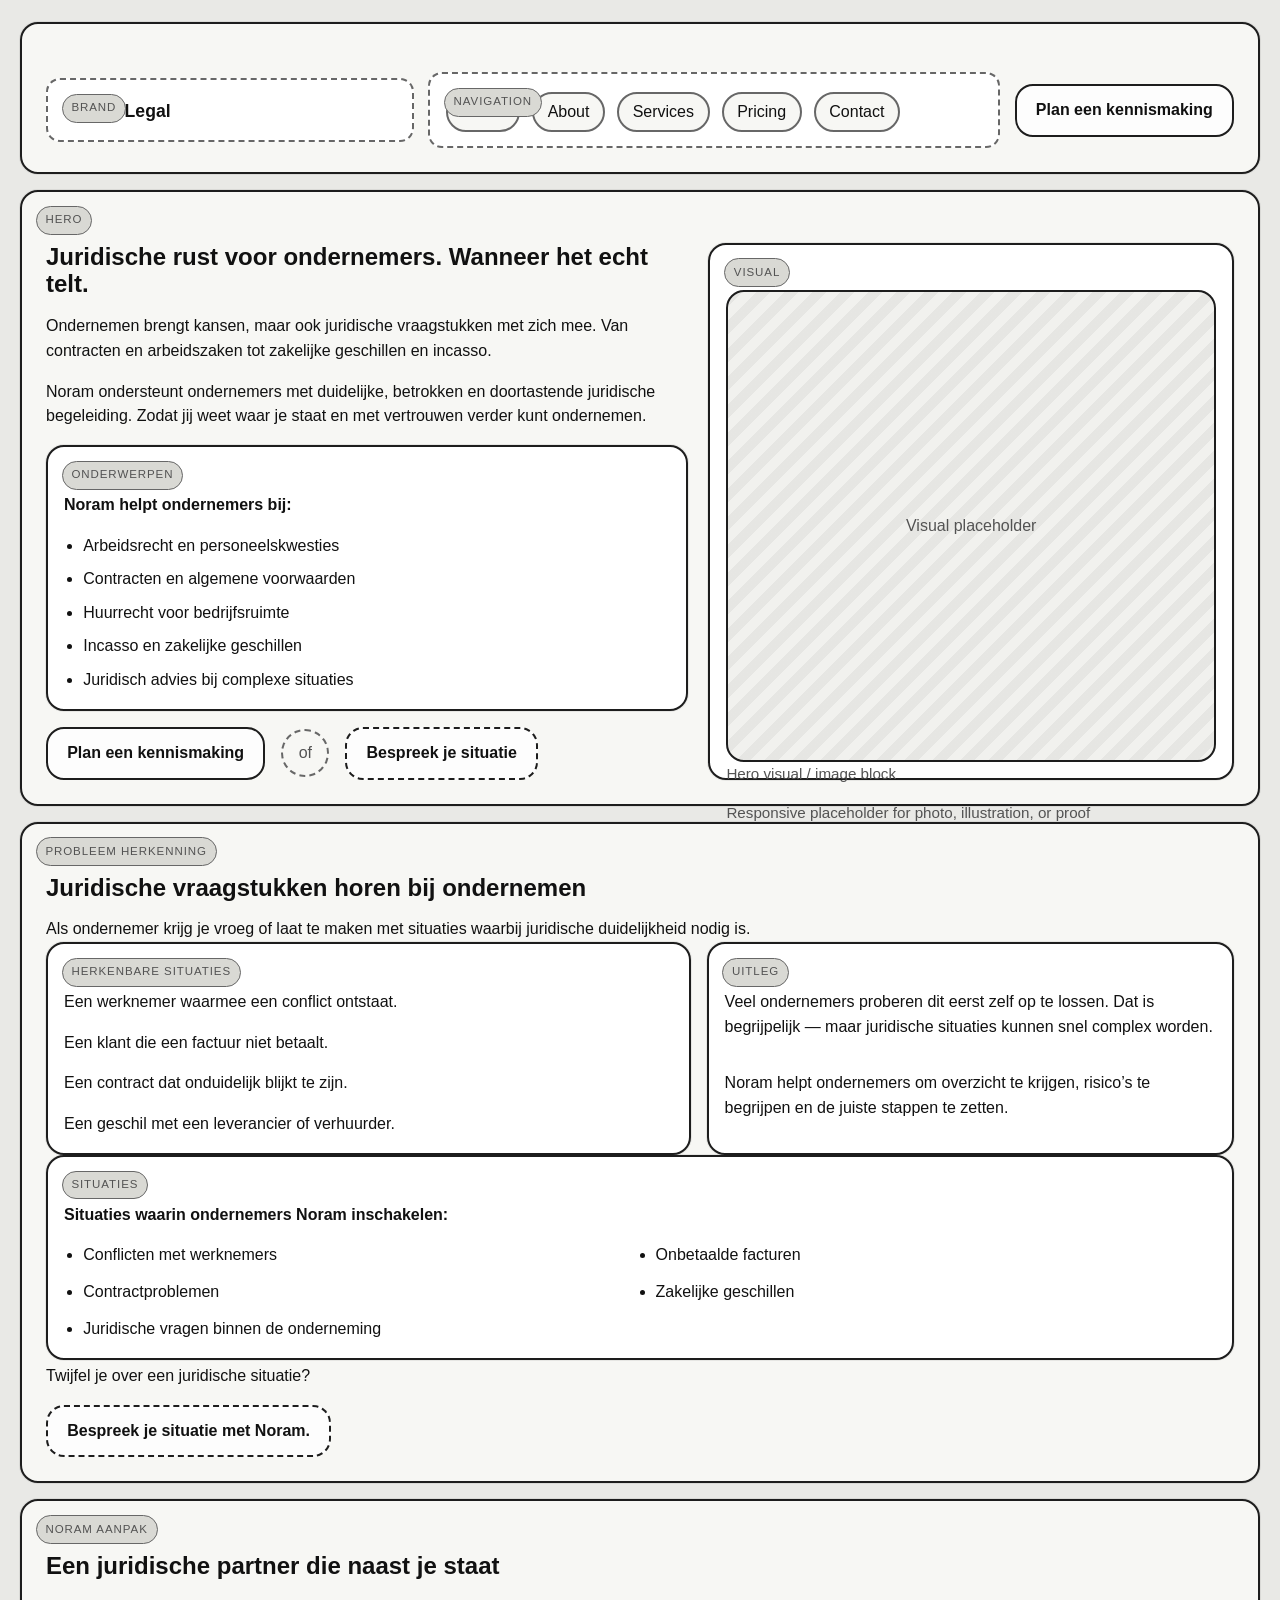
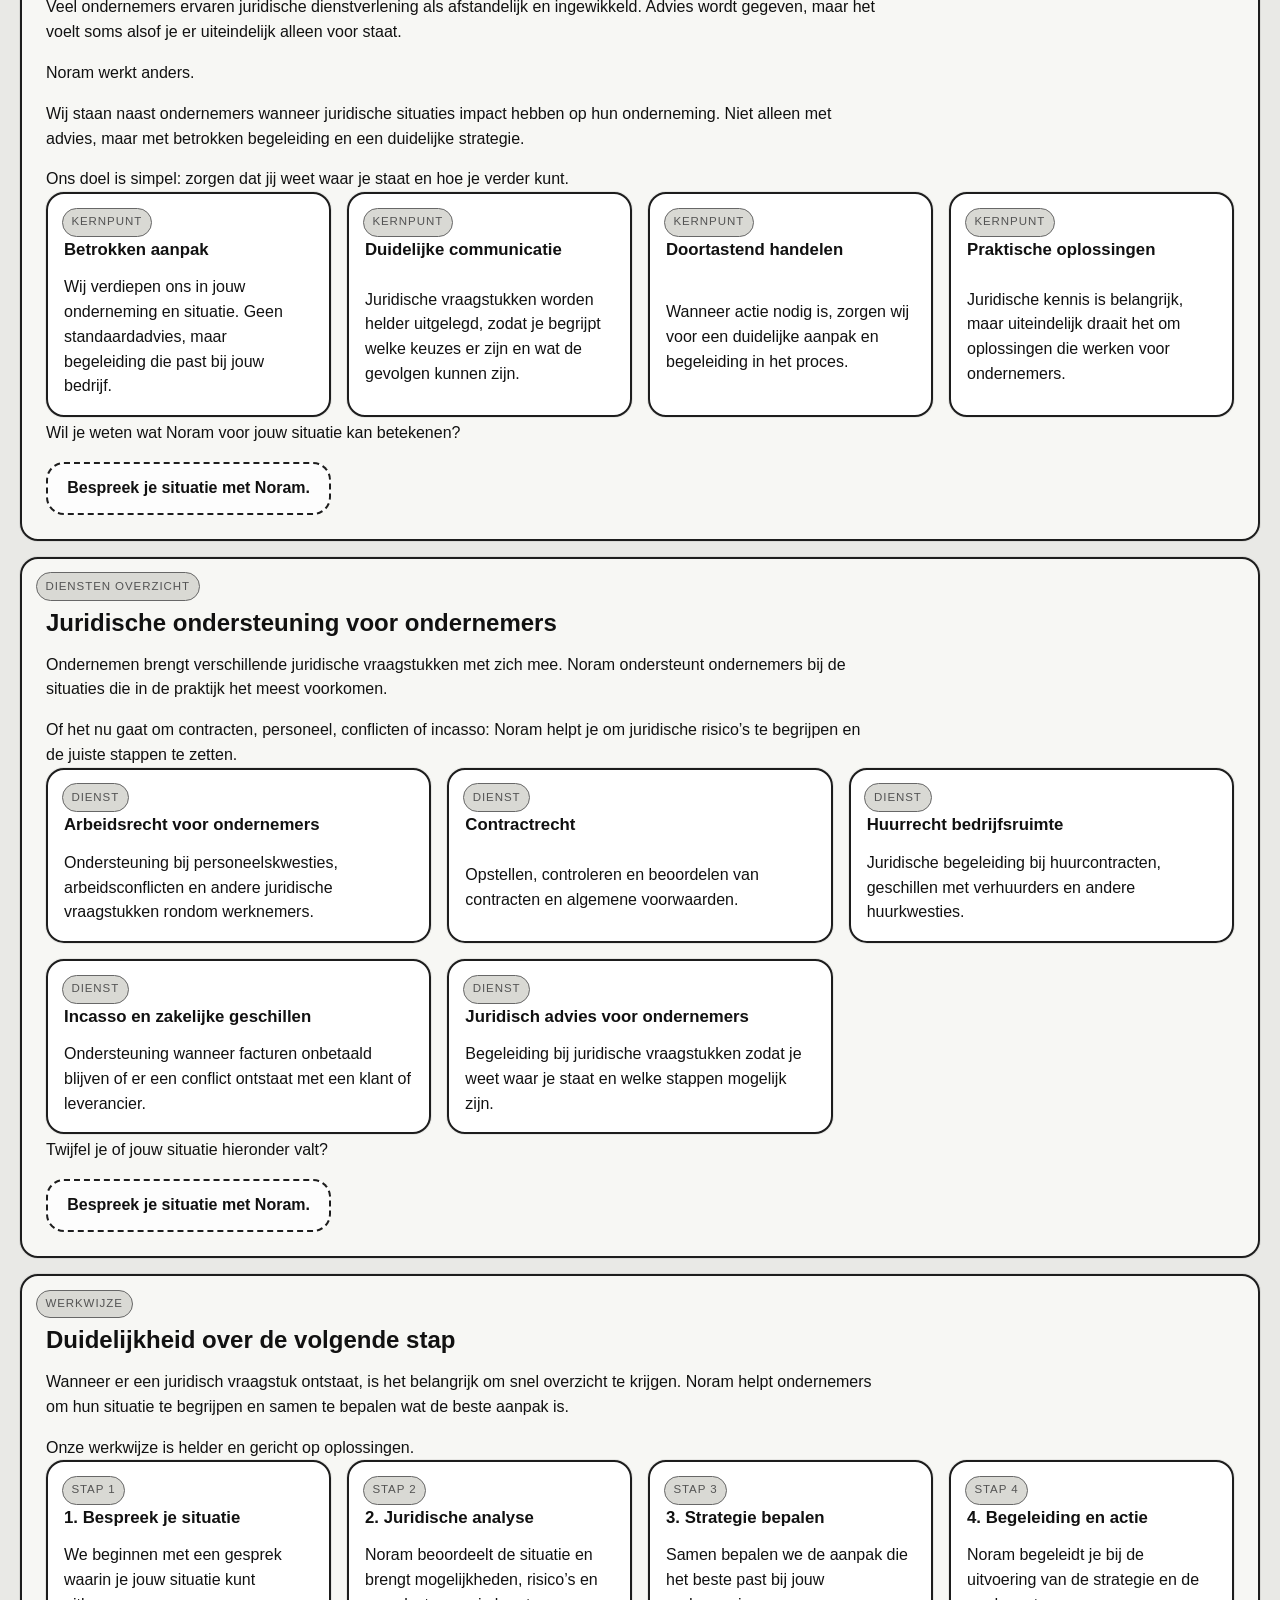
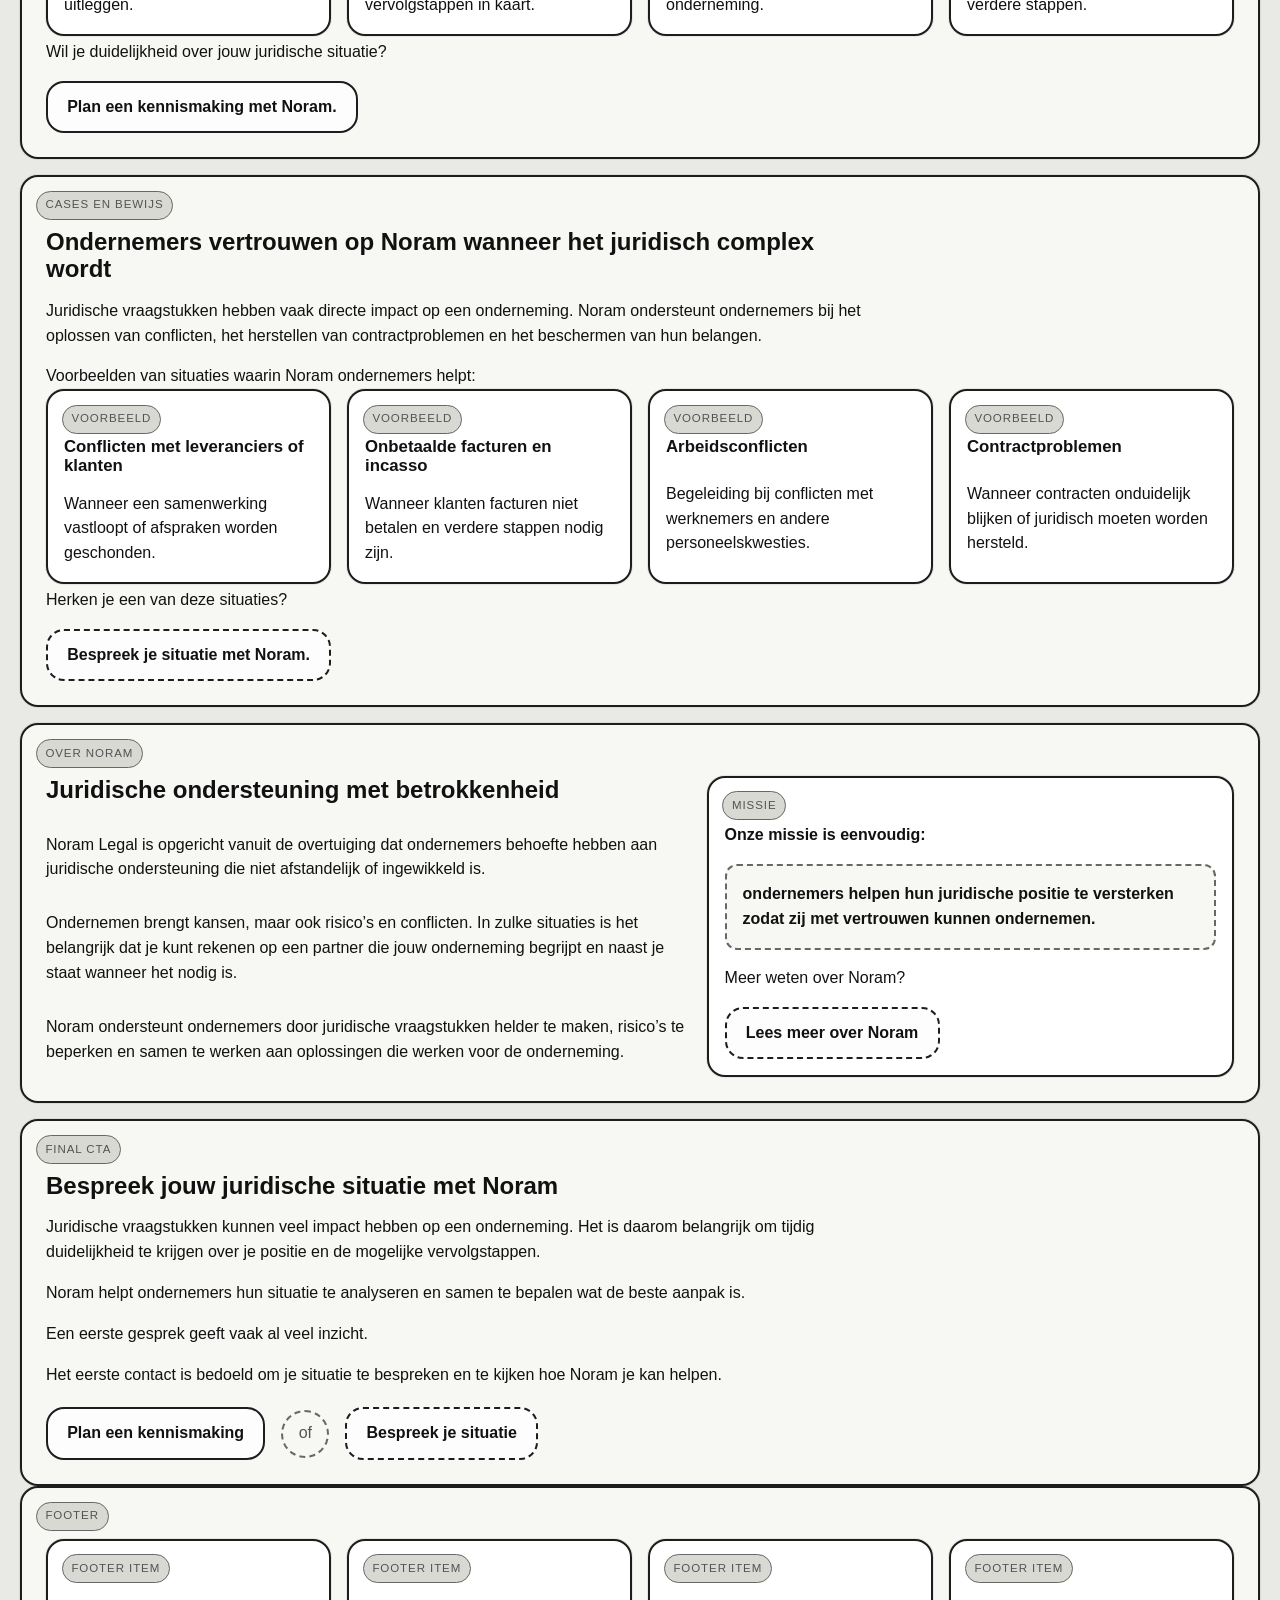
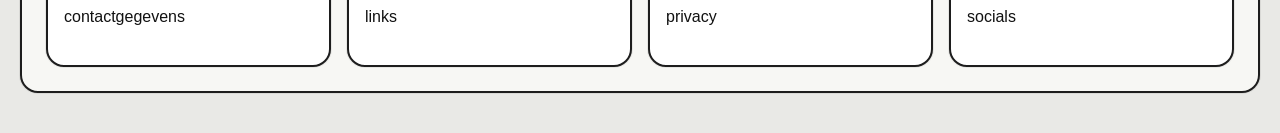
<file: site wireframe/index.html>
<!DOCTYPE html>
<html lang="nl">
  <head>
    <meta charset="UTF-8" />
    <meta name="viewport" content="width=device-width, initial-scale=1.0" />
    <title>Noram Legal | Homepage Wireframe</title>
    <link rel="stylesheet" href="assets/css/styles.css" />
  </head>
  <body>
    <div class="site-shell">
      <header class="wireframe-block site-header">
        <div class="header-brand" data-label="Brand">
          <a class="brand-link" href="index.html">Noram Legal</a>
        </div>
        <nav class="header-nav" data-label="Navigation" aria-label="Primary">
          <a class="nav-pill current-nav" href="index.html" aria-current="page">Home</a>
          <a class="nav-pill" href="about.html">About</a>
          <a class="nav-pill" href="services.html">Services</a>
          <a class="nav-pill" href="pricing.html">Pricing</a>
          <a class="nav-pill" href="contact.html">Contact</a>
        </nav>
        <a class="wireframe-button" href="contact.html">Plan een kennismaking</a>
      </header>

      <main class="page-main">
        <section class="wireframe-block section section-hero" data-section="Hero">
          <div class="section-content">
            <h1>Juridische rust voor ondernemers. Wanneer het echt telt.</h1>

            <p>
              Ondernemen brengt kansen, maar ook juridische vraagstukken met
              zich mee. Van contracten en arbeidszaken tot zakelijke geschillen
              en incasso.
            </p>

            <p>
              Noram ondersteunt ondernemers met duidelijke, betrokken en
              doortastende juridische begeleiding. Zodat jij weet waar je staat
              en met vertrouwen verder kunt ondernemen.
            </p>

            <div class="wireframe-card card-stack" data-label="Onderwerpen">
              <p class="card-heading">Noram helpt ondernemers bij:</p>
              <ul class="list-block">
                <li>Arbeidsrecht en personeelskwesties</li>
                <li>Contracten en algemene voorwaarden</li>
                <li>Huurrecht voor bedrijfsruimte</li>
                <li>Incasso en zakelijke geschillen</li>
                <li>Juridisch advies bij complexe situaties</li>
              </ul>
            </div>

            <div class="cta-group">
              <a class="wireframe-button" href="contact.html">Plan een kennismaking</a>
              <span class="cta-divider">of</span>
              <a
                class="wireframe-button wireframe-button-secondary"
                href="contact.html"
                >Bespreek je situatie</a
              >
            </div>
          </div>

          <div class="wireframe-card placeholder-card" data-label="Visual">
            <div class="media-placeholder">Visual placeholder</div>
            <div class="placeholder-copy">
              <span>Hero visual / image block</span>
              <span>Responsive placeholder for photo, illustration, or proof</span>
            </div>
          </div>
        </section>

        <section
          class="wireframe-block section section-problem"
          data-section="Probleem herkenning"
        >
          <div class="section-intro">
            <h2>Juridische vraagstukken horen bij ondernemen</h2>
            <p>
              Als ondernemer krijg je vroeg of laat te maken met situaties
              waarbij juridische duidelijkheid nodig is.
            </p>
          </div>

          <div class="section-grid two-column-grid">
            <div class="wireframe-card card-stack" data-label="Herkenbare situaties">
              <p>Een werknemer waarmee een conflict ontstaat.</p>
              <p>Een klant die een factuur niet betaalt.</p>
              <p>Een contract dat onduidelijk blijkt te zijn.</p>
              <p>Een geschil met een leverancier of verhuurder.</p>
            </div>

            <div class="wireframe-card card-stack" data-label="Uitleg">
              <p>
                Veel ondernemers proberen dit eerst zelf op te lossen. Dat is
                begrijpelijk — maar juridische situaties kunnen snel complex
                worden.
              </p>

              <p>
                Noram helpt ondernemers om overzicht te krijgen, risico’s te
                begrijpen en de juiste stappen te zetten.
              </p>
            </div>
          </div>

          <div class="wireframe-card card-stack" data-label="Situaties">
            <p class="card-heading">
              Situaties waarin ondernemers Noram inschakelen:
            </p>
            <ul class="list-grid">
              <li>Conflicten met werknemers</li>
              <li>Onbetaalde facturen</li>
              <li>Contractproblemen</li>
              <li>Zakelijke geschillen</li>
              <li>Juridische vragen binnen de onderneming</li>
            </ul>
          </div>

          <div class="inline-cta">
            <p>Twijfel je over een juridische situatie?</p>
            <a
              class="wireframe-button wireframe-button-secondary"
              href="contact.html"
              >Bespreek je situatie met Noram.</a
            >
          </div>
        </section>

        <section
          class="wireframe-block section section-approach"
          data-section="Noram aanpak"
        >
          <div class="section-intro">
            <h2>Een juridische partner die naast je staat</h2>
            <p>
              Veel ondernemers ervaren juridische dienstverlening als
              afstandelijk en ingewikkeld. Advies wordt gegeven, maar het voelt
              soms alsof je er uiteindelijk alleen voor staat.
            </p>

            <p>Noram werkt anders.</p>

            <p>
              Wij staan naast ondernemers wanneer juridische situaties impact
              hebben op hun onderneming. Niet alleen met advies, maar met
              betrokken begeleiding en een duidelijke strategie.
            </p>

            <p>
              Ons doel is simpel: zorgen dat jij weet waar je staat en hoe je
              verder kunt.
            </p>
          </div>

          <div class="card-grid feature-grid">
            <article class="wireframe-card card-stack" data-label="Kernpunt">
              <h3>Betrokken aanpak</h3>
              <p>
                Wij verdiepen ons in jouw onderneming en situatie. Geen
                standaardadvies, maar begeleiding die past bij jouw bedrijf.
              </p>
            </article>

            <article class="wireframe-card card-stack" data-label="Kernpunt">
              <h3>Duidelijke communicatie</h3>
              <p>
                Juridische vraagstukken worden helder uitgelegd, zodat je
                begrijpt welke keuzes er zijn en wat de gevolgen kunnen zijn.
              </p>
            </article>

            <article class="wireframe-card card-stack" data-label="Kernpunt">
              <h3>Doortastend handelen</h3>
              <p>
                Wanneer actie nodig is, zorgen wij voor een duidelijke aanpak en
                begeleiding in het proces.
              </p>
            </article>

            <article class="wireframe-card card-stack" data-label="Kernpunt">
              <h3>Praktische oplossingen</h3>
              <p>
                Juridische kennis is belangrijk, maar uiteindelijk draait het om
                oplossingen die werken voor ondernemers.
              </p>
            </article>
          </div>

          <div class="inline-cta">
            <p>Wil je weten wat Noram voor jouw situatie kan betekenen?</p>
            <a
              class="wireframe-button wireframe-button-secondary"
              href="contact.html"
              >Bespreek je situatie met Noram.</a
            >
          </div>
        </section>

        <section
          class="wireframe-block section section-services"
          data-section="Diensten overzicht"
        >
          <div class="section-intro">
            <h2>Juridische ondersteuning voor ondernemers</h2>
            <p>
              Ondernemen brengt verschillende juridische vraagstukken met zich
              mee. Noram ondersteunt ondernemers bij de situaties die in de
              praktijk het meest voorkomen.
            </p>

            <p>
              Of het nu gaat om contracten, personeel, conflicten of incasso:
              Noram helpt je om juridische risico’s te begrijpen en de juiste
              stappen te zetten.
            </p>
          </div>

          <div class="card-grid service-grid">
            <article class="wireframe-card card-stack" data-label="Dienst">
              <h3>Arbeidsrecht voor ondernemers</h3>
              <p>
                Ondersteuning bij personeelskwesties, arbeidsconflicten en
                andere juridische vraagstukken rondom werknemers.
              </p>
            </article>

            <article class="wireframe-card card-stack" data-label="Dienst">
              <h3>Contractrecht</h3>
              <p>
                Opstellen, controleren en beoordelen van contracten en algemene
                voorwaarden.
              </p>
            </article>

            <article class="wireframe-card card-stack" data-label="Dienst">
              <h3>Huurrecht bedrijfsruimte</h3>
              <p>
                Juridische begeleiding bij huurcontracten, geschillen met
                verhuurders en andere huurkwesties.
              </p>
            </article>

            <article class="wireframe-card card-stack" data-label="Dienst">
              <h3>Incasso en zakelijke geschillen</h3>
              <p>
                Ondersteuning wanneer facturen onbetaald blijven of er een
                conflict ontstaat met een klant of leverancier.
              </p>
            </article>

            <article class="wireframe-card card-stack" data-label="Dienst">
              <h3>Juridisch advies voor ondernemers</h3>
              <p>
                Begeleiding bij juridische vraagstukken zodat je weet waar je
                staat en welke stappen mogelijk zijn.
              </p>
            </article>
          </div>

          <div class="inline-cta">
            <p>Twijfel je of jouw situatie hieronder valt?</p>
            <a
              class="wireframe-button wireframe-button-secondary"
              href="contact.html"
              >Bespreek je situatie met Noram.</a
            >
          </div>
        </section>

        <section
          class="wireframe-block section section-process"
          data-section="Werkwijze"
        >
          <div class="section-intro">
            <h2>Duidelijkheid over de volgende stap</h2>
            <p>
              Wanneer er een juridisch vraagstuk ontstaat, is het belangrijk om
              snel overzicht te krijgen. Noram helpt ondernemers om hun situatie
              te begrijpen en samen te bepalen wat de beste aanpak is.
            </p>

            <p>Onze werkwijze is helder en gericht op oplossingen.</p>
          </div>

          <div class="card-grid steps-grid">
            <article class="wireframe-card card-stack step-card" data-label="Stap 1">
              <h3>1. Bespreek je situatie</h3>
              <p>
                We beginnen met een gesprek waarin je jouw situatie kunt
                uitleggen.
              </p>
            </article>

            <article class="wireframe-card card-stack step-card" data-label="Stap 2">
              <h3>2. Juridische analyse</h3>
              <p>
                Noram beoordeelt de situatie en brengt mogelijkheden, risico’s
                en vervolgstappen in kaart.
              </p>
            </article>

            <article class="wireframe-card card-stack step-card" data-label="Stap 3">
              <h3>3. Strategie bepalen</h3>
              <p>
                Samen bepalen we de aanpak die het beste past bij jouw
                onderneming.
              </p>
            </article>

            <article class="wireframe-card card-stack step-card" data-label="Stap 4">
              <h3>4. Begeleiding en actie</h3>
              <p>
                Noram begeleidt je bij de uitvoering van de strategie en de
                verdere stappen.
              </p>
            </article>
          </div>

          <div class="inline-cta">
            <p>Wil je duidelijkheid over jouw juridische situatie?</p>
            <a class="wireframe-button" href="contact.html"
              >Plan een kennismaking met Noram.</a
            >
          </div>
        </section>

        <section
          class="wireframe-block section section-proof"
          data-section="Cases en bewijs"
        >
          <div class="section-intro">
            <h2>
              Ondernemers vertrouwen op Noram wanneer het juridisch complex
              wordt
            </h2>
            <p>
              Juridische vraagstukken hebben vaak directe impact op een
              onderneming. Noram ondersteunt ondernemers bij het oplossen van
              conflicten, het herstellen van contractproblemen en het beschermen
              van hun belangen.
            </p>

            <p>Voorbeelden van situaties waarin Noram ondernemers helpt:</p>
          </div>

          <div class="card-grid proof-grid">
            <article class="wireframe-card card-stack" data-label="Voorbeeld">
              <h3>Conflicten met leveranciers of klanten</h3>
              <p>
                Wanneer een samenwerking vastloopt of afspraken worden
                geschonden.
              </p>
            </article>

            <article class="wireframe-card card-stack" data-label="Voorbeeld">
              <h3>Onbetaalde facturen en incasso</h3>
              <p>
                Wanneer klanten facturen niet betalen en verdere stappen nodig
                zijn.
              </p>
            </article>

            <article class="wireframe-card card-stack" data-label="Voorbeeld">
              <h3>Arbeidsconflicten</h3>
              <p>
                Begeleiding bij conflicten met werknemers en andere
                personeelskwesties.
              </p>
            </article>

            <article class="wireframe-card card-stack" data-label="Voorbeeld">
              <h3>Contractproblemen</h3>
              <p>
                Wanneer contracten onduidelijk blijken of juridisch moeten
                worden hersteld.
              </p>
            </article>
          </div>

          <div class="inline-cta">
            <p>Herken je een van deze situaties?</p>
            <a
              class="wireframe-button wireframe-button-secondary"
              href="contact.html"
              >Bespreek je situatie met Noram.</a
            >
          </div>
        </section>

        <section
          class="wireframe-block section section-about"
          data-section="Over Noram"
        >
          <div class="section-grid two-column-grid">
            <div class="section-intro">
              <h2>Juridische ondersteuning met betrokkenheid</h2>
              <p>
                Noram Legal is opgericht vanuit de overtuiging dat ondernemers
                behoefte hebben aan juridische ondersteuning die niet
                afstandelijk of ingewikkeld is.
              </p>

              <p>
                Ondernemen brengt kansen, maar ook risico’s en conflicten. In
                zulke situaties is het belangrijk dat je kunt rekenen op een
                partner die jouw onderneming begrijpt en naast je staat wanneer
                het nodig is.
              </p>

              <p>
                Noram ondersteunt ondernemers door juridische vraagstukken
                helder te maken, risico’s te beperken en samen te werken aan
                oplossingen die werken voor de onderneming.
              </p>
            </div>

            <div class="wireframe-card card-stack" data-label="Missie">
              <p class="card-heading">Onze missie is eenvoudig:</p>
              <p class="mission-copy">
                ondernemers helpen hun juridische positie te versterken zodat
                zij met vertrouwen kunnen ondernemen.
              </p>

              <p>Meer weten over Noram?</p>
              <a class="wireframe-link" href="about.html">Lees meer over Noram</a>
            </div>
          </div>
        </section>

        <section
          id="final-cta"
          class="wireframe-block section section-final-cta"
          data-section="Final CTA"
        >
          <div class="section-intro">
            <h2>Bespreek jouw juridische situatie met Noram</h2>
            <p>
              Juridische vraagstukken kunnen veel impact hebben op een
              onderneming. Het is daarom belangrijk om tijdig duidelijkheid te
              krijgen over je positie en de mogelijke vervolgstappen.
            </p>

            <p>
              Noram helpt ondernemers hun situatie te analyseren en samen te
              bepalen wat de beste aanpak is.
            </p>

            <p>Een eerste gesprek geeft vaak al veel inzicht.</p>

            <p>
              Het eerste contact is bedoeld om je situatie te bespreken en te
              kijken hoe Noram je kan helpen.
            </p>
          </div>

          <div class="cta-group cta-group-wide">
            <a class="wireframe-button" href="contact.html">Plan een kennismaking</a>
            <span class="cta-divider">of</span>
            <a
              class="wireframe-button wireframe-button-secondary"
              href="contact.html"
              >Bespreek je situatie</a
            >
          </div>
        </section>
      </main>

      <footer class="wireframe-block site-footer" data-section="Footer">
        <div class="footer-grid">
          <div class="wireframe-card footer-card" data-label="Footer item">
            <p>contactgegevens</p>
          </div>
          <div class="wireframe-card footer-card" data-label="Footer item">
            <p>links</p>
          </div>
          <div class="wireframe-card footer-card" data-label="Footer item">
            <p>privacy</p>
          </div>
          <div class="wireframe-card footer-card" data-label="Footer item">
            <p>socials</p>
          </div>
        </div>
      </footer>
    </div>
  </body>
</html>
</file>
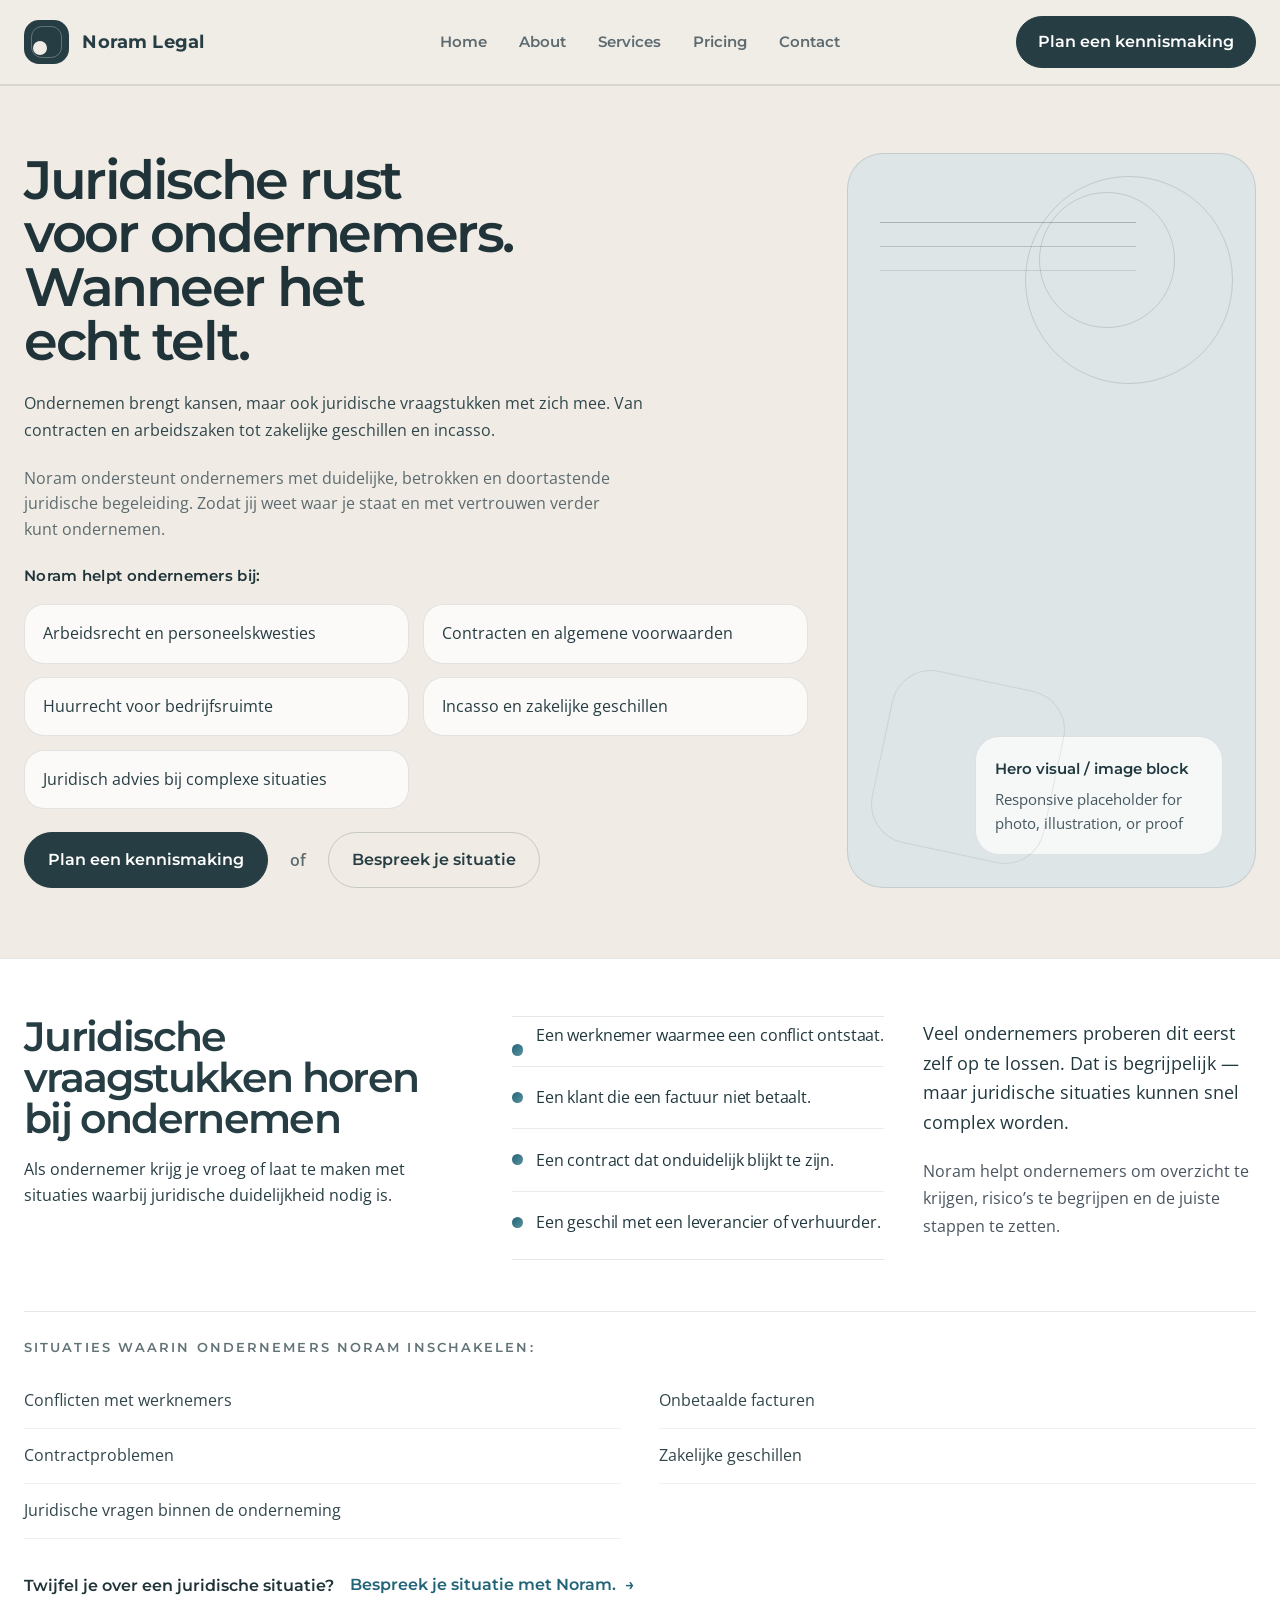
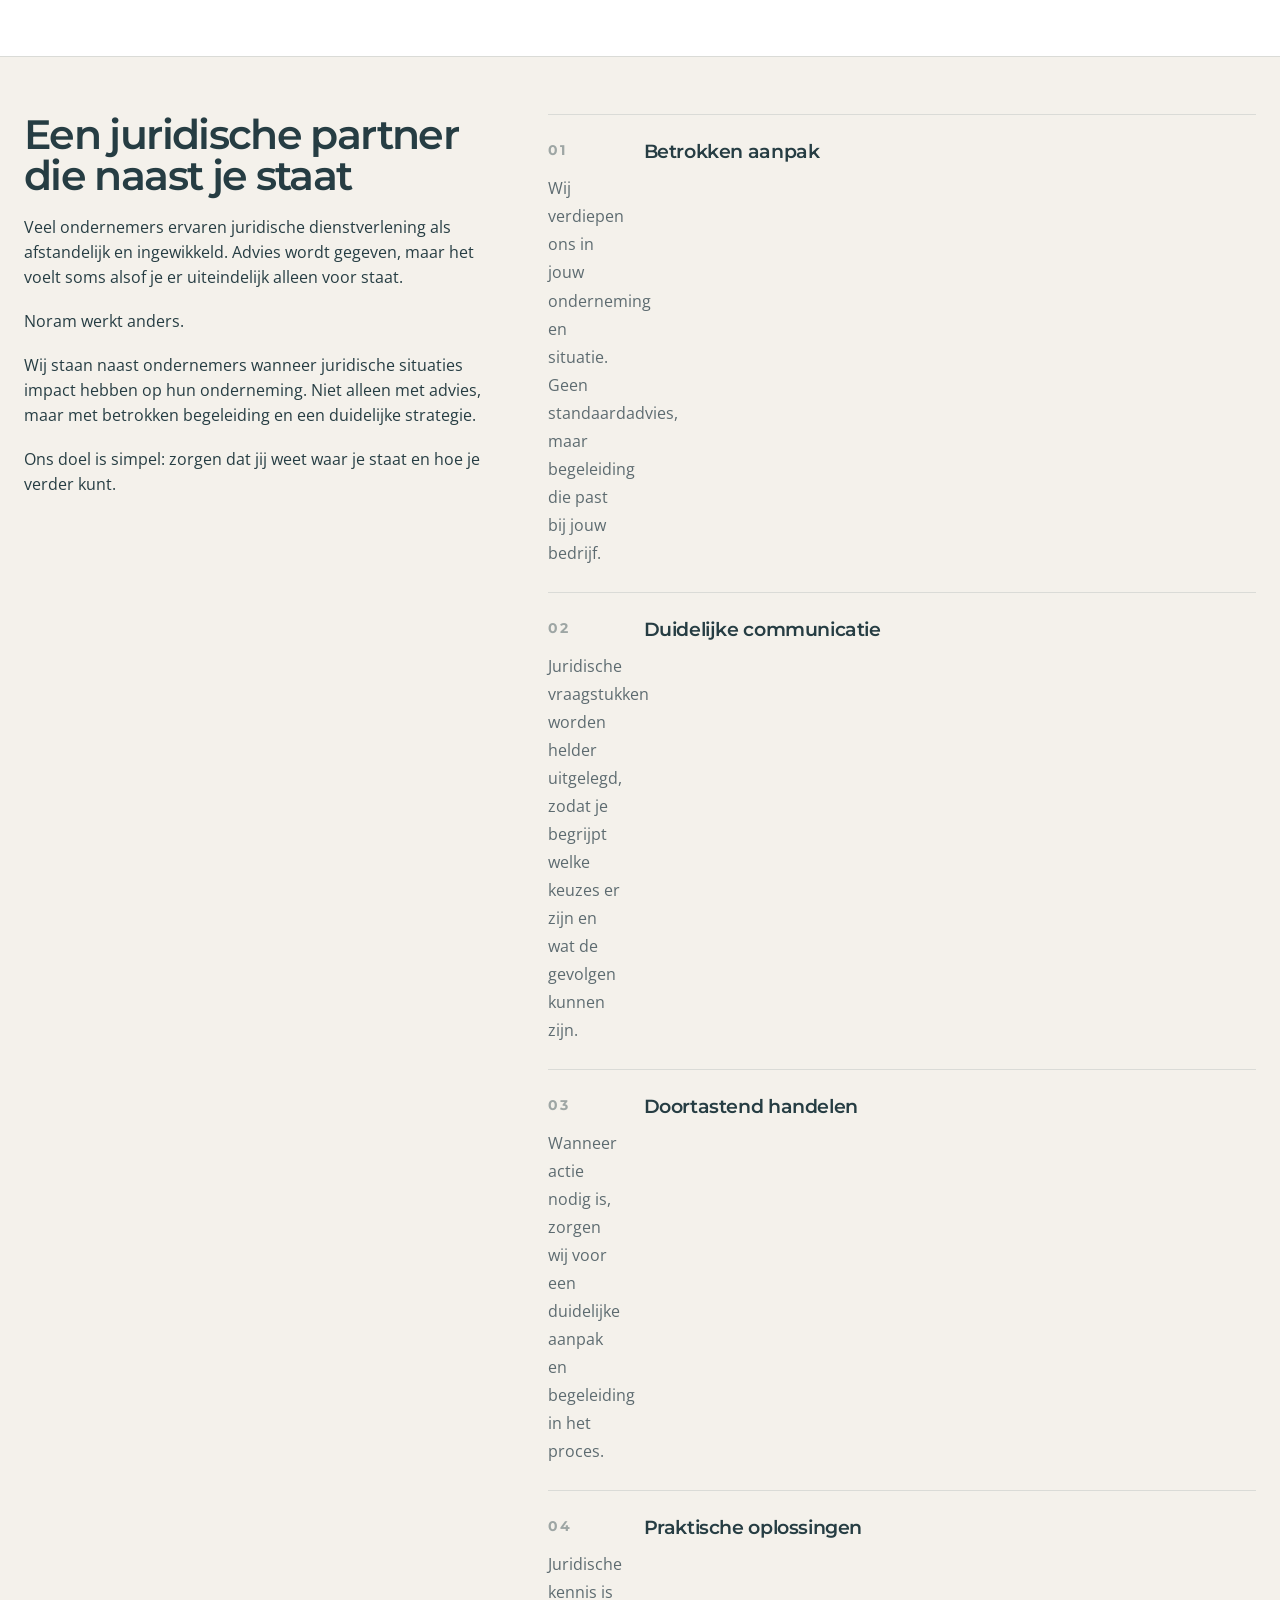
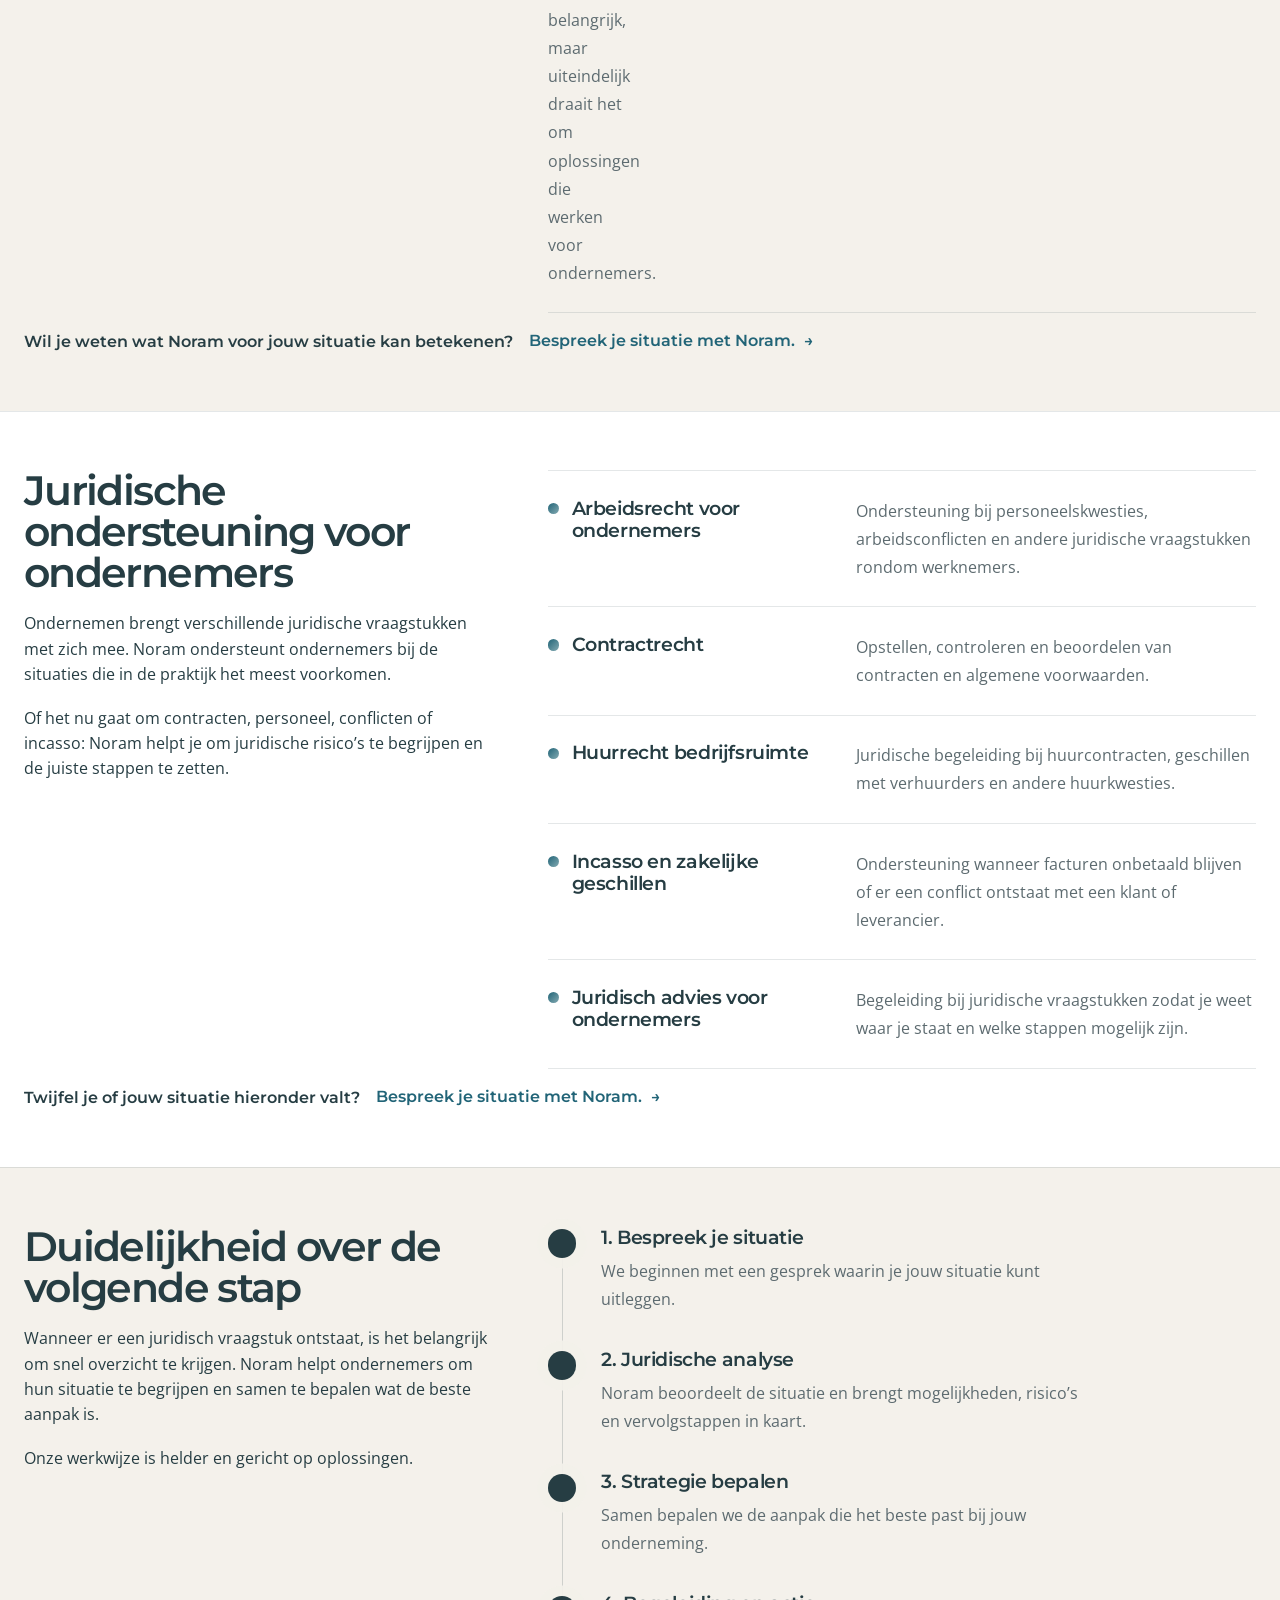
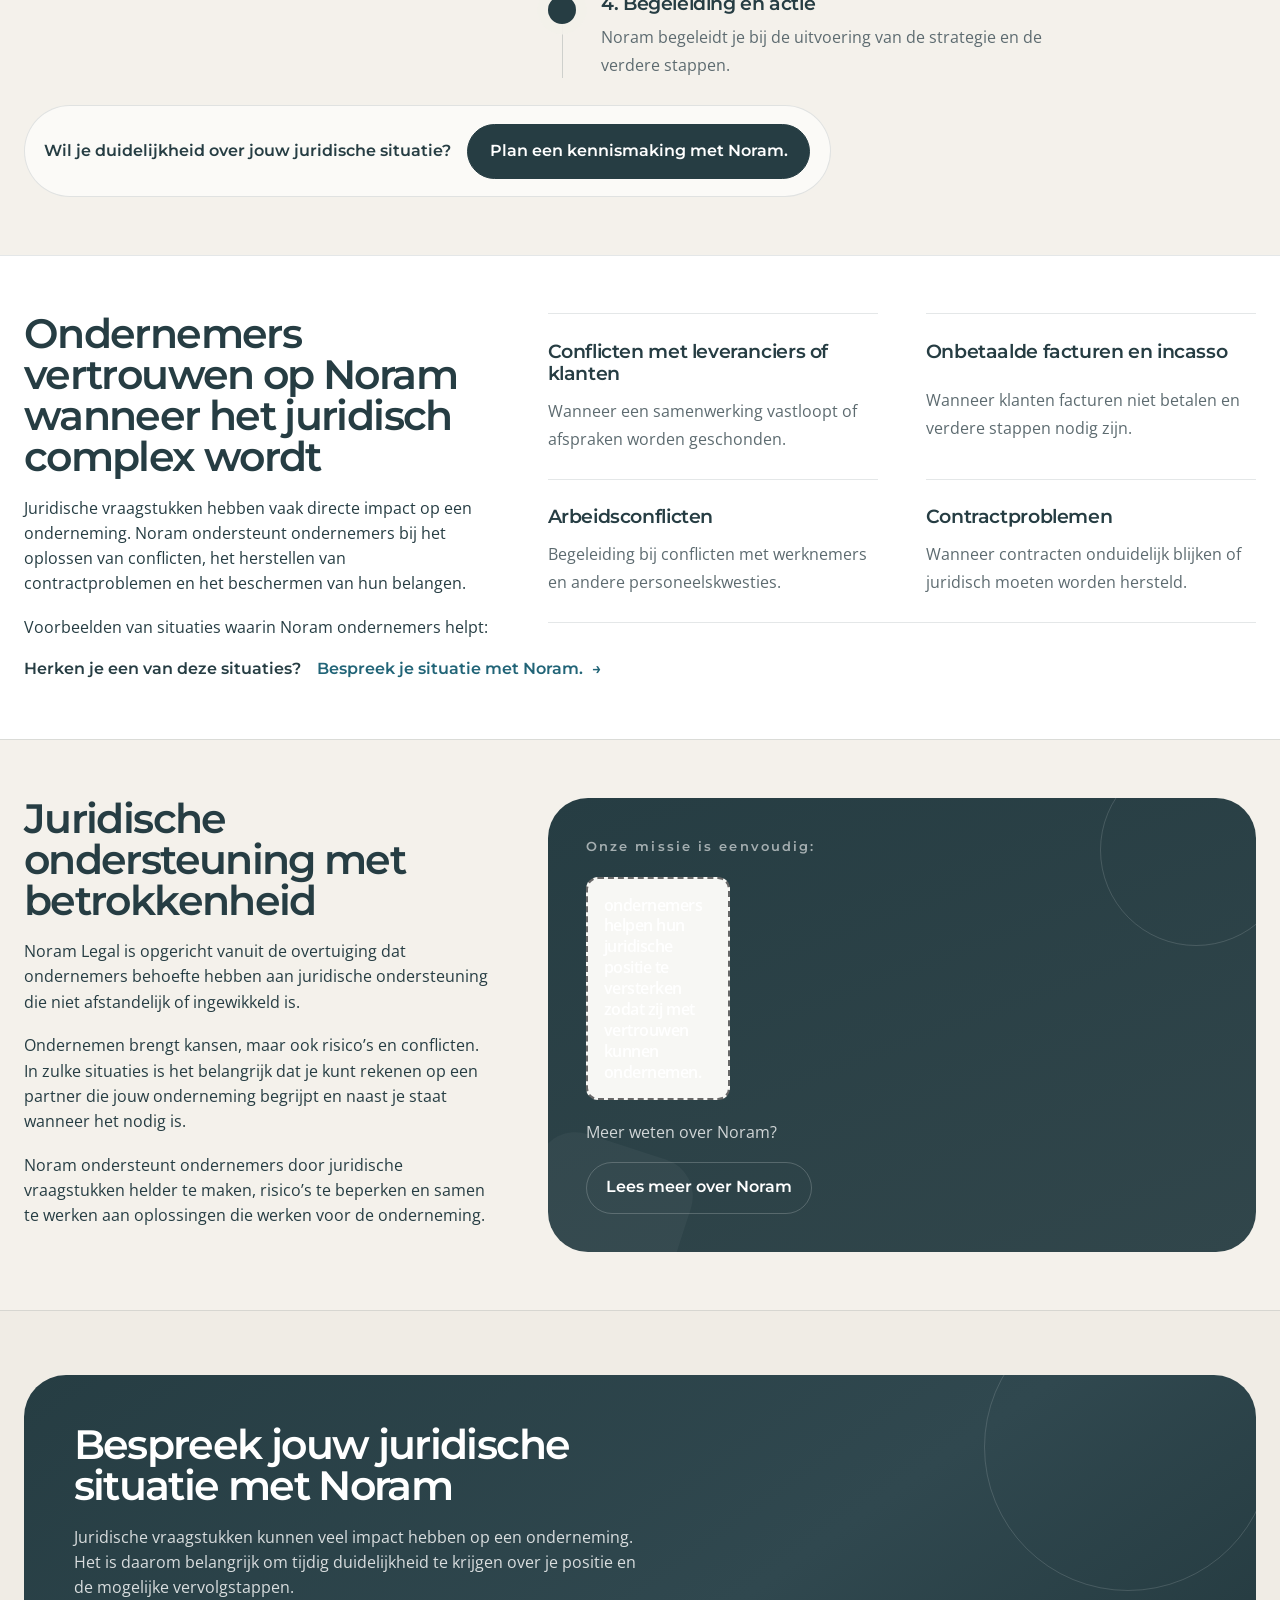
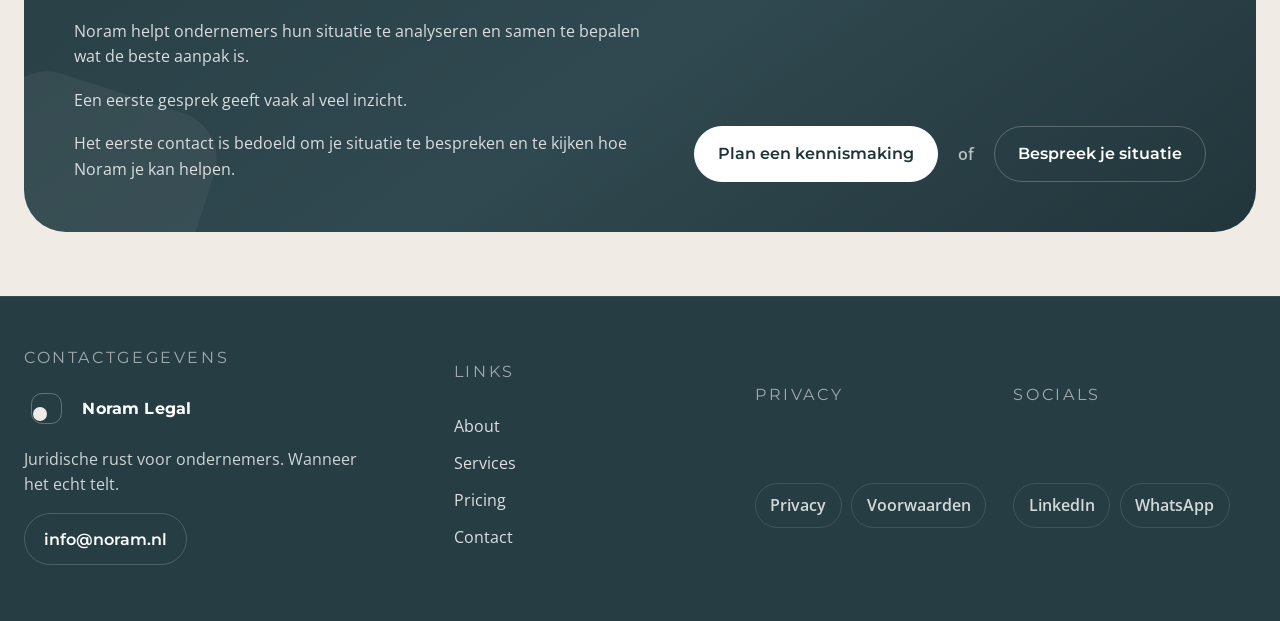
<file: site/index.html>
<!DOCTYPE html>
<html lang="nl">
  <head>
    <meta charset="UTF-8" />
    <meta name="viewport" content="width=device-width, initial-scale=1.0" />
    <title>Noram Legal | Juridische partner voor ondernemers</title>
    <link rel="preconnect" href="https://fonts.googleapis.com" />
    <link rel="preconnect" href="https://fonts.gstatic.com" crossorigin />
    <link
      href="https://fonts.googleapis.com/css2?family=Montserrat:wght@500;600;700&amp;family=Open+Sans:wght@400;500;600&amp;display=swap"
      rel="stylesheet"
    />
    <link rel="stylesheet" href="assets/css/styles.css" />
  </head>
  <body class="home-page">
    <div class="site-shell">
      <header class="wireframe-block site-header home-header">
        <div class="header-brand">
          <span class="brand-mark" aria-hidden="true"></span>
          <a class="brand-link" href="index.html">Noram Legal</a>
        </div>
        <button
          class="menu-toggle"
          type="button"
          aria-expanded="false"
          aria-controls="primary-nav"
          aria-label="Open menu"
        >
          <span class="menu-toggle-line" aria-hidden="true"></span>
          <span class="menu-toggle-line" aria-hidden="true"></span>
          <span class="menu-toggle-line" aria-hidden="true"></span>
          <span class="menu-toggle-text">Menu</span>
        </button>
        <nav class="header-nav" id="primary-nav" aria-label="Primary">
          <a class="nav-pill current-nav" href="index.html" aria-current="page">Home</a>
          <a class="nav-pill" href="about.html">About</a>
          <a class="nav-pill" href="services.html">Services</a>
          <a class="nav-pill" href="pricing.html">Pricing</a>
          <a class="nav-pill" href="contact.html">Contact</a>
        </nav>
        <a class="wireframe-button header-cta" href="contact.html"
          >Plan een kennismaking</a
        >
      </header>

      <main class="page-main">
        <section class="wireframe-block section section-hero home-hero">
          <div class="section-content">
            <h1>Juridische rust voor ondernemers. Wanneer het echt telt.</h1>

            <p class="hero-lead">
              Ondernemen brengt kansen, maar ook juridische vraagstukken met
              zich mee. Van contracten en arbeidszaken tot zakelijke geschillen
              en incasso.
            </p>

            <p class="hero-support">
              Noram ondersteunt ondernemers met duidelijke, betrokken en
              doortastende juridische begeleiding. Zodat jij weet waar je staat
              en met vertrouwen verder kunt ondernemen.
            </p>

            <div class="wireframe-card card-stack hero-topics">
              <p class="card-heading">Noram helpt ondernemers bij:</p>
              <ul class="list-block">
                <li>Arbeidsrecht en personeelskwesties</li>
                <li>Contracten en algemene voorwaarden</li>
                <li>Huurrecht voor bedrijfsruimte</li>
                <li>Incasso en zakelijke geschillen</li>
                <li>Juridisch advies bij complexe situaties</li>
              </ul>
            </div>

            <div class="cta-group">
              <a class="wireframe-button" href="contact.html">Plan een kennismaking</a>
              <span class="cta-divider">of</span>
              <a
                class="wireframe-button wireframe-button-secondary"
                href="contact.html"
                >Bespreek je situatie</a
              >
            </div>
          </div>

          <div class="wireframe-card placeholder-card hero-visual">
            <div class="media-placeholder">Visual placeholder</div>
            <div class="placeholder-copy hero-visual-copy">
              <span>Hero visual / image block</span>
              <span>Responsive placeholder for photo, illustration, or proof</span>
            </div>
          </div>
        </section>

        <section
          class="wireframe-block section section-problem home-problem"
          data-section="Probleem herkenning"
        >
          <div class="problem-shell">
            <div class="section-intro problem-intro">
              <h2>Juridische vraagstukken horen bij ondernemen</h2>
              <p>
                Als ondernemer krijg je vroeg of laat te maken met situaties
                waarbij juridische duidelijkheid nodig is.
              </p>
            </div>

            <div class="problem-grid">
              <div class="problem-examples">
                <p>Een werknemer waarmee een conflict ontstaat.</p>
                <p>Een klant die een factuur niet betaalt.</p>
                <p>Een contract dat onduidelijk blijkt te zijn.</p>
                <p>Een geschil met een leverancier of verhuurder.</p>
              </div>

              <div class="problem-explainer">
                <p>
                  Veel ondernemers proberen dit eerst zelf op te lossen. Dat is
                  begrijpelijk — maar juridische situaties kunnen snel complex
                  worden.
                </p>

                <p>
                  Noram helpt ondernemers om overzicht te krijgen, risico’s te
                  begrijpen en de juiste stappen te zetten.
                </p>
              </div>
            </div>
          </div>

          <div class="problem-summary">
            <p class="card-heading">
              Situaties waarin ondernemers Noram inschakelen:
            </p>
            <ul class="list-grid">
              <li>Conflicten met werknemers</li>
              <li>Onbetaalde facturen</li>
              <li>Contractproblemen</li>
              <li>Zakelijke geschillen</li>
              <li>Juridische vragen binnen de onderneming</li>
            </ul>
          </div>

          <div class="inline-cta problem-cta">
            <p>Twijfel je over een juridische situatie?</p>
            <a
              class="wireframe-button wireframe-button-secondary"
              href="contact.html"
              >Bespreek je situatie met Noram.</a
            >
          </div>
        </section>

        <section
          class="wireframe-block section section-approach"
          data-section="Noram aanpak"
        >
          <div class="approach-shell">
            <div class="section-intro approach-intro">
              <h2>Een juridische partner die naast je staat</h2>
              <p>
                Veel ondernemers ervaren juridische dienstverlening als
                afstandelijk en ingewikkeld. Advies wordt gegeven, maar het voelt
                soms alsof je er uiteindelijk alleen voor staat.
              </p>

              <p>Noram werkt anders.</p>

              <p>
                Wij staan naast ondernemers wanneer juridische situaties impact
                hebben op hun onderneming. Niet alleen met advies, maar met
                betrokken begeleiding en een duidelijke strategie.
              </p>

              <p>
                Ons doel is simpel: zorgen dat jij weet waar je staat en hoe je
                verder kunt.
              </p>
            </div>

            <div class="approach-principles">
              <article class="approach-principle">
                <h3>Betrokken aanpak</h3>
                <p>
                  Wij verdiepen ons in jouw onderneming en situatie. Geen
                  standaardadvies, maar begeleiding die past bij jouw bedrijf.
                </p>
              </article>

              <article class="approach-principle">
                <h3>Duidelijke communicatie</h3>
                <p>
                  Juridische vraagstukken worden helder uitgelegd, zodat je
                  begrijpt welke keuzes er zijn en wat de gevolgen kunnen zijn.
                </p>
              </article>

              <article class="approach-principle">
                <h3>Doortastend handelen</h3>
                <p>
                  Wanneer actie nodig is, zorgen wij voor een duidelijke aanpak en
                  begeleiding in het proces.
                </p>
              </article>

              <article class="approach-principle">
                <h3>Praktische oplossingen</h3>
                <p>
                  Juridische kennis is belangrijk, maar uiteindelijk draait het om
                  oplossingen die werken voor ondernemers.
                </p>
              </article>
            </div>
          </div>

          <div class="inline-cta">
            <p>Wil je weten wat Noram voor jouw situatie kan betekenen?</p>
            <a
              class="wireframe-button wireframe-button-secondary"
              href="contact.html"
              >Bespreek je situatie met Noram.</a
            >
          </div>
        </section>

        <section
          class="wireframe-block section section-services"
          data-section="Diensten overzicht"
        >
          <div class="services-shell">
            <div class="section-intro services-intro">
              <h2>Juridische ondersteuning voor ondernemers</h2>
              <p>
                Ondernemen brengt verschillende juridische vraagstukken met zich
                mee. Noram ondersteunt ondernemers bij de situaties die in de
                praktijk het meest voorkomen.
              </p>

              <p>
                Of het nu gaat om contracten, personeel, conflicten of incasso:
                Noram helpt je om juridische risico’s te begrijpen en de juiste
                stappen te zetten.
              </p>
            </div>

            <div class="service-list">
              <article class="service-entry">
                <h3>Arbeidsrecht voor ondernemers</h3>
                <p>
                  Ondersteuning bij personeelskwesties, arbeidsconflicten en
                  andere juridische vraagstukken rondom werknemers.
                </p>
              </article>

              <article class="service-entry">
                <h3>Contractrecht</h3>
                <p>
                  Opstellen, controleren en beoordelen van contracten en algemene
                  voorwaarden.
                </p>
              </article>

              <article class="service-entry">
                <h3>Huurrecht bedrijfsruimte</h3>
                <p>
                  Juridische begeleiding bij huurcontracten, geschillen met
                  verhuurders en andere huurkwesties.
                </p>
              </article>

              <article class="service-entry">
                <h3>Incasso en zakelijke geschillen</h3>
                <p>
                  Ondersteuning wanneer facturen onbetaald blijven of er een
                  conflict ontstaat met een klant of leverancier.
                </p>
              </article>

              <article class="service-entry">
                <h3>Juridisch advies voor ondernemers</h3>
                <p>
                  Begeleiding bij juridische vraagstukken zodat je weet waar je
                  staat en welke stappen mogelijk zijn.
                </p>
              </article>
            </div>
          </div>

          <div class="inline-cta">
            <p>Twijfel je of jouw situatie hieronder valt?</p>
            <a
              class="wireframe-button wireframe-button-secondary"
              href="contact.html"
              >Bespreek je situatie met Noram.</a
            >
          </div>
        </section>

        <section
          class="wireframe-block section section-process"
          data-section="Werkwijze"
        >
          <div class="process-shell">
            <div class="section-intro process-intro">
              <h2>Duidelijkheid over de volgende stap</h2>
              <p>
                Wanneer er een juridisch vraagstuk ontstaat, is het belangrijk om
                snel overzicht te krijgen. Noram helpt ondernemers om hun situatie
                te begrijpen en samen te bepalen wat de beste aanpak is.
              </p>

              <p>Onze werkwijze is helder en gericht op oplossingen.</p>
            </div>

            <ol class="process-list">
              <li class="process-step">
                <div class="process-copy">
                  <h3>1. Bespreek je situatie</h3>
                  <p>
                    We beginnen met een gesprek waarin je jouw situatie kunt
                    uitleggen.
                  </p>
                </div>
              </li>

              <li class="process-step">
                <div class="process-copy">
                  <h3>2. Juridische analyse</h3>
                  <p>
                    Noram beoordeelt de situatie en brengt mogelijkheden, risico’s
                    en vervolgstappen in kaart.
                  </p>
                </div>
              </li>

              <li class="process-step">
                <div class="process-copy">
                  <h3>3. Strategie bepalen</h3>
                  <p>
                    Samen bepalen we de aanpak die het beste past bij jouw
                    onderneming.
                  </p>
                </div>
              </li>

              <li class="process-step">
                <div class="process-copy">
                  <h3>4. Begeleiding en actie</h3>
                  <p>
                    Noram begeleidt je bij de uitvoering van de strategie en de
                    verdere stappen.
                  </p>
                </div>
              </li>
            </ol>
          </div>

          <div class="inline-cta">
            <p>Wil je duidelijkheid over jouw juridische situatie?</p>
            <a class="wireframe-button" href="contact.html"
              >Plan een kennismaking met Noram.</a
            >
          </div>
        </section>

        <section
          class="wireframe-block section section-proof"
          data-section="Cases en bewijs"
        >
          <div class="proof-shell">
            <div class="section-intro proof-intro">
              <h2>
                Ondernemers vertrouwen op Noram wanneer het juridisch complex
                wordt
              </h2>
              <p>
                Juridische vraagstukken hebben vaak directe impact op een
                onderneming. Noram ondersteunt ondernemers bij het oplossen van
                conflicten, het herstellen van contractproblemen en het beschermen
                van hun belangen.
              </p>

              <p>Voorbeelden van situaties waarin Noram ondernemers helpt:</p>
            </div>

            <div class="proof-list">
              <article class="proof-item">
                <h3>Conflicten met leveranciers of klanten</h3>
                <p>
                  Wanneer een samenwerking vastloopt of afspraken worden
                  geschonden.
                </p>
              </article>

              <article class="proof-item">
                <h3>Onbetaalde facturen en incasso</h3>
                <p>
                  Wanneer klanten facturen niet betalen en verdere stappen nodig
                  zijn.
                </p>
              </article>

              <article class="proof-item">
                <h3>Arbeidsconflicten</h3>
                <p>
                  Begeleiding bij conflicten met werknemers en andere
                  personeelskwesties.
                </p>
              </article>

              <article class="proof-item">
                <h3>Contractproblemen</h3>
                <p>
                  Wanneer contracten onduidelijk blijken of juridisch moeten
                  worden hersteld.
                </p>
              </article>
            </div>
          </div>

          <div class="inline-cta">
            <p>Herken je een van deze situaties?</p>
            <a
              class="wireframe-button wireframe-button-secondary"
              href="contact.html"
              >Bespreek je situatie met Noram.</a
            >
          </div>
        </section>

        <section
          class="wireframe-block section section-about"
          data-section="Over Noram"
        >
          <div class="about-shell">
            <div class="section-intro about-intro">
              <h2>Juridische ondersteuning met betrokkenheid</h2>
              <p>
                Noram Legal is opgericht vanuit de overtuiging dat ondernemers
                behoefte hebben aan juridische ondersteuning die niet
                afstandelijk of ingewikkeld is.
              </p>

              <p>
                Ondernemen brengt kansen, maar ook risico’s en conflicten. In
                zulke situaties is het belangrijk dat je kunt rekenen op een
                partner die jouw onderneming begrijpt en naast je staat wanneer
                het nodig is.
              </p>

              <p>
                Noram ondersteunt ondernemers door juridische vraagstukken
                helder te maken, risico’s te beperken en samen te werken aan
                oplossingen die werken voor de onderneming.
              </p>
            </div>

            <div class="about-aside">
              <p class="card-heading">Onze missie is eenvoudig:</p>
              <p class="mission-copy">
                ondernemers helpen hun juridische positie te versterken zodat
                zij met vertrouwen kunnen ondernemen.
              </p>

              <div class="about-link-group">
                <p>Meer weten over Noram?</p>
                <a class="wireframe-link" href="about.html">Lees meer over Noram</a>
              </div>
            </div>
          </div>
        </section>

        <section
          id="final-cta"
          class="wireframe-block section section-final-cta"
          data-section="Final CTA"
        >
          <div class="final-cta-panel">
            <div class="section-intro final-cta-intro">
              <h2>Bespreek jouw juridische situatie met Noram</h2>
              <p>
                Juridische vraagstukken kunnen veel impact hebben op een
                onderneming. Het is daarom belangrijk om tijdig duidelijkheid te
                krijgen over je positie en de mogelijke vervolgstappen.
              </p>

              <p>
                Noram helpt ondernemers hun situatie te analyseren en samen te
                bepalen wat de beste aanpak is.
              </p>

              <p>Een eerste gesprek geeft vaak al veel inzicht.</p>

              <p>
                Het eerste contact is bedoeld om je situatie te bespreken en te
                kijken hoe Noram je kan helpen.
              </p>
            </div>

            <div class="cta-group cta-group-wide final-cta-actions">
              <a class="wireframe-button" href="contact.html">Plan een kennismaking</a>
              <span class="cta-divider">of</span>
              <a
                class="wireframe-button wireframe-button-secondary"
                href="contact.html"
                >Bespreek je situatie</a
              >
            </div>
          </div>
        </section>
      </main>

      <footer class="wireframe-block site-footer home-footer">
        <div class="footer-grid">
          <div class="wireframe-card footer-card footer-brand-card">
            <p class="footer-title">contactgegevens</p>
            <div class="header-brand footer-brand-lockup">
              <span class="brand-mark" aria-hidden="true"></span>
              <a class="brand-link footer-brand-link" href="index.html">Noram Legal</a>
            </div>
            <p class="footer-tagline">
              Juridische rust voor ondernemers. Wanneer het echt telt.
            </p>
            <a class="wireframe-link footer-email" href="mailto:info@noram.nl"
              >info@noram.nl</a
            >
          </div>
          <div class="wireframe-card footer-card">
            <p class="footer-title">links</p>
            <div class="footer-links">
              <a href="about.html">About</a>
              <a href="services.html">Services</a>
              <a href="pricing.html">Pricing</a>
              <a href="contact.html">Contact</a>
            </div>
          </div>
          <div class="wireframe-card footer-card">
            <p class="footer-title">privacy</p>
            <div class="footer-pill-row">
              <span class="footer-pill">Privacy</span>
              <span class="footer-pill">Voorwaarden</span>
            </div>
          </div>
          <div class="wireframe-card footer-card">
            <p class="footer-title">socials</p>
            <div class="footer-pill-row">
              <span class="footer-pill">LinkedIn</span>
              <span class="footer-pill">WhatsApp</span>
            </div>
          </div>
        </div>
      </footer>
    </div>
    <script src="assets/js/main.js"></script>
  </body>
</html>
</file>
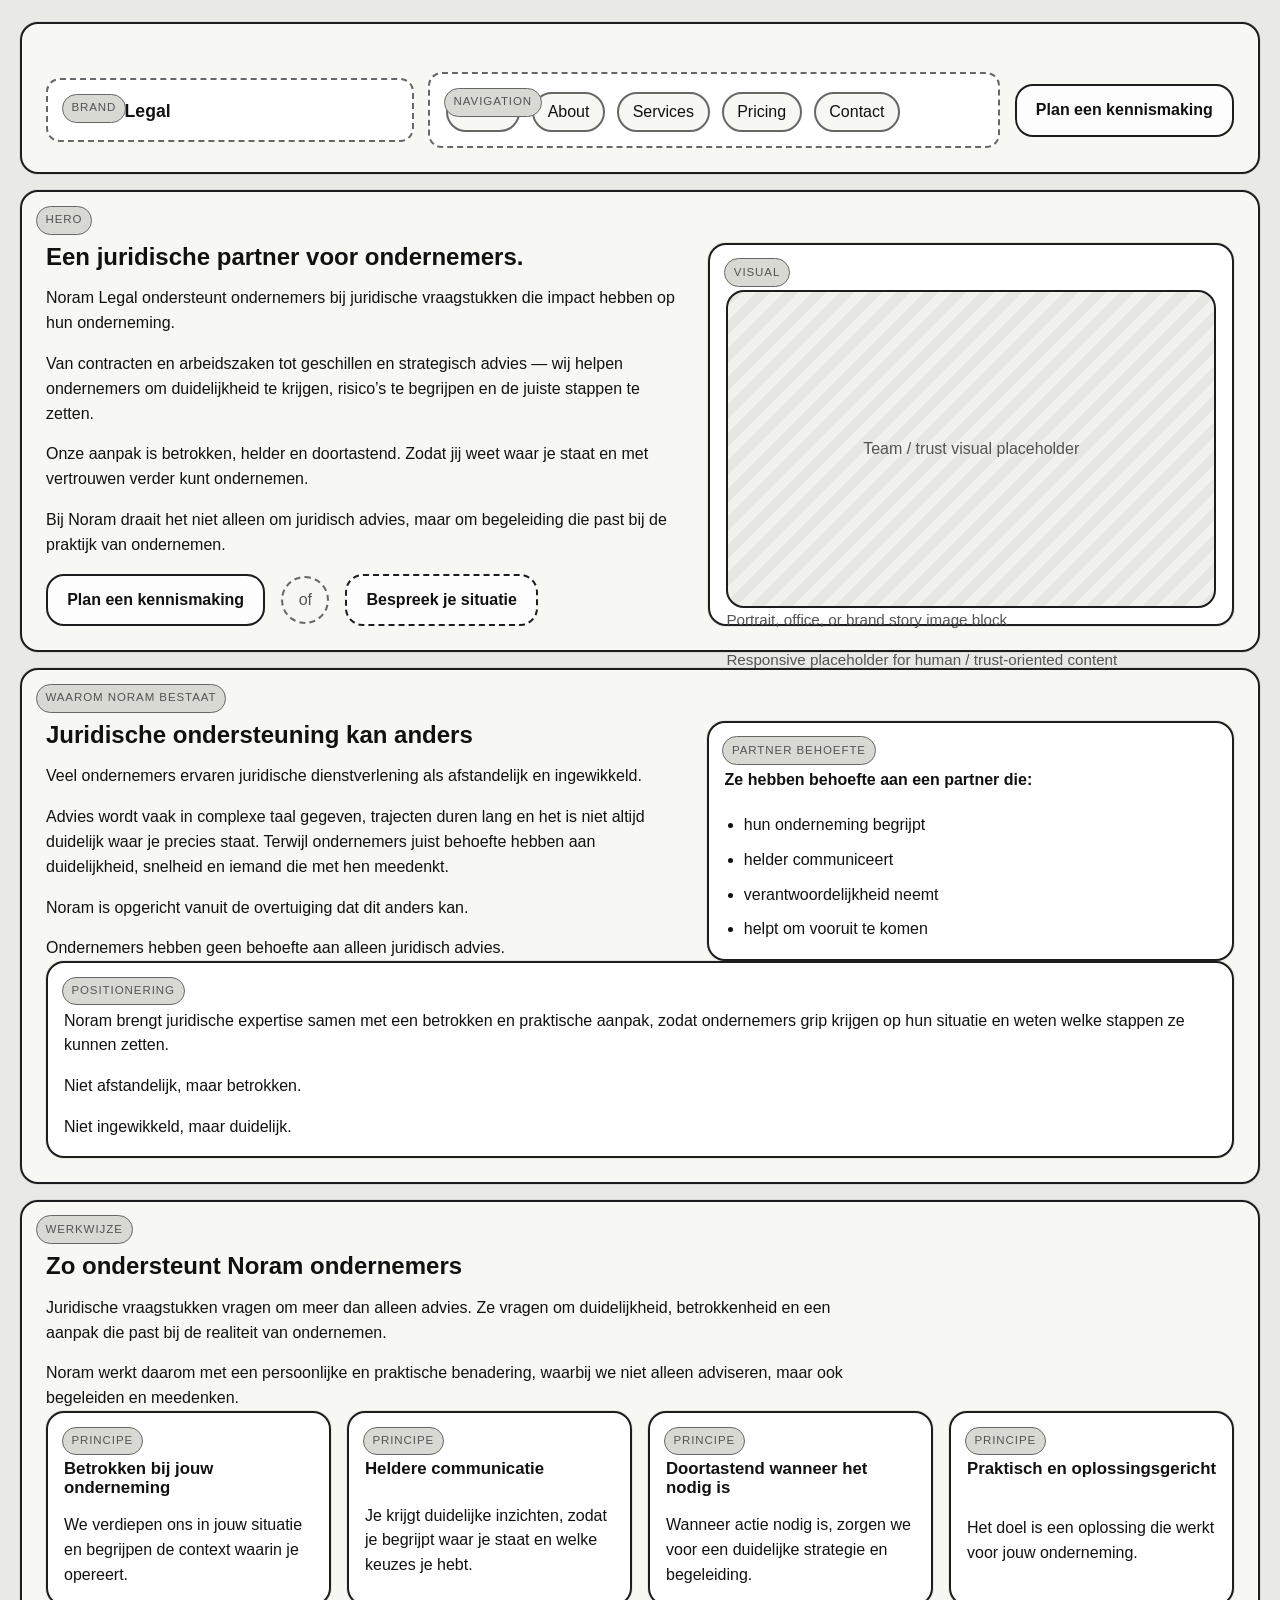
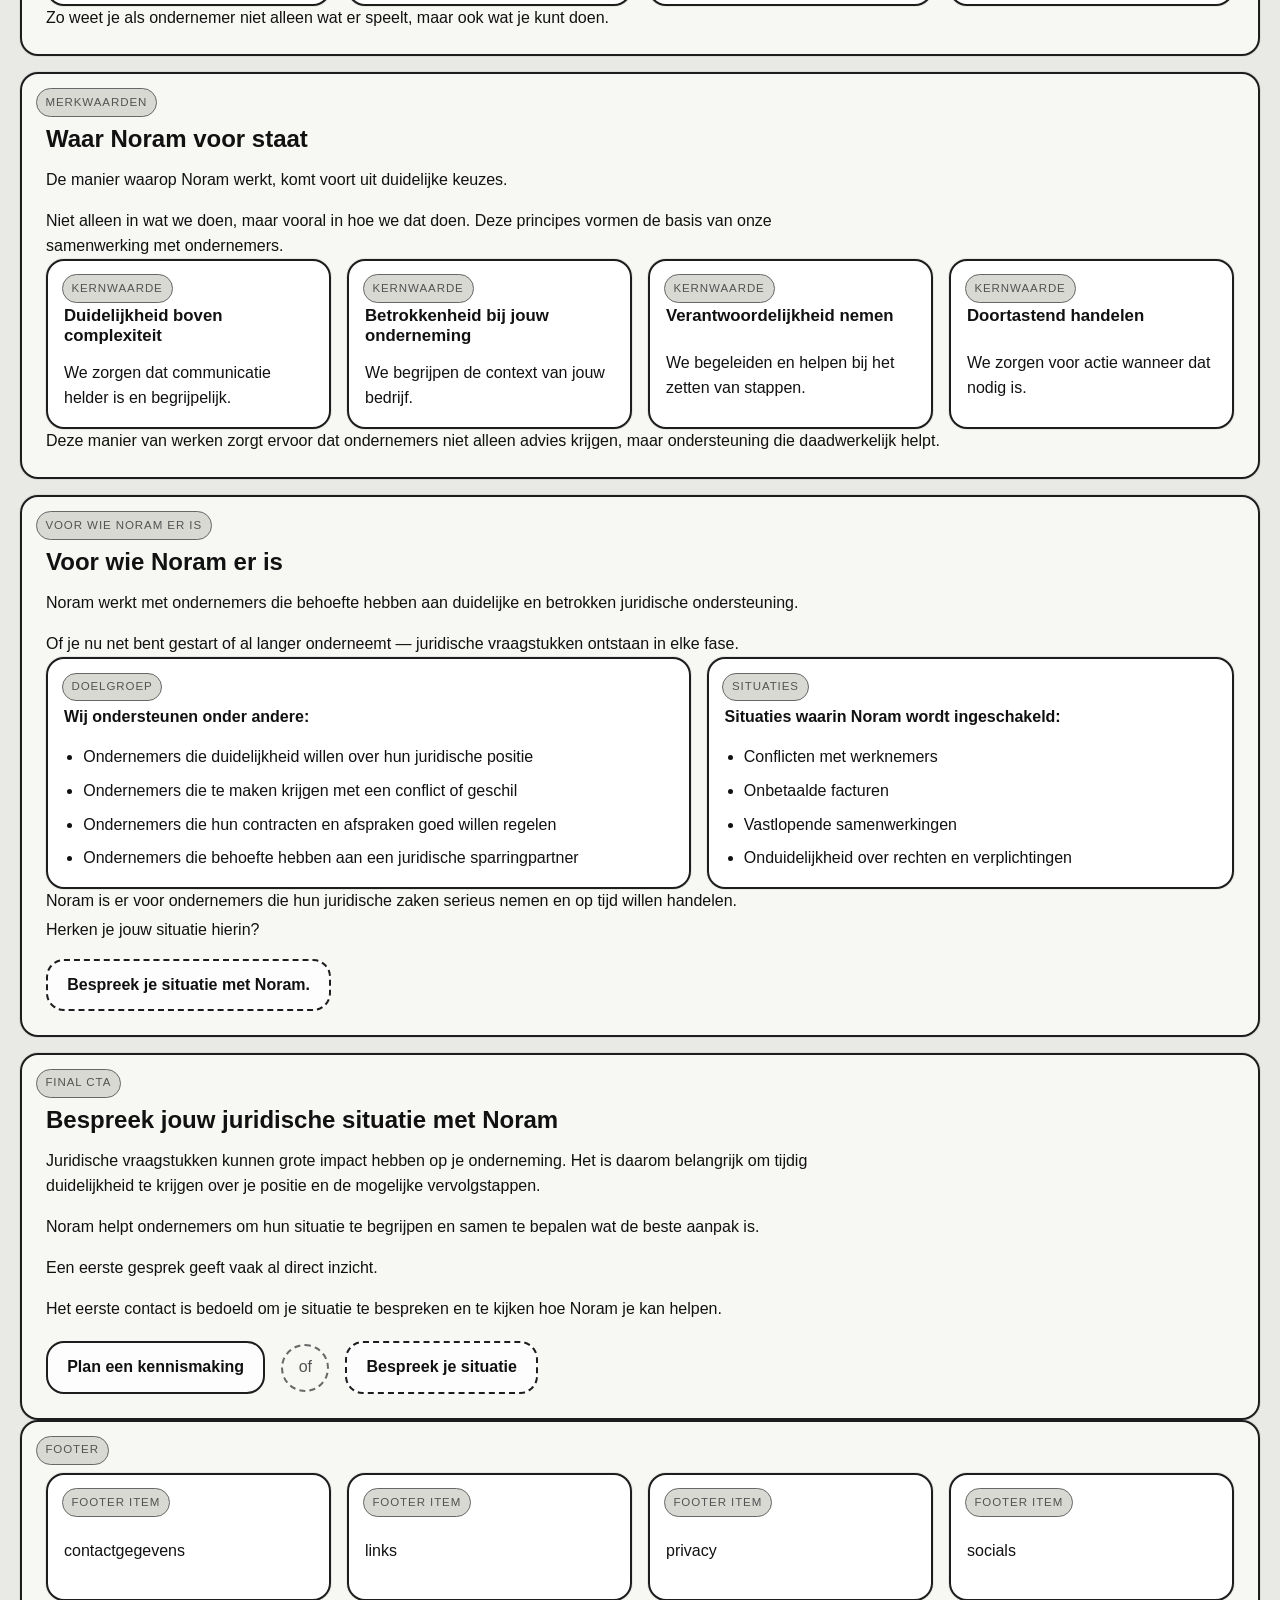
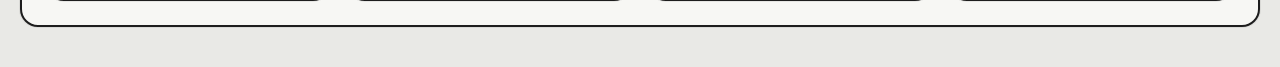
<file: site wireframe/about.html>
<!DOCTYPE html>
<html lang="nl">
  <head>
    <meta charset="UTF-8" />
    <meta name="viewport" content="width=device-width, initial-scale=1.0" />
    <title>Noram Legal | About Wireframe</title>
    <link rel="stylesheet" href="assets/css/styles.css" />
  </head>
  <body>
    <div class="site-shell">
      <header class="wireframe-block site-header">
        <div class="header-brand" data-label="Brand">
          <a class="brand-link" href="index.html">Noram Legal</a>
        </div>
        <nav class="header-nav" data-label="Navigation" aria-label="Primary">
          <a class="nav-pill" href="index.html">Home</a>
          <a class="nav-pill current-nav" href="about.html" aria-current="page">About</a>
          <a class="nav-pill" href="services.html">Services</a>
          <a class="nav-pill" href="pricing.html">Pricing</a>
          <a class="nav-pill" href="contact.html">Contact</a>
        </nav>
        <a class="wireframe-button" href="contact.html">Plan een kennismaking</a>
      </header>

      <main class="page-main">
        <section class="wireframe-block section section-hero" data-section="Hero">
          <div class="section-content">
            <h1>Een juridische partner voor ondernemers.</h1>

            <p>
              Noram Legal ondersteunt ondernemers bij juridische vraagstukken die
              impact hebben op hun onderneming.
            </p>

            <p>
              Van contracten en arbeidszaken tot geschillen en strategisch advies
              — wij helpen ondernemers om duidelijkheid te krijgen, risico’s te
              begrijpen en de juiste stappen te zetten.
            </p>

            <p>
              Onze aanpak is betrokken, helder en doortastend. Zodat jij weet
              waar je staat en met vertrouwen verder kunt ondernemen.
            </p>

            <p>
              Bij Noram draait het niet alleen om juridisch advies, maar om
              begeleiding die past bij de praktijk van ondernemen.
            </p>

            <div class="cta-group">
              <a class="wireframe-button" href="contact.html">Plan een kennismaking</a>
              <span class="cta-divider">of</span>
              <a
                class="wireframe-button wireframe-button-secondary"
                href="contact.html"
              >
                Bespreek je situatie
              </a>
            </div>
          </div>

          <div class="wireframe-card placeholder-card" data-label="Visual">
            <div class="media-placeholder">Team / trust visual placeholder</div>
            <div class="placeholder-copy">
              <span>Portrait, office, or brand story image block</span>
              <span>Responsive placeholder for human / trust-oriented content</span>
            </div>
          </div>
        </section>

        <section
          class="wireframe-block section"
          data-section="Waarom Noram bestaat"
        >
          <div class="section-grid two-column-grid">
            <div class="section-intro">
              <h2>Juridische ondersteuning kan anders</h2>
              <p>
                Veel ondernemers ervaren juridische dienstverlening als
                afstandelijk en ingewikkeld.
              </p>

              <p>
                Advies wordt vaak in complexe taal gegeven, trajecten duren lang
                en het is niet altijd duidelijk waar je precies staat. Terwijl
                ondernemers juist behoefte hebben aan duidelijkheid, snelheid en
                iemand die met hen meedenkt.
              </p>

              <p>Noram is opgericht vanuit de overtuiging dat dit anders kan.</p>

              <p>
                Ondernemers hebben geen behoefte aan alleen juridisch advies.
              </p>
            </div>

            <div class="wireframe-card card-stack" data-label="Partner behoefte">
              <p class="card-heading">Ze hebben behoefte aan een partner die:</p>
              <ul class="list-block">
                <li>hun onderneming begrijpt</li>
                <li>helder communiceert</li>
                <li>verantwoordelijkheid neemt</li>
                <li>helpt om vooruit te komen</li>
              </ul>
            </div>
          </div>

          <div class="wireframe-card card-stack" data-label="Positionering">
            <p>
              Noram brengt juridische expertise samen met een betrokken en
              praktische aanpak, zodat ondernemers grip krijgen op hun situatie en
              weten welke stappen ze kunnen zetten.
            </p>
            <p>Niet afstandelijk, maar betrokken.</p>
            <p>Niet ingewikkeld, maar duidelijk.</p>
          </div>
        </section>

        <section class="wireframe-block section" data-section="Werkwijze">
          <div class="section-intro">
            <h2>Zo ondersteunt Noram ondernemers</h2>
            <p>
              Juridische vraagstukken vragen om meer dan alleen advies. Ze vragen
              om duidelijkheid, betrokkenheid en een aanpak die past bij de
              realiteit van ondernemen.
            </p>

            <p>
              Noram werkt daarom met een persoonlijke en praktische benadering,
              waarbij we niet alleen adviseren, maar ook begeleiden en meedenken.
            </p>
          </div>

          <div class="card-grid feature-grid">
            <article class="wireframe-card card-stack" data-label="Principe">
              <h3>Betrokken bij jouw onderneming</h3>
              <p>
                We verdiepen ons in jouw situatie en begrijpen de context waarin
                je opereert.
              </p>
            </article>

            <article class="wireframe-card card-stack" data-label="Principe">
              <h3>Heldere communicatie</h3>
              <p>
                Je krijgt duidelijke inzichten, zodat je begrijpt waar je staat
                en welke keuzes je hebt.
              </p>
            </article>

            <article class="wireframe-card card-stack" data-label="Principe">
              <h3>Doortastend wanneer het nodig is</h3>
              <p>
                Wanneer actie nodig is, zorgen we voor een duidelijke strategie
                en begeleiding.
              </p>
            </article>

            <article class="wireframe-card card-stack" data-label="Principe">
              <h3>Praktisch en oplossingsgericht</h3>
              <p>
                Het doel is een oplossing die werkt voor jouw onderneming.
              </p>
            </article>
          </div>

          <p>Zo weet je als ondernemer niet alleen wat er speelt, maar ook wat je kunt doen.</p>
        </section>

        <section class="wireframe-block section" data-section="Merkwaarden">
          <div class="section-intro">
            <h2>Waar Noram voor staat</h2>
            <p>
              De manier waarop Noram werkt, komt voort uit duidelijke keuzes.
            </p>

            <p>
              Niet alleen in wat we doen, maar vooral in hoe we dat doen. Deze
              principes vormen de basis van onze samenwerking met ondernemers.
            </p>
          </div>

          <div class="card-grid feature-grid">
            <article class="wireframe-card card-stack" data-label="Kernwaarde">
              <h3>Duidelijkheid boven complexiteit</h3>
              <p>We zorgen dat communicatie helder is en begrijpelijk.</p>
            </article>

            <article class="wireframe-card card-stack" data-label="Kernwaarde">
              <h3>Betrokkenheid bij jouw onderneming</h3>
              <p>We begrijpen de context van jouw bedrijf.</p>
            </article>

            <article class="wireframe-card card-stack" data-label="Kernwaarde">
              <h3>Verantwoordelijkheid nemen</h3>
              <p>We begeleiden en helpen bij het zetten van stappen.</p>
            </article>

            <article class="wireframe-card card-stack" data-label="Kernwaarde">
              <h3>Doortastend handelen</h3>
              <p>We zorgen voor actie wanneer dat nodig is.</p>
            </article>
          </div>

          <p>
            Deze manier van werken zorgt ervoor dat ondernemers niet alleen advies
            krijgen, maar ondersteuning die daadwerkelijk helpt.
          </p>
        </section>

        <section class="wireframe-block section" data-section="Voor wie Noram er is">
          <div class="section-intro">
            <h2>Voor wie Noram er is</h2>
            <p>
              Noram werkt met ondernemers die behoefte hebben aan duidelijke en
              betrokken juridische ondersteuning.
            </p>

            <p>
              Of je nu net bent gestart of al langer onderneemt — juridische
              vraagstukken ontstaan in elke fase.
            </p>
          </div>

          <div class="card-grid two-column-grid">
            <div class="wireframe-card card-stack" data-label="Doelgroep">
              <p class="card-heading">Wij ondersteunen onder andere:</p>
              <ul class="list-block">
                <li>
                  Ondernemers die duidelijkheid willen over hun juridische positie
                </li>
                <li>
                  Ondernemers die te maken krijgen met een conflict of geschil
                </li>
                <li>
                  Ondernemers die hun contracten en afspraken goed willen regelen
                </li>
                <li>
                  Ondernemers die behoefte hebben aan een juridische sparringpartner
                </li>
              </ul>
            </div>

            <div class="wireframe-card card-stack" data-label="Situaties">
              <p class="card-heading">
                Situaties waarin Noram wordt ingeschakeld:
              </p>
              <ul class="list-block">
                <li>Conflicten met werknemers</li>
                <li>Onbetaalde facturen</li>
                <li>Vastlopende samenwerkingen</li>
                <li>Onduidelijkheid over rechten en verplichtingen</li>
              </ul>
            </div>
          </div>

          <p>
            Noram is er voor ondernemers die hun juridische zaken serieus nemen en
            op tijd willen handelen.
          </p>

          <div class="inline-cta">
            <p>Herken je jouw situatie hierin?</p>
            <a
              class="wireframe-button wireframe-button-secondary"
              href="contact.html"
            >
              Bespreek je situatie met Noram.
            </a>
          </div>
        </section>

        <section class="wireframe-block section" data-section="Final CTA">
          <div class="section-intro">
            <h2>Bespreek jouw juridische situatie met Noram</h2>
            <p>
              Juridische vraagstukken kunnen grote impact hebben op je
              onderneming. Het is daarom belangrijk om tijdig duidelijkheid te
              krijgen over je positie en de mogelijke vervolgstappen.
            </p>

            <p>
              Noram helpt ondernemers om hun situatie te begrijpen en samen te
              bepalen wat de beste aanpak is.
            </p>

            <p>Een eerste gesprek geeft vaak al direct inzicht.</p>

            <p>
              Het eerste contact is bedoeld om je situatie te bespreken en te
              kijken hoe Noram je kan helpen.
            </p>
          </div>

          <div class="cta-group cta-group-wide">
            <a class="wireframe-button" href="contact.html">Plan een kennismaking</a>
            <span class="cta-divider">of</span>
            <a
              class="wireframe-button wireframe-button-secondary"
              href="contact.html"
            >
              Bespreek je situatie
            </a>
          </div>
        </section>
      </main>

      <footer class="wireframe-block site-footer" data-section="Footer">
        <div class="footer-grid">
          <div class="wireframe-card footer-card" data-label="Footer item">
            <p>contactgegevens</p>
          </div>
          <div class="wireframe-card footer-card" data-label="Footer item">
            <p>links</p>
          </div>
          <div class="wireframe-card footer-card" data-label="Footer item">
            <p>privacy</p>
          </div>
          <div class="wireframe-card footer-card" data-label="Footer item">
            <p>socials</p>
          </div>
        </div>
      </footer>
    </div>
  </body>
</html>
</file>
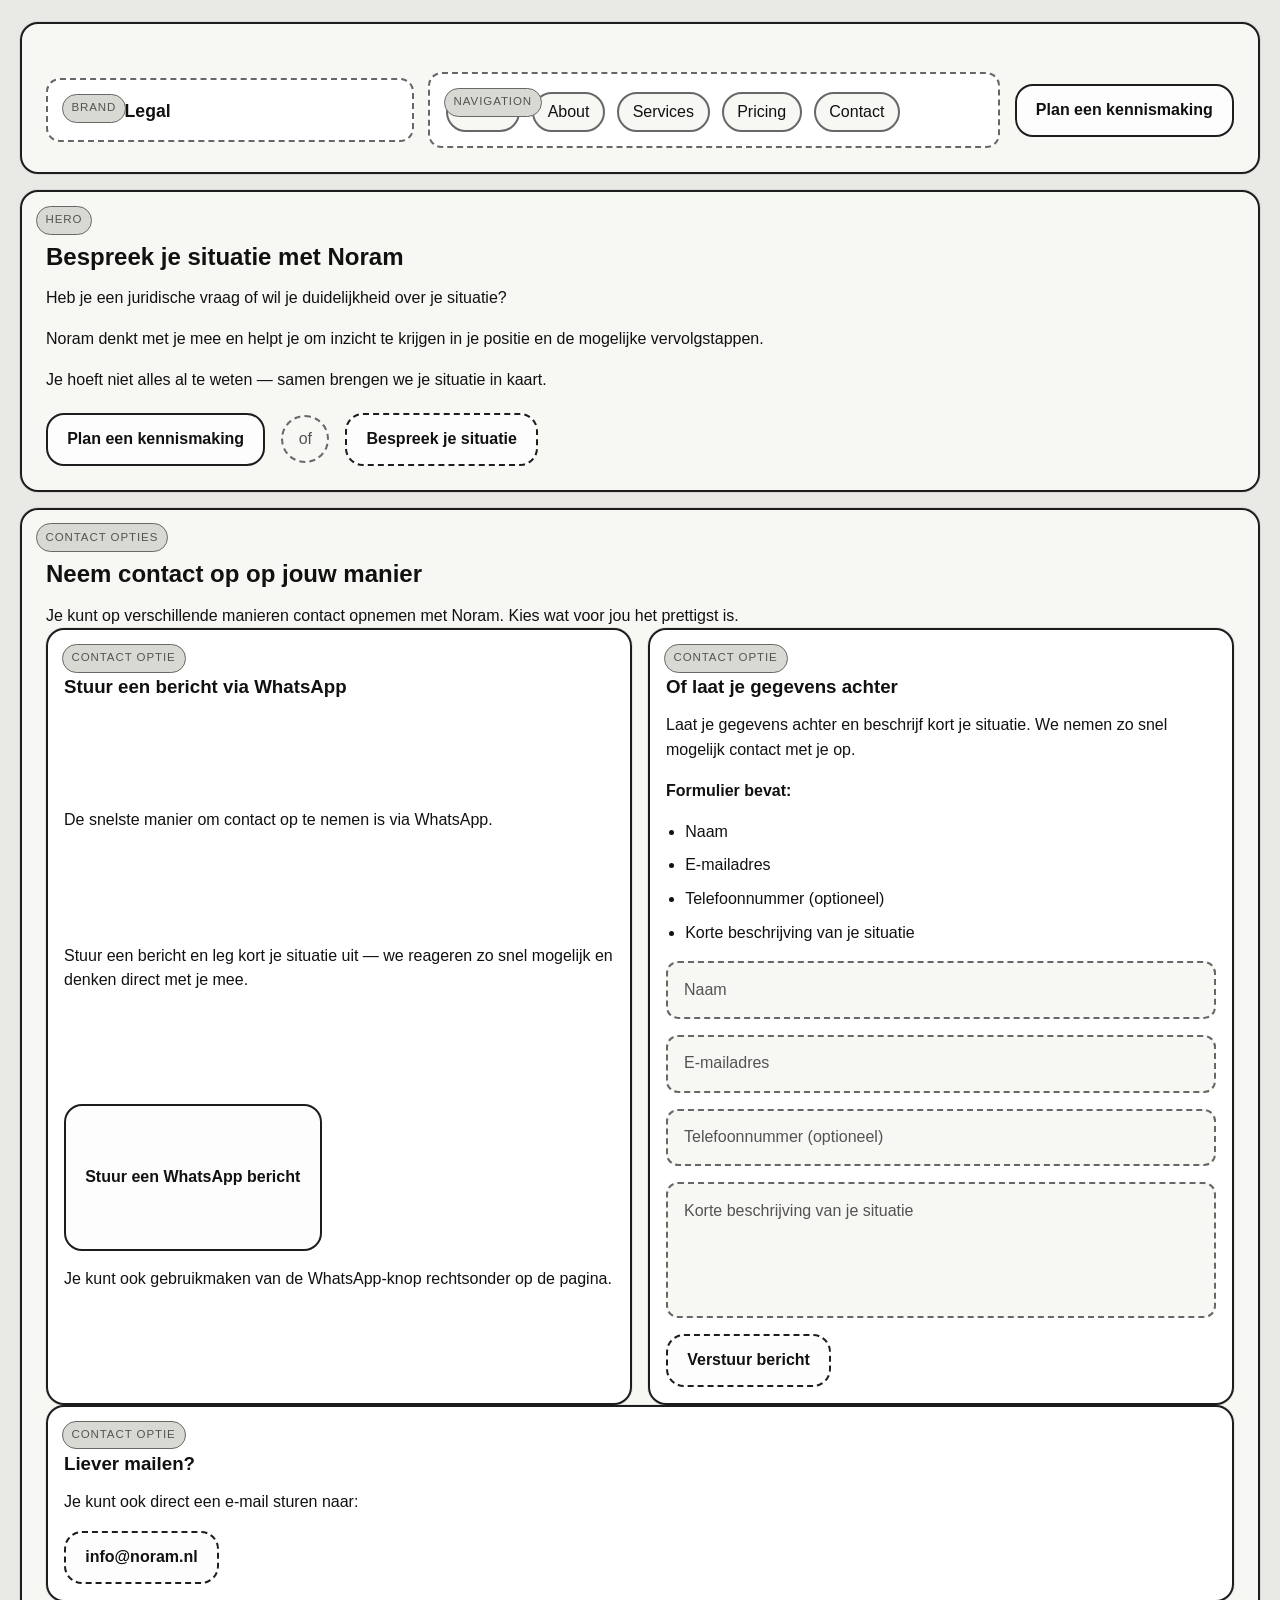
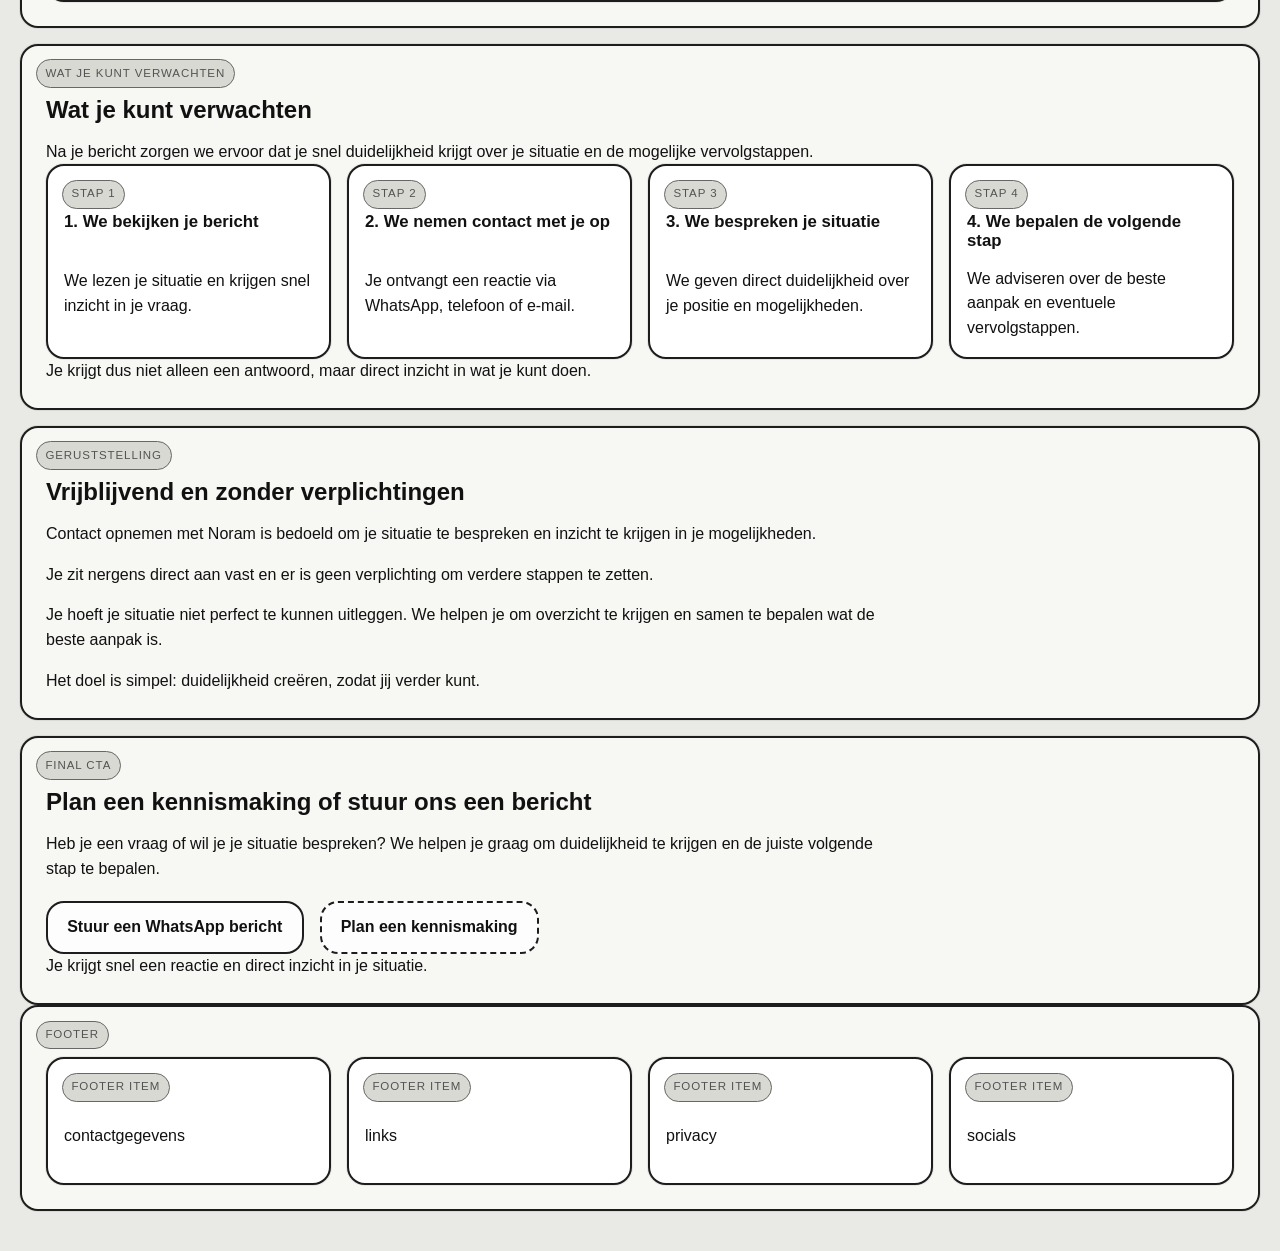
<file: site wireframe/contact.html>
<!DOCTYPE html>
<html lang="nl">
  <head>
    <meta charset="UTF-8" />
    <meta name="viewport" content="width=device-width, initial-scale=1.0" />
    <title>Noram Legal | Contact Wireframe</title>
    <link rel="stylesheet" href="assets/css/styles.css" />
  </head>
  <body>
    <div class="site-shell">
      <header class="wireframe-block site-header">
        <div class="header-brand" data-label="Brand">
          <a class="brand-link" href="index.html">Noram Legal</a>
        </div>
        <nav class="header-nav" data-label="Navigation" aria-label="Primary">
          <a class="nav-pill" href="index.html">Home</a>
          <a class="nav-pill" href="about.html">About</a>
          <a class="nav-pill" href="services.html">Services</a>
          <a class="nav-pill" href="pricing.html">Pricing</a>
          <a class="nav-pill current-nav" href="contact.html" aria-current="page"
            >Contact</a
          >
        </nav>
        <a class="wireframe-button" href="#contact-options">Plan een kennismaking</a>
      </header>

      <main class="page-main">
        <section class="wireframe-block section" data-section="Hero">
          <div class="section-intro">
            <h1>Bespreek je situatie met Noram</h1>
            <p>
              Heb je een juridische vraag of wil je duidelijkheid over je situatie?
            </p>

            <p>
              Noram denkt met je mee en helpt je om inzicht te krijgen in je
              positie en de mogelijke vervolgstappen.
            </p>

            <p>
              Je hoeft niet alles al te weten — samen brengen we je situatie in
              kaart.
            </p>
          </div>

          <div class="cta-group cta-group-wide">
            <a class="wireframe-button" href="#contact-options">Plan een kennismaking</a>
            <span class="cta-divider">of</span>
            <a
              class="wireframe-button wireframe-button-secondary"
              href="#contact-options"
            >
              Bespreek je situatie
            </a>
          </div>
        </section>

        <section
          id="contact-options"
          class="wireframe-block section"
          data-section="Contact opties"
        >
          <div class="section-intro">
            <h2>Neem contact op op jouw manier</h2>
            <p>
              Je kunt op verschillende manieren contact opnemen met Noram. Kies
              wat voor jou het prettigst is.
            </p>
          </div>

          <div class="card-grid contact-options-grid">
            <article class="wireframe-card card-stack" data-label="Contact optie">
              <h3>Stuur een bericht via WhatsApp</h3>
              <p>
                De snelste manier om contact op te nemen is via WhatsApp.
              </p>

              <p>
                Stuur een bericht en leg kort je situatie uit — we reageren zo
                snel mogelijk en denken direct met je mee.
              </p>

              <a class="wireframe-button" href="#contact-options"
                >Stuur een WhatsApp bericht</a
              >

              <p>
                Je kunt ook gebruikmaken van de WhatsApp-knop rechtsonder op de
                pagina.
              </p>
            </article>

            <article class="wireframe-card card-stack" data-label="Contact optie">
              <h3>Of laat je gegevens achter</h3>
              <p>
                Laat je gegevens achter en beschrijf kort je situatie. We nemen zo
                snel mogelijk contact met je op.
              </p>

              <p class="card-heading">Formulier bevat:</p>
              <ul class="list-block">
                <li>Naam</li>
                <li>E-mailadres</li>
                <li>Telefoonnummer (optioneel)</li>
                <li>Korte beschrijving van je situatie</li>
              </ul>

              <div class="field-stack">
                <div class="field-placeholder">Naam</div>
                <div class="field-placeholder">E-mailadres</div>
                <div class="field-placeholder">Telefoonnummer (optioneel)</div>
                <div class="field-placeholder textarea-placeholder">
                  Korte beschrijving van je situatie
                </div>
              </div>

              <a class="wireframe-button wireframe-button-secondary" href="#contact-options"
                >Verstuur bericht</a
              >
            </article>
          </div>

          <div class="wireframe-card card-stack" data-label="Contact optie">
            <h3>Liever mailen?</h3>
            <p>Je kunt ook direct een e-mail sturen naar:</p>
            <a class="wireframe-link" href="mailto:info@noram.nl">info@noram.nl</a>
          </div>
        </section>

        <section class="wireframe-block section" data-section="Wat je kunt verwachten">
          <div class="section-intro">
            <h2>Wat je kunt verwachten</h2>
            <p>
              Na je bericht zorgen we ervoor dat je snel duidelijkheid krijgt over
              je situatie en de mogelijke vervolgstappen.
            </p>
          </div>

          <div class="card-grid steps-grid">
            <article class="wireframe-card card-stack step-card" data-label="Stap 1">
              <h3>1. We bekijken je bericht</h3>
              <p>We lezen je situatie en krijgen snel inzicht in je vraag.</p>
            </article>

            <article class="wireframe-card card-stack step-card" data-label="Stap 2">
              <h3>2. We nemen contact met je op</h3>
              <p>Je ontvangt een reactie via WhatsApp, telefoon of e-mail.</p>
            </article>

            <article class="wireframe-card card-stack step-card" data-label="Stap 3">
              <h3>3. We bespreken je situatie</h3>
              <p>
                We geven direct duidelijkheid over je positie en mogelijkheden.
              </p>
            </article>

            <article class="wireframe-card card-stack step-card" data-label="Stap 4">
              <h3>4. We bepalen de volgende stap</h3>
              <p>
                We adviseren over de beste aanpak en eventuele vervolgstappen.
              </p>
            </article>
          </div>

          <p>
            Je krijgt dus niet alleen een antwoord, maar direct inzicht in wat je
            kunt doen.
          </p>
        </section>

        <section class="wireframe-block section" data-section="Geruststelling">
          <div class="section-intro">
            <h2>Vrijblijvend en zonder verplichtingen</h2>
            <p>
              Contact opnemen met Noram is bedoeld om je situatie te bespreken en
              inzicht te krijgen in je mogelijkheden.
            </p>

            <p>
              Je zit nergens direct aan vast en er is geen verplichting om verdere
              stappen te zetten.
            </p>

            <p>
              Je hoeft je situatie niet perfect te kunnen uitleggen. We helpen je
              om overzicht te krijgen en samen te bepalen wat de beste aanpak is.
            </p>

            <p>Het doel is simpel: duidelijkheid creëren, zodat jij verder kunt.</p>
          </div>
        </section>

        <section class="wireframe-block section" data-section="Final CTA">
          <div class="section-intro">
            <h2>Plan een kennismaking of stuur ons een bericht</h2>
            <p>
              Heb je een vraag of wil je je situatie bespreken? We helpen je graag
              om duidelijkheid te krijgen en de juiste volgende stap te bepalen.
            </p>
          </div>

          <div class="cta-group cta-group-wide">
            <a class="wireframe-button" href="#contact-options"
              >Stuur een WhatsApp bericht</a
            >
            <a
              class="wireframe-button wireframe-button-secondary"
              href="#contact-options"
            >
              Plan een kennismaking
            </a>
          </div>

          <p>Je krijgt snel een reactie en direct inzicht in je situatie.</p>
        </section>
      </main>

      <footer class="wireframe-block site-footer" data-section="Footer">
        <div class="footer-grid">
          <div class="wireframe-card footer-card" data-label="Footer item">
            <p>contactgegevens</p>
          </div>
          <div class="wireframe-card footer-card" data-label="Footer item">
            <p>links</p>
          </div>
          <div class="wireframe-card footer-card" data-label="Footer item">
            <p>privacy</p>
          </div>
          <div class="wireframe-card footer-card" data-label="Footer item">
            <p>socials</p>
          </div>
        </div>
      </footer>
    </div>
  </body>
</html>
</file>
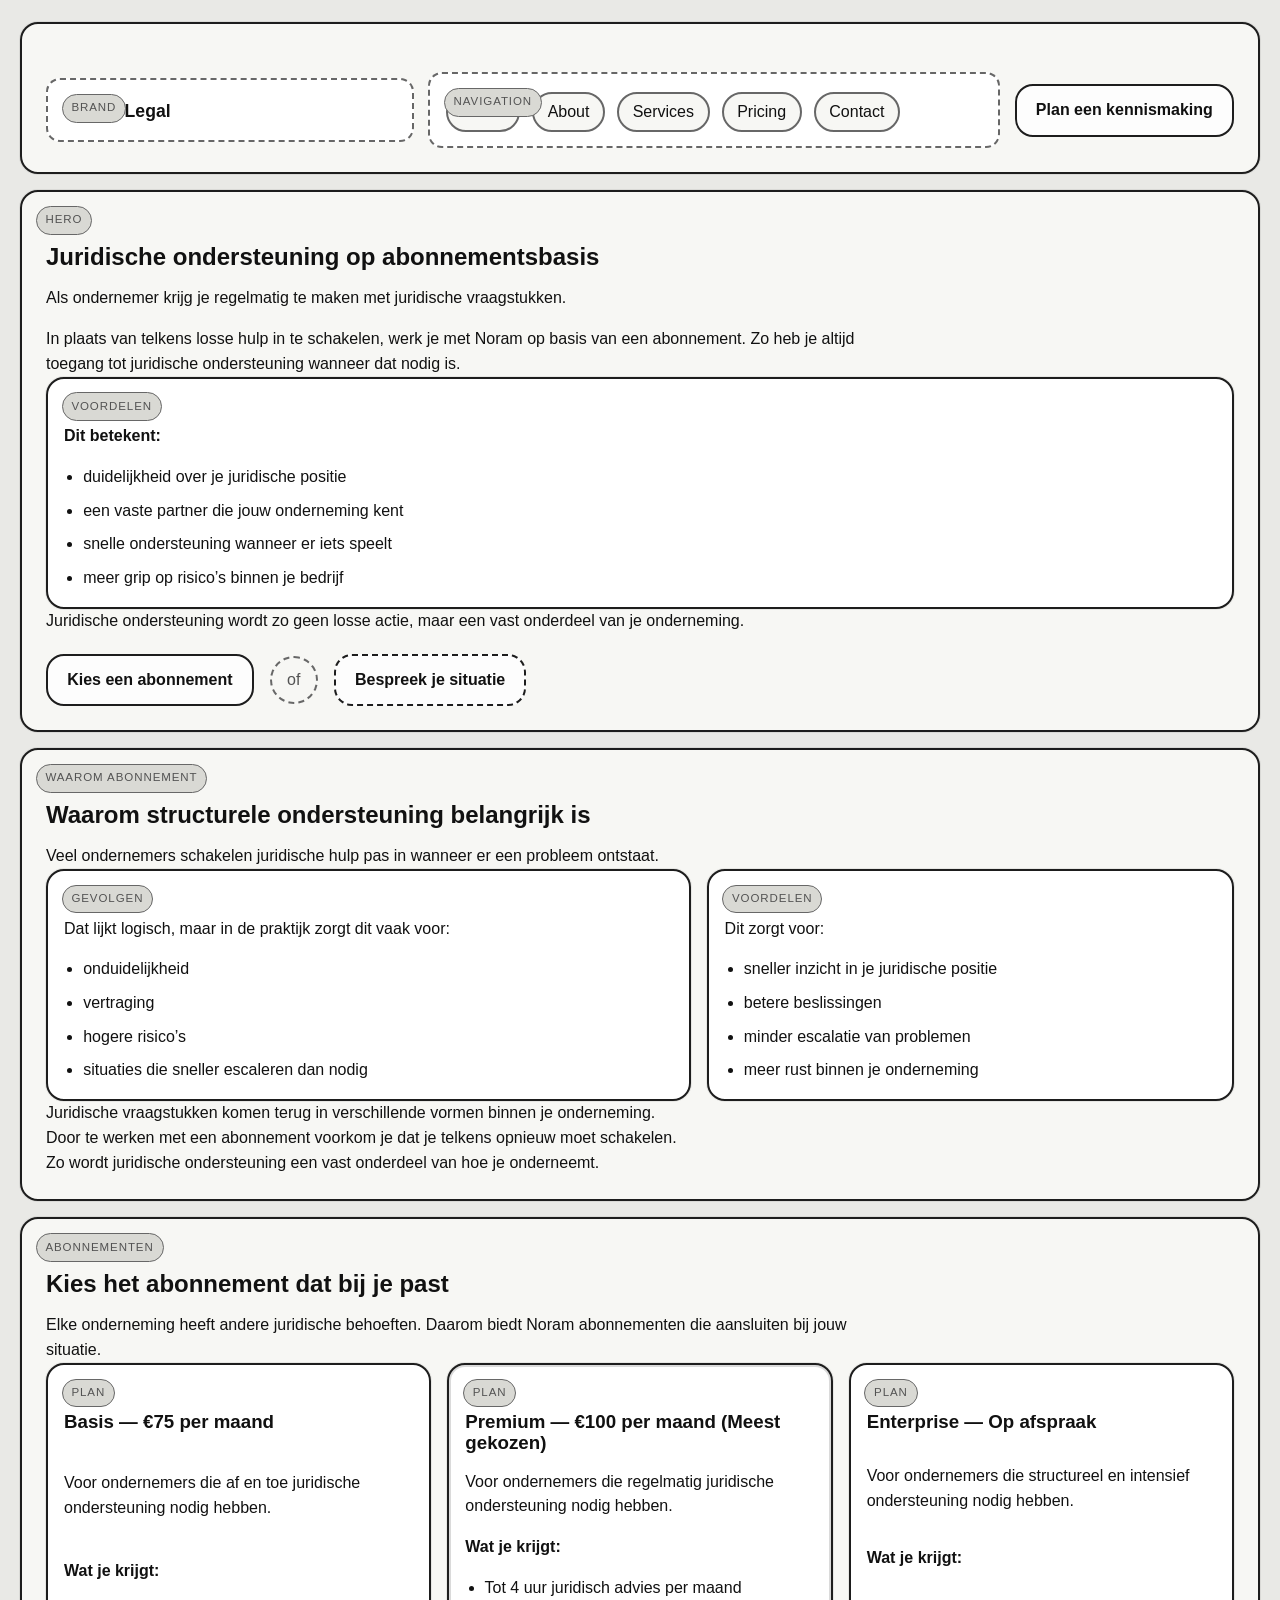
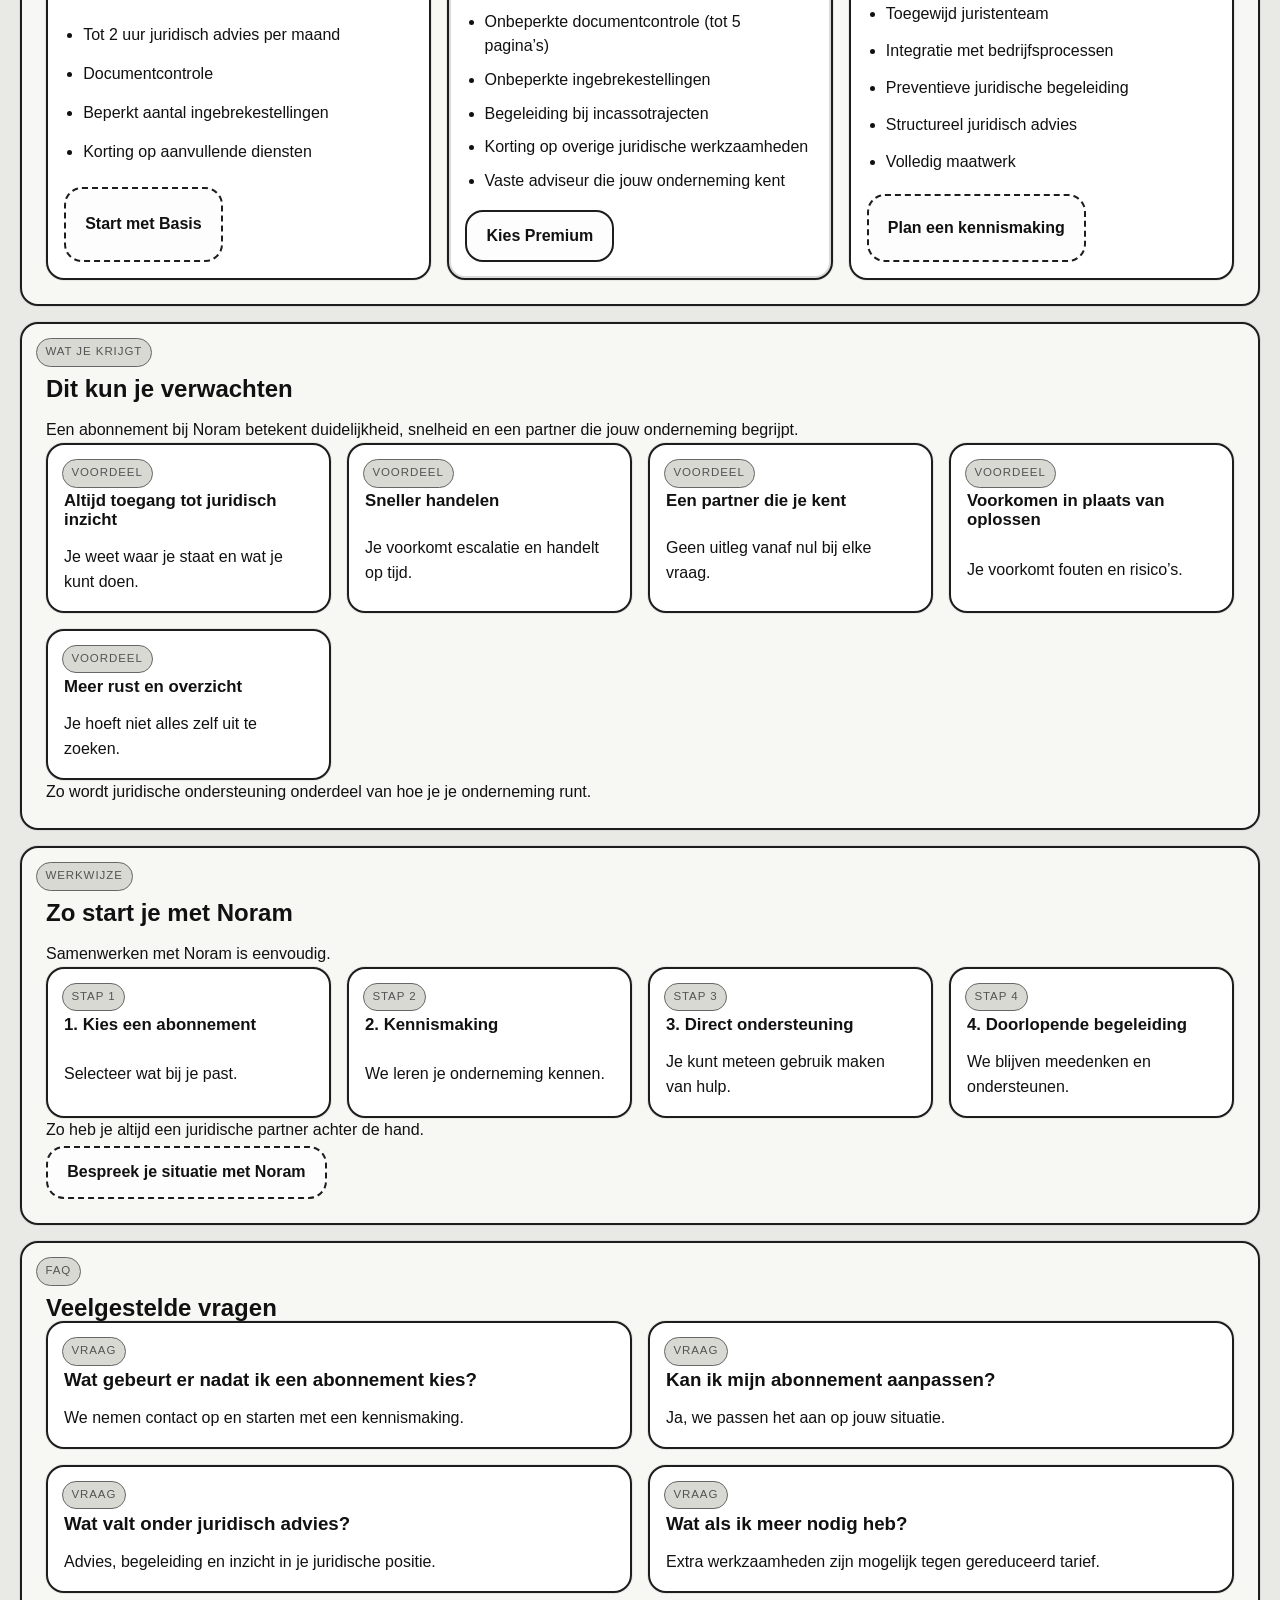
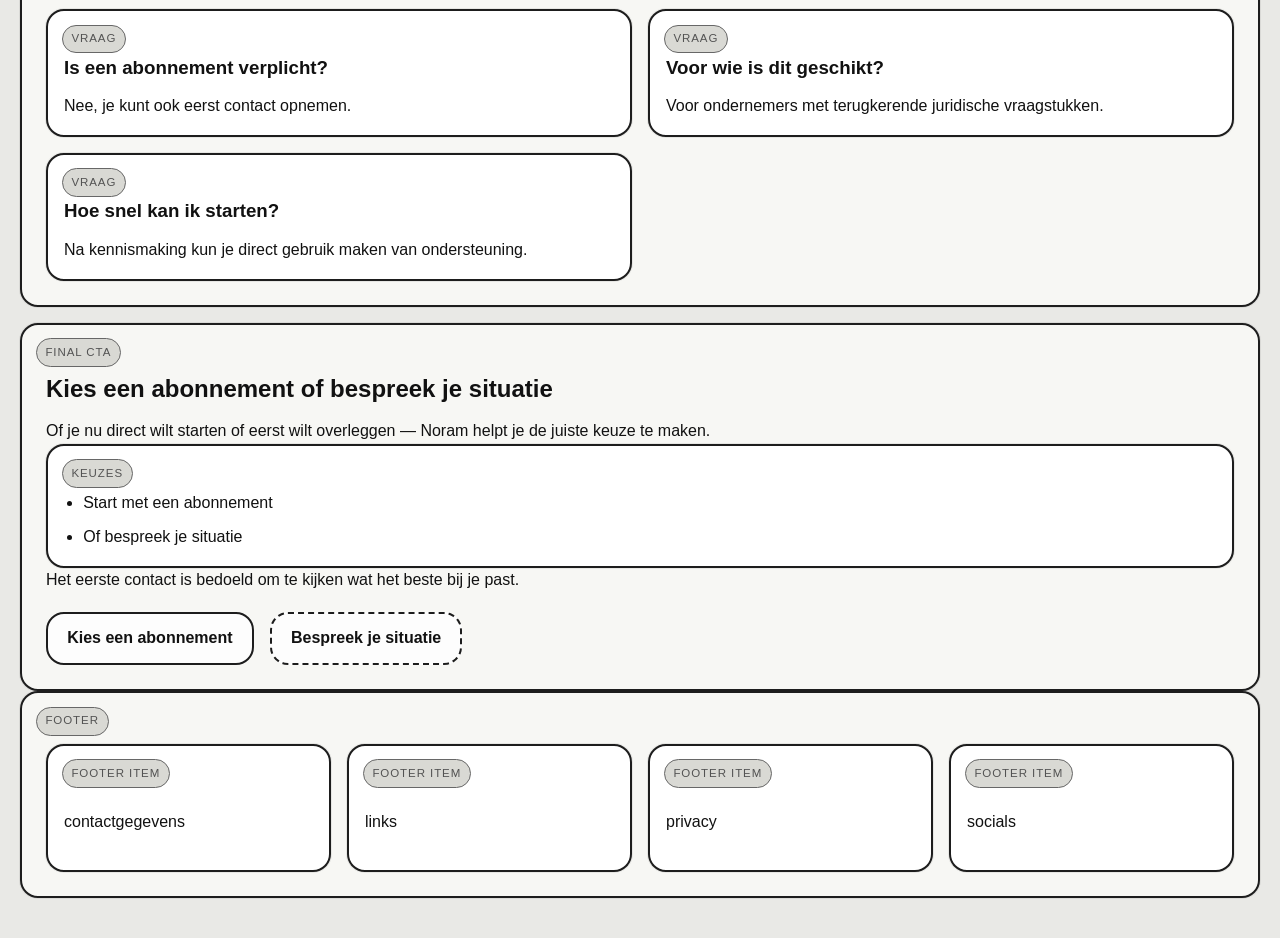
<file: site wireframe/pricing.html>
<!DOCTYPE html>
<html lang="nl">
  <head>
    <meta charset="UTF-8" />
    <meta name="viewport" content="width=device-width, initial-scale=1.0" />
    <title>Noram Legal | Pricing Wireframe</title>
    <link rel="stylesheet" href="assets/css/styles.css" />
  </head>
  <body>
    <div class="site-shell">
      <header class="wireframe-block site-header">
        <div class="header-brand" data-label="Brand">
          <a class="brand-link" href="index.html">Noram Legal</a>
        </div>
        <nav class="header-nav" data-label="Navigation" aria-label="Primary">
          <a class="nav-pill" href="index.html">Home</a>
          <a class="nav-pill" href="about.html">About</a>
          <a class="nav-pill" href="services.html">Services</a>
          <a class="nav-pill current-nav" href="pricing.html" aria-current="page"
            >Pricing</a
          >
          <a class="nav-pill" href="contact.html">Contact</a>
        </nav>
        <a class="wireframe-button" href="contact.html">Plan een kennismaking</a>
      </header>

      <main class="page-main">
        <section class="wireframe-block section" data-section="Hero">
          <div class="section-intro">
            <h1>Juridische ondersteuning op abonnementsbasis</h1>
            <p>
              Als ondernemer krijg je regelmatig te maken met juridische
              vraagstukken.
            </p>

            <p>
              In plaats van telkens losse hulp in te schakelen, werk je met Noram
              op basis van een abonnement. Zo heb je altijd toegang tot juridische
              ondersteuning wanneer dat nodig is.
            </p>
          </div>

          <div class="wireframe-card card-stack" data-label="Voordelen">
            <p class="card-heading">Dit betekent:</p>
            <ul class="list-block">
              <li>duidelijkheid over je juridische positie</li>
              <li>een vaste partner die jouw onderneming kent</li>
              <li>snelle ondersteuning wanneer er iets speelt</li>
              <li>meer grip op risico’s binnen je bedrijf</li>
            </ul>
          </div>

          <p>
            Juridische ondersteuning wordt zo geen losse actie, maar een vast
            onderdeel van je onderneming.
          </p>

          <div class="cta-group cta-group-wide">
            <a class="wireframe-button" href="#pricing-tiers">Kies een abonnement</a>
            <span class="cta-divider">of</span>
            <a
              class="wireframe-button wireframe-button-secondary"
              href="contact.html"
            >
              Bespreek je situatie
            </a>
          </div>
        </section>

        <section class="wireframe-block section" data-section="Waarom abonnement">
          <div class="section-intro">
            <h2>Waarom structurele ondersteuning belangrijk is</h2>
            <p>
              Veel ondernemers schakelen juridische hulp pas in wanneer er een
              probleem ontstaat.
            </p>
          </div>

          <div class="card-grid two-column-grid">
            <div class="wireframe-card card-stack" data-label="Gevolgen">
              <p>
                Dat lijkt logisch, maar in de praktijk zorgt dit vaak voor:
              </p>
              <ul class="list-block">
                <li>onduidelijkheid</li>
                <li>vertraging</li>
                <li>hogere risico’s</li>
                <li>situaties die sneller escaleren dan nodig</li>
              </ul>
            </div>

            <div class="wireframe-card card-stack" data-label="Voordelen">
              <p>
                Dit zorgt voor:
              </p>
              <ul class="list-block">
                <li>sneller inzicht in je juridische positie</li>
                <li>betere beslissingen</li>
                <li>minder escalatie van problemen</li>
                <li>meer rust binnen je onderneming</li>
              </ul>
            </div>
          </div>

          <p>Juridische vraagstukken komen terug in verschillende vormen binnen je onderneming.</p>
          <p>Door te werken met een abonnement voorkom je dat je telkens opnieuw moet schakelen.</p>
          <p>Zo wordt juridische ondersteuning een vast onderdeel van hoe je onderneemt.</p>
        </section>

        <section
          id="pricing-tiers"
          class="wireframe-block section"
          data-section="Abonnementen"
        >
          <div class="section-intro">
            <h2>Kies het abonnement dat bij je past</h2>
            <p>
              Elke onderneming heeft andere juridische behoeften. Daarom biedt
              Noram abonnementen die aansluiten bij jouw situatie.
            </p>
          </div>

          <div class="card-grid plan-grid">
            <article class="wireframe-card card-stack plan-card" data-label="Plan">
              <h3>Basis — €75 per maand</h3>
              <p>Voor ondernemers die af en toe juridische ondersteuning nodig hebben.</p>
              <p class="card-heading">Wat je krijgt:</p>
              <ul class="list-block">
                <li>Tot 2 uur juridisch advies per maand</li>
                <li>Documentcontrole</li>
                <li>Beperkt aantal ingebrekestellingen</li>
                <li>Korting op aanvullende diensten</li>
              </ul>
              <a class="wireframe-button wireframe-button-secondary" href="contact.html"
                >Start met Basis</a
              >
            </article>

            <article
              class="wireframe-card card-stack plan-card featured-plan"
              data-label="Plan"
            >
              <h3>Premium — €100 per maand (Meest gekozen)</h3>
              <p>
                Voor ondernemers die regelmatig juridische ondersteuning nodig
                hebben.
              </p>
              <p class="card-heading">Wat je krijgt:</p>
              <ul class="list-block">
                <li>Tot 4 uur juridisch advies per maand</li>
                <li>Onbeperkte documentcontrole (tot 5 pagina’s)</li>
                <li>Onbeperkte ingebrekestellingen</li>
                <li>Begeleiding bij incassotrajecten</li>
                <li>Korting op overige juridische werkzaamheden</li>
                <li>Vaste adviseur die jouw onderneming kent</li>
              </ul>
              <a class="wireframe-button" href="contact.html">Kies Premium</a>
            </article>

            <article class="wireframe-card card-stack plan-card" data-label="Plan">
              <h3>Enterprise — Op afspraak</h3>
              <p>
                Voor ondernemers die structureel en intensief ondersteuning nodig
                hebben.
              </p>
              <p class="card-heading">Wat je krijgt:</p>
              <ul class="list-block">
                <li>Toegewijd juristenteam</li>
                <li>Integratie met bedrijfsprocessen</li>
                <li>Preventieve juridische begeleiding</li>
                <li>Structureel juridisch advies</li>
                <li>Volledig maatwerk</li>
              </ul>
              <a class="wireframe-button wireframe-button-secondary" href="contact.html"
                >Plan een kennismaking</a
              >
            </article>
          </div>
        </section>

        <section class="wireframe-block section" data-section="Wat je krijgt">
          <div class="section-intro">
            <h2>Dit kun je verwachten</h2>
            <p>
              Een abonnement bij Noram betekent duidelijkheid, snelheid en een
              partner die jouw onderneming begrijpt.
            </p>
          </div>

          <div class="card-grid feature-grid">
            <article class="wireframe-card card-stack" data-label="Voordeel">
              <h3>Altijd toegang tot juridisch inzicht</h3>
              <p>Je weet waar je staat en wat je kunt doen.</p>
            </article>

            <article class="wireframe-card card-stack" data-label="Voordeel">
              <h3>Sneller handelen</h3>
              <p>Je voorkomt escalatie en handelt op tijd.</p>
            </article>

            <article class="wireframe-card card-stack" data-label="Voordeel">
              <h3>Een partner die je kent</h3>
              <p>Geen uitleg vanaf nul bij elke vraag.</p>
            </article>

            <article class="wireframe-card card-stack" data-label="Voordeel">
              <h3>Voorkomen in plaats van oplossen</h3>
              <p>Je voorkomt fouten en risico’s.</p>
            </article>

            <article class="wireframe-card card-stack" data-label="Voordeel">
              <h3>Meer rust en overzicht</h3>
              <p>Je hoeft niet alles zelf uit te zoeken.</p>
            </article>
          </div>

          <p>
            Zo wordt juridische ondersteuning onderdeel van hoe je je onderneming
            runt.
          </p>
        </section>

        <section class="wireframe-block section" data-section="Werkwijze">
          <div class="section-intro">
            <h2>Zo start je met Noram</h2>
            <p>Samenwerken met Noram is eenvoudig.</p>
          </div>

          <div class="card-grid steps-grid">
            <article class="wireframe-card card-stack step-card" data-label="Stap 1">
              <h3>1. Kies een abonnement</h3>
              <p>Selecteer wat bij je past.</p>
            </article>

            <article class="wireframe-card card-stack step-card" data-label="Stap 2">
              <h3>2. Kennismaking</h3>
              <p>We leren je onderneming kennen.</p>
            </article>

            <article class="wireframe-card card-stack step-card" data-label="Stap 3">
              <h3>3. Direct ondersteuning</h3>
              <p>Je kunt meteen gebruik maken van hulp.</p>
            </article>

            <article class="wireframe-card card-stack step-card" data-label="Stap 4">
              <h3>4. Doorlopende begeleiding</h3>
              <p>We blijven meedenken en ondersteunen.</p>
            </article>
          </div>

          <p>Zo heb je altijd een juridische partner achter de hand.</p>

          <div class="inline-cta">
            <a
              class="wireframe-button wireframe-button-secondary"
              href="contact.html"
            >
              Bespreek je situatie met Noram
            </a>
          </div>
        </section>

        <section class="wireframe-block section" data-section="FAQ">
          <div class="section-intro">
            <h2>Veelgestelde vragen</h2>
          </div>

          <div class="card-grid faq-grid">
            <article class="wireframe-card card-stack" data-label="Vraag">
              <h3>Wat gebeurt er nadat ik een abonnement kies?</h3>
              <p>We nemen contact op en starten met een kennismaking.</p>
            </article>

            <article class="wireframe-card card-stack" data-label="Vraag">
              <h3>Kan ik mijn abonnement aanpassen?</h3>
              <p>Ja, we passen het aan op jouw situatie.</p>
            </article>

            <article class="wireframe-card card-stack" data-label="Vraag">
              <h3>Wat valt onder juridisch advies?</h3>
              <p>Advies, begeleiding en inzicht in je juridische positie.</p>
            </article>

            <article class="wireframe-card card-stack" data-label="Vraag">
              <h3>Wat als ik meer nodig heb?</h3>
              <p>Extra werkzaamheden zijn mogelijk tegen gereduceerd tarief.</p>
            </article>

            <article class="wireframe-card card-stack" data-label="Vraag">
              <h3>Is een abonnement verplicht?</h3>
              <p>Nee, je kunt ook eerst contact opnemen.</p>
            </article>

            <article class="wireframe-card card-stack" data-label="Vraag">
              <h3>Voor wie is dit geschikt?</h3>
              <p>Voor ondernemers met terugkerende juridische vraagstukken.</p>
            </article>

            <article class="wireframe-card card-stack" data-label="Vraag">
              <h3>Hoe snel kan ik starten?</h3>
              <p>Na kennismaking kun je direct gebruik maken van ondersteuning.</p>
            </article>
          </div>
        </section>

        <section class="wireframe-block section" data-section="Final CTA">
          <div class="section-intro">
            <h2>Kies een abonnement of bespreek je situatie</h2>
            <p>
              Of je nu direct wilt starten of eerst wilt overleggen — Noram helpt
              je de juiste keuze te maken.
            </p>
          </div>

          <div class="wireframe-card card-stack" data-label="Keuzes">
            <ul class="list-block">
              <li>Start met een abonnement</li>
              <li>Of bespreek je situatie</li>
            </ul>
          </div>

          <p>
            Het eerste contact is bedoeld om te kijken wat het beste bij je past.
          </p>

          <div class="cta-group cta-group-wide">
            <a class="wireframe-button" href="#pricing-tiers">Kies een abonnement</a>
            <a
              class="wireframe-button wireframe-button-secondary"
              href="contact.html"
            >
              Bespreek je situatie
            </a>
          </div>
        </section>
      </main>

      <footer class="wireframe-block site-footer" data-section="Footer">
        <div class="footer-grid">
          <div class="wireframe-card footer-card" data-label="Footer item">
            <p>contactgegevens</p>
          </div>
          <div class="wireframe-card footer-card" data-label="Footer item">
            <p>links</p>
          </div>
          <div class="wireframe-card footer-card" data-label="Footer item">
            <p>privacy</p>
          </div>
          <div class="wireframe-card footer-card" data-label="Footer item">
            <p>socials</p>
          </div>
        </div>
      </footer>
    </div>
  </body>
</html>
</file>
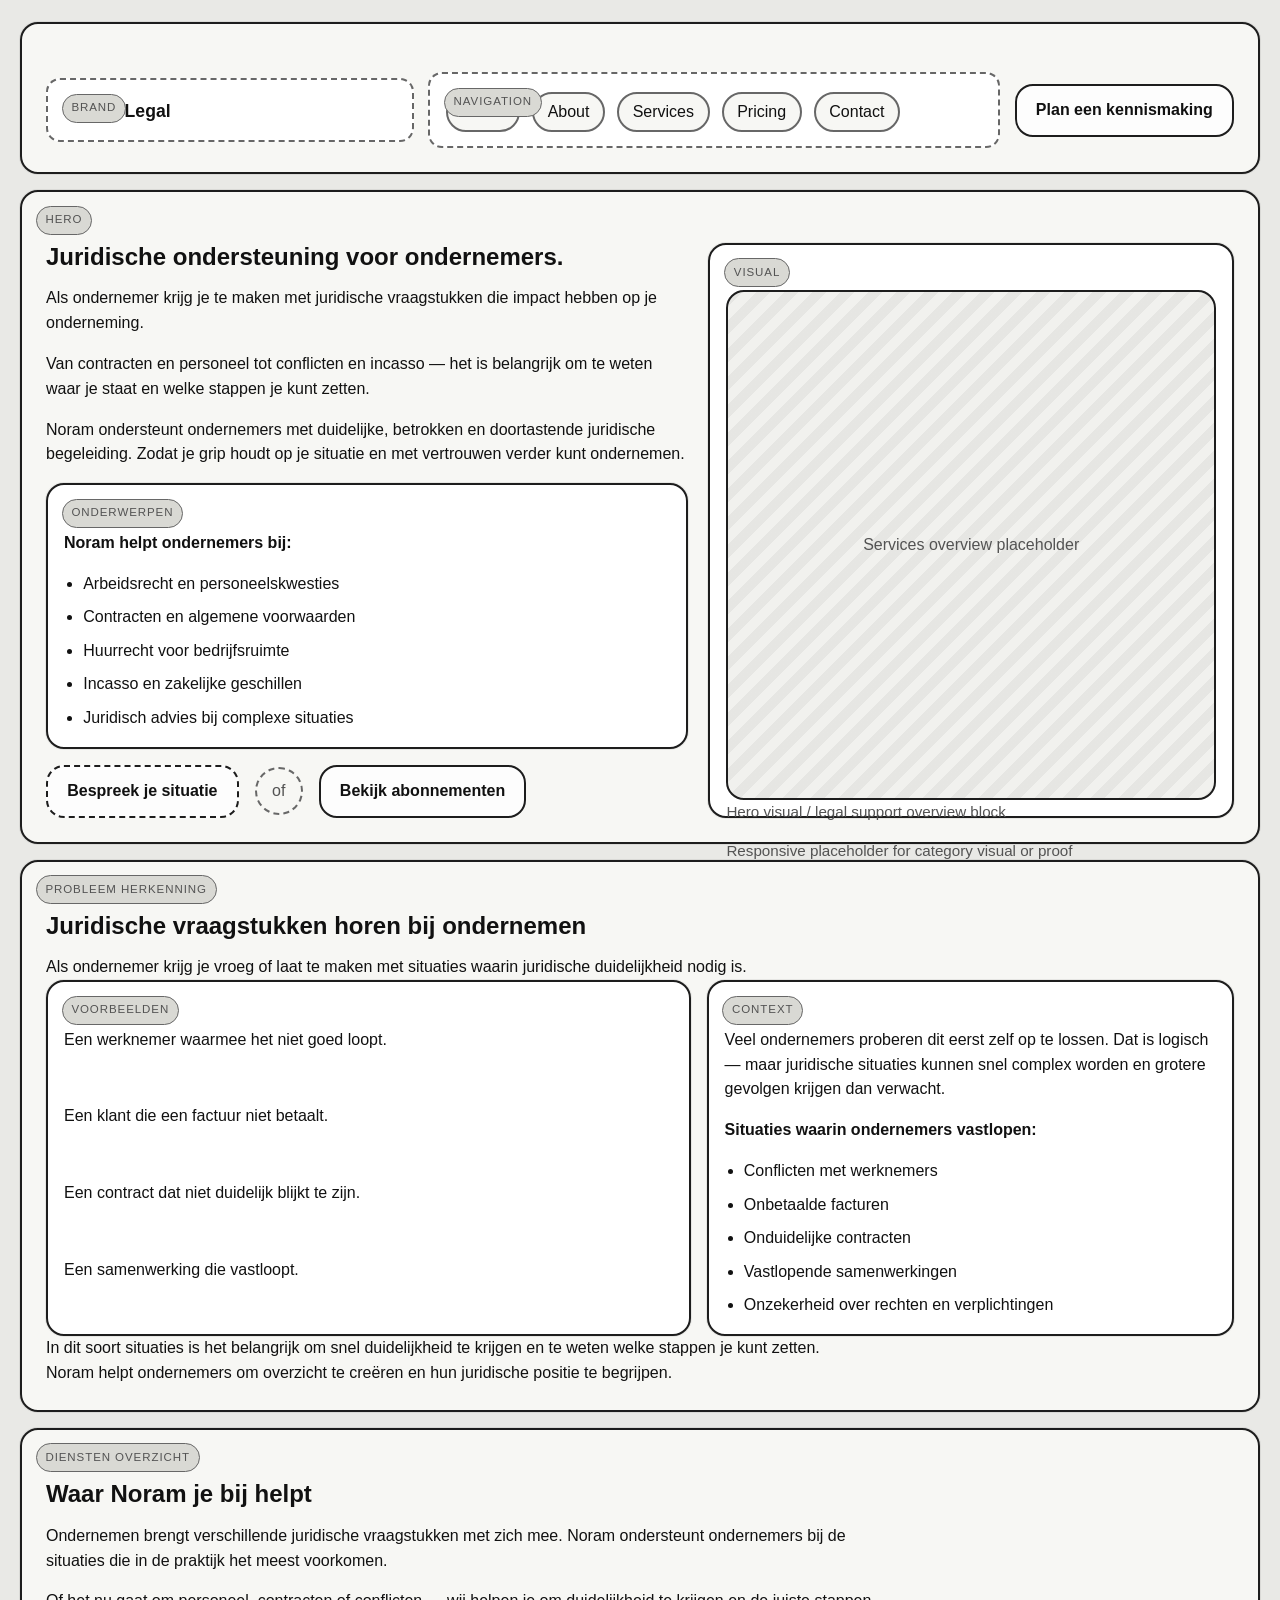
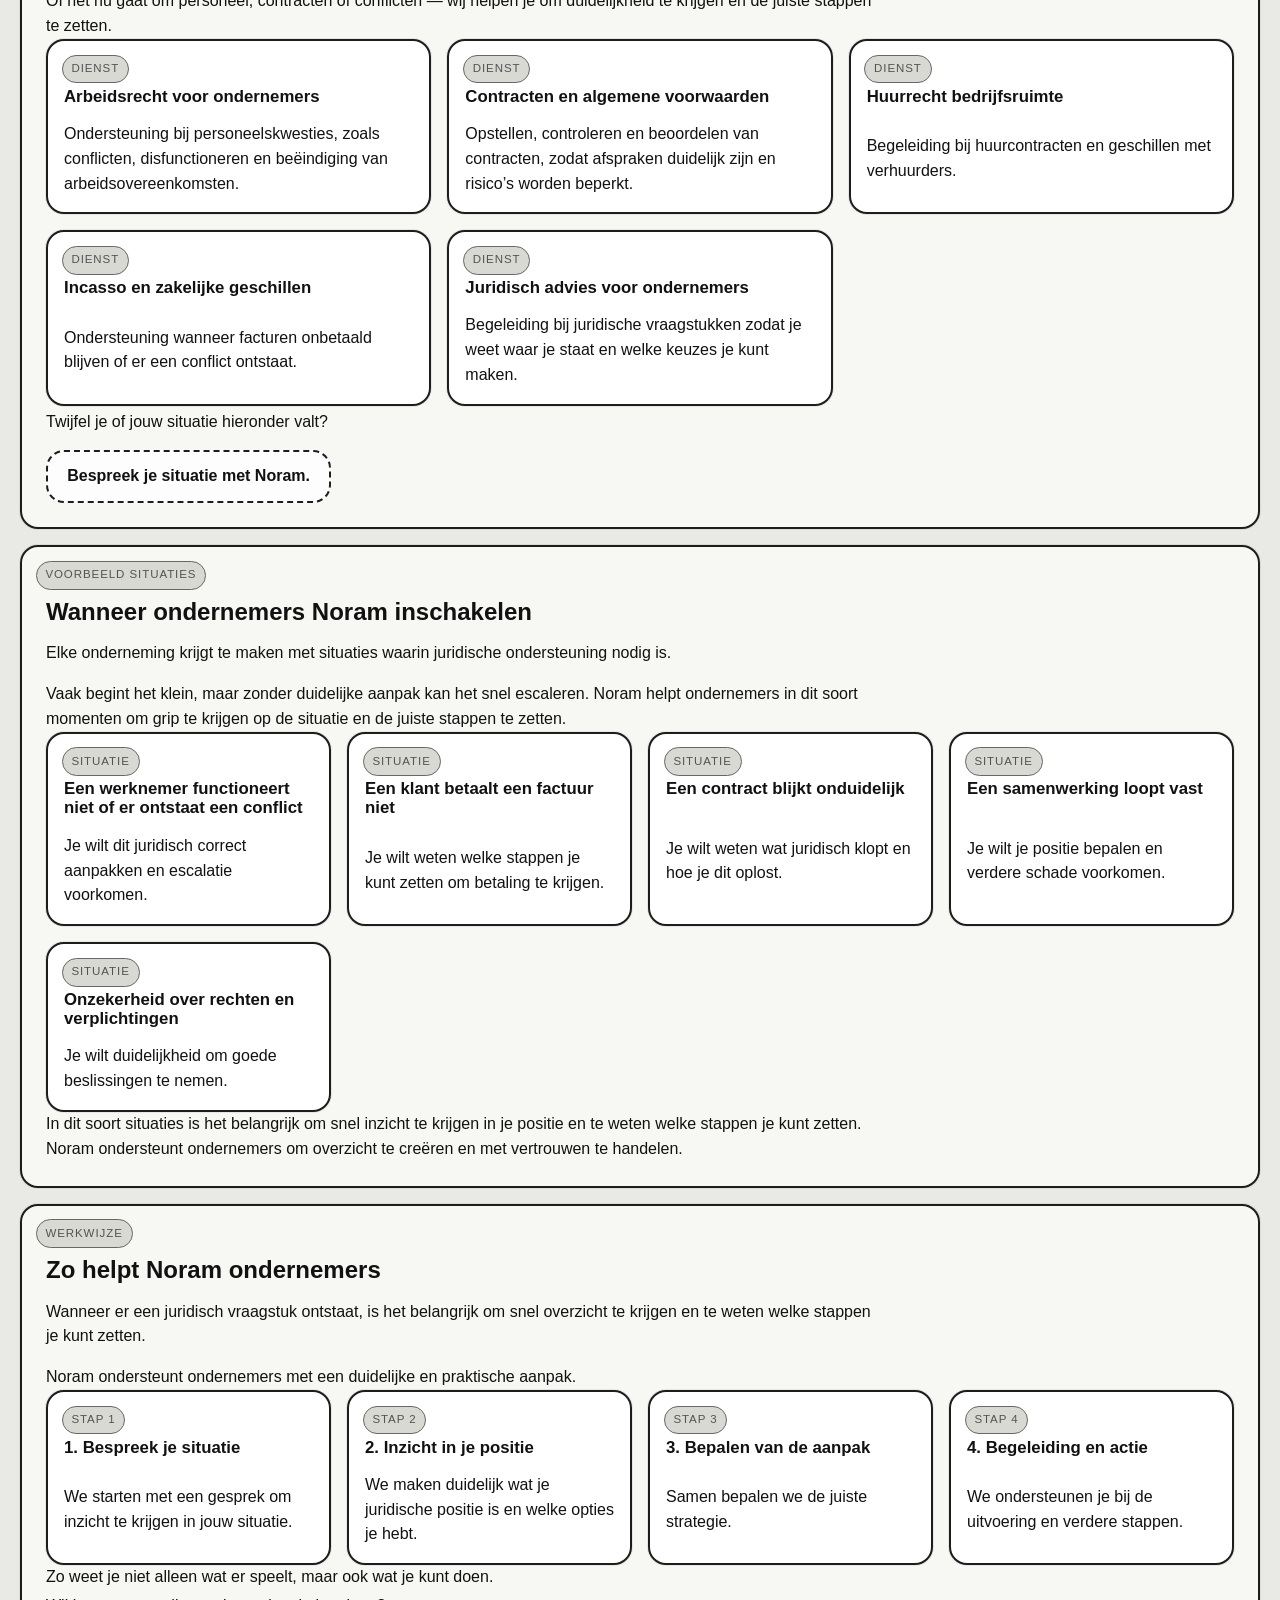
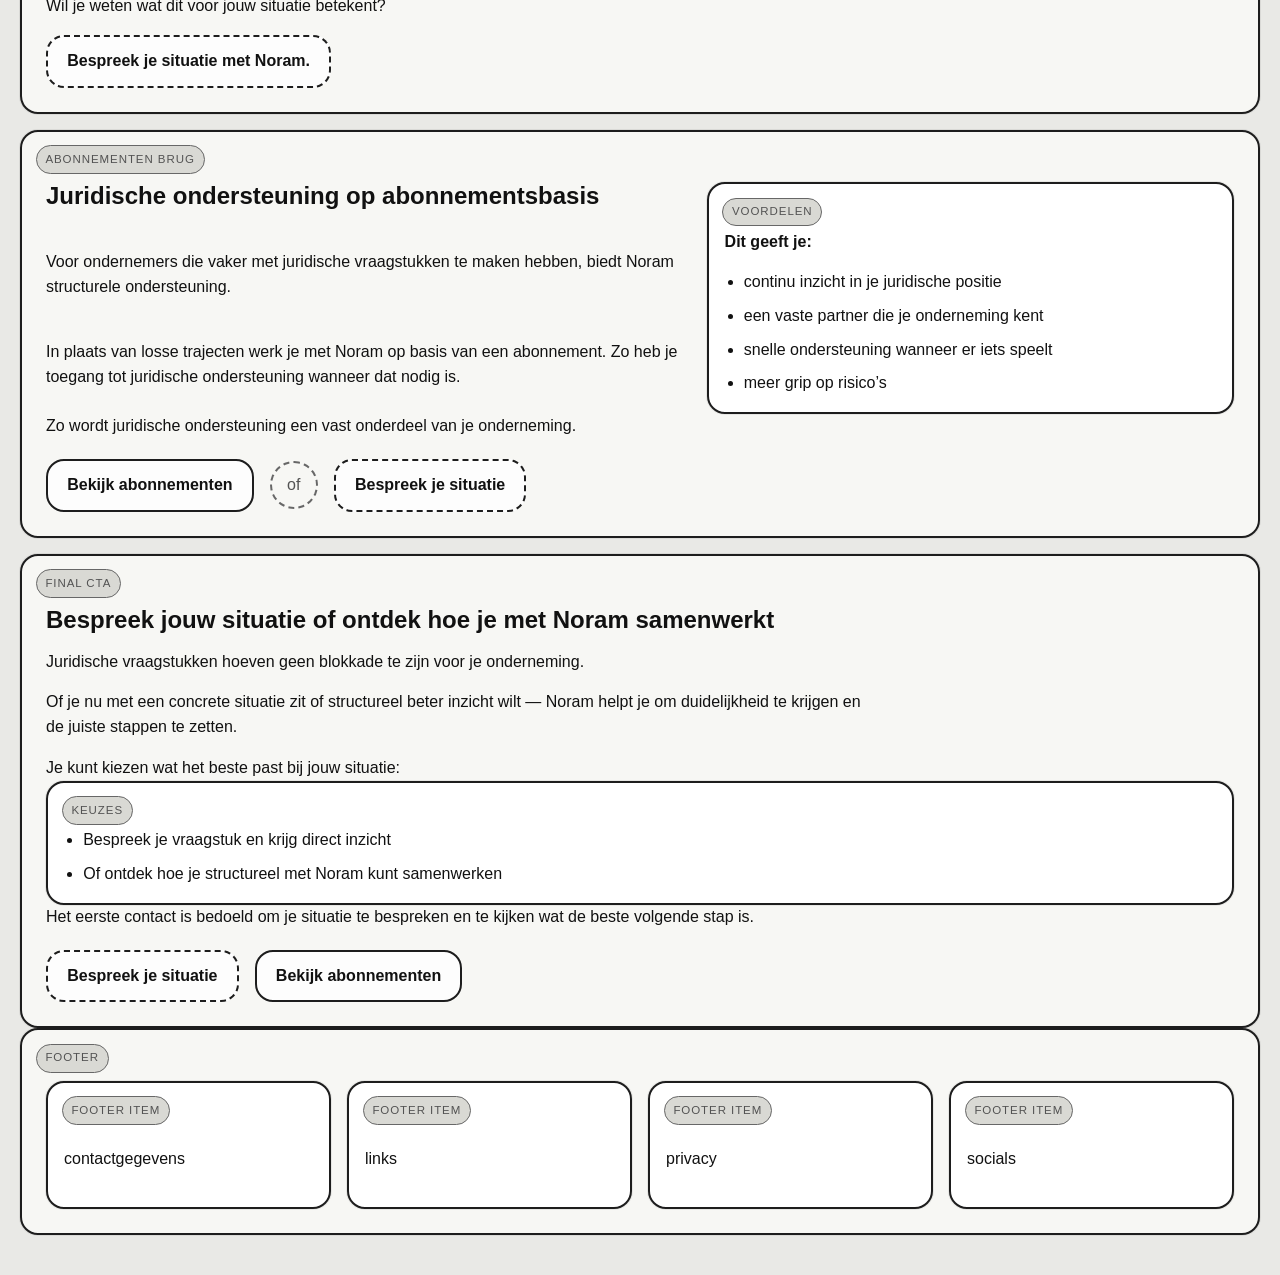
<file: site wireframe/services.html>
<!DOCTYPE html>
<html lang="nl">
  <head>
    <meta charset="UTF-8" />
    <meta name="viewport" content="width=device-width, initial-scale=1.0" />
    <title>Noram Legal | Services Wireframe</title>
    <link rel="stylesheet" href="assets/css/styles.css" />
  </head>
  <body>
    <div class="site-shell">
      <header class="wireframe-block site-header">
        <div class="header-brand" data-label="Brand">
          <a class="brand-link" href="index.html">Noram Legal</a>
        </div>
        <nav class="header-nav" data-label="Navigation" aria-label="Primary">
          <a class="nav-pill" href="index.html">Home</a>
          <a class="nav-pill" href="about.html">About</a>
          <a class="nav-pill current-nav" href="services.html" aria-current="page"
            >Services</a
          >
          <a class="nav-pill" href="pricing.html">Pricing</a>
          <a class="nav-pill" href="contact.html">Contact</a>
        </nav>
        <a class="wireframe-button" href="contact.html">Plan een kennismaking</a>
      </header>

      <main class="page-main">
        <section class="wireframe-block section section-hero" data-section="Hero">
          <div class="section-content">
            <h1>Juridische ondersteuning voor ondernemers.</h1>

            <p>
              Als ondernemer krijg je te maken met juridische vraagstukken die
              impact hebben op je onderneming.
            </p>

            <p>
              Van contracten en personeel tot conflicten en incasso — het is
              belangrijk om te weten waar je staat en welke stappen je kunt zetten.
            </p>

            <p>
              Noram ondersteunt ondernemers met duidelijke, betrokken en
              doortastende juridische begeleiding. Zodat je grip houdt op je
              situatie en met vertrouwen verder kunt ondernemen.
            </p>

            <div class="wireframe-card card-stack" data-label="Onderwerpen">
              <p class="card-heading">Noram helpt ondernemers bij:</p>
              <ul class="list-block">
                <li>Arbeidsrecht en personeelskwesties</li>
                <li>Contracten en algemene voorwaarden</li>
                <li>Huurrecht voor bedrijfsruimte</li>
                <li>Incasso en zakelijke geschillen</li>
                <li>Juridisch advies bij complexe situaties</li>
              </ul>
            </div>

            <div class="cta-group">
              <a
                class="wireframe-button wireframe-button-secondary"
                href="contact.html"
              >
                Bespreek je situatie
              </a>
              <span class="cta-divider">of</span>
              <a class="wireframe-button" href="pricing.html">Bekijk abonnementen</a>
            </div>
          </div>

          <div class="wireframe-card placeholder-card" data-label="Visual">
            <div class="media-placeholder">Services overview placeholder</div>
            <div class="placeholder-copy">
              <span>Hero visual / legal support overview block</span>
              <span>Responsive placeholder for category visual or proof</span>
            </div>
          </div>
        </section>

        <section class="wireframe-block section" data-section="Probleem herkenning">
          <div class="section-intro">
            <h2>Juridische vraagstukken horen bij ondernemen</h2>
            <p>
              Als ondernemer krijg je vroeg of laat te maken met situaties waarin
              juridische duidelijkheid nodig is.
            </p>
          </div>

          <div class="section-grid two-column-grid">
            <div class="wireframe-card card-stack" data-label="Voorbeelden">
              <p>Een werknemer waarmee het niet goed loopt.</p>
              <p>Een klant die een factuur niet betaalt.</p>
              <p>Een contract dat niet duidelijk blijkt te zijn.</p>
              <p>Een samenwerking die vastloopt.</p>
            </div>

            <div class="wireframe-card card-stack" data-label="Context">
              <p>
                Veel ondernemers proberen dit eerst zelf op te lossen. Dat is
                logisch — maar juridische situaties kunnen snel complex worden en
                grotere gevolgen krijgen dan verwacht.
              </p>

              <p class="card-heading">Situaties waarin ondernemers vastlopen:</p>
              <ul class="list-block">
                <li>Conflicten met werknemers</li>
                <li>Onbetaalde facturen</li>
                <li>Onduidelijke contracten</li>
                <li>Vastlopende samenwerkingen</li>
                <li>Onzekerheid over rechten en verplichtingen</li>
              </ul>
            </div>
          </div>

          <p>
            In dit soort situaties is het belangrijk om snel duidelijkheid te
            krijgen en te weten welke stappen je kunt zetten.
          </p>

          <p>
            Noram helpt ondernemers om overzicht te creëren en hun juridische
            positie te begrijpen.
          </p>
        </section>

        <section class="wireframe-block section" data-section="Diensten overzicht">
          <div class="section-intro">
            <h2>Waar Noram je bij helpt</h2>
            <p>
              Ondernemen brengt verschillende juridische vraagstukken met zich mee.
              Noram ondersteunt ondernemers bij de situaties die in de praktijk het
              meest voorkomen.
            </p>

            <p>
              Of het nu gaat om personeel, contracten of conflicten — wij helpen
              je om duidelijkheid te krijgen en de juiste stappen te zetten.
            </p>
          </div>

          <div class="card-grid service-grid">
            <article class="wireframe-card card-stack" data-label="Dienst">
              <h3>Arbeidsrecht voor ondernemers</h3>
              <p>
                Ondersteuning bij personeelskwesties, zoals conflicten,
                disfunctioneren en beëindiging van arbeidsovereenkomsten.
              </p>
            </article>

            <article class="wireframe-card card-stack" data-label="Dienst">
              <h3>Contracten en algemene voorwaarden</h3>
              <p>
                Opstellen, controleren en beoordelen van contracten, zodat
                afspraken duidelijk zijn en risico’s worden beperkt.
              </p>
            </article>

            <article class="wireframe-card card-stack" data-label="Dienst">
              <h3>Huurrecht bedrijfsruimte</h3>
              <p>Begeleiding bij huurcontracten en geschillen met verhuurders.</p>
            </article>

            <article class="wireframe-card card-stack" data-label="Dienst">
              <h3>Incasso en zakelijke geschillen</h3>
              <p>
                Ondersteuning wanneer facturen onbetaald blijven of er een conflict
                ontstaat.
              </p>
            </article>

            <article class="wireframe-card card-stack" data-label="Dienst">
              <h3>Juridisch advies voor ondernemers</h3>
              <p>
                Begeleiding bij juridische vraagstukken zodat je weet waar je
                staat en welke keuzes je kunt maken.
              </p>
            </article>
          </div>

          <div class="inline-cta">
            <p>Twijfel je of jouw situatie hieronder valt?</p>
            <a
              class="wireframe-button wireframe-button-secondary"
              href="contact.html"
            >
              Bespreek je situatie met Noram.
            </a>
          </div>
        </section>

        <section class="wireframe-block section" data-section="Voorbeeld situaties">
          <div class="section-intro">
            <h2>Wanneer ondernemers Noram inschakelen</h2>
            <p>
              Elke onderneming krijgt te maken met situaties waarin juridische
              ondersteuning nodig is.
            </p>

            <p>
              Vaak begint het klein, maar zonder duidelijke aanpak kan het snel
              escaleren. Noram helpt ondernemers in dit soort momenten om grip te
              krijgen op de situatie en de juiste stappen te zetten.
            </p>
          </div>

          <div class="card-grid proof-grid">
            <article class="wireframe-card card-stack" data-label="Situatie">
              <h3>Een werknemer functioneert niet of er ontstaat een conflict</h3>
              <p>
                Je wilt dit juridisch correct aanpakken en escalatie voorkomen.
              </p>
            </article>

            <article class="wireframe-card card-stack" data-label="Situatie">
              <h3>Een klant betaalt een factuur niet</h3>
              <p>
                Je wilt weten welke stappen je kunt zetten om betaling te krijgen.
              </p>
            </article>

            <article class="wireframe-card card-stack" data-label="Situatie">
              <h3>Een contract blijkt onduidelijk</h3>
              <p>Je wilt weten wat juridisch klopt en hoe je dit oplost.</p>
            </article>

            <article class="wireframe-card card-stack" data-label="Situatie">
              <h3>Een samenwerking loopt vast</h3>
              <p>Je wilt je positie bepalen en verdere schade voorkomen.</p>
            </article>

            <article class="wireframe-card card-stack" data-label="Situatie">
              <h3>Onzekerheid over rechten en verplichtingen</h3>
              <p>Je wilt duidelijkheid om goede beslissingen te nemen.</p>
            </article>
          </div>

          <p>
            In dit soort situaties is het belangrijk om snel inzicht te krijgen in
            je positie en te weten welke stappen je kunt zetten.
          </p>

          <p>
            Noram ondersteunt ondernemers om overzicht te creëren en met
            vertrouwen te handelen.
          </p>
        </section>

        <section class="wireframe-block section" data-section="Werkwijze">
          <div class="section-intro">
            <h2>Zo helpt Noram ondernemers</h2>
            <p>
              Wanneer er een juridisch vraagstuk ontstaat, is het belangrijk om
              snel overzicht te krijgen en te weten welke stappen je kunt zetten.
            </p>

            <p>
              Noram ondersteunt ondernemers met een duidelijke en praktische
              aanpak.
            </p>
          </div>

          <div class="card-grid steps-grid">
            <article class="wireframe-card card-stack step-card" data-label="Stap 1">
              <h3>1. Bespreek je situatie</h3>
              <p>We starten met een gesprek om inzicht te krijgen in jouw situatie.</p>
            </article>

            <article class="wireframe-card card-stack step-card" data-label="Stap 2">
              <h3>2. Inzicht in je positie</h3>
              <p>
                We maken duidelijk wat je juridische positie is en welke opties je
                hebt.
              </p>
            </article>

            <article class="wireframe-card card-stack step-card" data-label="Stap 3">
              <h3>3. Bepalen van de aanpak</h3>
              <p>Samen bepalen we de juiste strategie.</p>
            </article>

            <article class="wireframe-card card-stack step-card" data-label="Stap 4">
              <h3>4. Begeleiding en actie</h3>
              <p>We ondersteunen je bij de uitvoering en verdere stappen.</p>
            </article>
          </div>

          <p>Zo weet je niet alleen wat er speelt, maar ook wat je kunt doen.</p>

          <div class="inline-cta">
            <p>Wil je weten wat dit voor jouw situatie betekent?</p>
            <a
              class="wireframe-button wireframe-button-secondary"
              href="contact.html"
            >
              Bespreek je situatie met Noram.
            </a>
          </div>
        </section>

        <section class="wireframe-block section" data-section="Abonnementen brug">
          <div class="section-grid two-column-grid">
            <div class="section-intro">
              <h2>Juridische ondersteuning op abonnementsbasis</h2>
              <p>
                Voor ondernemers die vaker met juridische vraagstukken te maken
                hebben, biedt Noram structurele ondersteuning.
              </p>

              <p>
                In plaats van losse trajecten werk je met Noram op basis van een
                abonnement. Zo heb je toegang tot juridische ondersteuning wanneer
                dat nodig is.
              </p>
            </div>

            <div class="wireframe-card card-stack" data-label="Voordelen">
              <p class="card-heading">Dit geeft je:</p>
              <ul class="list-block">
                <li>continu inzicht in je juridische positie</li>
                <li>een vaste partner die je onderneming kent</li>
                <li>snelle ondersteuning wanneer er iets speelt</li>
                <li>meer grip op risico’s</li>
              </ul>
            </div>
          </div>

          <p>
            Zo wordt juridische ondersteuning een vast onderdeel van je
            onderneming.
          </p>

          <div class="cta-group cta-group-wide">
            <a class="wireframe-button" href="pricing.html">Bekijk abonnementen</a>
            <span class="cta-divider">of</span>
            <a
              class="wireframe-button wireframe-button-secondary"
              href="contact.html"
            >
              Bespreek je situatie
            </a>
          </div>
        </section>

        <section class="wireframe-block section" data-section="Final CTA">
          <div class="section-intro">
            <h2>Bespreek jouw situatie of ontdek hoe je met Noram samenwerkt</h2>
            <p>
              Juridische vraagstukken hoeven geen blokkade te zijn voor je
              onderneming.
            </p>

            <p>
              Of je nu met een concrete situatie zit of structureel beter inzicht
              wilt — Noram helpt je om duidelijkheid te krijgen en de juiste
              stappen te zetten.
            </p>

            <p>Je kunt kiezen wat het beste past bij jouw situatie:</p>
          </div>

          <div class="wireframe-card card-stack" data-label="Keuzes">
            <ul class="list-block">
              <li>Bespreek je vraagstuk en krijg direct inzicht</li>
              <li>Of ontdek hoe je structureel met Noram kunt samenwerken</li>
            </ul>
          </div>

          <p>
            Het eerste contact is bedoeld om je situatie te bespreken en te kijken
            wat de beste volgende stap is.
          </p>

          <div class="cta-group cta-group-wide">
            <a
              class="wireframe-button wireframe-button-secondary"
              href="contact.html"
            >
              Bespreek je situatie
            </a>
            <a class="wireframe-button" href="pricing.html">Bekijk abonnementen</a>
          </div>
        </section>
      </main>

      <footer class="wireframe-block site-footer" data-section="Footer">
        <div class="footer-grid">
          <div class="wireframe-card footer-card" data-label="Footer item">
            <p>contactgegevens</p>
          </div>
          <div class="wireframe-card footer-card" data-label="Footer item">
            <p>links</p>
          </div>
          <div class="wireframe-card footer-card" data-label="Footer item">
            <p>privacy</p>
          </div>
          <div class="wireframe-card footer-card" data-label="Footer item">
            <p>socials</p>
          </div>
        </div>
      </footer>
    </div>
  </body>
</html>
</file>
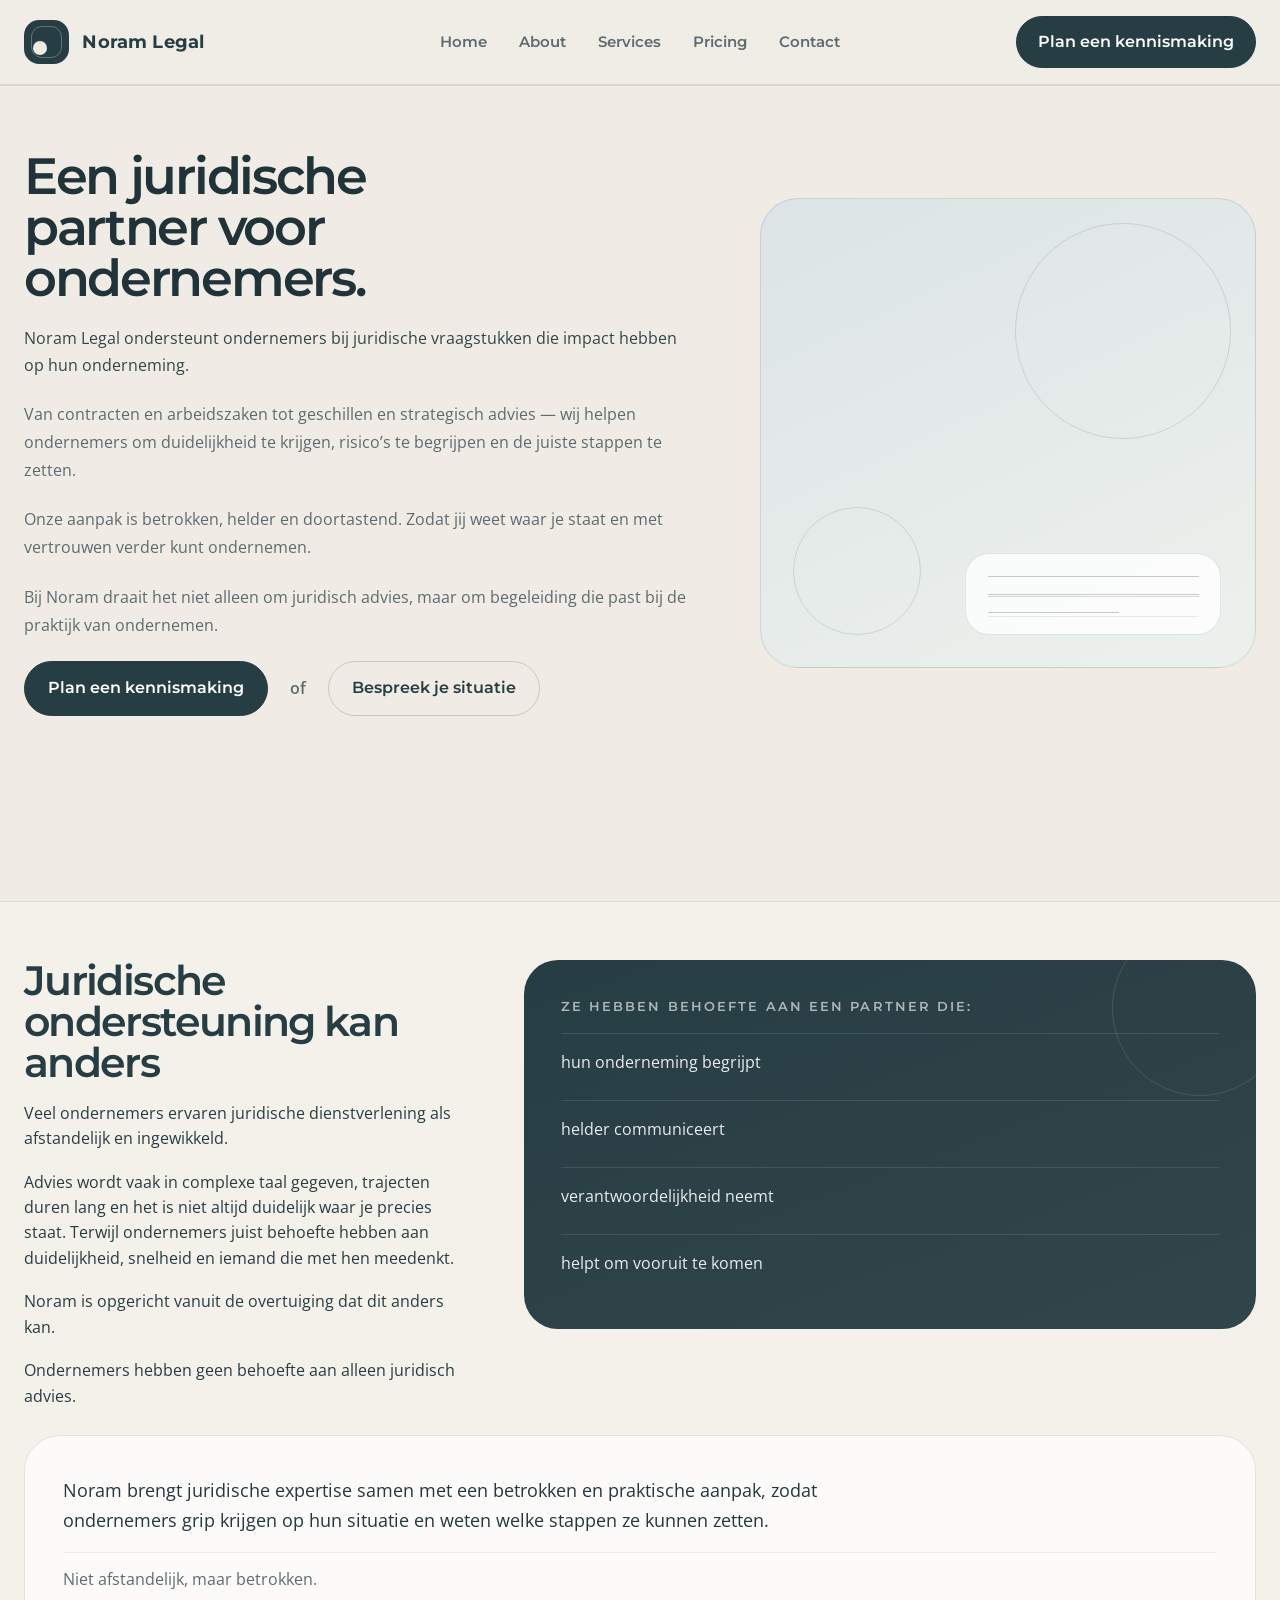
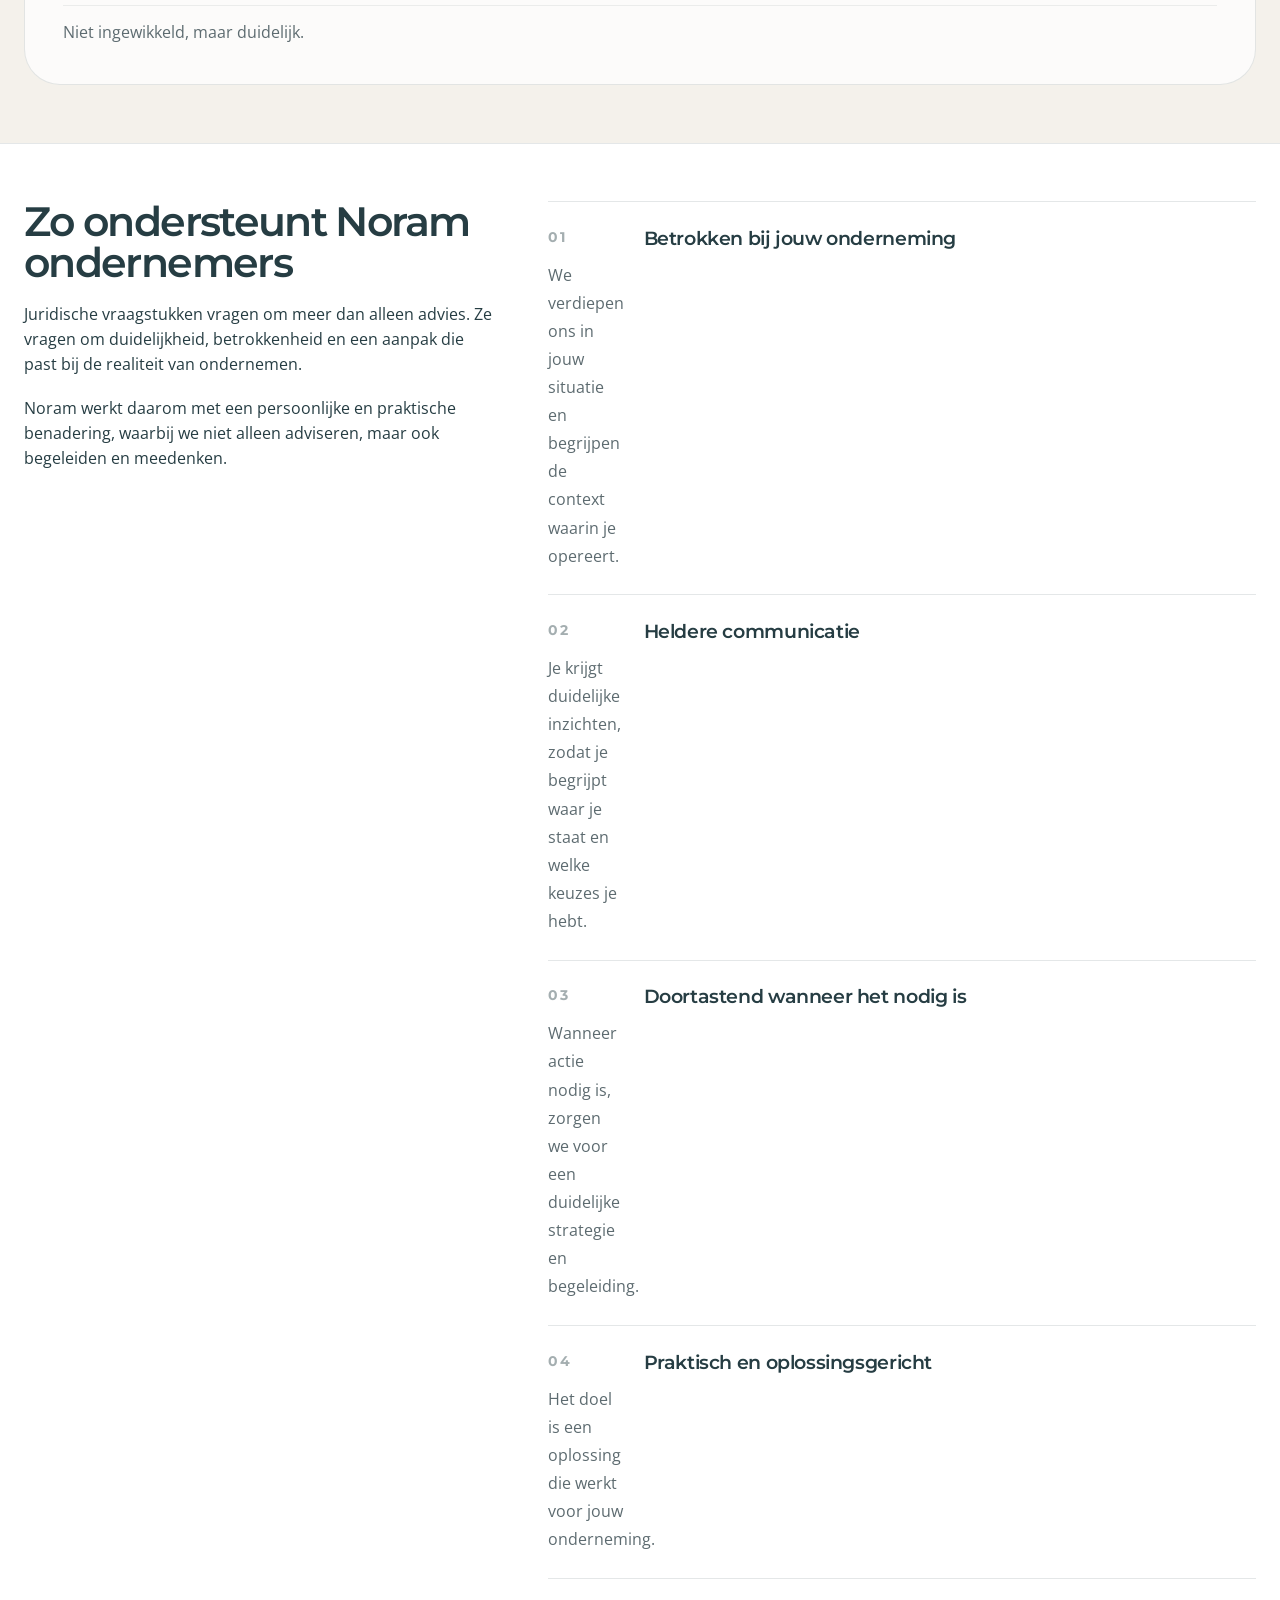
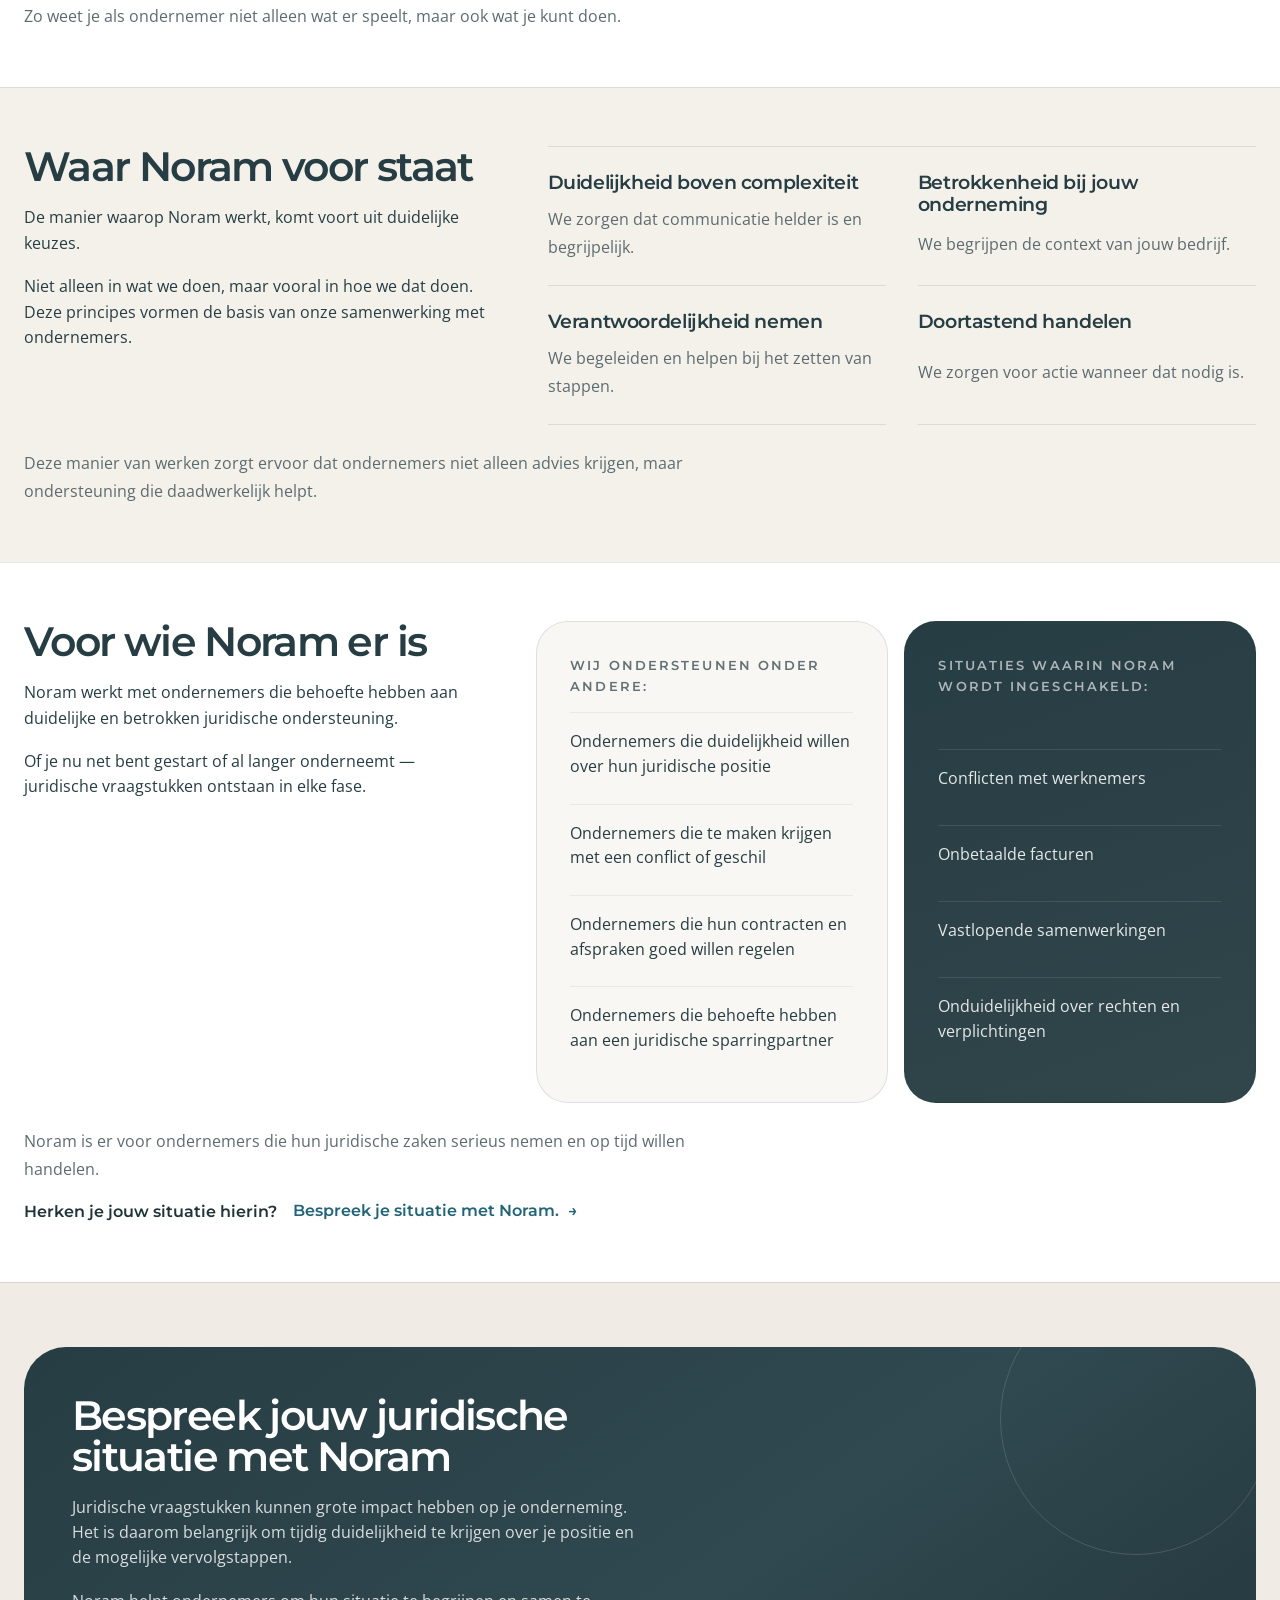
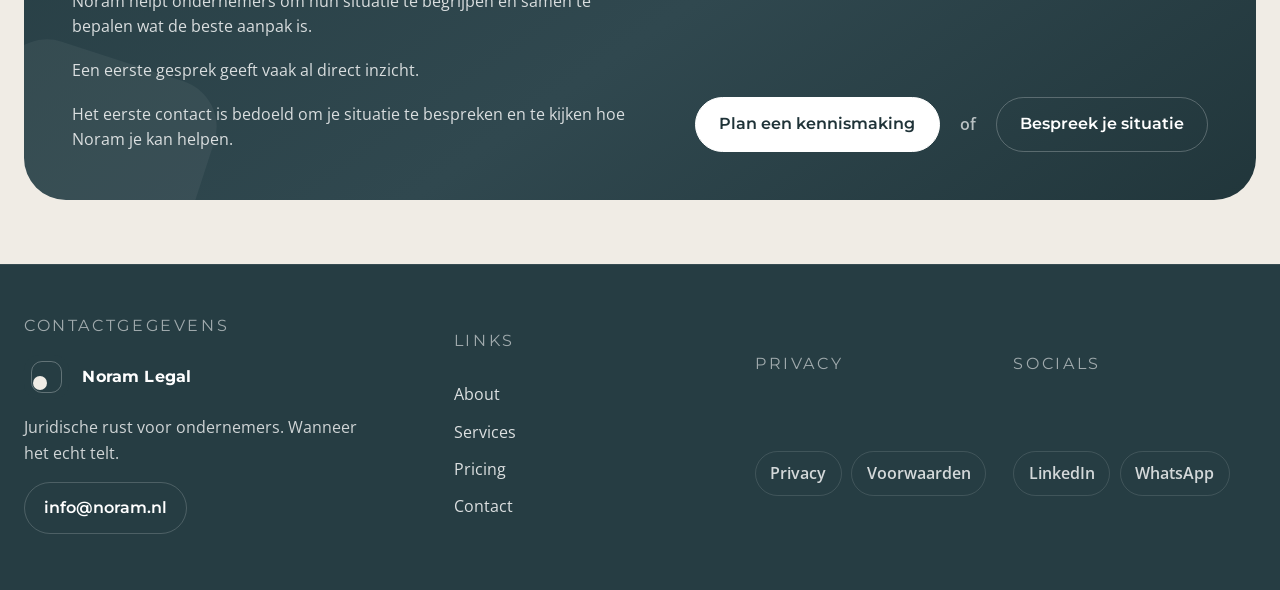
<file: site/about.html>
<!DOCTYPE html>
<html lang="nl">
  <head>
    <meta charset="UTF-8" />
    <meta name="viewport" content="width=device-width, initial-scale=1.0" />
    <title>Noram Legal | Een juridische partner voor ondernemers</title>
    <link rel="preconnect" href="https://fonts.googleapis.com" />
    <link rel="preconnect" href="https://fonts.gstatic.com" crossorigin />
    <link
      href="https://fonts.googleapis.com/css2?family=Montserrat:wght@500;600;700&amp;family=Open+Sans:wght@400;500;600&amp;display=swap"
      rel="stylesheet"
    />
    <link rel="stylesheet" href="assets/css/styles.css" />
  </head>
  <body class="about-page">
    <div class="site-shell">
      <header class="wireframe-block site-header about-header">
        <div class="header-brand">
          <span class="brand-mark" aria-hidden="true"></span>
          <a class="brand-link" href="index.html">Noram Legal</a>
        </div>
        <button
          class="menu-toggle"
          type="button"
          aria-expanded="false"
          aria-controls="primary-nav"
          aria-label="Open menu"
        >
          <span class="menu-toggle-line" aria-hidden="true"></span>
          <span class="menu-toggle-line" aria-hidden="true"></span>
          <span class="menu-toggle-line" aria-hidden="true"></span>
          <span class="menu-toggle-text">Menu</span>
        </button>
        <nav class="header-nav" id="primary-nav" aria-label="Primary">
          <a class="nav-pill" href="index.html">Home</a>
          <a class="nav-pill current-nav" href="about.html" aria-current="page">About</a>
          <a class="nav-pill" href="services.html">Services</a>
          <a class="nav-pill" href="pricing.html">Pricing</a>
          <a class="nav-pill" href="contact.html">Contact</a>
        </nav>
        <a class="wireframe-button header-cta" href="contact.html"
          >Plan een kennismaking</a
        >
      </header>

      <main class="page-main">
        <section class="wireframe-block section about-hero">
          <div class="about-hero-shell">
            <div class="section-content about-hero-copy">
              <h1>Een juridische partner voor ondernemers.</h1>

              <p class="about-hero-lead">
                Noram Legal ondersteunt ondernemers bij juridische vraagstukken die
                impact hebben op hun onderneming.
              </p>

              <p class="about-hero-support">
                Van contracten en arbeidszaken tot geschillen en strategisch advies
                — wij helpen ondernemers om duidelijkheid te krijgen, risico’s te
                begrijpen en de juiste stappen te zetten.
              </p>

              <p class="about-hero-support">
                Onze aanpak is betrokken, helder en doortastend. Zodat jij weet
                waar je staat en met vertrouwen verder kunt ondernemen.
              </p>

              <p class="about-hero-support">
                Bij Noram draait het niet alleen om juridisch advies, maar om
                begeleiding die past bij de praktijk van ondernemen.
              </p>

              <div class="cta-group about-hero-actions">
                <a class="wireframe-button" href="contact.html">Plan een kennismaking</a>
                <span class="cta-divider">of</span>
                <a
                  class="wireframe-button wireframe-button-secondary"
                  href="contact.html"
                >
                  Bespreek je situatie
                </a>
              </div>
            </div>

            <div class="about-hero-visual" aria-hidden="true">
              <span class="about-hero-orbit about-hero-orbit-large"></span>
              <span class="about-hero-orbit about-hero-orbit-small"></span>
              <div class="about-hero-panel">
                <span class="about-hero-line about-hero-line-wide"></span>
                <span class="about-hero-line"></span>
                <span class="about-hero-line about-hero-line-short"></span>
              </div>
            </div>
          </div>
        </section>

        <section class="wireframe-block section about-purpose">
          <div class="about-purpose-shell">
            <div class="section-intro about-purpose-intro">
              <h2>Juridische ondersteuning kan anders</h2>
              <p>
                Veel ondernemers ervaren juridische dienstverlening als
                afstandelijk en ingewikkeld.
              </p>

              <p>
                Advies wordt vaak in complexe taal gegeven, trajecten duren lang
                en het is niet altijd duidelijk waar je precies staat. Terwijl
                ondernemers juist behoefte hebben aan duidelijkheid, snelheid en
                iemand die met hen meedenkt.
              </p>

              <p>Noram is opgericht vanuit de overtuiging dat dit anders kan.</p>

              <p>Ondernemers hebben geen behoefte aan alleen juridisch advies.</p>
            </div>

            <div class="about-purpose-aside">
              <p class="card-heading">Ze hebben behoefte aan een partner die:</p>
              <ul class="list-block">
                <li>hun onderneming begrijpt</li>
                <li>helder communiceert</li>
                <li>verantwoordelijkheid neemt</li>
                <li>helpt om vooruit te komen</li>
              </ul>
            </div>
          </div>

          <div class="about-positioning">
            <p>
              Noram brengt juridische expertise samen met een betrokken en
              praktische aanpak, zodat ondernemers grip krijgen op hun situatie en
              weten welke stappen ze kunnen zetten.
            </p>
            <div class="about-positioning-lines">
              <p>Niet afstandelijk, maar betrokken.</p>
              <p>Niet ingewikkeld, maar duidelijk.</p>
            </div>
          </div>
        </section>

        <section class="wireframe-block section about-method">
          <div class="about-method-shell">
            <div class="section-intro about-method-intro">
              <h2>Zo ondersteunt Noram ondernemers</h2>
              <p>
                Juridische vraagstukken vragen om meer dan alleen advies. Ze vragen
                om duidelijkheid, betrokkenheid en een aanpak die past bij de
                realiteit van ondernemen.
              </p>

              <p>
                Noram werkt daarom met een persoonlijke en praktische benadering,
                waarbij we niet alleen adviseren, maar ook begeleiden en meedenken.
              </p>
            </div>

            <div class="about-method-list">
              <article class="about-method-item">
                <h3>Betrokken bij jouw onderneming</h3>
                <p>
                  We verdiepen ons in jouw situatie en begrijpen de context waarin
                  je opereert.
                </p>
              </article>

              <article class="about-method-item">
                <h3>Heldere communicatie</h3>
                <p>
                  Je krijgt duidelijke inzichten, zodat je begrijpt waar je staat
                  en welke keuzes je hebt.
                </p>
              </article>

              <article class="about-method-item">
                <h3>Doortastend wanneer het nodig is</h3>
                <p>
                  Wanneer actie nodig is, zorgen we voor een duidelijke strategie
                  en begeleiding.
                </p>
              </article>

              <article class="about-method-item">
                <h3>Praktisch en oplossingsgericht</h3>
                <p>Het doel is een oplossing die werkt voor jouw onderneming.</p>
              </article>
            </div>
          </div>

          <p class="about-method-note">
            Zo weet je als ondernemer niet alleen wat er speelt, maar ook wat je
            kunt doen.
          </p>
        </section>

        <section class="wireframe-block section about-values">
          <div class="about-values-shell">
            <div class="section-intro about-values-intro">
              <h2>Waar Noram voor staat</h2>
              <p>
                De manier waarop Noram werkt, komt voort uit duidelijke keuzes.
              </p>

              <p>
                Niet alleen in wat we doen, maar vooral in hoe we dat doen. Deze
                principes vormen de basis van onze samenwerking met ondernemers.
              </p>
            </div>

            <div class="about-values-list">
              <article class="about-value-item">
                <h3>Duidelijkheid boven complexiteit</h3>
                <p>We zorgen dat communicatie helder is en begrijpelijk.</p>
              </article>

              <article class="about-value-item">
                <h3>Betrokkenheid bij jouw onderneming</h3>
                <p>We begrijpen de context van jouw bedrijf.</p>
              </article>

              <article class="about-value-item">
                <h3>Verantwoordelijkheid nemen</h3>
                <p>We begeleiden en helpen bij het zetten van stappen.</p>
              </article>

              <article class="about-value-item">
                <h3>Doortastend handelen</h3>
                <p>We zorgen voor actie wanneer dat nodig is.</p>
              </article>
            </div>
          </div>

          <p class="about-values-note">
            Deze manier van werken zorgt ervoor dat ondernemers niet alleen advies
            krijgen, maar ondersteuning die daadwerkelijk helpt.
          </p>
        </section>

        <section class="wireframe-block section about-audience">
          <div class="about-audience-shell">
            <div class="section-intro about-audience-intro">
              <h2>Voor wie Noram er is</h2>
              <p>
                Noram werkt met ondernemers die behoefte hebben aan duidelijke en
                betrokken juridische ondersteuning.
              </p>

              <p>
                Of je nu net bent gestart of al langer onderneemt — juridische
                vraagstukken ontstaan in elke fase.
              </p>
            </div>

            <div class="about-audience-columns">
              <div class="about-audience-column">
                <p class="card-heading">Wij ondersteunen onder andere:</p>
                <ul class="list-block">
                  <li>
                    Ondernemers die duidelijkheid willen over hun juridische positie
                  </li>
                  <li>
                    Ondernemers die te maken krijgen met een conflict of geschil
                  </li>
                  <li>
                    Ondernemers die hun contracten en afspraken goed willen regelen
                  </li>
                  <li>
                    Ondernemers die behoefte hebben aan een juridische sparringpartner
                  </li>
                </ul>
              </div>

              <div class="about-audience-column about-audience-column-alt">
                <p class="card-heading">Situaties waarin Noram wordt ingeschakeld:</p>
                <ul class="list-block">
                  <li>Conflicten met werknemers</li>
                  <li>Onbetaalde facturen</li>
                  <li>Vastlopende samenwerkingen</li>
                  <li>Onduidelijkheid over rechten en verplichtingen</li>
                </ul>
              </div>
            </div>
          </div>

          <p class="about-audience-note">
            Noram is er voor ondernemers die hun juridische zaken serieus nemen en
            op tijd willen handelen.
          </p>

          <div class="inline-cta about-audience-cta">
            <p>Herken je jouw situatie hierin?</p>
            <a
              class="wireframe-button wireframe-button-secondary"
              href="contact.html"
            >
              Bespreek je situatie met Noram.
            </a>
          </div>
        </section>

        <section class="wireframe-block section about-final-cta">
          <div class="about-final-panel">
            <div class="section-intro about-final-intro">
              <h2>Bespreek jouw juridische situatie met Noram</h2>
              <p>
                Juridische vraagstukken kunnen grote impact hebben op je
                onderneming. Het is daarom belangrijk om tijdig duidelijkheid te
                krijgen over je positie en de mogelijke vervolgstappen.
              </p>

              <p>
                Noram helpt ondernemers om hun situatie te begrijpen en samen te
                bepalen wat de beste aanpak is.
              </p>

              <p>Een eerste gesprek geeft vaak al direct inzicht.</p>

              <p>
                Het eerste contact is bedoeld om je situatie te bespreken en te
                kijken hoe Noram je kan helpen.
              </p>
            </div>

            <div class="cta-group cta-group-wide about-final-actions">
              <a class="wireframe-button" href="contact.html">Plan een kennismaking</a>
              <span class="cta-divider">of</span>
              <a
                class="wireframe-button wireframe-button-secondary"
                href="contact.html"
              >
                Bespreek je situatie
              </a>
            </div>
          </div>
        </section>
      </main>

      <footer class="wireframe-block site-footer about-footer">
        <div class="footer-grid">
          <div class="wireframe-card footer-card footer-brand-card">
            <p class="footer-title">contactgegevens</p>
            <div class="header-brand footer-brand-lockup">
              <span class="brand-mark" aria-hidden="true"></span>
              <a class="brand-link footer-brand-link" href="index.html">Noram Legal</a>
            </div>
            <p class="footer-tagline">
              Juridische rust voor ondernemers. Wanneer het echt telt.
            </p>
            <a class="wireframe-link footer-email" href="mailto:info@noram.nl"
              >info@noram.nl</a
            >
          </div>
          <div class="wireframe-card footer-card">
            <p class="footer-title">links</p>
            <div class="footer-links">
              <a href="about.html">About</a>
              <a href="services.html">Services</a>
              <a href="pricing.html">Pricing</a>
              <a href="contact.html">Contact</a>
            </div>
          </div>
          <div class="wireframe-card footer-card">
            <p class="footer-title">privacy</p>
            <div class="footer-pill-row">
              <span class="footer-pill">Privacy</span>
              <span class="footer-pill">Voorwaarden</span>
            </div>
          </div>
          <div class="wireframe-card footer-card">
            <p class="footer-title">socials</p>
            <div class="footer-pill-row">
              <span class="footer-pill">LinkedIn</span>
              <span class="footer-pill">WhatsApp</span>
            </div>
          </div>
        </div>
      </footer>
    </div>
    <script src="assets/js/main.js"></script>
  </body>
</html>
</file>
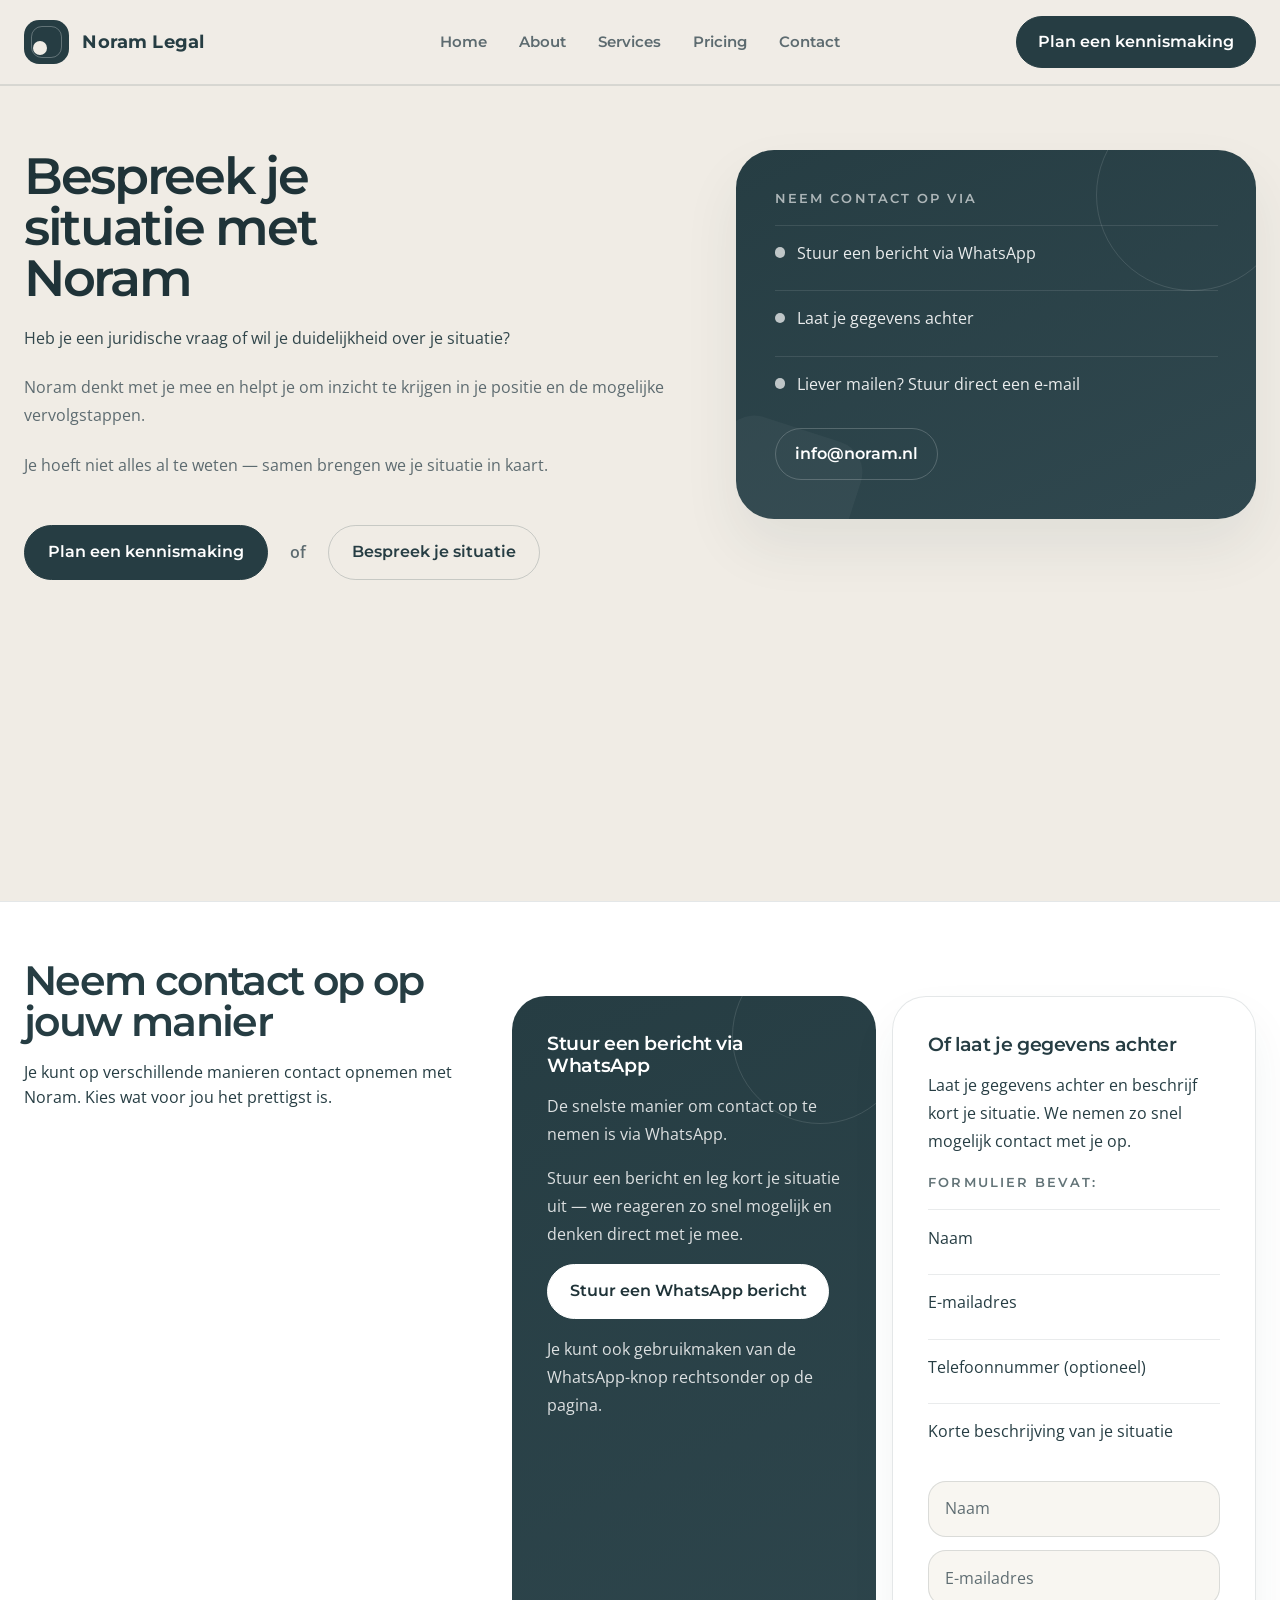
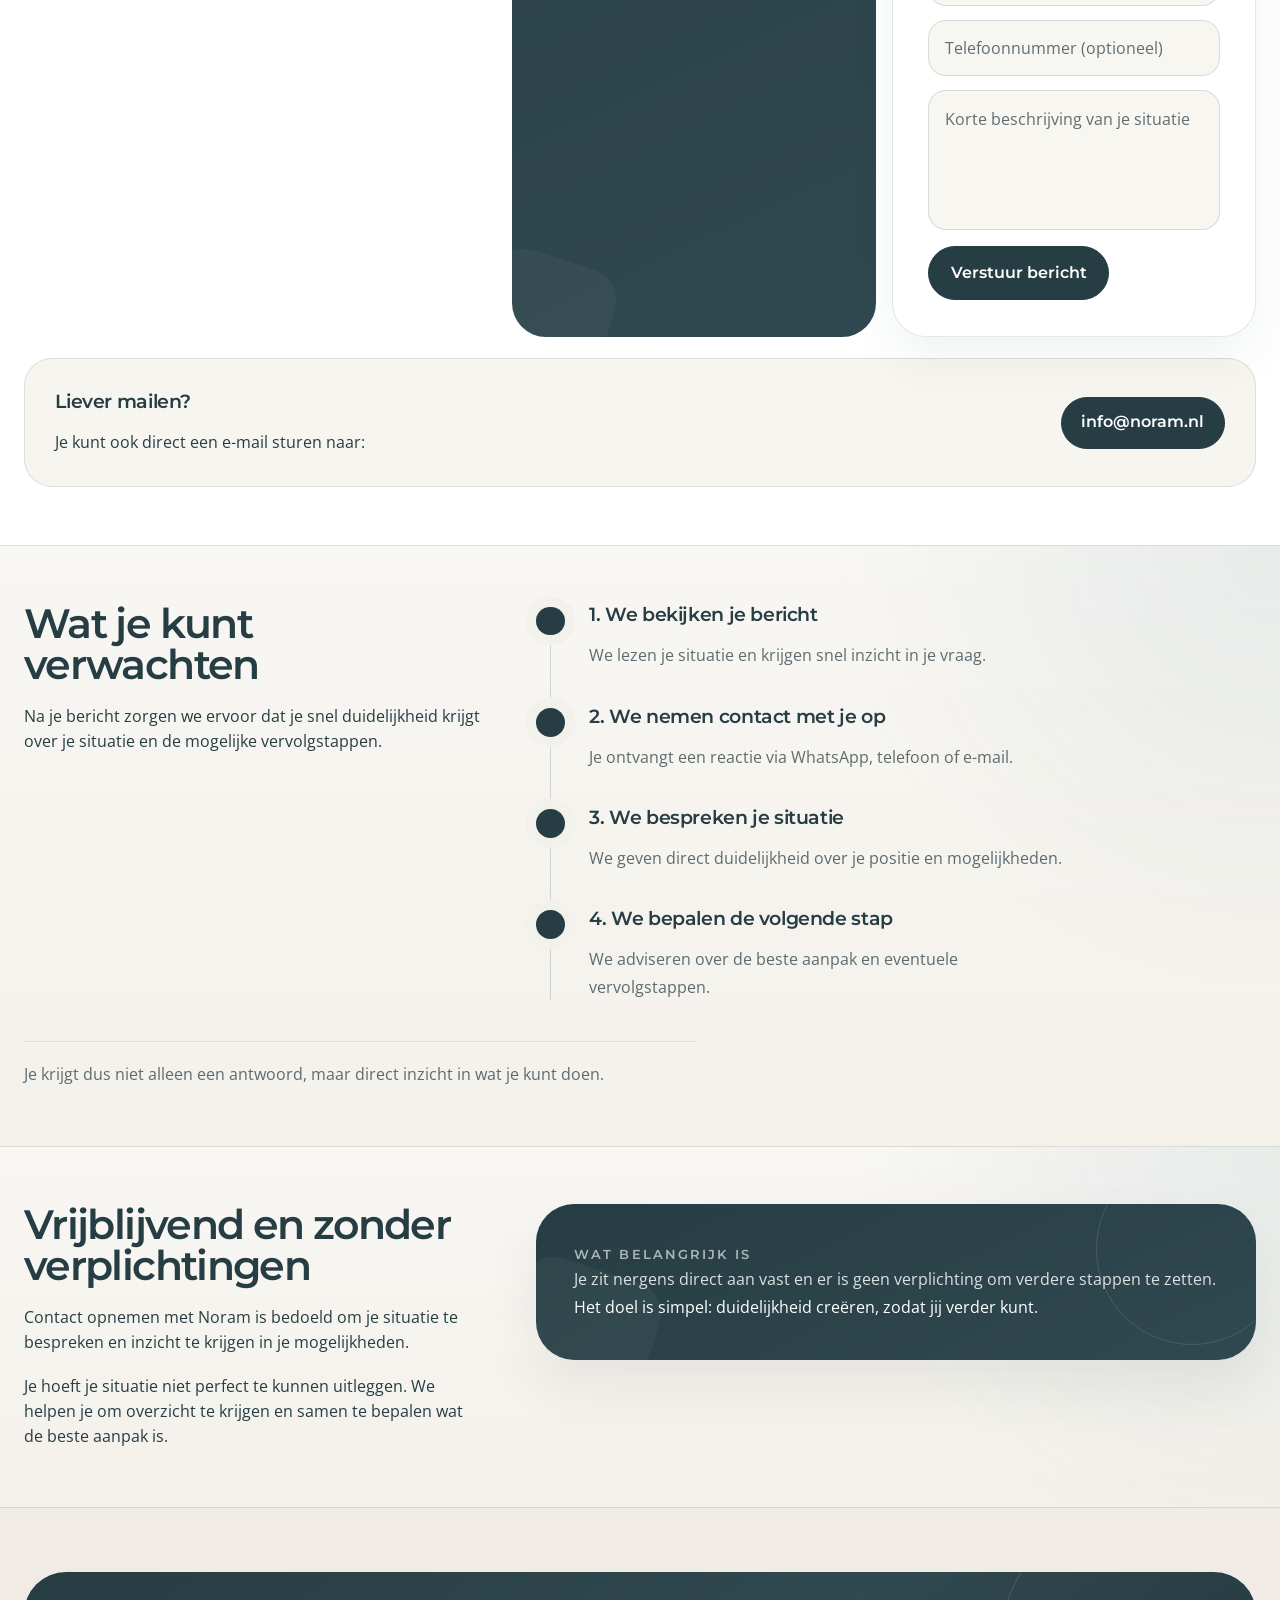
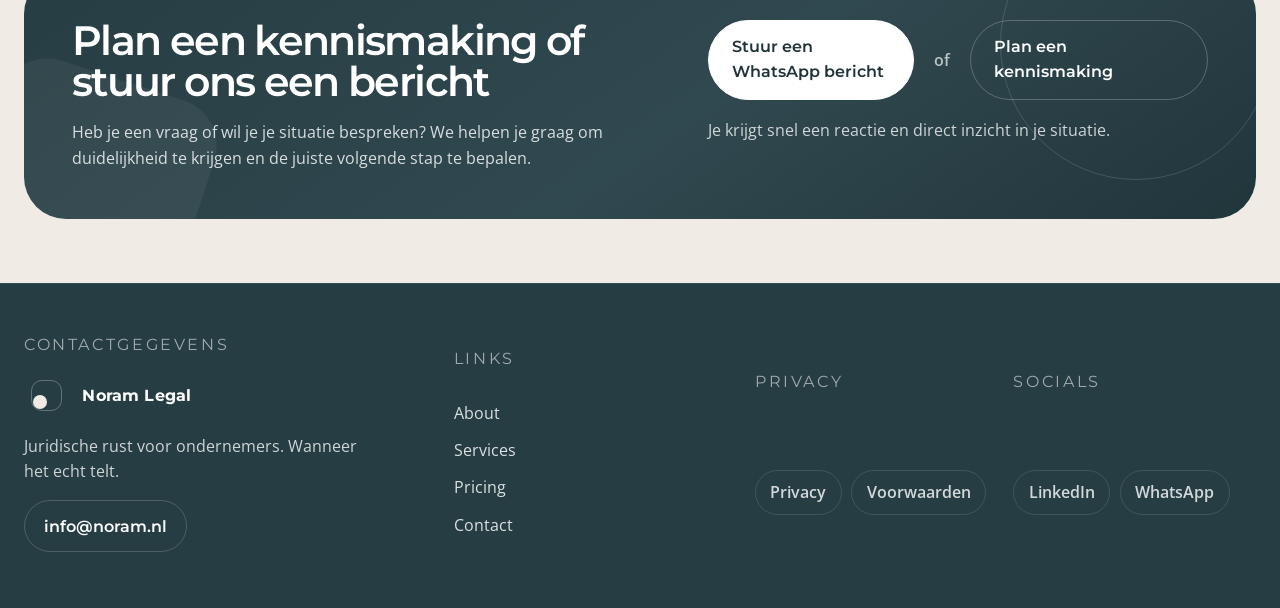
<file: site/contact.html>
<!DOCTYPE html>
<html lang="nl">
  <head>
    <meta charset="UTF-8" />
    <meta name="viewport" content="width=device-width, initial-scale=1.0" />
    <title>Noram Legal | Bespreek je situatie met Noram</title>
    <link rel="preconnect" href="https://fonts.googleapis.com" />
    <link rel="preconnect" href="https://fonts.gstatic.com" crossorigin />
    <link
      href="https://fonts.googleapis.com/css2?family=Montserrat:wght@500;600;700&amp;family=Open+Sans:wght@400;500;600&amp;display=swap"
      rel="stylesheet"
    />
    <link rel="stylesheet" href="assets/css/styles.css" />
  </head>
  <body class="contact-page">
    <div class="site-shell">
      <header class="wireframe-block site-header contact-header">
        <div class="header-brand">
          <span class="brand-mark" aria-hidden="true"></span>
          <a class="brand-link" href="index.html">Noram Legal</a>
        </div>
        <button
          class="menu-toggle"
          type="button"
          aria-expanded="false"
          aria-controls="primary-nav"
          aria-label="Open menu"
        >
          <span class="menu-toggle-line" aria-hidden="true"></span>
          <span class="menu-toggle-line" aria-hidden="true"></span>
          <span class="menu-toggle-line" aria-hidden="true"></span>
          <span class="menu-toggle-text">Menu</span>
        </button>
        <nav class="header-nav" id="primary-nav" aria-label="Primary">
          <a class="nav-pill" href="index.html">Home</a>
          <a class="nav-pill" href="about.html">About</a>
          <a class="nav-pill" href="services.html">Services</a>
          <a class="nav-pill" href="pricing.html">Pricing</a>
          <a class="nav-pill current-nav" href="contact.html" aria-current="page"
            >Contact</a
          >
        </nav>
        <a class="wireframe-button header-cta" href="#contact-options"
          >Plan een kennismaking</a
        >
      </header>

      <main class="page-main">
        <section class="wireframe-block section contact-hero">
          <div class="contact-hero-shell">
            <div class="section-content contact-hero-copy">
              <h1>Bespreek je situatie met Noram</h1>

              <p class="contact-hero-lead">
                Heb je een juridische vraag of wil je duidelijkheid over je
                situatie?
              </p>

              <p class="contact-hero-support">
                Noram denkt met je mee en helpt je om inzicht te krijgen in je
                positie en de mogelijke vervolgstappen.
              </p>

              <p class="contact-hero-support">
                Je hoeft niet alles al te weten — samen brengen we je situatie
                in kaart.
              </p>

              <div class="cta-group cta-group-wide contact-hero-actions">
                <a class="wireframe-button" href="#contact-options"
                  >Plan een kennismaking</a
                >
                <span class="cta-divider">of</span>
                <a
                  class="wireframe-button wireframe-button-secondary"
                  href="#contact-options"
                >
                  Bespreek je situatie
                </a>
              </div>
            </div>

            <div class="contact-hero-summary">
              <p class="card-heading">Neem contact op via</p>
              <ul class="list-block contact-route-list">
                <li>Stuur een bericht via WhatsApp</li>
                <li>Laat je gegevens achter</li>
                <li>Liever mailen? Stuur direct een e-mail</li>
              </ul>
              <a class="wireframe-link" href="mailto:info@noram.nl">info@noram.nl</a>
            </div>
          </div>
        </section>

        <section id="contact-options" class="wireframe-block section contact-options">
          <div class="contact-options-shell">
            <div class="section-intro">
              <h2>Neem contact op op jouw manier</h2>
              <p>
                Je kunt op verschillende manieren contact opnemen met Noram.
                Kies wat voor jou het prettigst is.
              </p>
            </div>

            <div class="contact-options-grid">
              <article class="contact-option-panel contact-option-whatsapp">
                <h3>Stuur een bericht via WhatsApp</h3>
                <p>
                  De snelste manier om contact op te nemen is via WhatsApp.
                </p>

                <p>
                  Stuur een bericht en leg kort je situatie uit — we reageren zo
                  snel mogelijk en denken direct met je mee.
                </p>

                <a class="wireframe-button" href="#contact-options"
                  >Stuur een WhatsApp bericht</a
                >

                <p>
                  Je kunt ook gebruikmaken van de WhatsApp-knop rechtsonder op
                  de pagina.
                </p>
              </article>

              <article class="contact-option-panel contact-option-form">
                <h3>Of laat je gegevens achter</h3>
                <p>
                  Laat je gegevens achter en beschrijf kort je situatie. We
                  nemen zo snel mogelijk contact met je op.
                </p>

                <p class="card-heading">Formulier bevat:</p>
                <ul class="list-block">
                  <li>Naam</li>
                  <li>E-mailadres</li>
                  <li>Telefoonnummer (optioneel)</li>
                  <li>Korte beschrijving van je situatie</li>
                </ul>

                <div class="field-stack contact-field-stack">
                  <div class="field-placeholder">Naam</div>
                  <div class="field-placeholder">E-mailadres</div>
                  <div class="field-placeholder">Telefoonnummer (optioneel)</div>
                  <div class="field-placeholder textarea-placeholder">
                    Korte beschrijving van je situatie
                  </div>
                </div>

                <a
                  class="wireframe-button wireframe-button-secondary"
                  href="#contact-options"
                  >Verstuur bericht</a
                >
              </article>
            </div>
          </div>

          <div class="contact-email-panel">
            <div class="contact-email-copy">
              <h3>Liever mailen?</h3>
              <p>Je kunt ook direct een e-mail sturen naar:</p>
            </div>
            <a class="wireframe-link" href="mailto:info@noram.nl">info@noram.nl</a>
          </div>
        </section>

        <section class="wireframe-block section contact-process">
          <div class="contact-process-shell">
            <div class="section-intro">
              <h2>Wat je kunt verwachten</h2>
              <p>
                Na je bericht zorgen we ervoor dat je snel duidelijkheid krijgt
                over je situatie en de mogelijke vervolgstappen.
              </p>
            </div>

            <ol class="contact-process-list">
              <li class="contact-process-step">
                <div class="contact-process-copy">
                  <h3>1. We bekijken je bericht</h3>
                  <p>We lezen je situatie en krijgen snel inzicht in je vraag.</p>
                </div>
              </li>

              <li class="contact-process-step">
                <div class="contact-process-copy">
                  <h3>2. We nemen contact met je op</h3>
                  <p>Je ontvangt een reactie via WhatsApp, telefoon of e-mail.</p>
                </div>
              </li>

              <li class="contact-process-step">
                <div class="contact-process-copy">
                  <h3>3. We bespreken je situatie</h3>
                  <p>
                    We geven direct duidelijkheid over je positie en
                    mogelijkheden.
                  </p>
                </div>
              </li>

              <li class="contact-process-step">
                <div class="contact-process-copy">
                  <h3>4. We bepalen de volgende stap</h3>
                  <p>
                    We adviseren over de beste aanpak en eventuele
                    vervolgstappen.
                  </p>
                </div>
              </li>
            </ol>
          </div>

          <p class="contact-process-note">
            Je krijgt dus niet alleen een antwoord, maar direct inzicht in wat
            je kunt doen.
          </p>
        </section>

        <section class="wireframe-block section contact-reassurance">
          <div class="contact-reassurance-shell">
            <div class="section-intro">
              <h2>Vrijblijvend en zonder verplichtingen</h2>
              <p>
                Contact opnemen met Noram is bedoeld om je situatie te bespreken
                en inzicht te krijgen in je mogelijkheden.
              </p>

              <p>
                Je hoeft je situatie niet perfect te kunnen uitleggen. We helpen
                je om overzicht te krijgen en samen te bepalen wat de beste
                aanpak is.
              </p>
            </div>

            <div class="contact-reassurance-panel">
              <p class="card-heading">Wat belangrijk is</p>
              <p>
                Je zit nergens direct aan vast en er is geen verplichting om
                verdere stappen te zetten.
              </p>
              <p>
                Het doel is simpel: duidelijkheid creëren, zodat jij verder
                kunt.
              </p>
            </div>
          </div>
        </section>

        <section class="wireframe-block section contact-final-cta">
          <div class="contact-final-panel">
            <div class="section-intro contact-final-intro">
              <h2>Plan een kennismaking of stuur ons een bericht</h2>
              <p>
                Heb je een vraag of wil je je situatie bespreken? We helpen je
                graag om duidelijkheid te krijgen en de juiste volgende stap te
                bepalen.
              </p>
            </div>

            <div class="contact-final-aside">
              <div class="cta-group cta-group-wide contact-final-actions">
                <a class="wireframe-button" href="#contact-options"
                  >Stuur een WhatsApp bericht</a
                >
                <span class="cta-divider">of</span>
                <a
                  class="wireframe-button wireframe-button-secondary"
                  href="#contact-options"
                >
                  Plan een kennismaking
                </a>
              </div>

              <p class="contact-final-note">
                Je krijgt snel een reactie en direct inzicht in je situatie.
              </p>
            </div>
          </div>
        </section>
      </main>

      <footer class="wireframe-block site-footer contact-footer">
        <div class="footer-grid">
          <div class="wireframe-card footer-card footer-brand-card">
            <p class="footer-title">contactgegevens</p>
            <div class="header-brand footer-brand-lockup">
              <span class="brand-mark" aria-hidden="true"></span>
              <a class="brand-link footer-brand-link" href="index.html">Noram Legal</a>
            </div>
            <p class="footer-tagline">
              Juridische rust voor ondernemers. Wanneer het echt telt.
            </p>
            <a class="wireframe-link footer-email" href="mailto:info@noram.nl"
              >info@noram.nl</a
            >
          </div>
          <div class="wireframe-card footer-card">
            <p class="footer-title">links</p>
            <div class="footer-links">
              <a href="about.html">About</a>
              <a href="services.html">Services</a>
              <a href="pricing.html">Pricing</a>
              <a href="contact.html">Contact</a>
            </div>
          </div>
          <div class="wireframe-card footer-card">
            <p class="footer-title">privacy</p>
            <div class="footer-pill-row">
              <span class="footer-pill">Privacy</span>
              <span class="footer-pill">Voorwaarden</span>
            </div>
          </div>
          <div class="wireframe-card footer-card">
            <p class="footer-title">socials</p>
            <div class="footer-pill-row">
              <span class="footer-pill">LinkedIn</span>
              <span class="footer-pill">WhatsApp</span>
            </div>
          </div>
        </div>
      </footer>
    </div>
    <script src="assets/js/main.js"></script>
  </body>
</html>
</file>
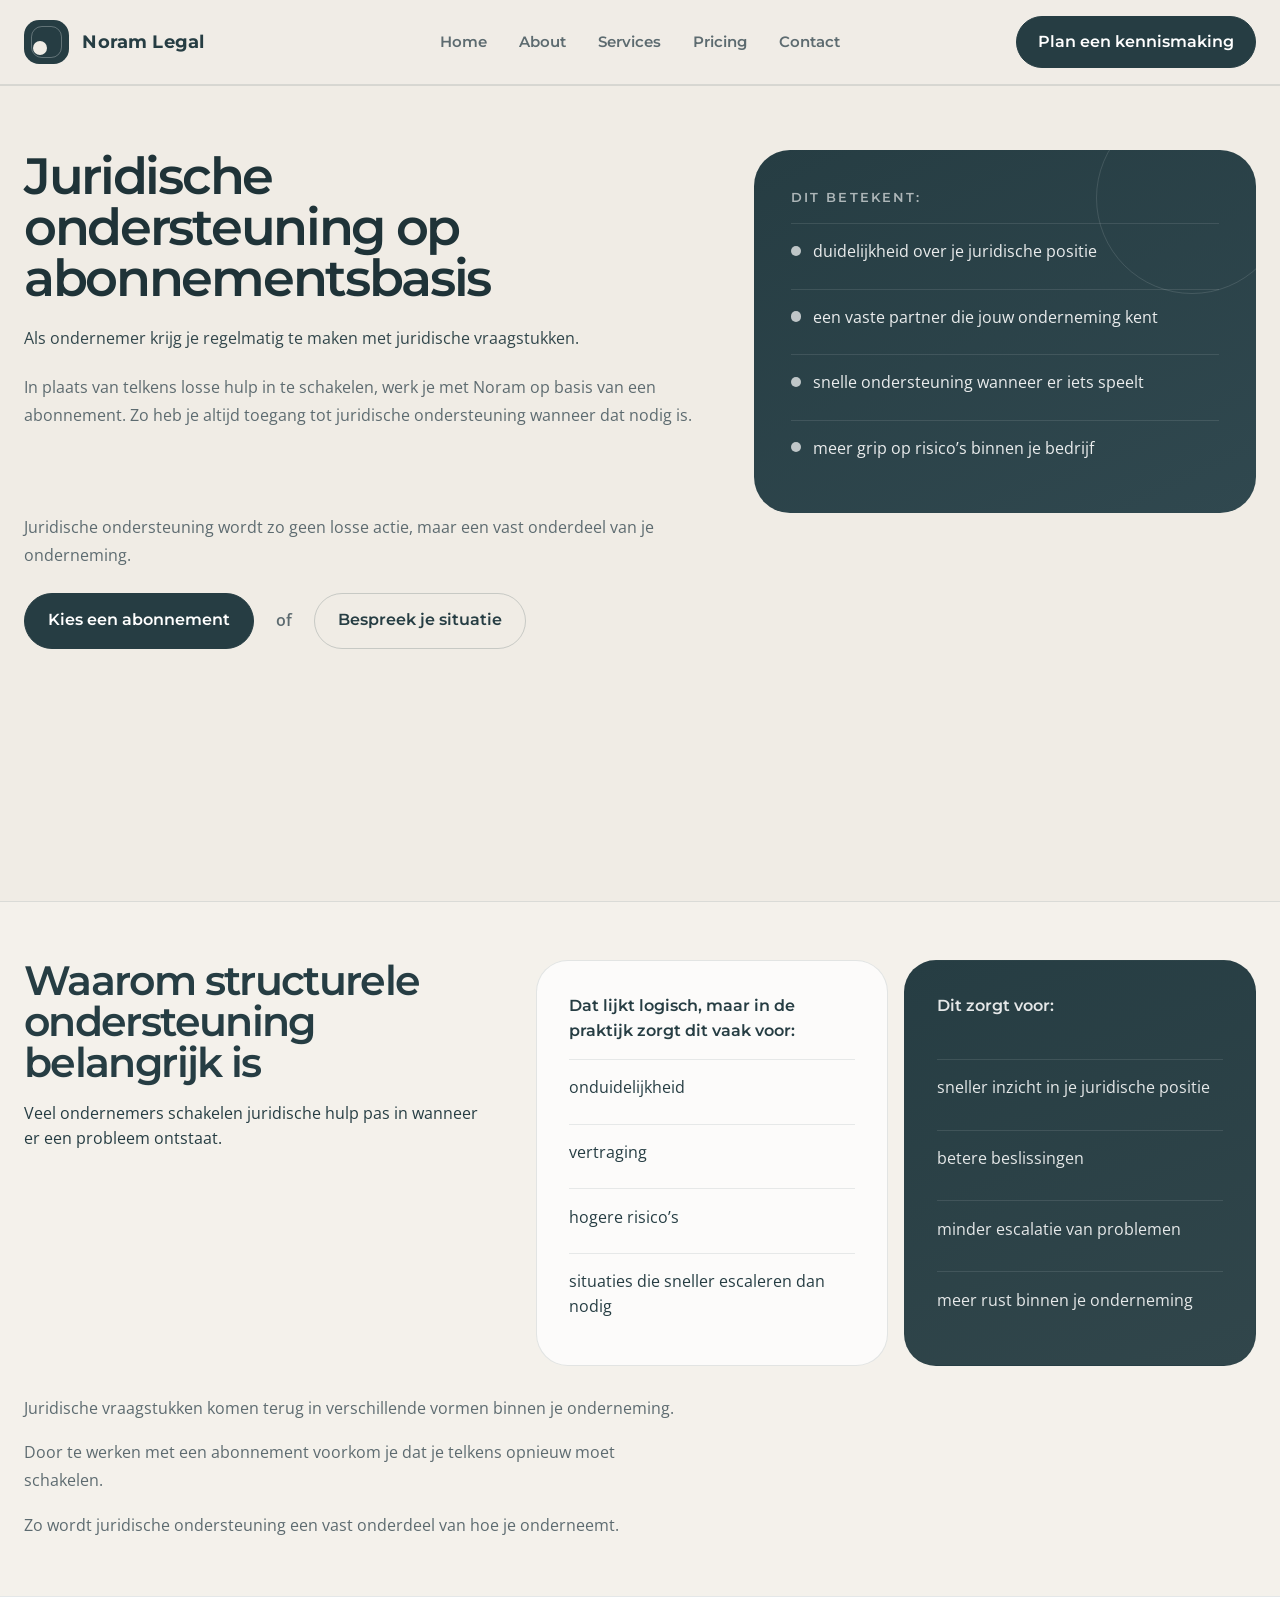
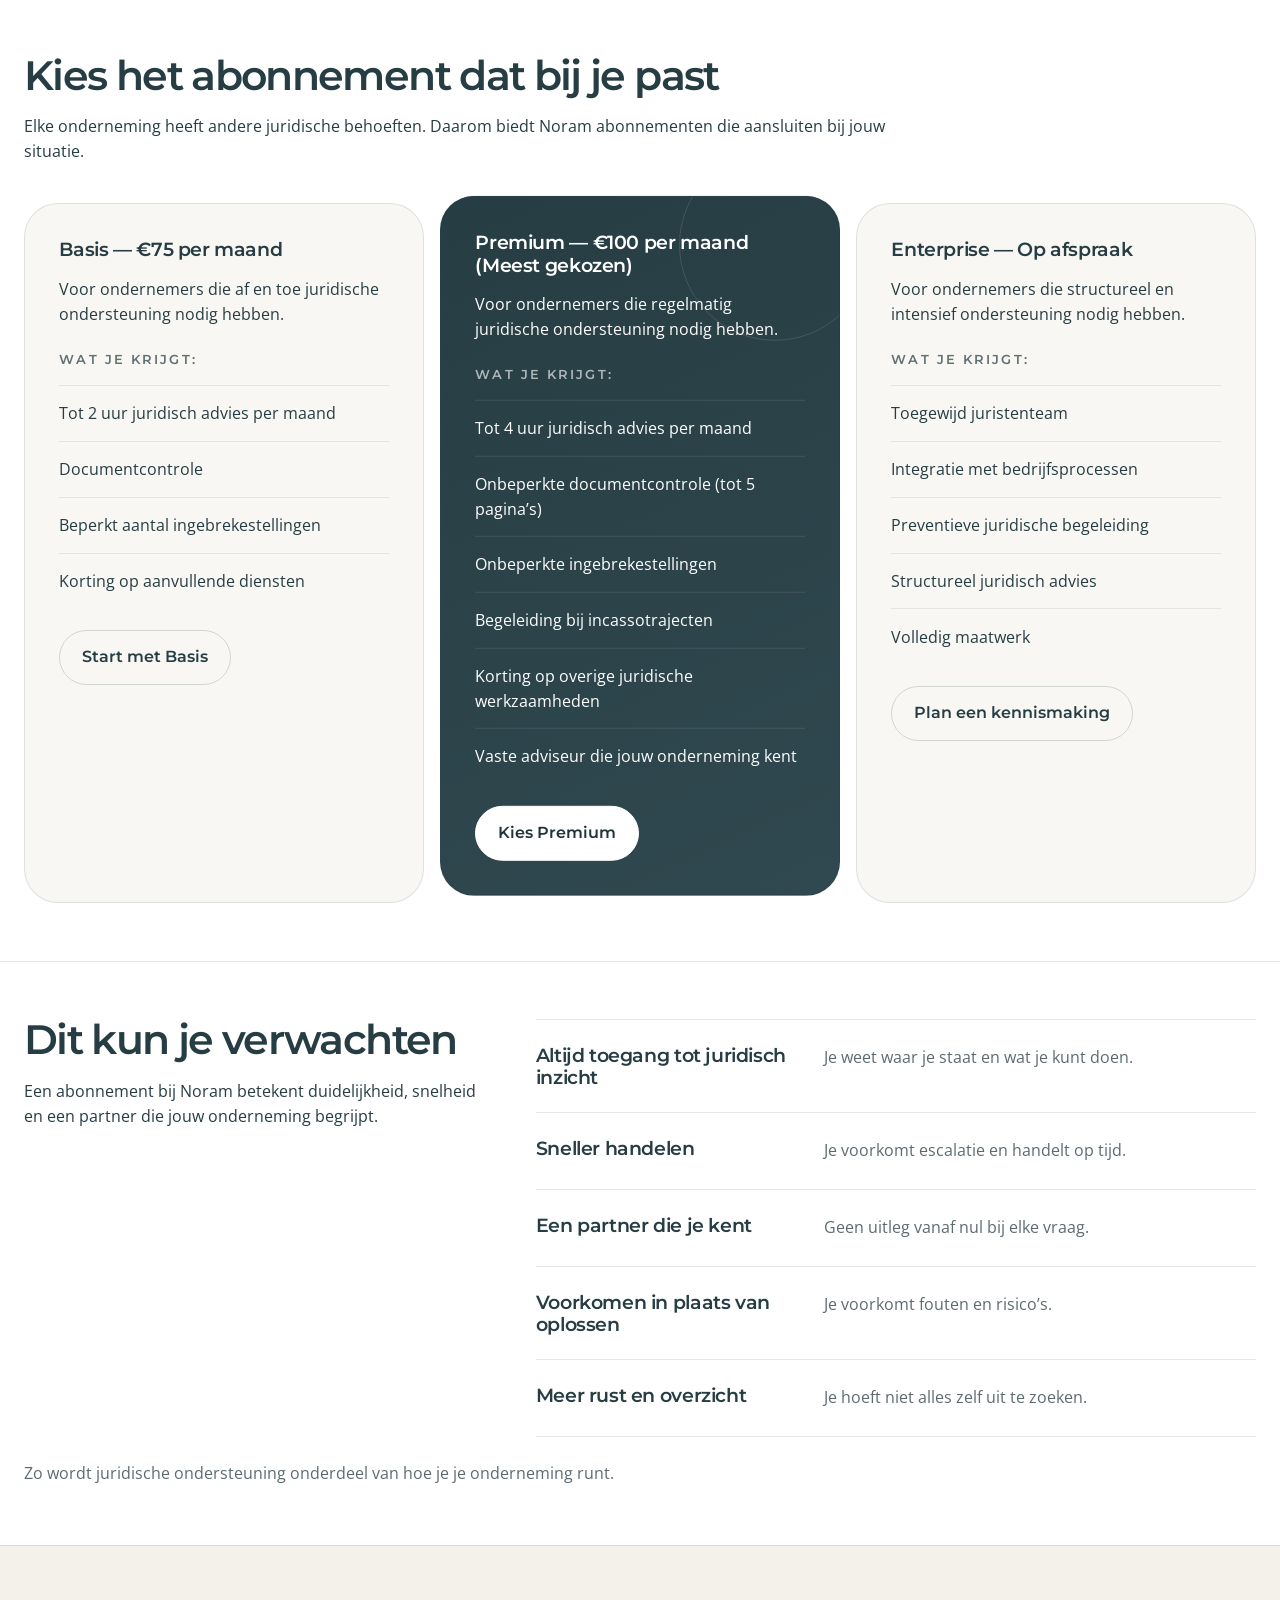
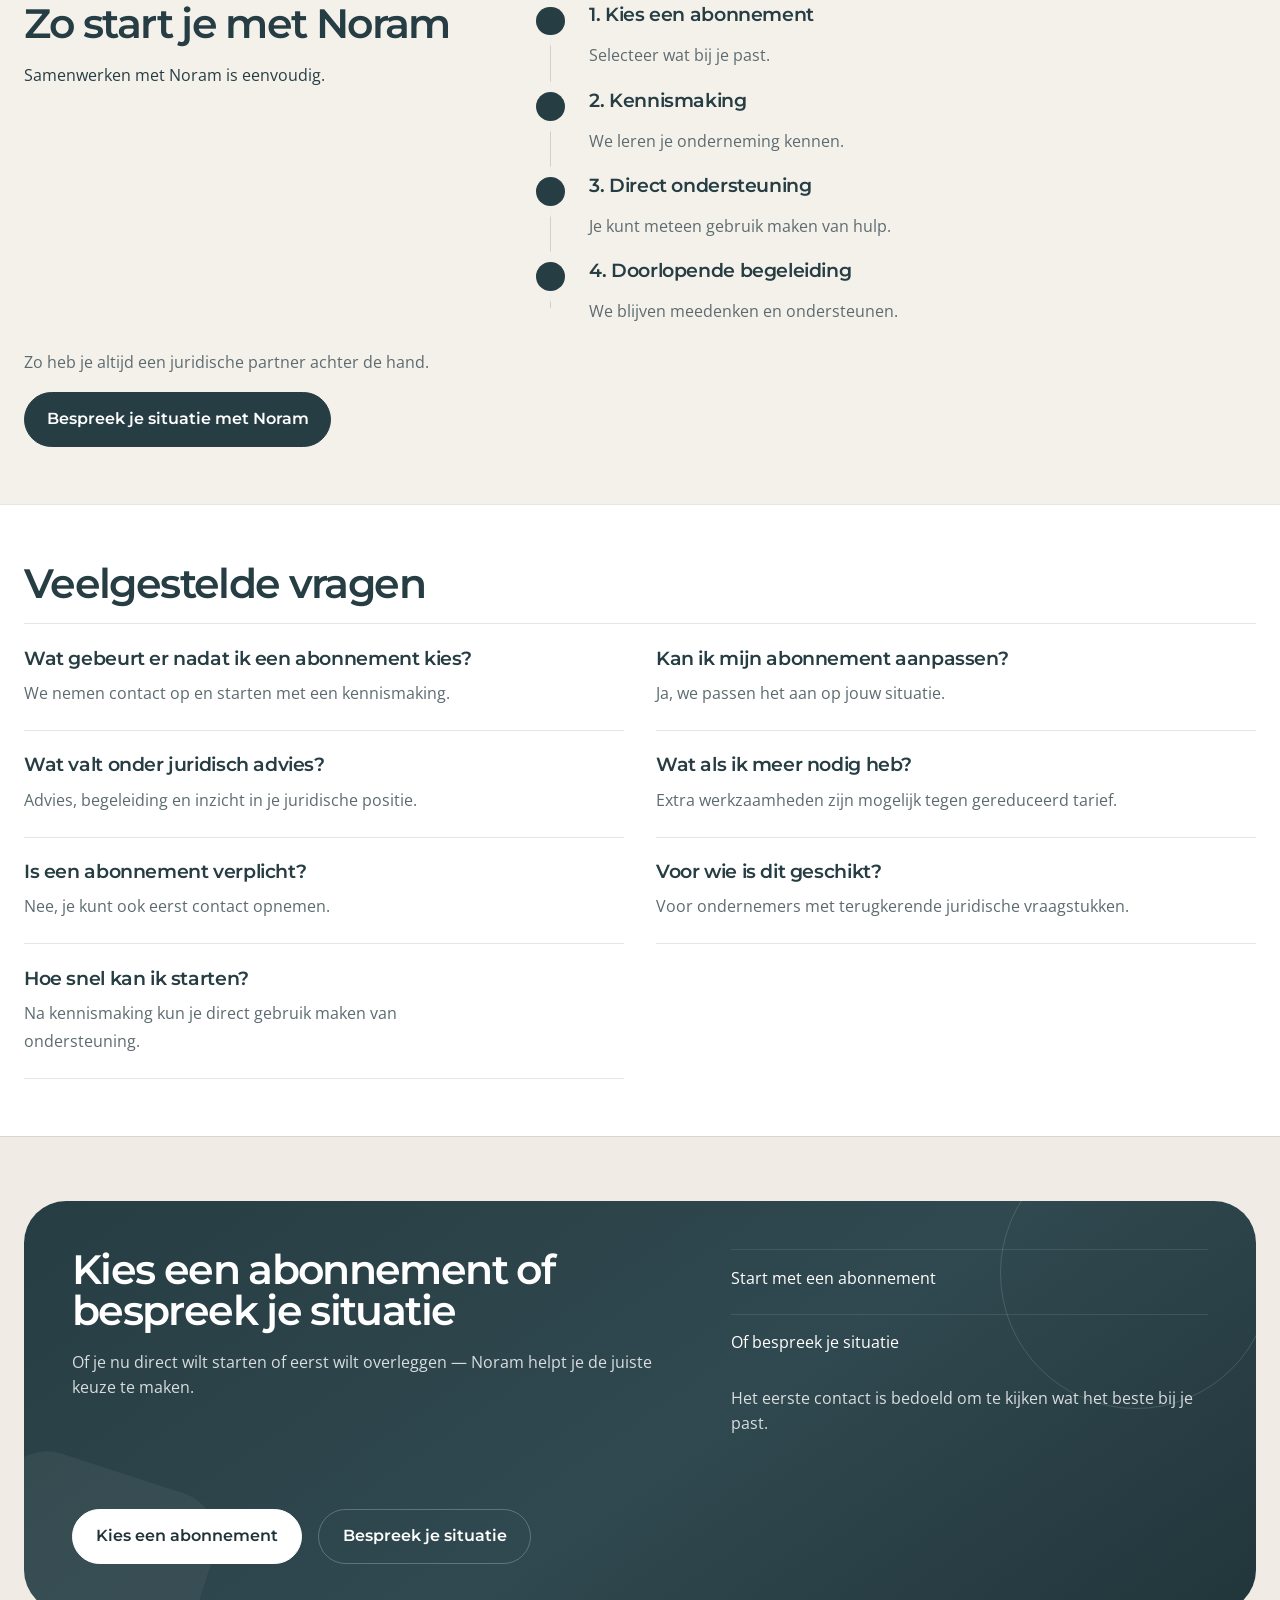
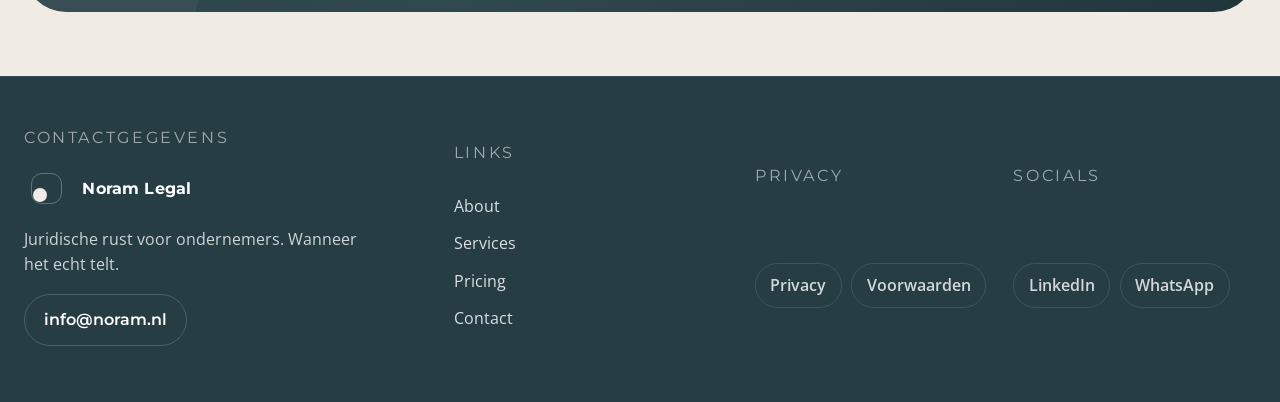
<file: site/pricing.html>
<!DOCTYPE html>
<html lang="nl">
  <head>
    <meta charset="UTF-8" />
    <meta name="viewport" content="width=device-width, initial-scale=1.0" />
    <title>Noram Legal | Juridische ondersteuning op abonnementsbasis</title>
    <link rel="preconnect" href="https://fonts.googleapis.com" />
    <link rel="preconnect" href="https://fonts.gstatic.com" crossorigin />
    <link
      href="https://fonts.googleapis.com/css2?family=Montserrat:wght@500;600;700&amp;family=Open+Sans:wght@400;500;600&amp;display=swap"
      rel="stylesheet"
    />
    <link rel="stylesheet" href="assets/css/styles.css" />
  </head>
  <body class="pricing-page">
    <div class="site-shell">
      <header class="wireframe-block site-header pricing-header">
        <div class="header-brand">
          <span class="brand-mark" aria-hidden="true"></span>
          <a class="brand-link" href="index.html">Noram Legal</a>
        </div>
        <button
          class="menu-toggle"
          type="button"
          aria-expanded="false"
          aria-controls="primary-nav"
          aria-label="Open menu"
        >
          <span class="menu-toggle-line" aria-hidden="true"></span>
          <span class="menu-toggle-line" aria-hidden="true"></span>
          <span class="menu-toggle-line" aria-hidden="true"></span>
          <span class="menu-toggle-text">Menu</span>
        </button>
        <nav class="header-nav" id="primary-nav" aria-label="Primary">
          <a class="nav-pill" href="index.html">Home</a>
          <a class="nav-pill" href="about.html">About</a>
          <a class="nav-pill" href="services.html">Services</a>
          <a class="nav-pill current-nav" href="pricing.html" aria-current="page"
            >Pricing</a
          >
          <a class="nav-pill" href="contact.html">Contact</a>
        </nav>
        <a class="wireframe-button header-cta" href="contact.html"
          >Plan een kennismaking</a
        >
      </header>

      <main class="page-main">
        <section class="wireframe-block section pricing-hero">
          <div class="pricing-hero-shell">
            <div class="section-content pricing-hero-copy">
              <h1>Juridische ondersteuning op abonnementsbasis</h1>
              <p class="pricing-hero-lead">
                Als ondernemer krijg je regelmatig te maken met juridische
                vraagstukken.
              </p>

              <p class="pricing-hero-support">
                In plaats van telkens losse hulp in te schakelen, werk je met
                Noram op basis van een abonnement. Zo heb je altijd toegang tot
                juridische ondersteuning wanneer dat nodig is.
              </p>
            </div>

            <div class="pricing-hero-summary">
              <p class="card-heading">Dit betekent:</p>
              <ul class="list-block">
                <li>duidelijkheid over je juridische positie</li>
                <li>een vaste partner die jouw onderneming kent</li>
                <li>snelle ondersteuning wanneer er iets speelt</li>
                <li>meer grip op risico’s binnen je bedrijf</li>
              </ul>
            </div>
          </div>

          <p class="pricing-hero-note">
            Juridische ondersteuning wordt zo geen losse actie, maar een vast
            onderdeel van je onderneming.
          </p>

          <div class="cta-group cta-group-wide pricing-hero-actions">
            <a class="wireframe-button" href="#pricing-tiers">Kies een abonnement</a>
            <span class="cta-divider">of</span>
            <a
              class="wireframe-button wireframe-button-secondary"
              href="contact.html"
            >
              Bespreek je situatie
            </a>
          </div>
        </section>

        <section class="wireframe-block section pricing-why">
          <div class="pricing-why-shell">
            <div class="section-intro pricing-why-intro">
              <h2>Waarom structurele ondersteuning belangrijk is</h2>
              <p>
                Veel ondernemers schakelen juridische hulp pas in wanneer er een
                probleem ontstaat.
              </p>
            </div>

            <div class="pricing-why-columns">
              <div class="pricing-why-column pricing-why-risk">
                <p>Dat lijkt logisch, maar in de praktijk zorgt dit vaak voor:</p>
                <ul class="list-block">
                  <li>onduidelijkheid</li>
                  <li>vertraging</li>
                  <li>hogere risico’s</li>
                  <li>situaties die sneller escaleren dan nodig</li>
                </ul>
              </div>

              <div class="pricing-why-column pricing-why-benefit">
                <p>Dit zorgt voor:</p>
                <ul class="list-block">
                  <li>sneller inzicht in je juridische positie</li>
                  <li>betere beslissingen</li>
                  <li>minder escalatie van problemen</li>
                  <li>meer rust binnen je onderneming</li>
                </ul>
              </div>
            </div>
          </div>

          <div class="pricing-why-note">
            <p>
              Juridische vraagstukken komen terug in verschillende vormen binnen
              je onderneming.
            </p>
            <p>
              Door te werken met een abonnement voorkom je dat je telkens
              opnieuw moet schakelen.
            </p>
            <p>
              Zo wordt juridische ondersteuning een vast onderdeel van hoe je
              onderneemt.
            </p>
          </div>
        </section>

        <section id="pricing-tiers" class="wireframe-block section pricing-tiers">
          <div class="section-intro pricing-tiers-intro">
            <h2>Kies het abonnement dat bij je past</h2>
            <p>
              Elke onderneming heeft andere juridische behoeften. Daarom biedt
              Noram abonnementen die aansluiten bij jouw situatie.
            </p>
          </div>

          <div class="pricing-tier-grid">
            <article class="pricing-tier">
              <div class="pricing-tier-head">
                <h3>Basis — €75 per maand</h3>
                <p>
                  Voor ondernemers die af en toe juridische ondersteuning nodig
                  hebben.
                </p>
              </div>

              <div class="pricing-tier-body">
                <p class="card-heading">Wat je krijgt:</p>
                <ul class="list-block">
                  <li>Tot 2 uur juridisch advies per maand</li>
                  <li>Documentcontrole</li>
                  <li>Beperkt aantal ingebrekestellingen</li>
                  <li>Korting op aanvullende diensten</li>
                </ul>
              </div>

              <a class="wireframe-button wireframe-button-secondary" href="contact.html"
                >Start met Basis</a
              >
            </article>

            <article class="pricing-tier pricing-tier-featured">
              <div class="pricing-tier-head">
                <h3>Premium — €100 per maand (Meest gekozen)</h3>
                <p>
                  Voor ondernemers die regelmatig juridische ondersteuning nodig
                  hebben.
                </p>
              </div>

              <div class="pricing-tier-body">
                <p class="card-heading">Wat je krijgt:</p>
                <ul class="list-block">
                  <li>Tot 4 uur juridisch advies per maand</li>
                  <li>Onbeperkte documentcontrole (tot 5 pagina’s)</li>
                  <li>Onbeperkte ingebrekestellingen</li>
                  <li>Begeleiding bij incassotrajecten</li>
                  <li>Korting op overige juridische werkzaamheden</li>
                  <li>Vaste adviseur die jouw onderneming kent</li>
                </ul>
              </div>

              <a class="wireframe-button" href="contact.html">Kies Premium</a>
            </article>

            <article class="pricing-tier">
              <div class="pricing-tier-head">
                <h3>Enterprise — Op afspraak</h3>
                <p>
                  Voor ondernemers die structureel en intensief ondersteuning
                  nodig hebben.
                </p>
              </div>

              <div class="pricing-tier-body">
                <p class="card-heading">Wat je krijgt:</p>
                <ul class="list-block">
                  <li>Toegewijd juristenteam</li>
                  <li>Integratie met bedrijfsprocessen</li>
                  <li>Preventieve juridische begeleiding</li>
                  <li>Structureel juridisch advies</li>
                  <li>Volledig maatwerk</li>
                </ul>
              </div>

              <a class="wireframe-button wireframe-button-secondary" href="contact.html"
                >Plan een kennismaking</a
              >
            </article>
          </div>
        </section>

        <section class="wireframe-block section pricing-value">
          <div class="pricing-value-shell">
            <div class="section-intro pricing-value-intro">
              <h2>Dit kun je verwachten</h2>
              <p>
                Een abonnement bij Noram betekent duidelijkheid, snelheid en een
                partner die jouw onderneming begrijpt.
              </p>
            </div>

            <div class="pricing-value-list">
              <article class="pricing-value-item">
                <h3>Altijd toegang tot juridisch inzicht</h3>
                <p>Je weet waar je staat en wat je kunt doen.</p>
              </article>

              <article class="pricing-value-item">
                <h3>Sneller handelen</h3>
                <p>Je voorkomt escalatie en handelt op tijd.</p>
              </article>

              <article class="pricing-value-item">
                <h3>Een partner die je kent</h3>
                <p>Geen uitleg vanaf nul bij elke vraag.</p>
              </article>

              <article class="pricing-value-item">
                <h3>Voorkomen in plaats van oplossen</h3>
                <p>Je voorkomt fouten en risico’s.</p>
              </article>

              <article class="pricing-value-item">
                <h3>Meer rust en overzicht</h3>
                <p>Je hoeft niet alles zelf uit te zoeken.</p>
              </article>
            </div>
          </div>

          <p class="pricing-value-note">
            Zo wordt juridische ondersteuning onderdeel van hoe je je onderneming
            runt.
          </p>
        </section>

        <section class="wireframe-block section pricing-process">
          <div class="pricing-process-shell">
            <div class="section-intro pricing-process-intro">
              <h2>Zo start je met Noram</h2>
              <p>Samenwerken met Noram is eenvoudig.</p>
            </div>

            <ol class="pricing-process-list">
              <li class="pricing-process-step">
                <div class="pricing-process-copy">
                  <h3>1. Kies een abonnement</h3>
                  <p>Selecteer wat bij je past.</p>
                </div>
              </li>

              <li class="pricing-process-step">
                <div class="pricing-process-copy">
                  <h3>2. Kennismaking</h3>
                  <p>We leren je onderneming kennen.</p>
                </div>
              </li>

              <li class="pricing-process-step">
                <div class="pricing-process-copy">
                  <h3>3. Direct ondersteuning</h3>
                  <p>Je kunt meteen gebruik maken van hulp.</p>
                </div>
              </li>

              <li class="pricing-process-step">
                <div class="pricing-process-copy">
                  <h3>4. Doorlopende begeleiding</h3>
                  <p>We blijven meedenken en ondersteunen.</p>
                </div>
              </li>
            </ol>
          </div>

          <p class="pricing-process-note">
            Zo heb je altijd een juridische partner achter de hand.
          </p>

          <div class="inline-cta pricing-process-cta">
            <a
              class="wireframe-button wireframe-button-secondary"
              href="contact.html"
            >
              Bespreek je situatie met Noram
            </a>
          </div>
        </section>

        <section class="wireframe-block section pricing-faq">
          <div class="section-intro pricing-faq-intro">
            <h2>Veelgestelde vragen</h2>
          </div>

          <div class="pricing-faq-list">
            <article class="pricing-faq-item">
              <h3>Wat gebeurt er nadat ik een abonnement kies?</h3>
              <p>We nemen contact op en starten met een kennismaking.</p>
            </article>

            <article class="pricing-faq-item">
              <h3>Kan ik mijn abonnement aanpassen?</h3>
              <p>Ja, we passen het aan op jouw situatie.</p>
            </article>

            <article class="pricing-faq-item">
              <h3>Wat valt onder juridisch advies?</h3>
              <p>Advies, begeleiding en inzicht in je juridische positie.</p>
            </article>

            <article class="pricing-faq-item">
              <h3>Wat als ik meer nodig heb?</h3>
              <p>Extra werkzaamheden zijn mogelijk tegen gereduceerd tarief.</p>
            </article>

            <article class="pricing-faq-item">
              <h3>Is een abonnement verplicht?</h3>
              <p>Nee, je kunt ook eerst contact opnemen.</p>
            </article>

            <article class="pricing-faq-item">
              <h3>Voor wie is dit geschikt?</h3>
              <p>Voor ondernemers met terugkerende juridische vraagstukken.</p>
            </article>

            <article class="pricing-faq-item">
              <h3>Hoe snel kan ik starten?</h3>
              <p>
                Na kennismaking kun je direct gebruik maken van ondersteuning.
              </p>
            </article>
          </div>
        </section>

        <section class="wireframe-block section pricing-final-cta">
          <div class="pricing-final-panel">
            <div class="section-intro pricing-final-intro">
              <h2>Kies een abonnement of bespreek je situatie</h2>
              <p>
                Of je nu direct wilt starten of eerst wilt overleggen — Noram
                helpt je de juiste keuze te maken.
              </p>
            </div>

            <div class="pricing-final-choices">
              <ul class="list-block">
                <li>Start met een abonnement</li>
                <li>Of bespreek je situatie</li>
              </ul>

              <p>
                Het eerste contact is bedoeld om te kijken wat het beste bij je
                past.
              </p>
            </div>

            <div class="cta-group cta-group-wide pricing-final-actions">
              <a class="wireframe-button" href="#pricing-tiers">Kies een abonnement</a>
              <a
                class="wireframe-button wireframe-button-secondary"
                href="contact.html"
              >
                Bespreek je situatie
              </a>
            </div>
          </div>
        </section>
      </main>

      <footer class="wireframe-block site-footer pricing-footer">
        <div class="footer-grid">
          <div class="wireframe-card footer-card footer-brand-card">
            <p class="footer-title">contactgegevens</p>
            <div class="header-brand footer-brand-lockup">
              <span class="brand-mark" aria-hidden="true"></span>
              <a class="brand-link footer-brand-link" href="index.html">Noram Legal</a>
            </div>
            <p class="footer-tagline">
              Juridische rust voor ondernemers. Wanneer het echt telt.
            </p>
            <a class="wireframe-link footer-email" href="mailto:info@noram.nl"
              >info@noram.nl</a
            >
          </div>
          <div class="wireframe-card footer-card">
            <p class="footer-title">links</p>
            <div class="footer-links">
              <a href="about.html">About</a>
              <a href="services.html">Services</a>
              <a href="pricing.html">Pricing</a>
              <a href="contact.html">Contact</a>
            </div>
          </div>
          <div class="wireframe-card footer-card">
            <p class="footer-title">privacy</p>
            <div class="footer-pill-row">
              <span class="footer-pill">Privacy</span>
              <span class="footer-pill">Voorwaarden</span>
            </div>
          </div>
          <div class="wireframe-card footer-card">
            <p class="footer-title">socials</p>
            <div class="footer-pill-row">
              <span class="footer-pill">LinkedIn</span>
              <span class="footer-pill">WhatsApp</span>
            </div>
          </div>
        </div>
      </footer>
    </div>
    <script src="assets/js/main.js"></script>
  </body>
</html>
</file>
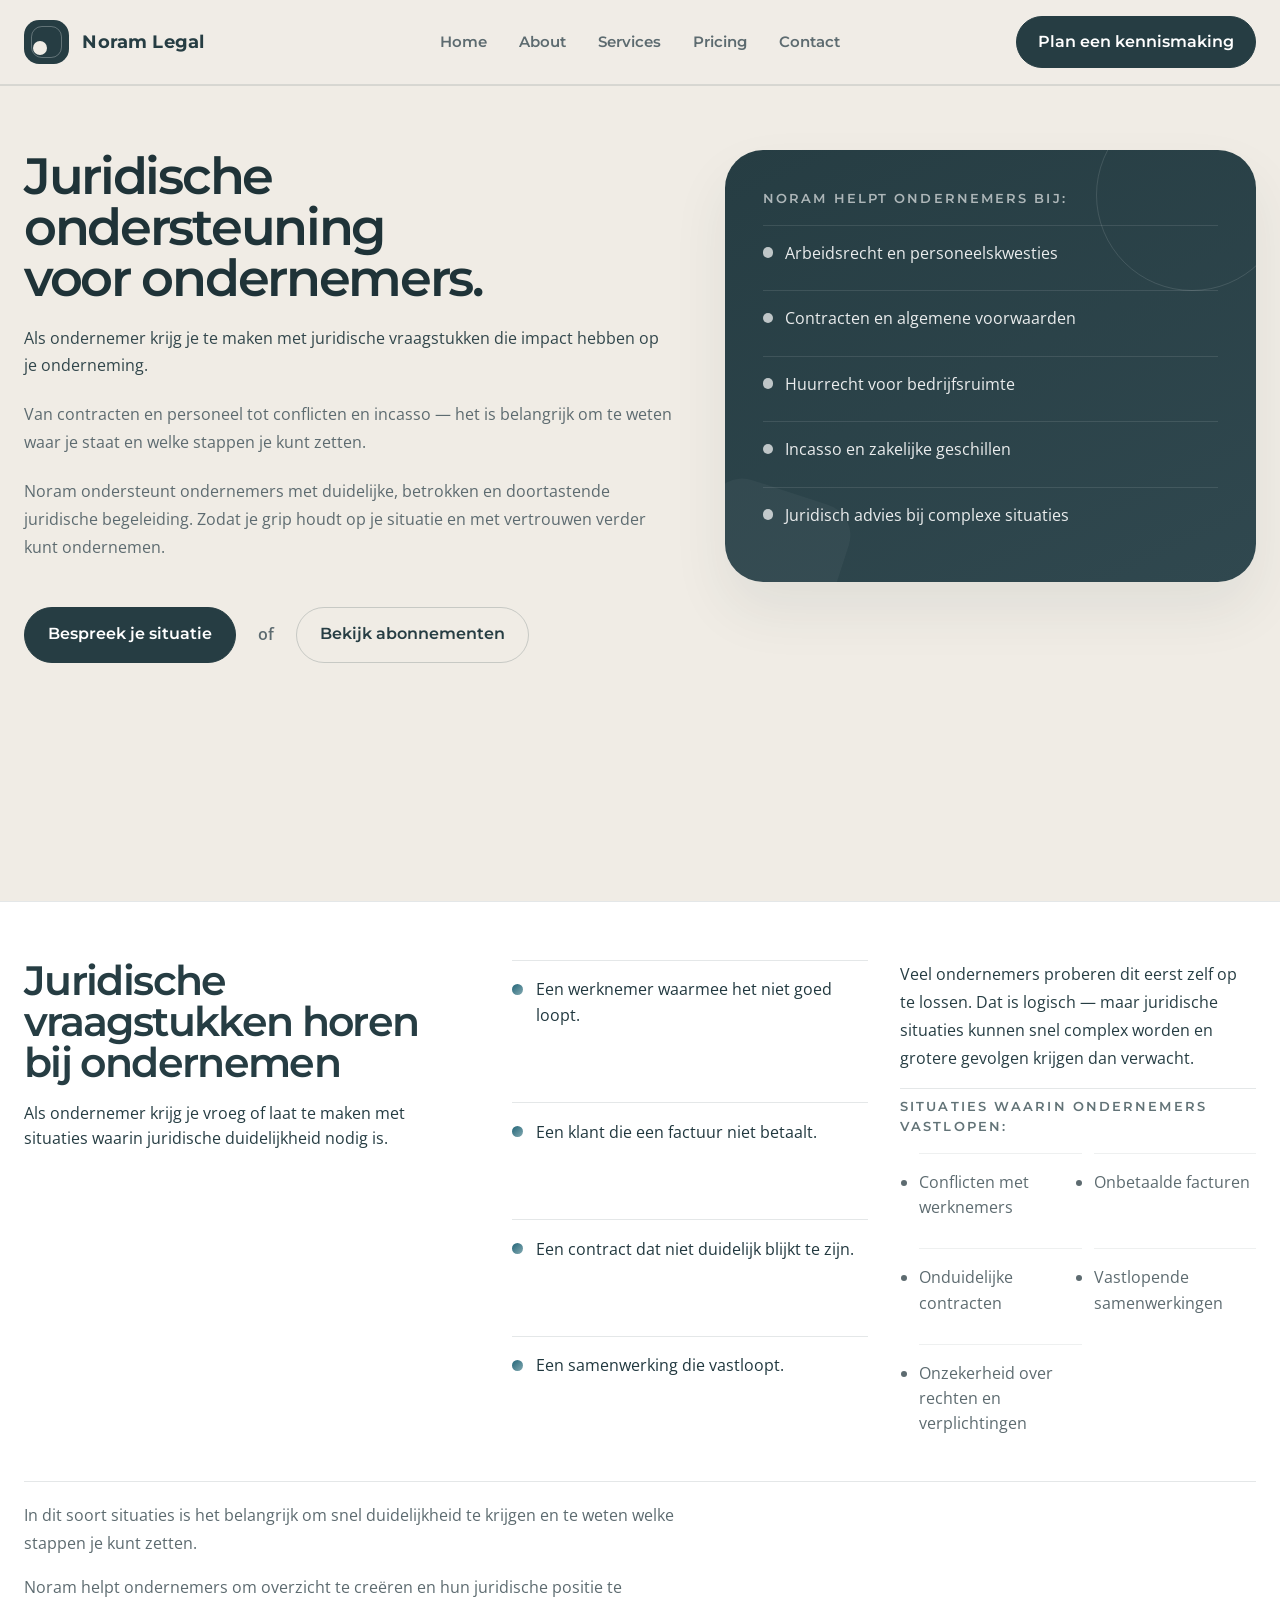
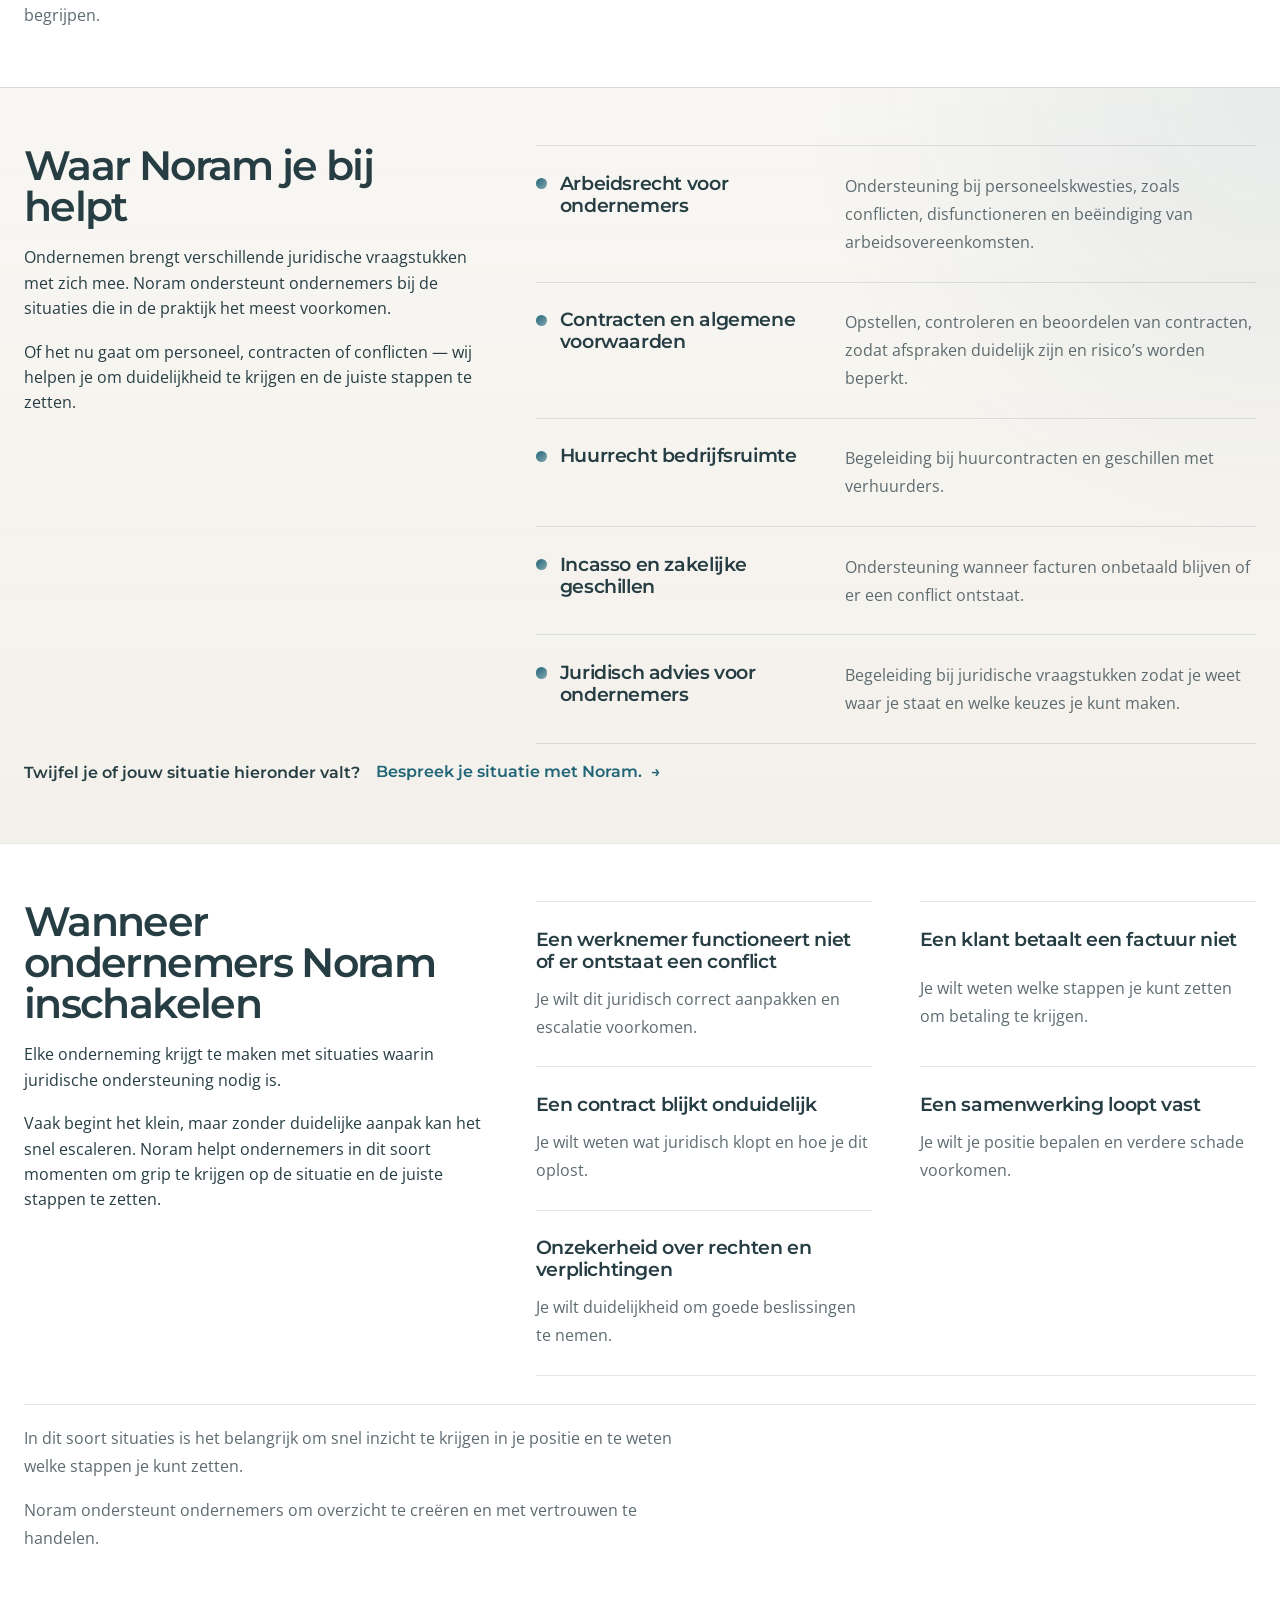
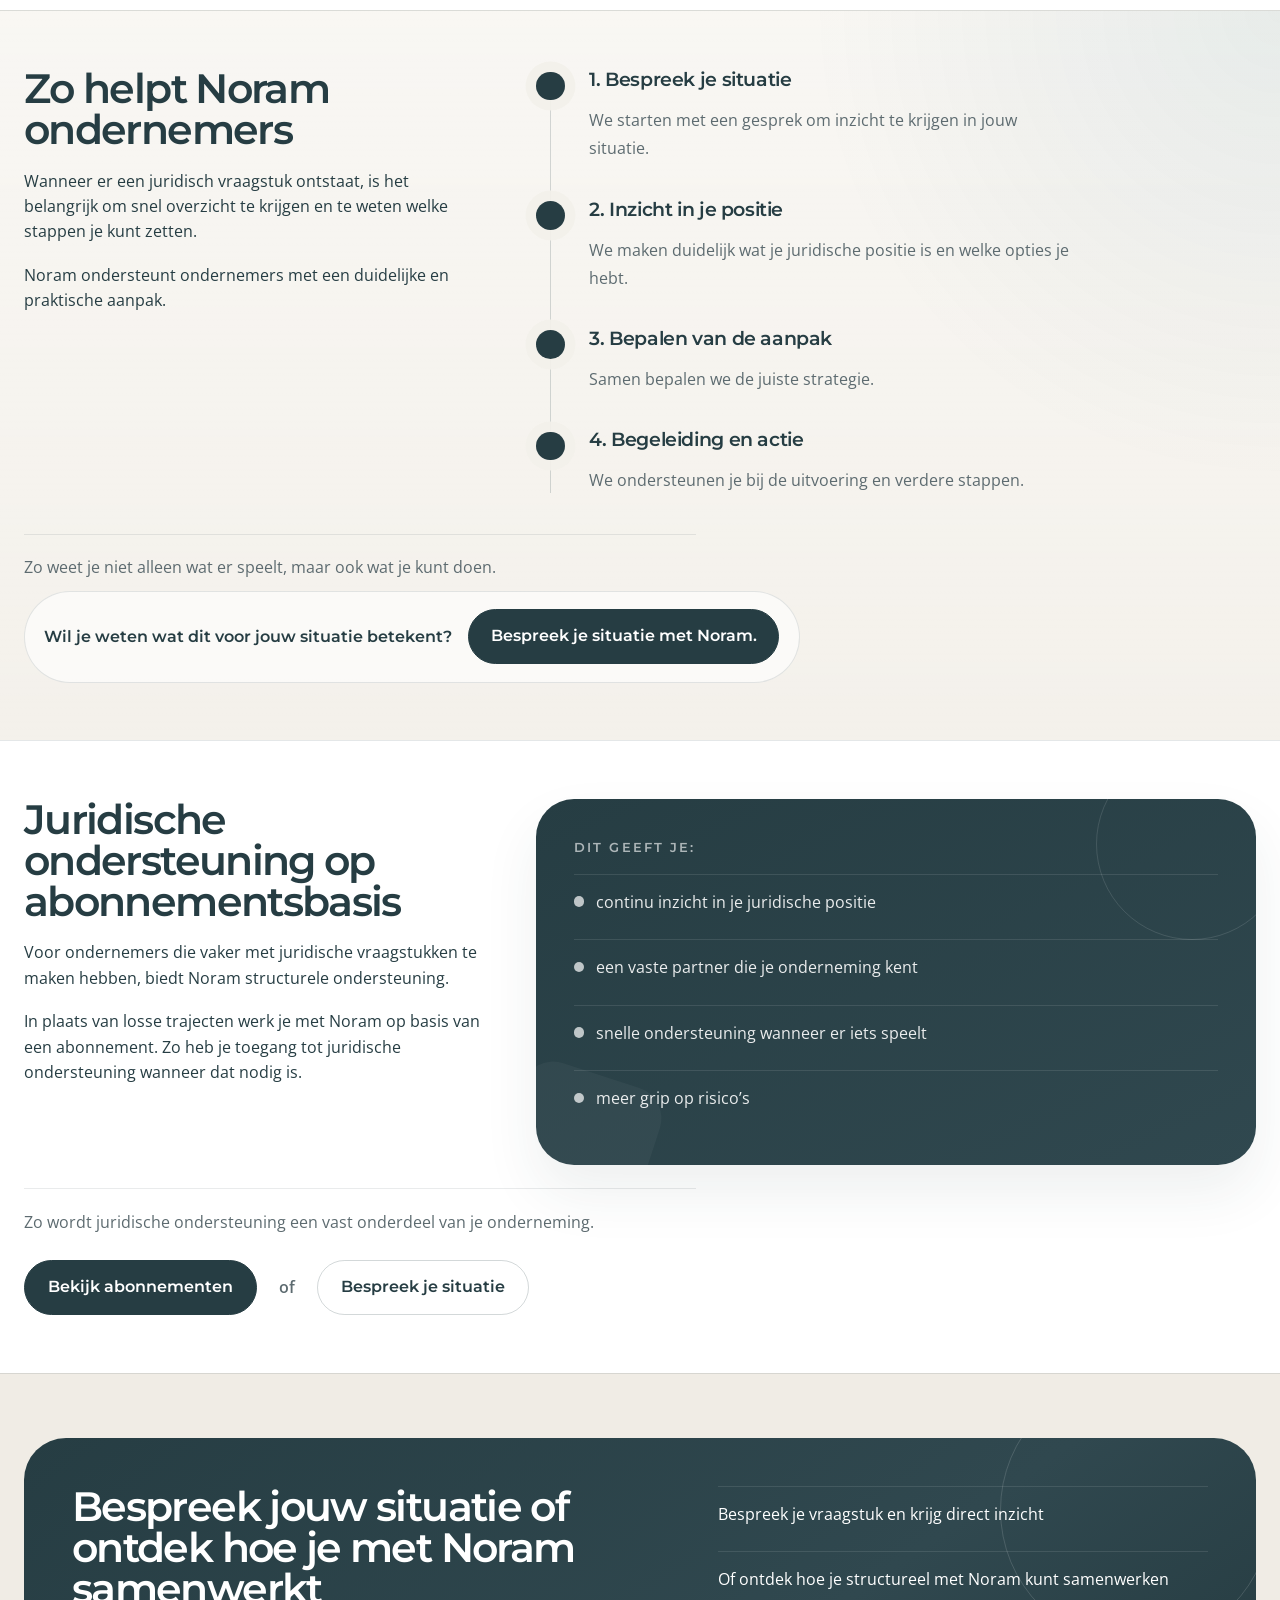
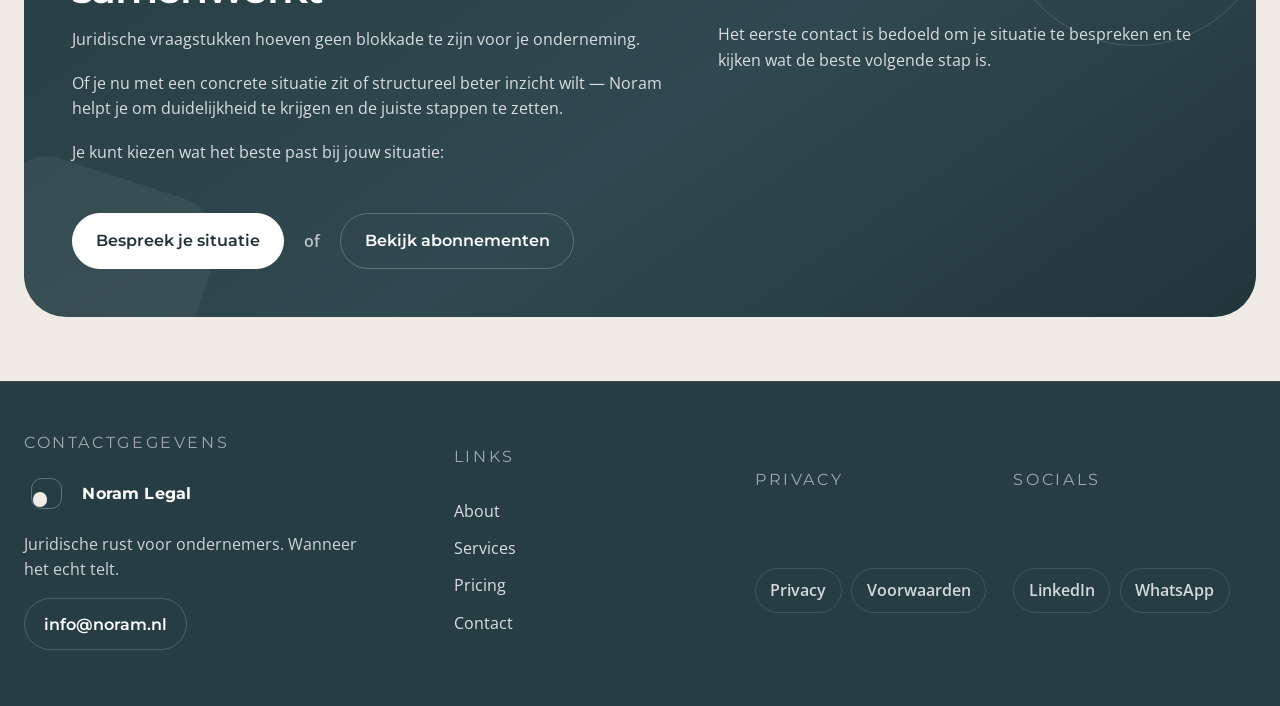
<file: site/services.html>
<!DOCTYPE html>
<html lang="nl">
  <head>
    <meta charset="UTF-8" />
    <meta name="viewport" content="width=device-width, initial-scale=1.0" />
    <title>Noram Legal | Juridische ondersteuning voor ondernemers</title>
    <link rel="preconnect" href="https://fonts.googleapis.com" />
    <link rel="preconnect" href="https://fonts.gstatic.com" crossorigin />
    <link
      href="https://fonts.googleapis.com/css2?family=Montserrat:wght@500;600;700&amp;family=Open+Sans:wght@400;500;600&amp;display=swap"
      rel="stylesheet"
    />
    <link rel="stylesheet" href="assets/css/styles.css" />
  </head>
  <body class="services-page">
    <div class="site-shell">
      <header class="wireframe-block site-header services-header">
        <div class="header-brand">
          <span class="brand-mark" aria-hidden="true"></span>
          <a class="brand-link" href="index.html">Noram Legal</a>
        </div>
        <button
          class="menu-toggle"
          type="button"
          aria-expanded="false"
          aria-controls="primary-nav"
          aria-label="Open menu"
        >
          <span class="menu-toggle-line" aria-hidden="true"></span>
          <span class="menu-toggle-line" aria-hidden="true"></span>
          <span class="menu-toggle-line" aria-hidden="true"></span>
          <span class="menu-toggle-text">Menu</span>
        </button>
        <nav class="header-nav" id="primary-nav" aria-label="Primary">
          <a class="nav-pill" href="index.html">Home</a>
          <a class="nav-pill" href="about.html">About</a>
          <a class="nav-pill current-nav" href="services.html" aria-current="page"
            >Services</a
          >
          <a class="nav-pill" href="pricing.html">Pricing</a>
          <a class="nav-pill" href="contact.html">Contact</a>
        </nav>
        <a class="wireframe-button header-cta" href="contact.html"
          >Plan een kennismaking</a
        >
      </header>

      <main class="page-main">
        <section class="wireframe-block section services-hero">
          <div class="services-hero-shell">
            <div class="section-content services-hero-copy">
              <h1>Juridische ondersteuning voor ondernemers.</h1>

              <p class="services-hero-lead">
                Als ondernemer krijg je te maken met juridische vraagstukken die
                impact hebben op je onderneming.
              </p>

              <p class="services-hero-support">
                Van contracten en personeel tot conflicten en incasso — het is
                belangrijk om te weten waar je staat en welke stappen je kunt
                zetten.
              </p>

              <p class="services-hero-support">
                Noram ondersteunt ondernemers met duidelijke, betrokken en
                doortastende juridische begeleiding. Zodat je grip houdt op je
                situatie en met vertrouwen verder kunt ondernemen.
              </p>

              <div class="cta-group cta-group-wide services-hero-actions">
                <a class="wireframe-button" href="contact.html">Bespreek je situatie</a>
                <span class="cta-divider">of</span>
                <a
                  class="wireframe-button wireframe-button-secondary"
                  href="pricing.html"
                >
                  Bekijk abonnementen
                </a>
              </div>
            </div>

            <div class="services-hero-summary">
              <p class="card-heading">Noram helpt ondernemers bij:</p>
              <ul class="list-block">
                <li>Arbeidsrecht en personeelskwesties</li>
                <li>Contracten en algemene voorwaarden</li>
                <li>Huurrecht voor bedrijfsruimte</li>
                <li>Incasso en zakelijke geschillen</li>
                <li>Juridisch advies bij complexe situaties</li>
              </ul>
            </div>
          </div>
        </section>

        <section class="wireframe-block section services-problem">
          <div class="services-problem-shell">
            <div class="section-intro">
              <h2>Juridische vraagstukken horen bij ondernemen</h2>
              <p>
                Als ondernemer krijg je vroeg of laat te maken met situaties
                waarin juridische duidelijkheid nodig is.
              </p>
            </div>

            <div class="services-problem-grid">
              <div class="services-problem-examples">
                <p>Een werknemer waarmee het niet goed loopt.</p>
                <p>Een klant die een factuur niet betaalt.</p>
                <p>Een contract dat niet duidelijk blijkt te zijn.</p>
                <p>Een samenwerking die vastloopt.</p>
              </div>

              <div class="services-problem-context">
                <p>
                  Veel ondernemers proberen dit eerst zelf op te lossen. Dat is
                  logisch — maar juridische situaties kunnen snel complex worden
                  en grotere gevolgen krijgen dan verwacht.
                </p>

                <div class="services-problem-summary">
                  <p class="card-heading">Situaties waarin ondernemers vastlopen:</p>
                  <ul class="list-grid">
                    <li>Conflicten met werknemers</li>
                    <li>Onbetaalde facturen</li>
                    <li>Onduidelijke contracten</li>
                    <li>Vastlopende samenwerkingen</li>
                    <li>Onzekerheid over rechten en verplichtingen</li>
                  </ul>
                </div>
              </div>
            </div>
          </div>

          <div class="services-problem-note">
            <p>
              In dit soort situaties is het belangrijk om snel duidelijkheid te
              krijgen en te weten welke stappen je kunt zetten.
            </p>

            <p>
              Noram helpt ondernemers om overzicht te creëren en hun juridische
              positie te begrijpen.
            </p>
          </div>
        </section>

        <section class="wireframe-block section services-overview">
          <div class="services-overview-shell">
            <div class="section-intro">
              <h2>Waar Noram je bij helpt</h2>
              <p>
                Ondernemen brengt verschillende juridische vraagstukken met zich
                mee. Noram ondersteunt ondernemers bij de situaties die in de
                praktijk het meest voorkomen.
              </p>

              <p>
                Of het nu gaat om personeel, contracten of conflicten — wij
                helpen je om duidelijkheid te krijgen en de juiste stappen te
                zetten.
              </p>
            </div>

            <div class="services-offering-list">
              <article class="services-offering-item">
                <h3>Arbeidsrecht voor ondernemers</h3>
                <p>
                  Ondersteuning bij personeelskwesties, zoals conflicten,
                  disfunctioneren en beëindiging van arbeidsovereenkomsten.
                </p>
              </article>

              <article class="services-offering-item">
                <h3>Contracten en algemene voorwaarden</h3>
                <p>
                  Opstellen, controleren en beoordelen van contracten, zodat
                  afspraken duidelijk zijn en risico’s worden beperkt.
                </p>
              </article>

              <article class="services-offering-item">
                <h3>Huurrecht bedrijfsruimte</h3>
                <p>
                  Begeleiding bij huurcontracten en geschillen met verhuurders.
                </p>
              </article>

              <article class="services-offering-item">
                <h3>Incasso en zakelijke geschillen</h3>
                <p>
                  Ondersteuning wanneer facturen onbetaald blijven of er een
                  conflict ontstaat.
                </p>
              </article>

              <article class="services-offering-item">
                <h3>Juridisch advies voor ondernemers</h3>
                <p>
                  Begeleiding bij juridische vraagstukken zodat je weet waar je
                  staat en welke keuzes je kunt maken.
                </p>
              </article>
            </div>
          </div>

          <div class="inline-cta services-overview-cta">
            <p>Twijfel je of jouw situatie hieronder valt?</p>
            <a
              class="wireframe-button wireframe-button-secondary"
              href="contact.html"
            >
              Bespreek je situatie met Noram.
            </a>
          </div>
        </section>

        <section class="wireframe-block section services-proof">
          <div class="services-proof-shell">
            <div class="section-intro">
              <h2>Wanneer ondernemers Noram inschakelen</h2>
              <p>
                Elke onderneming krijgt te maken met situaties waarin juridische
                ondersteuning nodig is.
              </p>

              <p>
                Vaak begint het klein, maar zonder duidelijke aanpak kan het snel
                escaleren. Noram helpt ondernemers in dit soort momenten om grip
                te krijgen op de situatie en de juiste stappen te zetten.
              </p>
            </div>

            <div class="services-proof-list">
              <article class="services-proof-item">
                <h3>Een werknemer functioneert niet of er ontstaat een conflict</h3>
                <p>
                  Je wilt dit juridisch correct aanpakken en escalatie voorkomen.
                </p>
              </article>

              <article class="services-proof-item">
                <h3>Een klant betaalt een factuur niet</h3>
                <p>
                  Je wilt weten welke stappen je kunt zetten om betaling te
                  krijgen.
                </p>
              </article>

              <article class="services-proof-item">
                <h3>Een contract blijkt onduidelijk</h3>
                <p>Je wilt weten wat juridisch klopt en hoe je dit oplost.</p>
              </article>

              <article class="services-proof-item">
                <h3>Een samenwerking loopt vast</h3>
                <p>Je wilt je positie bepalen en verdere schade voorkomen.</p>
              </article>

              <article class="services-proof-item">
                <h3>Onzekerheid over rechten en verplichtingen</h3>
                <p>Je wilt duidelijkheid om goede beslissingen te nemen.</p>
              </article>
            </div>
          </div>

          <div class="services-proof-note">
            <p>
              In dit soort situaties is het belangrijk om snel inzicht te krijgen
              in je positie en te weten welke stappen je kunt zetten.
            </p>

            <p>
              Noram ondersteunt ondernemers om overzicht te creëren en met
              vertrouwen te handelen.
            </p>
          </div>
        </section>

        <section class="wireframe-block section services-process">
          <div class="services-process-shell">
            <div class="section-intro">
              <h2>Zo helpt Noram ondernemers</h2>
              <p>
                Wanneer er een juridisch vraagstuk ontstaat, is het belangrijk
                om snel overzicht te krijgen en te weten welke stappen je kunt
                zetten.
              </p>

              <p>
                Noram ondersteunt ondernemers met een duidelijke en praktische
                aanpak.
              </p>
            </div>

            <ol class="services-process-list">
              <li class="services-process-step">
                <div class="services-process-copy">
                  <h3>1. Bespreek je situatie</h3>
                  <p>
                    We starten met een gesprek om inzicht te krijgen in jouw
                    situatie.
                  </p>
                </div>
              </li>

              <li class="services-process-step">
                <div class="services-process-copy">
                  <h3>2. Inzicht in je positie</h3>
                  <p>
                    We maken duidelijk wat je juridische positie is en welke
                    opties je hebt.
                  </p>
                </div>
              </li>

              <li class="services-process-step">
                <div class="services-process-copy">
                  <h3>3. Bepalen van de aanpak</h3>
                  <p>Samen bepalen we de juiste strategie.</p>
                </div>
              </li>

              <li class="services-process-step">
                <div class="services-process-copy">
                  <h3>4. Begeleiding en actie</h3>
                  <p>We ondersteunen je bij de uitvoering en verdere stappen.</p>
                </div>
              </li>
            </ol>
          </div>

          <p class="services-process-note">
            Zo weet je niet alleen wat er speelt, maar ook wat je kunt doen.
          </p>

          <div class="inline-cta services-process-cta">
            <p>Wil je weten wat dit voor jouw situatie betekent?</p>
            <a class="wireframe-button" href="contact.html">
              Bespreek je situatie met Noram.
            </a>
          </div>
        </section>

        <section class="wireframe-block section services-bridge">
          <div class="services-bridge-shell">
            <div class="section-intro">
              <h2>Juridische ondersteuning op abonnementsbasis</h2>
              <p>
                Voor ondernemers die vaker met juridische vraagstukken te maken
                hebben, biedt Noram structurele ondersteuning.
              </p>

              <p>
                In plaats van losse trajecten werk je met Noram op basis van een
                abonnement. Zo heb je toegang tot juridische ondersteuning
                wanneer dat nodig is.
              </p>
            </div>

            <div class="services-bridge-summary">
              <p class="card-heading">Dit geeft je:</p>
              <ul class="list-block">
                <li>continu inzicht in je juridische positie</li>
                <li>een vaste partner die je onderneming kent</li>
                <li>snelle ondersteuning wanneer er iets speelt</li>
                <li>meer grip op risico’s</li>
              </ul>
            </div>
          </div>

          <p class="services-bridge-note">
            Zo wordt juridische ondersteuning een vast onderdeel van je
            onderneming.
          </p>

          <div class="cta-group cta-group-wide services-bridge-actions">
            <a class="wireframe-button" href="pricing.html">Bekijk abonnementen</a>
            <span class="cta-divider">of</span>
            <a
              class="wireframe-button wireframe-button-secondary"
              href="contact.html"
            >
              Bespreek je situatie
            </a>
          </div>
        </section>

        <section class="wireframe-block section services-final-cta">
          <div class="services-final-panel">
            <div class="section-intro services-final-intro">
              <h2>Bespreek jouw situatie of ontdek hoe je met Noram samenwerkt</h2>
              <p>
                Juridische vraagstukken hoeven geen blokkade te zijn voor je
                onderneming.
              </p>

              <p>
                Of je nu met een concrete situatie zit of structureel beter
                inzicht wilt — Noram helpt je om duidelijkheid te krijgen en de
                juiste stappen te zetten.
              </p>

              <p>Je kunt kiezen wat het beste past bij jouw situatie:</p>
            </div>

            <div class="services-final-choices">
              <ul class="list-block">
                <li>Bespreek je vraagstuk en krijg direct inzicht</li>
                <li>Of ontdek hoe je structureel met Noram kunt samenwerken</li>
              </ul>

              <p>
                Het eerste contact is bedoeld om je situatie te bespreken en te
                kijken wat de beste volgende stap is.
              </p>
            </div>

            <div class="cta-group cta-group-wide services-final-actions">
              <a class="wireframe-button" href="contact.html">Bespreek je situatie</a>
              <span class="cta-divider">of</span>
              <a
                class="wireframe-button wireframe-button-secondary"
                href="pricing.html"
              >
                Bekijk abonnementen
              </a>
            </div>
          </div>
        </section>
      </main>

      <footer class="wireframe-block site-footer services-footer">
        <div class="footer-grid">
          <div class="wireframe-card footer-card footer-brand-card">
            <p class="footer-title">contactgegevens</p>
            <div class="header-brand footer-brand-lockup">
              <span class="brand-mark" aria-hidden="true"></span>
              <a class="brand-link footer-brand-link" href="index.html">Noram Legal</a>
            </div>
            <p class="footer-tagline">
              Juridische rust voor ondernemers. Wanneer het echt telt.
            </p>
            <a class="wireframe-link footer-email" href="mailto:info@noram.nl"
              >info@noram.nl</a
            >
          </div>
          <div class="wireframe-card footer-card">
            <p class="footer-title">links</p>
            <div class="footer-links">
              <a href="about.html">About</a>
              <a href="services.html">Services</a>
              <a href="pricing.html">Pricing</a>
              <a href="contact.html">Contact</a>
            </div>
          </div>
          <div class="wireframe-card footer-card">
            <p class="footer-title">privacy</p>
            <div class="footer-pill-row">
              <span class="footer-pill">Privacy</span>
              <span class="footer-pill">Voorwaarden</span>
            </div>
          </div>
          <div class="wireframe-card footer-card">
            <p class="footer-title">socials</p>
            <div class="footer-pill-row">
              <span class="footer-pill">LinkedIn</span>
              <span class="footer-pill">WhatsApp</span>
            </div>
          </div>
        </div>
      </footer>
    </div>
    <script src="assets/js/main.js"></script>
  </body>
</html>
</file>
<file: site wireframe/assets/css/styles.css>
:root {
  --page-background: #e9e9e6;
  --panel-background: #f7f7f4;
  --card-background: #ffffff;
  --border-strong: #1d1d1d;
  --border-soft: #676767;
  --text-main: #111111;
  --text-muted: #535353;
  --label-background: #d9d9d4;
  --button-fill: #fdfdfd;
  --max-width: 1200px;
  --radius: 18px;
  --gap: 1.25rem;
  --shadow: 0 0 0 1px rgba(29, 29, 29, 0.08);
}

*,
*::before,
*::after {
  box-sizing: border-box;
}

html {
  scroll-behavior: smooth;
}

body {
  margin: 0;
  background: var(--page-background);
  color: var(--text-main);
  font-family: ui-sans-serif, -apple-system, BlinkMacSystemFont, "Segoe UI",
    sans-serif;
  line-height: 1.55;
}

a {
  color: inherit;
}

p,
ul {
  margin: 0;
}

h1,
h2,
h3 {
  margin: 0;
  line-height: 1.15;
  font-weight: 600;
}

ul {
  padding-left: 1.2rem;
}

.site-shell {
  width: min(calc(100% - 2rem), calc(var(--max-width) + 2rem));
  margin: 0 auto;
  padding: 1rem 0 2.5rem;
}

.page-main {
  display: grid;
  gap: 1rem;
}

.wireframe-block,
.wireframe-card,
.wireframe-button,
.wireframe-link,
.media-placeholder {
  border: 2px solid var(--border-strong);
  border-radius: var(--radius);
}

.wireframe-block,
.wireframe-card {
  background: var(--panel-background);
  box-shadow: var(--shadow);
}

.wireframe-block {
  position: relative;
  padding: clamp(1rem, 2vw, 1.5rem);
}

.wireframe-block[data-section]::before,
.wireframe-card[data-label]::before,
.header-brand[data-label]::before,
.header-nav[data-label]::before {
  content: attr(data-section) attr(data-label);
  position: absolute;
  top: 0.85rem;
  left: 0.85rem;
  display: inline-flex;
  align-items: center;
  min-height: 1.8rem;
  padding: 0.15rem 0.55rem;
  background: var(--label-background);
  border: 1px solid var(--border-soft);
  border-radius: 999px;
  color: var(--text-muted);
  font-size: 0.72rem;
  letter-spacing: 0.08em;
  text-transform: uppercase;
}

.section,
.site-footer {
  padding-top: 3.15rem;
}

.site-header {
  display: grid;
  gap: 0.9rem;
  align-items: center;
  margin-bottom: 1rem;
  padding-top: 3.05rem;
}

.header-brand,
.header-nav {
  position: relative;
  display: flex;
  flex-wrap: wrap;
  gap: 0.75rem;
  align-items: center;
  min-height: 4rem;
  padding: 1.1rem 1rem 0.9rem;
  background: var(--card-background);
  border: 2px dashed var(--border-soft);
  border-radius: calc(var(--radius) - 4px);
}

.header-brand span {
  font-size: 1.1rem;
  font-weight: 600;
}

.brand-link {
  font-size: 1.1rem;
  font-weight: 600;
  text-decoration: none;
}

.header-nav span,
.header-nav a {
  display: inline-flex;
  align-items: center;
  min-height: 2.5rem;
  padding: 0.35rem 0.85rem;
  background: var(--panel-background);
  border: 2px solid var(--border-soft);
  border-radius: 999px;
  text-decoration: none;
}

.current-nav {
  background: var(--label-background);
  border-style: dashed;
}

.section-content,
.section-intro,
.card-stack,
.inline-cta,
.cta-group,
.placeholder-copy {
  display: grid;
  gap: 1rem;
}

.section-intro {
  max-width: 52rem;
}

.section-hero {
  display: grid;
  gap: 1rem;
}

.two-column-grid,
.card-grid,
.footer-grid {
  display: grid;
  gap: 1rem;
}

.plan-grid,
.faq-grid,
.contact-options-grid,
.field-stack {
  display: grid;
  gap: 1rem;
}

.wireframe-card {
  position: relative;
  padding: 2.85rem 1rem 1rem;
  background: var(--card-background);
}

.card-heading {
  font-weight: 600;
}

.list-block {
  display: grid;
  gap: 0.55rem;
}

.list-grid {
  display: grid;
  gap: 0.75rem;
  margin: 0;
}

.list-grid li,
.list-block li {
  padding-right: 0.4rem;
}

.cta-group {
  align-items: start;
}

.cta-divider {
  display: inline-flex;
  align-items: center;
  justify-content: center;
  width: fit-content;
  min-width: 3rem;
  min-height: 3rem;
  padding: 0.4rem 0.85rem;
  background: var(--panel-background);
  border: 2px dashed var(--border-soft);
  border-radius: 999px;
  color: var(--text-muted);
}

.wireframe-button,
.wireframe-link {
  display: inline-flex;
  align-items: center;
  justify-content: center;
  width: fit-content;
  min-height: 3.25rem;
  padding: 0.75rem 1.2rem;
  background: var(--button-fill);
  text-decoration: none;
  font-weight: 600;
}

.wireframe-button-secondary {
  border-style: dashed;
}

.wireframe-link {
  border-style: dashed;
}

.placeholder-card {
  min-height: 100%;
}

.media-placeholder {
  display: grid;
  place-items: center;
  min-height: 240px;
  padding: 1rem;
  background:
    linear-gradient(
      135deg,
      rgba(103, 103, 103, 0.08) 25%,
      transparent 25%,
      transparent 50%,
      rgba(103, 103, 103, 0.08) 50%,
      rgba(103, 103, 103, 0.08) 75%,
      transparent 75%,
      transparent
    ),
    #f1f1ee;
  background-size: 28px 28px;
  color: var(--text-muted);
  text-align: center;
}

.placeholder-copy {
  color: var(--text-muted);
  font-size: 0.95rem;
}

.inline-cta {
  align-items: start;
  padding-top: 0.25rem;
}

.feature-grid h3,
.service-grid h3,
.proof-grid h3,
.steps-grid h3 {
  font-size: 1.05rem;
}

.step-card {
  min-height: 100%;
}

.plan-card {
  min-height: 100%;
}

.featured-plan {
  box-shadow:
    0 0 0 1px rgba(29, 29, 29, 0.08),
    inset 0 0 0 2px rgba(29, 29, 29, 0.16);
}

.mission-copy {
  padding: 1rem;
  background: var(--panel-background);
  border: 2px dashed var(--border-soft);
  border-radius: calc(var(--radius) - 6px);
  font-weight: 600;
}

.cta-group-wide {
  margin-top: 1.25rem;
}

.footer-grid {
  grid-template-columns: 1fr;
}

.footer-card {
  min-height: 8rem;
  display: grid;
  align-items: center;
  justify-items: start;
}

.field-placeholder {
  display: flex;
  align-items: center;
  min-height: 3.4rem;
  padding: 0.9rem 1rem;
  background: var(--panel-background);
  border: 2px dashed var(--border-soft);
  border-radius: calc(var(--radius) - 6px);
  color: var(--text-muted);
}

.textarea-placeholder {
  min-height: 8.5rem;
  align-items: start;
}

@media (min-width: 700px) {
  .site-shell {
    width: min(calc(100% - 2.5rem), calc(var(--max-width) + 2.5rem));
  }

  .site-header {
    grid-template-columns: minmax(0, 0.9fr) minmax(0, 1.4fr) auto;
  }

  .cta-group {
    grid-auto-flow: column;
    align-items: center;
    justify-content: start;
  }

  .two-column-grid,
  .section-hero {
    grid-template-columns: minmax(0, 1.1fr) minmax(0, 0.9fr);
  }

  .service-grid,
  .proof-grid,
  .footer-grid {
    grid-template-columns: repeat(2, minmax(0, 1fr));
  }

  .plan-grid,
  .feature-grid,
  .steps-grid,
  .list-grid {
    grid-template-columns: repeat(2, minmax(0, 1fr));
  }

  .faq-grid,
  .contact-options-grid {
    grid-template-columns: repeat(2, minmax(0, 1fr));
  }
}

@media (min-width: 1024px) {
  .site-shell {
    padding-top: 1.35rem;
  }

  .section {
    gap: 1.25rem;
  }

  .feature-grid {
    grid-template-columns: repeat(4, minmax(0, 1fr));
  }

  .service-grid {
    grid-template-columns: repeat(3, minmax(0, 1fr));
  }

  .plan-grid {
    grid-template-columns: repeat(3, minmax(0, 1fr));
  }

  .steps-grid {
    grid-template-columns: repeat(4, minmax(0, 1fr));
  }

  .proof-grid,
  .footer-grid {
    grid-template-columns: repeat(4, minmax(0, 1fr));
  }

  .faq-grid {
    grid-template-columns: repeat(2, minmax(0, 1fr));
  }

  .section-hero {
    align-items: stretch;
  }

  .placeholder-card {
    min-height: 100%;
  }

  .media-placeholder {
    min-height: 100%;
  }
}
</file>
<file: site/assets/css/styles.css>
:root {
  --page-background: #e9e9e6;
  --panel-background: #f7f7f4;
  --card-background: #ffffff;
  --border-strong: #1d1d1d;
  --border-soft: #676767;
  --text-main: #111111;
  --text-muted: #535353;
  --label-background: #d9d9d4;
  --button-fill: #fdfdfd;
  --max-width: 1200px;
  --radius: 18px;
  --gap: 1.25rem;
  --shadow: 0 0 0 1px rgba(29, 29, 29, 0.08);
}

*,
*::before,
*::after {
  box-sizing: border-box;
}

html {
  scroll-behavior: smooth;
}

body {
  margin: 0;
  background: var(--page-background);
  color: var(--text-main);
  font-family: ui-sans-serif, -apple-system, BlinkMacSystemFont, "Segoe UI",
    sans-serif;
  line-height: 1.55;
}

a {
  color: inherit;
}

p,
ul {
  margin: 0;
}

h1,
h2,
h3 {
  margin: 0;
  line-height: 1.15;
  font-weight: 600;
}

ul {
  padding-left: 1.2rem;
}

.site-shell {
  width: min(calc(100% - 2rem), calc(var(--max-width) + 2rem));
  margin: 0 auto;
  padding: 1rem 0 2.5rem;
}

.page-main {
  display: grid;
  gap: 1rem;
}

.wireframe-block,
.wireframe-card,
.wireframe-button,
.wireframe-link,
.media-placeholder {
  border: 2px solid var(--border-strong);
  border-radius: var(--radius);
}

.wireframe-block,
.wireframe-card {
  background: var(--panel-background);
  box-shadow: var(--shadow);
}

.wireframe-block {
  position: relative;
  padding: clamp(1rem, 2vw, 1.5rem);
}

.wireframe-block[data-section]::before,
.wireframe-card[data-label]::before,
.header-brand[data-label]::before,
.header-nav[data-label]::before {
  content: attr(data-section) attr(data-label);
  position: absolute;
  top: 0.85rem;
  left: 0.85rem;
  display: inline-flex;
  align-items: center;
  min-height: 1.8rem;
  padding: 0.15rem 0.55rem;
  background: var(--label-background);
  border: 1px solid var(--border-soft);
  border-radius: 999px;
  color: var(--text-muted);
  font-size: 0.72rem;
  letter-spacing: 0.08em;
  text-transform: uppercase;
}

.section,
.site-footer {
  padding-top: 3.15rem;
}

.site-header {
  display: grid;
  gap: 0.9rem;
  align-items: center;
  margin-bottom: 1rem;
  padding-top: 3.05rem;
}

.header-brand,
.header-nav {
  position: relative;
  display: flex;
  flex-wrap: wrap;
  gap: 0.75rem;
  align-items: center;
  min-height: 4rem;
  padding: 1.1rem 1rem 0.9rem;
  background: var(--card-background);
  border: 2px dashed var(--border-soft);
  border-radius: calc(var(--radius) - 4px);
}

.header-brand span {
  font-size: 1.1rem;
  font-weight: 600;
}

.brand-link {
  font-size: 1.1rem;
  font-weight: 600;
  text-decoration: none;
}

.header-nav span,
.header-nav a {
  display: inline-flex;
  align-items: center;
  min-height: 2.5rem;
  padding: 0.35rem 0.85rem;
  background: var(--panel-background);
  border: 2px solid var(--border-soft);
  border-radius: 999px;
  text-decoration: none;
}

.current-nav {
  background: var(--label-background);
  border-style: dashed;
}

.section-content,
.section-intro,
.card-stack,
.inline-cta,
.cta-group,
.placeholder-copy {
  display: grid;
  gap: 1rem;
}

.section-intro {
  max-width: 52rem;
}

.section-hero {
  display: grid;
  gap: 1rem;
}

.two-column-grid,
.card-grid,
.footer-grid {
  display: grid;
  gap: 1rem;
}

.plan-grid,
.faq-grid,
.contact-options-grid,
.field-stack {
  display: grid;
  gap: 1rem;
}

.wireframe-card {
  position: relative;
  padding: 2.85rem 1rem 1rem;
  background: var(--card-background);
}

.card-heading {
  font-weight: 600;
}

.list-block {
  display: grid;
  gap: 0.55rem;
}

.list-grid {
  display: grid;
  gap: 0.75rem;
  margin: 0;
}

.list-grid li,
.list-block li {
  padding-right: 0.4rem;
}

.cta-group {
  align-items: start;
}

.cta-divider {
  display: inline-flex;
  align-items: center;
  justify-content: center;
  width: fit-content;
  min-width: 3rem;
  min-height: 3rem;
  padding: 0.4rem 0.85rem;
  background: var(--panel-background);
  border: 2px dashed var(--border-soft);
  border-radius: 999px;
  color: var(--text-muted);
}

.wireframe-button,
.wireframe-link {
  display: inline-flex;
  align-items: center;
  justify-content: center;
  width: fit-content;
  min-height: 3.25rem;
  padding: 0.75rem 1.2rem;
  background: var(--button-fill);
  text-decoration: none;
  font-weight: 600;
}

.wireframe-button-secondary {
  border-style: dashed;
}

.wireframe-link {
  border-style: dashed;
}

.placeholder-card {
  min-height: 100%;
}

.media-placeholder {
  display: grid;
  place-items: center;
  min-height: 240px;
  padding: 1rem;
  background:
    linear-gradient(
      135deg,
      rgba(103, 103, 103, 0.08) 25%,
      transparent 25%,
      transparent 50%,
      rgba(103, 103, 103, 0.08) 50%,
      rgba(103, 103, 103, 0.08) 75%,
      transparent 75%,
      transparent
    ),
    #f1f1ee;
  background-size: 28px 28px;
  color: var(--text-muted);
  text-align: center;
}

.placeholder-copy {
  color: var(--text-muted);
  font-size: 0.95rem;
}

.inline-cta {
  align-items: start;
  padding-top: 0.25rem;
}

.feature-grid h3,
.service-grid h3,
.proof-grid h3,
.steps-grid h3 {
  font-size: 1.05rem;
}

.step-card {
  min-height: 100%;
}

.plan-card {
  min-height: 100%;
}

.featured-plan {
  box-shadow:
    0 0 0 1px rgba(29, 29, 29, 0.08),
    inset 0 0 0 2px rgba(29, 29, 29, 0.16);
}

.mission-copy {
  padding: 1rem;
  background: var(--panel-background);
  border: 2px dashed var(--border-soft);
  border-radius: calc(var(--radius) - 6px);
  font-weight: 600;
}

.cta-group-wide {
  margin-top: 1.25rem;
}

.footer-grid {
  grid-template-columns: 1fr;
}

.footer-card {
  min-height: 8rem;
  display: grid;
  align-items: center;
  justify-items: start;
}

.field-placeholder {
  display: flex;
  align-items: center;
  min-height: 3.4rem;
  padding: 0.9rem 1rem;
  background: var(--panel-background);
  border: 2px dashed var(--border-soft);
  border-radius: calc(var(--radius) - 6px);
  color: var(--text-muted);
}

.textarea-placeholder {
  min-height: 8.5rem;
  align-items: start;
}

@media (min-width: 700px) {
  .site-shell {
    width: min(calc(100% - 2.5rem), calc(var(--max-width) + 2.5rem));
  }

  .site-header {
    grid-template-columns: minmax(0, 0.9fr) minmax(0, 1.4fr) auto;
  }

  .cta-group {
    grid-auto-flow: column;
    align-items: center;
    justify-content: start;
  }

  .two-column-grid,
  .section-hero {
    grid-template-columns: minmax(0, 1.1fr) minmax(0, 0.9fr);
  }

  .service-grid,
  .proof-grid,
  .footer-grid {
    grid-template-columns: repeat(2, minmax(0, 1fr));
  }

  .plan-grid,
  .feature-grid,
  .steps-grid,
  .list-grid {
    grid-template-columns: repeat(2, minmax(0, 1fr));
  }

  .faq-grid,
  .contact-options-grid {
    grid-template-columns: repeat(2, minmax(0, 1fr));
  }
}

@media (min-width: 1024px) {
  .site-shell {
    padding-top: 1.35rem;
  }

  .section {
    gap: 1.25rem;
  }

  .feature-grid {
    grid-template-columns: repeat(4, minmax(0, 1fr));
  }

  .service-grid {
    grid-template-columns: repeat(3, minmax(0, 1fr));
  }

  .plan-grid {
    grid-template-columns: repeat(3, minmax(0, 1fr));
  }

  .steps-grid {
    grid-template-columns: repeat(4, minmax(0, 1fr));
  }

  .proof-grid,
  .footer-grid {
    grid-template-columns: repeat(4, minmax(0, 1fr));
  }

  .faq-grid {
    grid-template-columns: repeat(2, minmax(0, 1fr));
  }

  .section-hero {
    align-items: stretch;
  }

  .placeholder-card {
    min-height: 100%;
  }

  .media-placeholder {
    min-height: 100%;
  }
}

body.home-page {
  --home-ink: #263d43;
  --home-muted: #5d6b70;
  --home-border: rgba(38, 61, 67, 0.12);
  --home-accent: #216477;
  --home-accent-soft: rgba(33, 100, 119, 0.14);
  --home-bg-base: #ffffff;
  --home-bg-soft: #f4f1eb;
  --home-bg-hero: #f0ece5;
  --home-bg-strong: #263d43;
  --home-frame-width: calc(var(--max-width) + 2rem);
  min-height: 100vh;
  background: #ffffff;
  color: var(--home-ink);
  font-family: "Open Sans", ui-sans-serif, -apple-system, BlinkMacSystemFont,
    "Segoe UI", sans-serif;
}

body.home-page::before {
  content: none;
}

.home-page .site-shell {
  width: 100%;
  padding: 0;
}

.home-page h1,
.home-page h2,
.home-page h3,
.home-page .brand-link,
.home-page .nav-pill,
.home-page .wireframe-button,
.home-page .wireframe-link,
.home-page .footer-title,
.home-page .card-heading {
  font-family: "Montserrat", ui-sans-serif, -apple-system, BlinkMacSystemFont,
    "Segoe UI", sans-serif;
}

.home-page .page-main {
  gap: 0;
}

.home-page .wireframe-block,
.home-page .wireframe-card {
  border: 0;
  border-radius: 0;
  box-shadow: none;
}

.home-page .wireframe-block {
  padding-block: clamp(2.45rem, 4.5vw, 4.1rem);
  padding-inline: max(1rem, calc((100vw - var(--home-frame-width)) / 2));
  background: transparent;
}

.home-page .wireframe-card {
  padding: 1.6rem;
  background: rgba(255, 255, 255, 0.76);
  border: 1px solid var(--home-border);
  border-radius: 28px;
}

.home-page .wireframe-block[data-section]::before,
.home-page .wireframe-card[data-label]::before {
  display: none;
}

.home-page .site-header,
.home-page .section,
.home-page .site-footer {
  margin: 0;
}

.home-page .home-header {
  position: sticky;
  top: 0;
  z-index: 30;
  gap: 0.75rem;
  padding-block: 1rem;
  background: rgba(240, 236, 229, 0.96);
  border-bottom: 1px solid var(--home-border);
  backdrop-filter: blur(10px);
}

.home-page .menu-toggle {
  display: none;
  align-items: center;
  justify-content: center;
  gap: 0.35rem;
  min-height: 3rem;
  padding: 0.7rem 1rem;
  background: transparent;
  border: 1px solid rgba(38, 61, 67, 0.16);
  border-radius: 999px;
  color: var(--home-ink);
  font-family: "Montserrat", ui-sans-serif, -apple-system, BlinkMacSystemFont,
    "Segoe UI", sans-serif;
  font-size: 0.92rem;
  font-weight: 600;
  cursor: pointer;
}

.home-page .menu-toggle-line {
  display: block;
  width: 1rem;
  height: 1px;
  background: currentColor;
}

.home-page .menu-toggle-text {
  margin-left: 0.2rem;
}

.home-page .section {
  border-top: 1px solid var(--home-border);
}

.home-page .section-problem,
.home-page .section-services,
.home-page .section-proof {
  background: var(--home-bg-base);
}

.home-page .section-approach,
.home-page .section-process,
.home-page .section-about {
  background: var(--home-bg-soft);
}

.home-page .home-hero,
.home-page .section-final-cta {
  background: var(--home-bg-hero);
}

.home-page .header-brand,
.home-page .header-nav {
  min-height: auto;
  padding: 0;
  background: transparent;
  border: 0;
}

.home-page .header-brand {
  flex-wrap: nowrap;
  gap: 0.85rem;
}

.home-page .brand-mark {
  position: relative;
  flex: 0 0 auto;
  width: 2.8rem;
  height: 2.8rem;
  border-radius: 0.95rem;
  background: #263d43;
}

.home-page .brand-mark::before {
  content: "";
  position: absolute;
  inset: 0.42rem;
  border: 1px solid rgba(255, 255, 255, 0.28);
  border-radius: 0.68rem;
}

.home-page .brand-mark::after {
  content: "";
  position: absolute;
  left: 0.58rem;
  bottom: 0.58rem;
  width: 0.88rem;
  height: 0.88rem;
  border-radius: 999px;
  background: #f0ece5;
}

.home-page .brand-link {
  color: var(--home-ink);
  font-size: 1.15rem;
  font-weight: 700;
  letter-spacing: 0.01em;
  text-decoration: none;
}

.home-page .header-nav {
  gap: 0.2rem;
  justify-content: center;
  justify-self: center;
}

.home-page .header-nav a {
  min-height: auto;
  padding: 0.7rem 0.9rem;
  background: transparent;
  border: 0;
  border-radius: 999px;
  color: var(--home-muted);
  font-size: 0.95rem;
  font-weight: 600;
  transition:
    color 0.2s ease,
    background 0.2s ease;
}

.home-page .header-nav a:hover {
  color: var(--home-ink);
  background: rgba(38, 61, 67, 0.06);
}

.home-page .current-nav {
  background: rgba(38, 61, 67, 0.08);
  color: var(--home-ink);
}

.home-page .header-cta,
.home-page .section-hero .wireframe-button,
.home-page .footer-email {
  border-radius: 999px;
  transition:
    background 0.2s ease,
    color 0.2s ease,
    border-color 0.2s ease;
}

.home-page .header-cta {
  width: auto;
  padding-inline: 1.3rem;
  background: #263d43;
  color: #ffffff;
  border: 1px solid #263d43;
}

.home-page .header-cta:hover,
.home-page .section-hero .wireframe-button:hover,
.home-page .footer-email:hover {
  background: #1f3237;
  color: #ffffff;
}

.home-page .home-hero {
  gap: clamp(2rem, 4vw, 3rem);
  padding-top: clamp(2.9rem, 5.2vw, 4.75rem);
  padding-bottom: clamp(3.05rem, 5.4vw, 4.95rem);
}

.home-page .home-hero .section-content {
  gap: 1.4rem;
}

.home-page .home-hero h1 {
  max-width: 16ch;
  color: #1f3338;
  font-size: clamp(2.55rem, 4.2vw, 4.35rem);
  line-height: 1;
  letter-spacing: -0.045em;
  text-wrap: pretty;
}

.home-page .hero-lead {
  max-width: 44rem;
  color: #31464b;
  font-size: clamp(1.12rem, 1.7vw, 1.38rem);
  line-height: 1.65;
}

.home-page .hero-support {
  max-width: 38rem;
  color: var(--home-muted);
  font-size: 1.04rem;
}

.home-page .hero-topics {
  gap: 1rem;
  padding: 0;
  background: transparent;
  border: 0;
  border-radius: 0;
}

.home-page .hero-topics .card-heading {
  color: #1f3338;
  font-size: 0.96rem;
  letter-spacing: 0.02em;
}

.home-page .hero-topics .list-block {
  display: grid;
  grid-template-columns: repeat(2, minmax(0, 1fr));
  gap: 0.85rem;
  margin: 0;
  padding: 0;
  list-style: none;
}

.home-page .hero-topics li {
  min-height: 100%;
  padding: 1rem 1.1rem;
  background: rgba(255, 255, 255, 0.72);
  border: 1px solid var(--home-border);
  border-radius: 20px;
}

.home-page .section-hero .wireframe-button {
  min-height: 3.55rem;
  padding: 0.92rem 1.45rem;
}

.home-page .section-hero .wireframe-button:first-child {
  background: #263d43;
  color: #ffffff;
  border: 1px solid #263d43;
}

.home-page .section-hero .wireframe-button-secondary {
  background: transparent;
  border: 1px solid rgba(38, 61, 67, 0.2);
  color: var(--home-ink);
}

.home-page .section-hero .wireframe-button-secondary:hover {
  background: rgba(38, 61, 67, 0.08);
  color: var(--home-ink);
}

.home-page .cta-divider {
  width: auto;
  min-width: 0;
  min-height: auto;
  padding: 0 0.35rem;
  background: transparent;
  border: 0;
  color: var(--home-muted);
  font-weight: 600;
}

.home-page .hero-visual {
  position: relative;
  overflow: hidden;
  display: flex;
  flex-direction: column;
  justify-content: space-between;
  min-height: 100%;
  padding: 2rem;
  background: #dde5e6;
  border: 1px solid rgba(38, 61, 67, 0.14);
  border-radius: 36px;
}

.home-page .hero-visual::before {
  content: "";
  position: absolute;
  top: 1.4rem;
  right: 1.4rem;
  width: 13rem;
  height: 13rem;
  border: 1px solid rgba(38, 61, 67, 0.16);
  border-radius: 999px;
}

.home-page .hero-visual::after {
  content: "";
  position: absolute;
  left: 2rem;
  bottom: 2rem;
  width: 11rem;
  height: 11rem;
  border: 1px solid rgba(38, 61, 67, 0.1);
  border-radius: 2.5rem;
  transform: rotate(12deg);
}

.home-page .hero-visual .media-placeholder {
  position: relative;
  min-height: clamp(250px, 34vw, 380px);
  padding: 0;
  background: none;
  border: 0;
  color: transparent;
  text-indent: -9999px;
}

.home-page .hero-visual .media-placeholder::before {
  content: "";
  position: absolute;
  top: 2.3rem;
  left: 0;
  width: min(100%, 16rem);
  height: 1px;
  background: rgba(38, 61, 67, 0.3);
  box-shadow:
    0 1.5rem 0 rgba(38, 61, 67, 0.22),
    0 3rem 0 rgba(38, 61, 67, 0.14);
}

.home-page .hero-visual .media-placeholder::after {
  content: "";
  position: absolute;
  right: 14%;
  top: 28%;
  width: 8.5rem;
  height: 8.5rem;
  border: 1px solid rgba(38, 61, 67, 0.16);
  border-radius: 50%;
}

.home-page .hero-visual-copy {
  gap: 0.5rem;
  max-width: 15.5rem;
  margin-left: auto;
  padding: 1.2rem;
  background: rgba(255, 255, 255, 0.72);
  border: 1px solid rgba(38, 61, 67, 0.12);
  border-radius: 24px;
  color: #45585f;
}

.home-page .hero-visual-copy span:first-child {
  color: #21383f;
  font-family: "Montserrat", ui-sans-serif, -apple-system, BlinkMacSystemFont,
    "Segoe UI", sans-serif;
  font-weight: 600;
}

.home-page .section-intro {
  max-width: 56rem;
  gap: 1.15rem;
}

.home-page .section h2 {
  font-size: clamp(2rem, 3.2vw, 3.2rem);
  line-height: 1;
  letter-spacing: -0.04em;
}

.home-page .section h3 {
  font-size: clamp(1.2rem, 1.5vw, 1.45rem);
  line-height: 1.15;
  letter-spacing: -0.02em;
}

.home-page .problem-intro {
  max-width: 38rem;
}

.home-page .problem-grid {
  align-items: start;
  gap: clamp(2.5rem, 5vw, 5rem);
}

.home-page .problem-card {
  min-height: 100%;
  padding: 1.75rem;
}

.home-page .problem-examples {
  background: #f4f1eb;
}

.home-page .problem-examples p {
  padding: 1.25rem 0;
  color: #21383f;
  font-size: clamp(1.06rem, 1.2vw, 1.18rem);
  line-height: 1.52;
  letter-spacing: -0.01em;
}

.home-page .problem-examples p:first-child {
  padding-top: 0;
  border-top: 0;
}

.home-page .problem-examples p + p {
  border-top: 1px solid rgba(38, 61, 67, 0.1);
}

.home-page .problem-explainer {
  gap: 1.35rem;
  max-width: 31rem;
  padding-top: 0.15rem;
}

.home-page .problem-explainer p {
  max-width: 31rem;
}

.home-page .problem-explainer p:first-child {
  color: #21383f;
  font-size: clamp(1.1rem, 1.3vw, 1.22rem);
  line-height: 1.68;
}

.home-page .problem-explainer p:last-child {
  color: #4a5560;
  line-height: 1.7;
}

.home-page .problem-summary {
  gap: 1rem;
  margin-top: clamp(2.5rem, 4vw, 4rem);
  padding: 1.6rem 0 0;
  background: transparent;
  border-top: 1px solid rgba(38, 61, 67, 0.12);
  border-color: transparent;
  border-radius: 0;
}

.home-page .problem-summary .card-heading {
  color: #1f3338;
  font-size: 0.84rem;
  letter-spacing: 0.14em;
  text-transform: uppercase;
}

.home-page .problem-summary .list-grid {
  display: grid;
  grid-template-columns: repeat(2, minmax(0, 1fr));
  gap: 0 2.5rem;
  margin: 0;
  padding: 0;
  list-style: none;
}

.home-page .problem-summary li {
  padding: 0.95rem 0;
  border-bottom: 1px solid rgba(38, 61, 67, 0.08);
  color: #31464b;
  line-height: 1.45;
}

.home-page .problem-cta {
  display: flex;
  flex-wrap: wrap;
  align-items: center;
  gap: 0.8rem;
  width: fit-content;
  margin-top: 1.15rem;
  padding: 0;
  background: transparent;
  border-top: 0;
  border-radius: 0;
}

.home-page .problem-cta p {
  color: #1f3338;
  font-family: "Montserrat", ui-sans-serif, -apple-system, BlinkMacSystemFont,
    "Segoe UI", sans-serif;
  font-weight: 600;
}

.home-page .problem-cta .wireframe-button-secondary {
  min-height: auto;
  padding: 0;
  background: transparent;
  border: 0;
  border-radius: 0;
  color: #216477;
  box-shadow: none;
  font-size: 1rem;
  font-weight: 600;
  justify-content: flex-start;
}

.home-page .problem-cta .wireframe-button-secondary:hover {
  background: transparent;
  color: #1a4e5c;
}

.home-page .problem-cta .wireframe-button-secondary::after {
  content: "\2192";
  margin-left: 0.55rem;
  transition: transform 0.2s ease;
}

.home-page .problem-cta .wireframe-button-secondary:hover::after {
  transform: translateX(3px);
}
.home-page .section p,
.home-page .section li,
.home-page .site-footer p,
.home-page .site-footer a,
.home-page .site-footer span {
  font-size: 1.02rem;
}

.home-page .inline-cta {
  align-items: start;
  gap: 1rem;
  padding-top: 0.75rem;
}

.home-page .inline-cta .wireframe-button,
.home-page .inline-cta .wireframe-link {
  border-radius: 999px;
}

.home-page .problem-shell,
.home-page .approach-shell,
.home-page .services-shell,
.home-page .process-shell,
.home-page .proof-shell,
.home-page .about-shell {
  display: grid;
  gap: clamp(2rem, 4vw, 4.2rem);
}

.home-page .problem-intro,
.home-page .approach-intro,
.home-page .services-intro,
.home-page .process-intro,
.home-page .proof-intro,
.home-page .about-intro,
.home-page .final-cta-intro {
  max-width: 38rem;
}

.home-page .problem-grid {
  display: grid;
  gap: clamp(1.5rem, 3vw, 2.6rem);
}

.home-page .problem-examples {
  padding: 0.35rem 0;
  background: transparent;
  border-top: 1px solid rgba(38, 61, 67, 0.12);
  border-bottom: 1px solid rgba(38, 61, 67, 0.12);
}

.home-page .problem-examples p {
  position: relative;
  padding: 1.15rem 0 1.15rem 1.5rem;
}

.home-page .problem-examples p::before {
  content: "";
  position: absolute;
  top: 1.55rem;
  left: 0;
  width: 0.7rem;
  height: 0.7rem;
  border-radius: 999px;
  background: linear-gradient(135deg, var(--home-accent), #5c92a0);
}

.home-page .problem-examples p:first-child::before {
  top: 1.35rem;
}

.home-page .problem-explainer {
  display: grid;
  gap: 1.25rem;
  align-content: start;
  max-width: none;
  padding-top: 0.2rem;
}

.home-page .problem-explainer p:last-child {
  max-width: 30rem;
}

.home-page .problem-summary {
  display: grid;
  gap: 1rem;
  margin-top: clamp(2.4rem, 4vw, 3.8rem);
  padding-top: 1.55rem;
  border-top: 1px solid rgba(38, 61, 67, 0.12);
}

.home-page .problem-summary .card-heading {
  color: rgba(38, 61, 67, 0.72);
  font-size: 0.82rem;
  letter-spacing: 0.16em;
  text-transform: uppercase;
}

.home-page .problem-summary .list-grid {
  gap: 0 2.4rem;
}

.home-page .approach-principles {
  counter-reset: approach-principle;
  display: grid;
  gap: 0;
}

.home-page .approach-principle {
  counter-increment: approach-principle;
  display: grid;
  gap: 0.75rem 1.25rem;
  padding: 1.55rem 0;
  border-top: 1px solid rgba(38, 61, 67, 0.12);
}

.home-page .approach-principle:last-child {
  border-bottom: 1px solid rgba(38, 61, 67, 0.12);
}

.home-page .approach-principle::before {
  content: counter(approach-principle, decimal-leading-zero);
  color: rgba(38, 61, 67, 0.42);
  font-family: "Montserrat", ui-sans-serif, -apple-system, BlinkMacSystemFont,
    "Segoe UI", sans-serif;
  font-size: 0.86rem;
  font-weight: 700;
  letter-spacing: 0.18em;
}

.home-page .approach-principle p {
  max-width: 32rem;
  color: var(--home-muted);
  line-height: 1.72;
}

.home-page .approach-principle:hover,
.home-page .service-entry:hover,
.home-page .proof-item:hover {
  transform: translateX(4px);
}

.home-page .service-list {
  display: grid;
  gap: 0;
  border-top: 1px solid rgba(38, 61, 67, 0.12);
}

.home-page .service-entry {
  position: relative;
  display: grid;
  gap: 0.8rem 1.8rem;
  padding: 1.6rem 0 1.6rem 1.5rem;
  border-bottom: 1px solid rgba(38, 61, 67, 0.12);
  transition:
    transform 0.2s ease,
    border-color 0.2s ease;
}

.home-page .service-entry::before {
  content: "";
  position: absolute;
  top: 2rem;
  left: 0;
  width: 0.7rem;
  height: 0.7rem;
  border-radius: 999px;
  background: linear-gradient(135deg, var(--home-accent), #84aab2);
}

.home-page .service-entry p {
  max-width: 34rem;
  color: var(--home-muted);
  line-height: 1.72;
}

.home-page .process-list {
  position: relative;
  display: grid;
  gap: 1.2rem;
  margin: 0;
  padding: 0;
  list-style: none;
}

.home-page .process-list::before {
  content: "";
  position: absolute;
  top: 1.1rem;
  bottom: 1.1rem;
  left: 0.9rem;
  width: 1px;
  background: rgba(38, 61, 67, 0.18);
}

.home-page .process-step {
  position: relative;
  padding-left: 3.35rem;
}

.home-page .process-step::before {
  content: "";
  position: absolute;
  top: 0.2rem;
  left: 0;
  width: 1.8rem;
  height: 1.8rem;
  border-radius: 999px;
  background: #263d43;
  box-shadow: 0 0 0 0.65rem rgba(244, 241, 235, 0.92);
}

.home-page .process-copy {
  display: grid;
  gap: 0.55rem;
  padding-bottom: 1rem;
}

.home-page .process-copy p {
  max-width: 30rem;
  color: var(--home-muted);
  line-height: 1.72;
}

.home-page .proof-list {
  display: grid;
  gap: 0;
  border-bottom: 1px solid rgba(38, 61, 67, 0.12);
}

.home-page .proof-item {
  display: grid;
  gap: 0.8rem;
  padding: 1.6rem 0;
  border-top: 1px solid rgba(38, 61, 67, 0.12);
  transition: transform 0.2s ease;
}

.home-page .proof-item p {
  max-width: 27rem;
  color: var(--home-muted);
  line-height: 1.72;
}

.home-page .about-aside {
  position: relative;
  overflow: hidden;
  display: grid;
  gap: 1.25rem;
  padding: clamp(1.8rem, 3vw, 2.5rem);
  background: linear-gradient(160deg, #263d43, #31464b);
  border-radius: 40px;
}

.home-page .about-aside::before {
  content: "";
  position: absolute;
  top: -2.75rem;
  right: -2.25rem;
  width: 12rem;
  height: 12rem;
  border: 1px solid rgba(255, 255, 255, 0.14);
  border-radius: 50%;
}

.home-page .about-aside::after {
  content: "";
  position: absolute;
  left: -1.6rem;
  bottom: -3.2rem;
  width: 10rem;
  height: 10rem;
  border-radius: 2.4rem;
  background: rgba(255, 255, 255, 0.04);
  transform: rotate(18deg);
}

.home-page .about-aside > * {
  position: relative;
  z-index: 1;
}

.home-page .about-aside .card-heading {
  color: rgba(255, 255, 255, 0.58);
  font-size: 0.82rem;
  letter-spacing: 0.16em;
}

.home-page .mission-copy {
  max-width: 16ch;
  color: #ffffff;
  font-size: clamp(1.45rem, 2.3vw, 2.1rem);
  line-height: 1.28;
  letter-spacing: -0.03em;
}

.home-page .about-link-group {
  display: grid;
  gap: 1rem;
}

.home-page .about-aside .about-link-group p {
  color: rgba(255, 255, 255, 0.78);
}

.home-page .about-aside .wireframe-link {
  background: transparent;
  color: #ffffff;
  border: 1px solid rgba(255, 255, 255, 0.2);
  border-radius: 999px;
}

.home-page .about-aside .wireframe-link:hover {
  background: rgba(255, 255, 255, 0.08);
}

.home-page .inline-cta {
  display: flex;
  flex-wrap: wrap;
  align-items: center;
  gap: 0.8rem 1rem;
  padding-top: 1rem;
}

.home-page .inline-cta p {
  font-family: "Montserrat", ui-sans-serif, -apple-system, BlinkMacSystemFont,
    "Segoe UI", sans-serif;
  font-weight: 600;
}

.home-page .problem-cta .wireframe-button-secondary,
.home-page .section-approach .inline-cta .wireframe-button-secondary,
.home-page .section-services .inline-cta .wireframe-button-secondary,
.home-page .section-proof .inline-cta .wireframe-button-secondary {
  min-height: auto;
  padding: 0;
  background: transparent;
  border: 0;
  border-radius: 0;
  color: var(--home-accent);
  box-shadow: none;
  font-size: 1rem;
  font-weight: 600;
  justify-content: flex-start;
}

.home-page .problem-cta .wireframe-button-secondary::after,
.home-page .section-approach .inline-cta .wireframe-button-secondary::after,
.home-page .section-services .inline-cta .wireframe-button-secondary::after,
.home-page .section-proof .inline-cta .wireframe-button-secondary::after {
  content: "\2192";
  margin-left: 0.55rem;
  transition: transform 0.2s ease;
}

.home-page .problem-cta .wireframe-button-secondary:hover,
.home-page .section-approach .inline-cta .wireframe-button-secondary:hover,
.home-page .section-services .inline-cta .wireframe-button-secondary:hover,
.home-page .section-proof .inline-cta .wireframe-button-secondary:hover {
  background: transparent;
  color: #1a4e5c;
}

.home-page .problem-cta .wireframe-button-secondary:hover::after,
.home-page .section-approach .inline-cta .wireframe-button-secondary:hover::after,
.home-page .section-services .inline-cta .wireframe-button-secondary:hover::after,
.home-page .section-proof .inline-cta .wireframe-button-secondary:hover::after {
  transform: translateX(3px);
}

.home-page .section-process .inline-cta {
  width: fit-content;
  margin-top: 0.6rem;
  padding: 1.1rem 1.2rem;
  background: rgba(255, 255, 255, 0.62);
  border: 1px solid rgba(38, 61, 67, 0.12);
  border-radius: 999px;
}

.home-page .section-process .inline-cta .wireframe-button {
  min-height: 3.3rem;
  padding: 0.88rem 1.35rem;
  background: #263d43;
  color: #ffffff;
  border: 1px solid #263d43;
  border-radius: 999px;
}

.home-page .section-process .inline-cta .wireframe-button:hover {
  background: #1f3237;
  color: #ffffff;
}

.home-page .section-final-cta {
  padding-top: clamp(3rem, 5vw, 5rem);
  padding-bottom: clamp(3rem, 5vw, 5rem);
}

.home-page .final-cta-panel {
  position: relative;
  overflow: hidden;
  display: grid;
  gap: clamp(1.8rem, 4vw, 3.2rem);
  padding: clamp(2rem, 4vw, 3.1rem);
  background: linear-gradient(145deg, #263d43, #30484f 55%, #21363b);
  border-radius: 42px;
}

.home-page .final-cta-panel::before {
  content: "";
  position: absolute;
  top: -4.5rem;
  right: -1rem;
  width: 18rem;
  height: 18rem;
  border: 1px solid rgba(255, 255, 255, 0.14);
  border-radius: 50%;
}

.home-page .final-cta-panel::after {
  content: "";
  position: absolute;
  left: -3rem;
  bottom: -5rem;
  width: 14rem;
  height: 14rem;
  border-radius: 3rem;
  background: rgba(255, 255, 255, 0.05);
  transform: rotate(18deg);
}

.home-page .final-cta-panel > * {
  position: relative;
  z-index: 1;
}

.home-page .final-cta-intro h2,
.home-page .final-cta-intro p {
  color: #ffffff;
}

.home-page .final-cta-intro p {
  color: rgba(255, 255, 255, 0.82);
}

.home-page .final-cta-actions {
  align-items: center;
  gap: 0.9rem;
  margin-top: 0;
}

.home-page .final-cta-actions .cta-divider {
  color: rgba(255, 255, 255, 0.68);
}

.home-page .final-cta-actions .wireframe-button {
  min-height: 3.45rem;
  padding: 0.9rem 1.45rem;
  border-radius: 999px;
}

.home-page .final-cta-actions .wireframe-button:first-child {
  background: #ffffff;
  color: #1f3338;
  border: 1px solid #ffffff;
}

.home-page .final-cta-actions .wireframe-button:first-child:hover {
  background: #f0ece5;
  color: #1f3338;
}

.home-page .final-cta-actions .wireframe-button-secondary {
  background: transparent;
  color: #ffffff;
  border: 1px solid rgba(255, 255, 255, 0.24);
}

.home-page .final-cta-actions .wireframe-button-secondary:hover {
  background: rgba(255, 255, 255, 0.1);
  color: #ffffff;
}

.home-page .home-footer {
  padding-top: 3rem;
  padding-bottom: 3.5rem;
  background: var(--home-bg-strong);
  border-top: 1px solid rgba(255, 255, 255, 0.08);
}

.home-page .home-footer .footer-card {
  min-height: auto;
  padding: 0;
  background: transparent;
  border: 0;
  border-radius: 0;
}

.home-page .footer-title {
  color: rgba(255, 255, 255, 0.56);
  font-size: 0.78rem;
  letter-spacing: 0.16em;
  text-transform: uppercase;
}

.home-page .footer-brand-card {
  gap: 1rem;
}

.home-page .footer-brand-lockup {
  min-height: auto;
  padding: 0;
  background: transparent;
  border: 0;
}

.home-page .footer-brand-link {
  color: #ffffff;
}

.home-page .footer-tagline {
  max-width: 21rem;
  color: rgba(255, 255, 255, 0.78);
  font-size: 1rem;
}

.home-page .footer-email {
  width: fit-content;
  background: transparent;
  color: #ffffff;
  border: 1px solid rgba(255, 255, 255, 0.18);
}

.home-page .footer-links {
  display: grid;
  gap: 0.75rem;
}

.home-page .home-footer a {
  transition:
    color 0.2s ease,
    background 0.2s ease;
}

.home-page .footer-links a {
  color: rgba(255, 255, 255, 0.84);
  text-decoration: none;
}

.home-page .footer-links a:hover {
  color: #ffffff;
}

.home-page .footer-pill-row {
  display: flex;
  flex-wrap: wrap;
  gap: 0.6rem;
}

.home-page .footer-pill {
  display: inline-flex;
  align-items: center;
  min-height: 2.6rem;
  padding: 0.55rem 0.9rem;
  background: transparent;
  border: 1px solid rgba(255, 255, 255, 0.12);
  border-radius: 999px;
  color: rgba(255, 255, 255, 0.8);
  font-weight: 600;
}

@media (max-width: 699px) {
  .home-page .wireframe-block {
    padding-inline: 1.25rem;
    padding-block: 3rem;
  }

  .home-page .home-header {
    position: static;
    grid-template-columns: minmax(0, 1fr) auto;
    align-items: center;
  }

  .home-page .menu-toggle {
    display: inline-flex;
    justify-self: end;
  }

  .home-page .header-nav {
    display: none;
    grid-column: 1 / -1;
    justify-self: stretch;
    gap: 0.4rem;
    margin-top: 0.35rem;
    padding-top: 0.5rem;
    border-top: 1px solid var(--home-border);
  }

  .home-page .home-header.menu-open .header-nav {
    display: grid;
  }

  .home-page .header-nav a {
    width: 100%;
    justify-content: flex-start;
    padding-inline: 0;
    border-radius: 0;
  }

  .home-page .header-cta,
  .home-page .section-hero .wireframe-button,
  .home-page .footer-email {
    width: 100%;
  }

  .home-page .header-cta {
    grid-column: 1 / -1;
    justify-content: center;
  }

  .home-page .hero-topics .list-block {
    grid-template-columns: 1fr;
  }

  .home-page .problem-summary .list-grid {
    grid-template-columns: 1fr;
  }

  .home-page .section-process .inline-cta {
    width: 100%;
    padding: 1.25rem;
    border-radius: 30px;
  }

  .home-page .section-process .inline-cta .wireframe-button {
    width: 100%;
    justify-content: center;
  }

  .home-page .hero-visual {
    min-height: 420px;
  }

  .home-page .about-aside,
  .home-page .final-cta-panel {
    border-radius: 32px;
  }

  .home-page .final-cta-actions {
    align-items: stretch;
  }

}

@media (min-width: 700px) {
  .home-page .home-header {
    grid-template-columns: minmax(0, 1fr) auto minmax(0, 1fr);
    align-items: center;
  }

  .home-page .header-brand {
    justify-self: start;
  }

  .home-page .header-nav {
    grid-column: 2;
  }

  .home-page .header-cta {
    grid-column: 3;
    justify-self: end;
  }

  .home-page .home-hero {
    grid-template-columns: minmax(0, 1.38fr) minmax(300px, 0.72fr);
    align-items: center;
  }

  .home-page .problem-shell,
  .home-page .approach-shell,
  .home-page .services-shell,
  .home-page .process-shell,
  .home-page .proof-shell,
  .home-page .about-shell {
    grid-template-columns: minmax(0, 0.8fr) minmax(0, 1.2fr);
    align-items: start;
  }

  .home-page .problem-grid {
    grid-template-columns: minmax(0, 0.95fr) minmax(0, 0.85fr);
  }

  .home-page .approach-principle {
    grid-template-columns: 4.75rem minmax(0, 1fr);
    align-items: start;
  }

  .home-page .service-entry {
    grid-template-columns: minmax(0, 16rem) minmax(0, 1fr);
    align-items: start;
  }

  .home-page .proof-list {
    grid-template-columns: repeat(2, minmax(0, 1fr));
    column-gap: 2.25rem;
  }

  .home-page .final-cta-panel {
    grid-template-columns: minmax(0, 1.1fr) auto;
    align-items: end;
  }

  .home-page .home-footer .footer-grid {
    grid-template-columns: minmax(0, 1.35fr) repeat(3, minmax(0, 1fr));
  }
}

@media (min-width: 1024px) {
  .home-page .home-hero {
    min-height: calc(100vh - 84px);
    gap: clamp(2.25rem, 3vw, 3.2rem);
  }

  .home-page .hero-visual .media-placeholder {
    min-height: 100%;
  }

  .home-page .problem-shell {
    grid-template-columns: minmax(0, 0.74fr) minmax(0, 1.26fr);
  }

  .home-page .proof-list {
    column-gap: 3rem;
  }

  .home-page .home-footer .footer-grid {
    grid-template-columns: minmax(0, 1.45fr) minmax(0, 1fr) minmax(0, 0.85fr) minmax(0, 0.85fr);
  }
}

body.contact-page {
  --contact-ink: #263d43;
  --contact-muted: #5d6b70;
  --contact-border: rgba(38, 61, 67, 0.12);
  --contact-accent: #216477;
  --contact-bg-base: #ffffff;
  --contact-bg-soft: #f4f1eb;
  --contact-bg-hero: #f0ece5;
  --contact-bg-strong: #263d43;
  --contact-frame-width: calc(var(--max-width) + 2rem);
  min-height: 100vh;
  background: #ffffff;
  color: var(--contact-ink);
  font-family: "Open Sans", ui-sans-serif, -apple-system, BlinkMacSystemFont,
    "Segoe UI", sans-serif;
}

body.contact-page::before {
  content: none;
}

.contact-page .site-shell {
  width: 100%;
  padding: 0;
}

.contact-page h1,
.contact-page h2,
.contact-page h3,
.contact-page .brand-link,
.contact-page .nav-pill,
.contact-page .wireframe-button,
.contact-page .wireframe-link,
.contact-page .footer-title,
.contact-page .card-heading {
  font-family: "Montserrat", ui-sans-serif, -apple-system, BlinkMacSystemFont,
    "Segoe UI", sans-serif;
}

.contact-page .page-main {
  gap: 0;
}

.contact-page .wireframe-block,
.contact-page .wireframe-card {
  border: 0;
  border-radius: 0;
  box-shadow: none;
}

.contact-page .wireframe-block {
  padding-block: clamp(2.45rem, 4.5vw, 4.1rem);
  padding-inline: max(1rem, calc((100vw - var(--contact-frame-width)) / 2));
  background: transparent;
}

.contact-page .wireframe-card {
  padding: 1.6rem;
  background: rgba(255, 255, 255, 0.76);
  border: 1px solid var(--contact-border);
  border-radius: 28px;
}

.contact-page .wireframe-block[data-section]::before,
.contact-page .wireframe-card[data-label]::before {
  display: none;
}

.contact-page .site-header,
.contact-page .section,
.contact-page .site-footer {
  margin: 0;
}

.contact-page .contact-header {
  position: sticky;
  top: 0;
  z-index: 30;
  gap: 0.75rem;
  padding-block: 1rem;
  background: rgba(240, 236, 229, 0.96);
  border-bottom: 1px solid var(--contact-border);
  backdrop-filter: blur(10px);
}

.contact-page .menu-toggle {
  display: none;
  align-items: center;
  justify-content: center;
  gap: 0.35rem;
  min-height: 3rem;
  padding: 0.7rem 1rem;
  background: transparent;
  border: 1px solid rgba(38, 61, 67, 0.16);
  border-radius: 999px;
  color: var(--contact-ink);
  font-family: "Montserrat", ui-sans-serif, -apple-system, BlinkMacSystemFont,
    "Segoe UI", sans-serif;
  font-size: 0.92rem;
  font-weight: 600;
  cursor: pointer;
}

.contact-page .menu-toggle-line {
  display: block;
  width: 1rem;
  height: 1px;
  background: currentColor;
}

.contact-page .menu-toggle-text {
  margin-left: 0.2rem;
}

.contact-page .section {
  position: relative;
  border-top: 1px solid var(--contact-border);
}

.contact-page .contact-hero,
.contact-page .contact-final-cta {
  background: var(--contact-bg-hero);
}

.contact-page .contact-process,
.contact-page .contact-reassurance {
  background:
    radial-gradient(circle at top right, rgba(33, 100, 119, 0.08), transparent 32%),
    linear-gradient(180deg, rgba(255, 255, 255, 0.42), rgba(255, 255, 255, 0)),
    var(--contact-bg-soft);
}

.contact-page .contact-options {
  background: var(--contact-bg-base);
}

.contact-page .header-brand,
.contact-page .header-nav {
  min-height: auto;
  padding: 0;
  background: transparent;
  border: 0;
}

.contact-page .header-brand {
  flex-wrap: nowrap;
  gap: 0.85rem;
}

.contact-page .brand-mark {
  position: relative;
  flex: 0 0 auto;
  width: 2.8rem;
  height: 2.8rem;
  border-radius: 0.95rem;
  background: #263d43;
}

.contact-page .brand-mark::before {
  content: "";
  position: absolute;
  inset: 0.42rem;
  border: 1px solid rgba(255, 255, 255, 0.28);
  border-radius: 0.68rem;
}

.contact-page .brand-mark::after {
  content: "";
  position: absolute;
  left: 0.58rem;
  bottom: 0.58rem;
  width: 0.88rem;
  height: 0.88rem;
  border-radius: 999px;
  background: #f0ece5;
}

.contact-page .brand-link {
  color: var(--contact-ink);
  font-size: 1.15rem;
  font-weight: 700;
  letter-spacing: 0.01em;
  text-decoration: none;
}

.contact-page .header-nav {
  gap: 0.2rem;
  justify-content: center;
  justify-self: center;
}

.contact-page .header-nav a {
  min-height: auto;
  padding: 0.7rem 0.9rem;
  background: transparent;
  border: 0;
  border-radius: 999px;
  color: var(--contact-muted);
  font-size: 0.95rem;
  font-weight: 600;
  transition:
    color 0.2s ease,
    background 0.2s ease;
}

.contact-page .header-nav a:hover {
  color: var(--contact-ink);
  background: rgba(38, 61, 67, 0.06);
}

.contact-page .current-nav {
  background: rgba(38, 61, 67, 0.08);
  color: var(--contact-ink);
}

.contact-page .header-cta,
.contact-page .footer-email {
  border-radius: 999px;
  transition:
    background 0.2s ease,
    color 0.2s ease,
    border-color 0.2s ease;
}

.contact-page .header-cta {
  width: auto;
  padding-inline: 1.3rem;
  background: #263d43;
  color: #ffffff;
  border: 1px solid #263d43;
}

.contact-page .header-cta:hover,
.contact-page .footer-email:hover {
  background: #1f3237;
  color: #ffffff;
}

.contact-page .section-intro,
.contact-page .section-content,
.contact-page .contact-hero-summary,
.contact-page .contact-email-copy,
.contact-page .contact-process-copy,
.contact-page .contact-final-aside {
  display: grid;
  gap: 1rem;
}

.contact-page .section-intro {
  max-width: 56rem;
  gap: 1.15rem;
}

.contact-page .section p,
.contact-page .section li,
.contact-page .site-footer p,
.contact-page .site-footer a,
.contact-page .site-footer span {
  font-size: 1.02rem;
}

.contact-page .section h1 {
  max-width: 13ch;
  color: #1f3338;
  font-size: clamp(2.45rem, 4vw, 4.2rem);
  line-height: 1;
  letter-spacing: -0.045em;
}

.contact-page .section h2 {
  font-size: clamp(2rem, 3.2vw, 3.1rem);
  line-height: 1;
  letter-spacing: -0.04em;
}

.contact-page .section h3 {
  font-size: clamp(1.2rem, 1.5vw, 1.45rem);
  line-height: 1.15;
  letter-spacing: -0.02em;
}

.contact-page .cta-divider {
  width: auto;
  min-width: 0;
  min-height: auto;
  padding: 0 0.35rem;
  background: transparent;
  border: 0;
  color: var(--contact-muted);
  font-weight: 600;
}

.contact-page .contact-hero {
  padding-top: clamp(3rem, 5vw, 4.8rem);
  padding-bottom: clamp(3rem, 5vw, 5rem);
}

.contact-page .contact-hero-shell,
.contact-page .contact-options-shell,
.contact-page .contact-process-shell,
.contact-page .contact-reassurance-shell {
  display: grid;
  gap: clamp(2rem, 4vw, 4rem);
}

.contact-page .contact-hero-copy {
  gap: 1.35rem;
}

.contact-page .contact-hero-lead {
  max-width: 40rem;
  color: #31464b;
  font-size: clamp(1.1rem, 1.7vw, 1.34rem);
  line-height: 1.62;
}

.contact-page .contact-hero-support,
.contact-page .contact-process-note,
.contact-page .contact-final-note {
  max-width: 42rem;
  color: var(--contact-muted);
  line-height: 1.72;
}

.contact-page .contact-hero-summary,
.contact-page .contact-reassurance-panel {
  position: relative;
  overflow: hidden;
  padding: clamp(1.9rem, 3vw, 2.4rem);
  background: linear-gradient(155deg, #263d43, #30484f);
  border-radius: 38px;
  box-shadow: 0 28px 56px rgba(38, 61, 67, 0.08);
}

.contact-page .contact-hero-summary::before,
.contact-page .contact-reassurance-panel::before {
  content: "";
  position: absolute;
  top: -3.2rem;
  right: -2rem;
  width: 12rem;
  height: 12rem;
  border: 1px solid rgba(255, 255, 255, 0.12);
  border-radius: 50%;
}

.contact-page .contact-hero-summary::after,
.contact-page .contact-reassurance-panel::after {
  content: "";
  position: absolute;
  left: -1.8rem;
  bottom: -3.2rem;
  width: 9rem;
  height: 9rem;
  border-radius: 2rem;
  background: rgba(255, 255, 255, 0.04);
  transform: rotate(18deg);
}

.contact-page .contact-hero-summary > *,
.contact-page .contact-reassurance-panel > * {
  position: relative;
  z-index: 1;
}

.contact-page .contact-hero-summary .card-heading,
.contact-page .contact-reassurance-panel .card-heading {
  color: rgba(255, 255, 255, 0.62);
  font-size: 0.82rem;
  letter-spacing: 0.16em;
  text-transform: uppercase;
}

.contact-page .contact-route-list {
  margin: 0;
  padding: 0;
  list-style: none;
}

.contact-page .contact-route-list li {
  position: relative;
  padding: 0.95rem 0 0.95rem 1.4rem;
  color: rgba(255, 255, 255, 0.9);
  border-top: 1px solid rgba(255, 255, 255, 0.1);
}

.contact-page .contact-route-list li::before {
  content: "";
  position: absolute;
  top: 1.35rem;
  left: 0;
  width: 0.65rem;
  height: 0.65rem;
  border-radius: 999px;
  background: rgba(255, 255, 255, 0.7);
}

.contact-page .contact-hero-summary .wireframe-link {
  background: transparent;
  color: #ffffff;
  border: 1px solid rgba(255, 255, 255, 0.2);
  border-radius: 999px;
}

.contact-page .contact-hero-summary .wireframe-link:hover {
  background: rgba(255, 255, 255, 0.08);
}

.contact-page .contact-hero-actions,
.contact-page .contact-final-actions {
  margin-top: 1.5rem;
}

.contact-page .contact-hero-actions .wireframe-button,
.contact-page .contact-final-actions .wireframe-button {
  min-height: 3.45rem;
  padding: 0.9rem 1.45rem;
  border-radius: 999px;
}

.contact-page .contact-hero-actions .wireframe-button:first-child {
  background: #263d43;
  color: #ffffff;
  border: 1px solid #263d43;
}

.contact-page .contact-hero-actions .wireframe-button:first-child:hover {
  background: #1f3237;
  color: #ffffff;
}

.contact-page .contact-hero-actions .wireframe-button-secondary {
  background: transparent;
  color: var(--contact-ink);
  border: 1px solid rgba(38, 61, 67, 0.2);
}

.contact-page .contact-hero-actions .wireframe-button-secondary:hover {
  background: rgba(38, 61, 67, 0.08);
  color: var(--contact-ink);
}

.contact-page .contact-options-grid {
  display: grid;
  gap: 1rem;
  margin-top: clamp(1.6rem, 3vw, 2.3rem);
}

.contact-page .contact-option-panel {
  position: relative;
  display: grid;
  gap: 1rem;
  align-content: start;
  padding: clamp(1.7rem, 3vw, 2.2rem);
  border-radius: 34px;
  transition:
    transform 0.2s ease,
    border-color 0.2s ease,
    box-shadow 0.2s ease;
}

.contact-page .contact-option-panel p,
.contact-page .contact-email-panel p {
  line-height: 1.72;
}

.contact-page .contact-option-panel .wireframe-button {
  min-height: 3.35rem;
  padding: 0.88rem 1.35rem;
  border-radius: 999px;
}

.contact-page .contact-option-whatsapp {
  overflow: hidden;
  background: linear-gradient(155deg, #263d43, #30484f);
}

.contact-page .contact-option-whatsapp::before {
  content: "";
  position: absolute;
  top: -3rem;
  right: -2rem;
  width: 11rem;
  height: 11rem;
  border: 1px solid rgba(255, 255, 255, 0.12);
  border-radius: 50%;
}

.contact-page .contact-option-whatsapp::after {
  content: "";
  position: absolute;
  left: -2rem;
  bottom: -3rem;
  width: 8rem;
  height: 8rem;
  border-radius: 2rem;
  background: rgba(255, 255, 255, 0.04);
  transform: rotate(18deg);
}

.contact-page .contact-option-whatsapp > * {
  position: relative;
  z-index: 1;
}

.contact-page .contact-option-whatsapp h3,
.contact-page .contact-option-whatsapp p {
  color: #ffffff;
}

.contact-page .contact-option-whatsapp p {
  color: rgba(255, 255, 255, 0.84);
}

.contact-page .contact-option-whatsapp .wireframe-button {
  background: #ffffff;
  color: #1f3338;
  border: 1px solid #ffffff;
}

.contact-page .contact-option-whatsapp .wireframe-button:hover {
  background: #f0ece5;
  color: #1f3338;
}

.contact-page .contact-option-form {
  background: rgba(255, 255, 255, 0.82);
  border: 1px solid rgba(38, 61, 67, 0.12);
  box-shadow: 0 24px 48px rgba(38, 61, 67, 0.06);
}

.contact-page .contact-option-form .card-heading {
  color: rgba(38, 61, 67, 0.72);
  font-size: 0.82rem;
  letter-spacing: 0.16em;
  text-transform: uppercase;
}

.contact-page .contact-option-form .list-block {
  margin: 0;
  padding: 0;
  list-style: none;
}

.contact-page .contact-option-form li {
  padding: 0.95rem 0;
  border-top: 1px solid rgba(38, 61, 67, 0.1);
  line-height: 1.5;
}

.contact-page .contact-field-stack {
  gap: 0.85rem;
  margin-top: 0.35rem;
}

.contact-page .contact-option-form .field-placeholder {
  min-height: 3.5rem;
  background: #f8f6f1;
  border: 1px solid rgba(38, 61, 67, 0.14);
  border-radius: 18px;
  color: #5f6d72;
}

.contact-page .contact-option-form .textarea-placeholder {
  min-height: 8.75rem;
  padding-top: 1rem;
}

.contact-page .contact-option-form .wireframe-button-secondary {
  background: #263d43;
  color: #ffffff;
  border: 1px solid #263d43;
}

.contact-page .contact-option-form .wireframe-button-secondary:hover {
  background: #1f3237;
  color: #ffffff;
}

.contact-page .contact-email-panel {
  display: grid;
  gap: 1rem;
  margin-top: 1.35rem;
  padding: clamp(1.4rem, 2.5vw, 1.9rem);
  background: rgba(244, 241, 235, 0.72);
  border: 1px solid rgba(38, 61, 67, 0.12);
  border-radius: 28px;
}

.contact-page .contact-email-panel .wireframe-link {
  background: #263d43;
  color: #ffffff;
  border: 1px solid #263d43;
  border-radius: 999px;
}

.contact-page .contact-email-panel .wireframe-link:hover {
  background: #1f3237;
  color: #ffffff;
}

.contact-page .contact-process-list {
  position: relative;
  display: grid;
  gap: 1.2rem;
  margin: 0;
  padding: 0;
  list-style: none;
}

.contact-page .contact-process-list::before {
  content: "";
  position: absolute;
  top: 1.1rem;
  bottom: 1.1rem;
  left: 0.9rem;
  width: 1px;
  background: rgba(38, 61, 67, 0.18);
}

.contact-page .contact-process-step {
  position: relative;
  padding-left: 3.35rem;
}

.contact-page .contact-process-step::before {
  content: "";
  position: absolute;
  top: 0.2rem;
  left: 0;
  width: 1.8rem;
  height: 1.8rem;
  border-radius: 999px;
  background: #263d43;
  box-shadow: 0 0 0 0.65rem rgba(244, 241, 235, 0.92);
}

.contact-page .contact-process-copy {
  padding-bottom: 1rem;
}

.contact-page .contact-process-copy p {
  max-width: 30rem;
  color: var(--contact-muted);
  line-height: 1.72;
}

.contact-page .contact-process-note {
  margin-top: 1.45rem;
  padding-top: 1.15rem;
  border-top: 1px solid rgba(38, 61, 67, 0.1);
}

.contact-page .contact-reassurance-panel p {
  color: rgba(255, 255, 255, 0.84);
  line-height: 1.72;
}

.contact-page .contact-reassurance-panel p:last-child {
  color: #ffffff;
}

.contact-page .contact-final-cta {
  padding-top: clamp(3rem, 5vw, 5rem);
  padding-bottom: clamp(3rem, 5vw, 5rem);
}

.contact-page .contact-final-panel {
  position: relative;
  overflow: hidden;
  display: grid;
  gap: clamp(1.8rem, 4vw, 3rem);
  padding: clamp(2rem, 4vw, 3rem);
  background: linear-gradient(145deg, #263d43, #30484f 55%, #21363b);
  border-radius: 42px;
}

.contact-page .contact-final-panel::before {
  content: "";
  position: absolute;
  top: -4rem;
  right: -1rem;
  width: 17rem;
  height: 17rem;
  border: 1px solid rgba(255, 255, 255, 0.14);
  border-radius: 50%;
}

.contact-page .contact-final-panel::after {
  content: "";
  position: absolute;
  left: -3rem;
  bottom: -5rem;
  width: 14rem;
  height: 14rem;
  border-radius: 3rem;
  background: rgba(255, 255, 255, 0.05);
  transform: rotate(18deg);
}

.contact-page .contact-final-panel > * {
  position: relative;
  z-index: 1;
}

.contact-page .contact-final-intro h2,
.contact-page .contact-final-intro p {
  color: #ffffff;
}

.contact-page .contact-final-intro p {
  color: rgba(255, 255, 255, 0.82);
}

.contact-page .contact-final-actions {
  align-items: center;
  gap: 0.9rem;
  margin-top: 0;
}

.contact-page .contact-final-actions .cta-divider {
  color: rgba(255, 255, 255, 0.68);
}

.contact-page .contact-final-actions .wireframe-button:first-child {
  background: #ffffff;
  color: #1f3338;
  border: 1px solid #ffffff;
}

.contact-page .contact-final-actions .wireframe-button:first-child:hover {
  background: #f0ece5;
  color: #1f3338;
}

.contact-page .contact-final-actions .wireframe-button-secondary {
  background: transparent;
  color: #ffffff;
  border: 1px solid rgba(255, 255, 255, 0.24);
}

.contact-page .contact-final-actions .wireframe-button-secondary:hover {
  background: rgba(255, 255, 255, 0.1);
  color: #ffffff;
}

.contact-page .contact-final-note {
  color: rgba(255, 255, 255, 0.78);
}

.contact-page .contact-footer {
  padding-top: 3rem;
  padding-bottom: 3.5rem;
  background: var(--contact-bg-strong);
  border-top: 1px solid rgba(255, 255, 255, 0.08);
}

.contact-page .contact-footer .footer-card {
  min-height: auto;
  padding: 0;
  background: transparent;
  border: 0;
  border-radius: 0;
}

.contact-page .footer-title {
  color: rgba(255, 255, 255, 0.56);
  font-size: 0.78rem;
  letter-spacing: 0.16em;
  text-transform: uppercase;
}

.contact-page .footer-brand-card {
  gap: 1rem;
}

.contact-page .footer-brand-lockup {
  min-height: auto;
  padding: 0;
  background: transparent;
  border: 0;
}

.contact-page .footer-brand-link {
  color: #ffffff;
}

.contact-page .footer-tagline {
  max-width: 21rem;
  color: rgba(255, 255, 255, 0.78);
  font-size: 1rem;
}

.contact-page .footer-email {
  width: fit-content;
  background: transparent;
  color: #ffffff;
  border: 1px solid rgba(255, 255, 255, 0.18);
}

.contact-page .footer-links {
  display: grid;
  gap: 0.75rem;
}

.contact-page .contact-footer a {
  transition:
    color 0.2s ease,
    background 0.2s ease;
}

.contact-page .footer-links a {
  color: rgba(255, 255, 255, 0.84);
  text-decoration: none;
}

.contact-page .footer-links a:hover {
  color: #ffffff;
}

.contact-page .footer-pill-row {
  display: flex;
  flex-wrap: wrap;
  gap: 0.6rem;
}

.contact-page .footer-pill {
  display: inline-flex;
  align-items: center;
  min-height: 2.6rem;
  padding: 0.55rem 0.9rem;
  background: transparent;
  border: 1px solid rgba(255, 255, 255, 0.12);
  border-radius: 999px;
  color: rgba(255, 255, 255, 0.8);
  font-weight: 600;
}

@media (hover: hover) {
  .contact-page .contact-option-panel:hover,
  .contact-page .contact-email-panel:hover {
    transform: translateX(4px);
  }
}

@media (max-width: 699px) {
  .contact-page .wireframe-block {
    padding-inline: 1.25rem;
    padding-block: 3rem;
  }

  .contact-page .contact-header {
    position: static;
    grid-template-columns: minmax(0, 1fr) auto;
    align-items: center;
  }

  .contact-page .menu-toggle {
    display: inline-flex;
    justify-self: end;
  }

  .contact-page .header-nav {
    display: none;
    grid-column: 1 / -1;
    justify-self: stretch;
    gap: 0.4rem;
    margin-top: 0.35rem;
    padding-top: 0.5rem;
    border-top: 1px solid var(--contact-border);
  }

  .contact-page .contact-header.menu-open .header-nav {
    display: grid;
  }

  .contact-page .header-nav a {
    width: 100%;
    justify-content: flex-start;
    padding-inline: 0;
    border-radius: 0;
  }

  .contact-page .header-cta,
  .contact-page .contact-hero-actions .wireframe-button,
  .contact-page .contact-option-panel .wireframe-button,
  .contact-page .contact-email-panel .wireframe-link,
  .contact-page .contact-final-actions .wireframe-button,
  .contact-page .footer-email {
    width: 100%;
  }

  .contact-page .header-cta {
    grid-column: 1 / -1;
    justify-content: center;
  }

  .contact-page .contact-hero-summary,
  .contact-page .contact-option-panel,
  .contact-page .contact-email-panel,
  .contact-page .contact-reassurance-panel,
  .contact-page .contact-final-panel {
    border-radius: 30px;
  }
}

@media (min-width: 700px) {
  .contact-page .contact-header {
    grid-template-columns: minmax(0, 1fr) auto minmax(0, 1fr);
    align-items: center;
  }

  .contact-page .header-brand {
    justify-self: start;
  }

  .contact-page .header-nav {
    grid-column: 2;
  }

  .contact-page .header-cta {
    grid-column: 3;
    justify-self: end;
  }

  .contact-page .contact-hero-shell {
    grid-template-columns: minmax(0, 1.12fr) minmax(280px, 0.88fr);
    align-items: start;
  }

  .contact-page .contact-options-shell,
  .contact-page .contact-process-shell,
  .contact-page .contact-reassurance-shell {
    grid-template-columns: minmax(0, 0.78fr) minmax(0, 1.22fr);
    align-items: start;
  }

  .contact-page .contact-options-grid {
    grid-template-columns: repeat(2, minmax(0, 1fr));
  }

  .contact-page .contact-email-panel {
    grid-template-columns: minmax(0, 1fr) auto;
    align-items: center;
    column-gap: 2rem;
  }

  .contact-page .contact-final-panel {
    grid-template-columns: minmax(0, 1.08fr) minmax(0, 0.92fr);
    align-items: start;
  }

  .contact-page .contact-footer .footer-grid {
    grid-template-columns: minmax(0, 1.35fr) repeat(3, minmax(0, 1fr));
  }
}

@media (min-width: 1024px) {
  .contact-page .contact-hero {
    min-height: calc(100vh - 84px);
  }

  .contact-page .contact-options-shell {
    grid-template-columns: minmax(0, 0.74fr) minmax(0, 1.26fr);
  }

  .contact-page .contact-footer .footer-grid {
    grid-template-columns: minmax(0, 1.45fr) minmax(0, 1fr) minmax(0, 0.85fr) minmax(0, 0.85fr);
  }
}

body.services-page {
  --services-ink: #263d43;
  --services-muted: #5d6b70;
  --services-border: rgba(38, 61, 67, 0.12);
  --services-accent: #216477;
  --services-bg-base: #ffffff;
  --services-bg-soft: #f4f1eb;
  --services-bg-hero: #f0ece5;
  --services-bg-strong: #263d43;
  --services-frame-width: calc(var(--max-width) + 2rem);
  min-height: 100vh;
  background: #ffffff;
  color: var(--services-ink);
  font-family: "Open Sans", ui-sans-serif, -apple-system, BlinkMacSystemFont,
    "Segoe UI", sans-serif;
}

body.services-page::before {
  content: none;
}

.services-page .site-shell {
  width: 100%;
  padding: 0;
}

.services-page h1,
.services-page h2,
.services-page h3,
.services-page .brand-link,
.services-page .nav-pill,
.services-page .wireframe-button,
.services-page .wireframe-link,
.services-page .footer-title,
.services-page .card-heading {
  font-family: "Montserrat", ui-sans-serif, -apple-system, BlinkMacSystemFont,
    "Segoe UI", sans-serif;
}

.services-page .page-main {
  gap: 0;
}

.services-page .wireframe-block,
.services-page .wireframe-card {
  border: 0;
  border-radius: 0;
  box-shadow: none;
}

.services-page .wireframe-block {
  padding-block: clamp(2.45rem, 4.5vw, 4.1rem);
  padding-inline: max(1rem, calc((100vw - var(--services-frame-width)) / 2));
  background: transparent;
}

.services-page .wireframe-card {
  padding: 1.6rem;
  background: rgba(255, 255, 255, 0.76);
  border: 1px solid var(--services-border);
  border-radius: 28px;
}

.services-page .wireframe-block[data-section]::before,
.services-page .wireframe-card[data-label]::before {
  display: none;
}

.services-page .site-header,
.services-page .section,
.services-page .site-footer {
  margin: 0;
}

.services-page .services-header {
  position: sticky;
  top: 0;
  z-index: 30;
  gap: 0.75rem;
  padding-block: 1rem;
  background: rgba(240, 236, 229, 0.96);
  border-bottom: 1px solid var(--services-border);
  backdrop-filter: blur(10px);
}

.services-page .menu-toggle {
  display: none;
  align-items: center;
  justify-content: center;
  gap: 0.35rem;
  min-height: 3rem;
  padding: 0.7rem 1rem;
  background: transparent;
  border: 1px solid rgba(38, 61, 67, 0.16);
  border-radius: 999px;
  color: var(--services-ink);
  font-family: "Montserrat", ui-sans-serif, -apple-system, BlinkMacSystemFont,
    "Segoe UI", sans-serif;
  font-size: 0.92rem;
  font-weight: 600;
  cursor: pointer;
}

.services-page .menu-toggle-line {
  display: block;
  width: 1rem;
  height: 1px;
  background: currentColor;
}

.services-page .menu-toggle-text {
  margin-left: 0.2rem;
}

.services-page .section {
  position: relative;
  border-top: 1px solid var(--services-border);
}

.services-page .services-overview,
.services-page .services-process {
  background:
    radial-gradient(circle at top right, rgba(33, 100, 119, 0.08), transparent 32%),
    linear-gradient(180deg, rgba(255, 255, 255, 0.42), rgba(255, 255, 255, 0)),
    var(--services-bg-soft);
}

.services-page .services-hero,
.services-page .services-final-cta {
  background: var(--services-bg-hero);
}

.services-page .services-problem,
.services-page .services-proof,
.services-page .services-bridge {
  background: var(--services-bg-base);
}

.services-page .header-brand,
.services-page .header-nav {
  min-height: auto;
  padding: 0;
  background: transparent;
  border: 0;
}

.services-page .header-brand {
  flex-wrap: nowrap;
  gap: 0.85rem;
}

.services-page .brand-mark {
  position: relative;
  flex: 0 0 auto;
  width: 2.8rem;
  height: 2.8rem;
  border-radius: 0.95rem;
  background: #263d43;
}

.services-page .brand-mark::before {
  content: "";
  position: absolute;
  inset: 0.42rem;
  border: 1px solid rgba(255, 255, 255, 0.28);
  border-radius: 0.68rem;
}

.services-page .brand-mark::after {
  content: "";
  position: absolute;
  left: 0.58rem;
  bottom: 0.58rem;
  width: 0.88rem;
  height: 0.88rem;
  border-radius: 999px;
  background: #f0ece5;
}

.services-page .brand-link {
  color: var(--services-ink);
  font-size: 1.15rem;
  font-weight: 700;
  letter-spacing: 0.01em;
  text-decoration: none;
}

.services-page .header-nav {
  gap: 0.2rem;
  justify-content: center;
  justify-self: center;
}

.services-page .header-nav a {
  min-height: auto;
  padding: 0.7rem 0.9rem;
  background: transparent;
  border: 0;
  border-radius: 999px;
  color: var(--services-muted);
  font-size: 0.95rem;
  font-weight: 600;
  transition:
    color 0.2s ease,
    background 0.2s ease;
}

.services-page .header-nav a:hover {
  color: var(--services-ink);
  background: rgba(38, 61, 67, 0.06);
}

.services-page .current-nav {
  background: rgba(38, 61, 67, 0.08);
  color: var(--services-ink);
}

.services-page .header-cta,
.services-page .footer-email {
  border-radius: 999px;
  transition:
    background 0.2s ease,
    color 0.2s ease,
    border-color 0.2s ease;
}

.services-page .header-cta {
  width: auto;
  padding-inline: 1.3rem;
  background: #263d43;
  color: #ffffff;
  border: 1px solid #263d43;
}

.services-page .header-cta:hover,
.services-page .footer-email:hover {
  background: #1f3237;
  color: #ffffff;
}

.services-page .section-intro,
.services-page .section-content,
.services-page .services-hero-summary,
.services-page .services-problem-context,
.services-page .services-problem-summary,
.services-page .services-process-copy,
.services-page .services-bridge-summary,
.services-page .services-final-choices {
  display: grid;
  gap: 1rem;
}

.services-page .section-intro {
  max-width: 56rem;
  gap: 1.15rem;
}

.services-page .section p,
.services-page .section li,
.services-page .site-footer p,
.services-page .site-footer a,
.services-page .site-footer span {
  font-size: 1.02rem;
}

.services-page .section h1 {
  max-width: 14ch;
  color: #1f3338;
  font-size: clamp(2.45rem, 4vw, 4.2rem);
  line-height: 1;
  letter-spacing: -0.045em;
}

.services-page .section h2 {
  font-size: clamp(2rem, 3.2vw, 3.1rem);
  line-height: 1;
  letter-spacing: -0.04em;
}

.services-page .section h3 {
  font-size: clamp(1.2rem, 1.5vw, 1.45rem);
  line-height: 1.15;
  letter-spacing: -0.02em;
}

.services-page .cta-divider {
  width: auto;
  min-width: 0;
  min-height: auto;
  padding: 0 0.35rem;
  background: transparent;
  border: 0;
  color: var(--services-muted);
  font-weight: 600;
}

.services-page .services-hero {
  padding-top: clamp(3rem, 5vw, 4.8rem);
  padding-bottom: clamp(3rem, 5vw, 5rem);
}

.services-page .services-hero-shell,
.services-page .services-problem-shell,
.services-page .services-overview-shell,
.services-page .services-proof-shell,
.services-page .services-process-shell,
.services-page .services-bridge-shell {
  display: grid;
  gap: clamp(2rem, 4vw, 4rem);
}

.services-page .services-hero-copy {
  gap: 1.35rem;
}

.services-page .services-hero-lead {
  max-width: 41rem;
  color: #31464b;
  font-size: clamp(1.1rem, 1.7vw, 1.34rem);
  line-height: 1.62;
}

.services-page .services-hero-support,
.services-page .services-process-note,
.services-page .services-bridge-note,
.services-page .services-problem-note p,
.services-page .services-proof-note p {
  max-width: 42rem;
  color: var(--services-muted);
  line-height: 1.72;
}

.services-page .services-hero-summary,
.services-page .services-bridge-summary {
  position: relative;
  overflow: hidden;
  align-content: start;
  padding: clamp(1.9rem, 3vw, 2.4rem);
  background: linear-gradient(155deg, #263d43, #30484f);
  border-radius: 38px;
  box-shadow: 0 28px 56px rgba(38, 61, 67, 0.08);
}

.services-page .services-hero-summary::before,
.services-page .services-bridge-summary::before {
  content: "";
  position: absolute;
  top: -3.2rem;
  right: -2rem;
  width: 12rem;
  height: 12rem;
  border: 1px solid rgba(255, 255, 255, 0.12);
  border-radius: 50%;
}

.services-page .services-hero-summary::after,
.services-page .services-bridge-summary::after {
  content: "";
  position: absolute;
  left: -1.8rem;
  bottom: -3.2rem;
  width: 9rem;
  height: 9rem;
  border-radius: 2rem;
  background: rgba(255, 255, 255, 0.04);
  transform: rotate(18deg);
}

.services-page .services-hero-summary > *,
.services-page .services-bridge-summary > * {
  position: relative;
  z-index: 1;
}

.services-page .services-hero-summary .card-heading,
.services-page .services-bridge-summary .card-heading {
  color: rgba(255, 255, 255, 0.62);
  font-size: 0.82rem;
  letter-spacing: 0.16em;
  text-transform: uppercase;
}

.services-page .services-hero-summary .list-block,
.services-page .services-bridge-summary .list-block,
.services-page .services-final-choices .list-block {
  margin: 0;
  padding: 0;
  list-style: none;
}

.services-page .services-hero-summary li,
.services-page .services-bridge-summary li {
  position: relative;
  padding: 0.95rem 0 0.95rem 1.4rem;
  color: rgba(255, 255, 255, 0.9);
  border-top: 1px solid rgba(255, 255, 255, 0.1);
}

.services-page .services-hero-summary li::before,
.services-page .services-bridge-summary li::before {
  content: "";
  position: absolute;
  top: 1.35rem;
  left: 0;
  width: 0.65rem;
  height: 0.65rem;
  border-radius: 999px;
  background: rgba(255, 255, 255, 0.7);
}

.services-page .services-hero-actions,
.services-page .services-bridge-actions,
.services-page .services-final-actions {
  margin-top: 1.5rem;
}

.services-page .services-hero-actions .wireframe-button,
.services-page .services-bridge-actions .wireframe-button,
.services-page .services-final-actions .wireframe-button {
  min-height: 3.45rem;
  padding: 0.9rem 1.45rem;
  border-radius: 999px;
}

.services-page .services-hero-actions .wireframe-button:first-child,
.services-page .services-bridge-actions .wireframe-button:first-child {
  background: #263d43;
  color: #ffffff;
  border: 1px solid #263d43;
}

.services-page .services-hero-actions .wireframe-button:first-child:hover,
.services-page .services-bridge-actions .wireframe-button:first-child:hover {
  background: #1f3237;
  color: #ffffff;
}

.services-page .services-hero-actions .wireframe-button-secondary,
.services-page .services-bridge-actions .wireframe-button-secondary {
  background: transparent;
  color: var(--services-ink);
  border: 1px solid rgba(38, 61, 67, 0.2);
}

.services-page .services-hero-actions .wireframe-button-secondary:hover,
.services-page .services-bridge-actions .wireframe-button-secondary:hover {
  background: rgba(38, 61, 67, 0.08);
  color: var(--services-ink);
}

.services-page .services-problem-grid {
  display: grid;
  gap: 1.4rem;
}

.services-page .services-problem-examples {
  display: grid;
  gap: 0;
}

.services-page .services-problem-examples p {
  position: relative;
  padding: 1.05rem 0 1.05rem 1.5rem;
  border-top: 1px solid rgba(38, 61, 67, 0.12);
  color: #21383f;
  line-height: 1.55;
}

.services-page .services-problem-examples p::before {
  content: "";
  position: absolute;
  top: 1.48rem;
  left: 0;
  width: 0.68rem;
  height: 0.68rem;
  border-radius: 999px;
  background: linear-gradient(135deg, var(--services-accent), #84aab2);
}

.services-page .services-problem-context {
  align-content: start;
}

.services-page .services-problem-context > p {
  max-width: 34rem;
  line-height: 1.72;
}

.services-page .services-problem-summary {
  padding-top: 0.45rem;
  border-top: 1px solid rgba(38, 61, 67, 0.12);
}

.services-page .services-problem-summary .card-heading {
  color: rgba(38, 61, 67, 0.72);
  font-size: 0.82rem;
  letter-spacing: 0.16em;
  text-transform: uppercase;
}

.services-page .services-problem-summary .list-grid {
  margin: 0;
}

.services-page .services-problem-summary li {
  padding: 1rem 0;
  border-top: 1px solid rgba(38, 61, 67, 0.08);
  color: var(--services-muted);
  line-height: 1.55;
}

.services-page .services-problem-note,
.services-page .services-proof-note {
  display: grid;
  gap: 1rem;
  margin-top: 1.75rem;
  padding-top: 1.2rem;
  border-top: 1px solid rgba(38, 61, 67, 0.12);
}

.services-page .services-offering-list {
  display: grid;
  gap: 0;
  border-top: 1px solid rgba(38, 61, 67, 0.12);
}

.services-page .services-offering-item {
  position: relative;
  display: grid;
  gap: 0.8rem 1.8rem;
  padding: 1.6rem 0 1.6rem 1.5rem;
  border-bottom: 1px solid rgba(38, 61, 67, 0.12);
  transition:
    transform 0.2s ease,
    border-color 0.2s ease;
}

.services-page .services-offering-item::before {
  content: "";
  position: absolute;
  top: 2rem;
  left: 0;
  width: 0.7rem;
  height: 0.7rem;
  border-radius: 999px;
  background: linear-gradient(135deg, var(--services-accent), #84aab2);
}

.services-page .services-offering-item p {
  max-width: 34rem;
  color: var(--services-muted);
  line-height: 1.72;
}

.services-page .inline-cta {
  display: flex;
  flex-wrap: wrap;
  align-items: center;
  gap: 0.8rem 1rem;
  padding-top: 1rem;
}

.services-page .inline-cta p {
  font-family: "Montserrat", ui-sans-serif, -apple-system, BlinkMacSystemFont,
    "Segoe UI", sans-serif;
  font-weight: 600;
}

.services-page .services-overview-cta .wireframe-button-secondary {
  min-height: auto;
  padding: 0;
  background: transparent;
  border: 0;
  border-radius: 0;
  color: var(--services-accent);
  box-shadow: none;
  font-size: 1rem;
  font-weight: 600;
  justify-content: flex-start;
}

.services-page .services-overview-cta .wireframe-button-secondary::after {
  content: "\2192";
  margin-left: 0.55rem;
  transition: transform 0.2s ease;
}

.services-page .services-overview-cta .wireframe-button-secondary:hover {
  background: transparent;
  color: #1a4e5c;
}

.services-page .services-overview-cta .wireframe-button-secondary:hover::after {
  transform: translateX(3px);
}

.services-page .services-proof-list {
  display: grid;
  gap: 0;
  border-bottom: 1px solid rgba(38, 61, 67, 0.12);
}

.services-page .services-proof-item {
  display: grid;
  gap: 0.8rem;
  padding: 1.6rem 0;
  border-top: 1px solid rgba(38, 61, 67, 0.12);
  transition: transform 0.2s ease;
}

.services-page .services-proof-item p {
  max-width: 27rem;
  color: var(--services-muted);
  line-height: 1.72;
}

.services-page .services-process-list {
  position: relative;
  display: grid;
  gap: 1.2rem;
  margin: 0;
  padding: 0;
  list-style: none;
}

.services-page .services-process-list::before {
  content: "";
  position: absolute;
  top: 1.1rem;
  bottom: 1.1rem;
  left: 0.9rem;
  width: 1px;
  background: rgba(38, 61, 67, 0.18);
}

.services-page .services-process-step {
  position: relative;
  padding-left: 3.35rem;
}

.services-page .services-process-step::before {
  content: "";
  position: absolute;
  top: 0.2rem;
  left: 0;
  width: 1.8rem;
  height: 1.8rem;
  border-radius: 999px;
  background: #263d43;
  box-shadow: 0 0 0 0.65rem rgba(244, 241, 235, 0.92);
}

.services-page .services-process-copy {
  padding-bottom: 1rem;
}

.services-page .services-process-copy p {
  max-width: 30rem;
  color: var(--services-muted);
  line-height: 1.72;
}

.services-page .services-process-note,
.services-page .services-bridge-note {
  margin-top: 1.45rem;
  padding-top: 1.15rem;
  border-top: 1px solid rgba(38, 61, 67, 0.1);
}

.services-page .services-process-cta {
  width: fit-content;
  margin-top: 0.6rem;
  padding: 1.1rem 1.2rem;
  background: rgba(255, 255, 255, 0.62);
  border: 1px solid rgba(38, 61, 67, 0.12);
  border-radius: 999px;
}

.services-page .services-process-cta .wireframe-button {
  min-height: 3.3rem;
  padding: 0.88rem 1.35rem;
  background: #263d43;
  color: #ffffff;
  border: 1px solid #263d43;
  border-radius: 999px;
}

.services-page .services-process-cta .wireframe-button:hover {
  background: #1f3237;
  color: #ffffff;
}

.services-page .services-final-cta {
  padding-top: clamp(3rem, 5vw, 5rem);
  padding-bottom: clamp(3rem, 5vw, 5rem);
}

.services-page .services-final-panel {
  position: relative;
  overflow: hidden;
  display: grid;
  gap: clamp(1.8rem, 4vw, 3rem);
  padding: clamp(2rem, 4vw, 3rem);
  background: linear-gradient(145deg, #263d43, #30484f 55%, #21363b);
  border-radius: 42px;
}

.services-page .services-final-panel::before {
  content: "";
  position: absolute;
  top: -4rem;
  right: -1rem;
  width: 17rem;
  height: 17rem;
  border: 1px solid rgba(255, 255, 255, 0.14);
  border-radius: 50%;
}

.services-page .services-final-panel::after {
  content: "";
  position: absolute;
  left: -3rem;
  bottom: -5rem;
  width: 14rem;
  height: 14rem;
  border-radius: 3rem;
  background: rgba(255, 255, 255, 0.05);
  transform: rotate(18deg);
}

.services-page .services-final-panel > * {
  position: relative;
  z-index: 1;
}

.services-page .services-final-intro h2,
.services-page .services-final-intro p,
.services-page .services-final-choices p,
.services-page .services-final-choices li {
  color: #ffffff;
}

.services-page .services-final-intro p,
.services-page .services-final-choices p {
  color: rgba(255, 255, 255, 0.82);
}

.services-page .services-final-choices li {
  padding: 0.95rem 0;
  border-top: 1px solid rgba(255, 255, 255, 0.1);
  line-height: 1.5;
}

.services-page .services-final-actions {
  align-items: center;
  gap: 0.9rem;
  margin-top: 0;
}

.services-page .services-final-actions .cta-divider {
  color: rgba(255, 255, 255, 0.68);
}

.services-page .services-final-actions .wireframe-button:first-child {
  background: #ffffff;
  color: #1f3338;
  border: 1px solid #ffffff;
}

.services-page .services-final-actions .wireframe-button:first-child:hover {
  background: #f0ece5;
  color: #1f3338;
}

.services-page .services-final-actions .wireframe-button-secondary {
  background: transparent;
  color: #ffffff;
  border: 1px solid rgba(255, 255, 255, 0.24);
}

.services-page .services-final-actions .wireframe-button-secondary:hover {
  background: rgba(255, 255, 255, 0.1);
  color: #ffffff;
}

.services-page .services-footer {
  padding-top: 3rem;
  padding-bottom: 3.5rem;
  background: var(--services-bg-strong);
  border-top: 1px solid rgba(255, 255, 255, 0.08);
}

.services-page .services-footer .footer-card {
  min-height: auto;
  padding: 0;
  background: transparent;
  border: 0;
  border-radius: 0;
}

.services-page .footer-title {
  color: rgba(255, 255, 255, 0.56);
  font-size: 0.78rem;
  letter-spacing: 0.16em;
  text-transform: uppercase;
}

.services-page .footer-brand-card {
  gap: 1rem;
}

.services-page .footer-brand-lockup {
  min-height: auto;
  padding: 0;
  background: transparent;
  border: 0;
}

.services-page .footer-brand-link {
  color: #ffffff;
}

.services-page .footer-tagline {
  max-width: 21rem;
  color: rgba(255, 255, 255, 0.78);
  font-size: 1rem;
}

.services-page .footer-email {
  width: fit-content;
  background: transparent;
  color: #ffffff;
  border: 1px solid rgba(255, 255, 255, 0.18);
}

.services-page .footer-links {
  display: grid;
  gap: 0.75rem;
}

.services-page .services-footer a {
  transition:
    color 0.2s ease,
    background 0.2s ease;
}

.services-page .footer-links a {
  color: rgba(255, 255, 255, 0.84);
  text-decoration: none;
}

.services-page .footer-links a:hover {
  color: #ffffff;
}

.services-page .footer-pill-row {
  display: flex;
  flex-wrap: wrap;
  gap: 0.6rem;
}

.services-page .footer-pill {
  display: inline-flex;
  align-items: center;
  min-height: 2.6rem;
  padding: 0.55rem 0.9rem;
  background: transparent;
  border: 1px solid rgba(255, 255, 255, 0.12);
  border-radius: 999px;
  color: rgba(255, 255, 255, 0.8);
  font-weight: 600;
}

@media (hover: hover) {
  .services-page .services-offering-item:hover,
  .services-page .services-proof-item:hover {
    transform: translateX(4px);
  }
}

@media (max-width: 699px) {
  .services-page .wireframe-block {
    padding-inline: 1.25rem;
    padding-block: 3rem;
  }

  .services-page .services-header {
    position: static;
    grid-template-columns: minmax(0, 1fr) auto;
    align-items: center;
  }

  .services-page .menu-toggle {
    display: inline-flex;
    justify-self: end;
  }

  .services-page .header-nav {
    display: none;
    grid-column: 1 / -1;
    justify-self: stretch;
    gap: 0.4rem;
    margin-top: 0.35rem;
    padding-top: 0.5rem;
    border-top: 1px solid var(--services-border);
  }

  .services-page .services-header.menu-open .header-nav {
    display: grid;
  }

  .services-page .header-nav a {
    width: 100%;
    justify-content: flex-start;
    padding-inline: 0;
    border-radius: 0;
  }

  .services-page .header-cta,
  .services-page .services-hero-actions .wireframe-button,
  .services-page .services-bridge-actions .wireframe-button,
  .services-page .services-final-actions .wireframe-button,
  .services-page .footer-email {
    width: 100%;
  }

  .services-page .header-cta {
    grid-column: 1 / -1;
    justify-content: center;
  }

  .services-page .services-hero-summary,
  .services-page .services-bridge-summary,
  .services-page .services-final-panel {
    border-radius: 30px;
  }

  .services-page .services-process-cta {
    width: 100%;
    border-radius: 24px;
  }

  .services-page .services-process-cta .wireframe-button {
    width: 100%;
    justify-content: center;
  }
}

@media (min-width: 700px) {
  .services-page .services-header {
    grid-template-columns: minmax(0, 1fr) auto minmax(0, 1fr);
    align-items: center;
  }

  .services-page .header-brand {
    justify-self: start;
  }

  .services-page .header-nav {
    grid-column: 2;
  }

  .services-page .header-cta {
    grid-column: 3;
    justify-self: end;
  }

  .services-page .services-hero-shell {
    grid-template-columns: minmax(0, 1.1fr) minmax(280px, 0.9fr);
    align-items: start;
  }

  .services-page .services-problem-shell,
  .services-page .services-overview-shell,
  .services-page .services-proof-shell,
  .services-page .services-process-shell,
  .services-page .services-bridge-shell {
    grid-template-columns: minmax(0, 0.78fr) minmax(0, 1.22fr);
    align-items: start;
  }

  .services-page .services-problem-grid {
    grid-template-columns: repeat(2, minmax(0, 1fr));
    column-gap: 2rem;
  }

  .services-page .services-offering-item {
    grid-template-columns: minmax(0, 16rem) minmax(0, 1fr);
    align-items: start;
  }

  .services-page .services-proof-list {
    grid-template-columns: repeat(2, minmax(0, 1fr));
    column-gap: 2.25rem;
  }

  .services-page .services-final-panel {
    grid-template-columns: minmax(0, 1.1fr) minmax(0, 0.9fr);
    align-items: start;
  }

  .services-page .services-final-actions {
    grid-column: 1 / -1;
  }

  .services-page .services-footer .footer-grid {
    grid-template-columns: minmax(0, 1.35fr) repeat(3, minmax(0, 1fr));
  }
}

@media (min-width: 1024px) {
  .services-page .services-hero {
    min-height: calc(100vh - 84px);
  }

  .services-page .services-problem-shell {
    grid-template-columns: minmax(0, 0.74fr) minmax(0, 1.26fr);
  }

  .services-page .services-proof-list {
    column-gap: 3rem;
  }

  .services-page .services-final-panel {
    grid-template-columns: minmax(0, 1fr) minmax(0, 0.82fr);
  }

  .services-page .services-footer .footer-grid {
    grid-template-columns: minmax(0, 1.45fr) minmax(0, 1fr) minmax(0, 0.85fr) minmax(0, 0.85fr);
  }
}

body.pricing-page {
  --pricing-ink: #263d43;
  --pricing-muted: #5d6b70;
  --pricing-border: rgba(38, 61, 67, 0.12);
  --pricing-accent: #216477;
  --pricing-bg-base: #ffffff;
  --pricing-bg-soft: #f4f1eb;
  --pricing-bg-hero: #f0ece5;
  --pricing-bg-strong: #263d43;
  --pricing-frame-width: calc(var(--max-width) + 2rem);
  min-height: 100vh;
  background: #ffffff;
  color: var(--pricing-ink);
  font-family: "Open Sans", ui-sans-serif, -apple-system, BlinkMacSystemFont,
    "Segoe UI", sans-serif;
}

body.pricing-page::before {
  content: none;
}

.pricing-page .site-shell {
  width: 100%;
  padding: 0;
}

.pricing-page h1,
.pricing-page h2,
.pricing-page h3,
.pricing-page .brand-link,
.pricing-page .nav-pill,
.pricing-page .wireframe-button,
.pricing-page .wireframe-link,
.pricing-page .footer-title,
.pricing-page .card-heading {
  font-family: "Montserrat", ui-sans-serif, -apple-system, BlinkMacSystemFont,
    "Segoe UI", sans-serif;
}

.pricing-page .page-main {
  gap: 0;
}

.pricing-page .wireframe-block,
.pricing-page .wireframe-card {
  border: 0;
  border-radius: 0;
  box-shadow: none;
}

.pricing-page .wireframe-block {
  padding-block: clamp(2.45rem, 4.5vw, 4.1rem);
  padding-inline: max(1rem, calc((100vw - var(--pricing-frame-width)) / 2));
  background: transparent;
}

.pricing-page .wireframe-card {
  padding: 1.6rem;
  background: rgba(255, 255, 255, 0.76);
  border: 1px solid var(--pricing-border);
  border-radius: 28px;
}

.pricing-page .wireframe-block[data-section]::before,
.pricing-page .wireframe-card[data-label]::before {
  display: none;
}

.pricing-page .site-header,
.pricing-page .section,
.pricing-page .site-footer {
  margin: 0;
}

.pricing-page .pricing-header {
  position: sticky;
  top: 0;
  z-index: 30;
  gap: 0.75rem;
  padding-block: 1rem;
  background: rgba(240, 236, 229, 0.96);
  border-bottom: 1px solid var(--pricing-border);
  backdrop-filter: blur(10px);
}

.pricing-page .menu-toggle {
  display: none;
  align-items: center;
  justify-content: center;
  gap: 0.35rem;
  min-height: 3rem;
  padding: 0.7rem 1rem;
  background: transparent;
  border: 1px solid rgba(38, 61, 67, 0.16);
  border-radius: 999px;
  color: var(--pricing-ink);
  font-family: "Montserrat", ui-sans-serif, -apple-system, BlinkMacSystemFont,
    "Segoe UI", sans-serif;
  font-size: 0.92rem;
  font-weight: 600;
  cursor: pointer;
}

.pricing-page .menu-toggle-line {
  display: block;
  width: 1rem;
  height: 1px;
  background: currentColor;
}

.pricing-page .menu-toggle-text {
  margin-left: 0.2rem;
}

.pricing-page .section {
  border-top: 1px solid var(--pricing-border);
}

.pricing-page .pricing-why,
.pricing-page .pricing-process {
  background: var(--pricing-bg-soft);
}

.pricing-page .pricing-hero,
.pricing-page .pricing-final-cta {
  background: var(--pricing-bg-hero);
}

.pricing-page .pricing-tiers,
.pricing-page .pricing-value,
.pricing-page .pricing-faq {
  background: var(--pricing-bg-base);
}

.pricing-page .header-brand,
.pricing-page .header-nav {
  min-height: auto;
  padding: 0;
  background: transparent;
  border: 0;
}

.pricing-page .header-brand {
  flex-wrap: nowrap;
  gap: 0.85rem;
}

.pricing-page .brand-mark {
  position: relative;
  flex: 0 0 auto;
  width: 2.8rem;
  height: 2.8rem;
  border-radius: 0.95rem;
  background: #263d43;
}

.pricing-page .brand-mark::before {
  content: "";
  position: absolute;
  inset: 0.42rem;
  border: 1px solid rgba(255, 255, 255, 0.28);
  border-radius: 0.68rem;
}

.pricing-page .brand-mark::after {
  content: "";
  position: absolute;
  left: 0.58rem;
  bottom: 0.58rem;
  width: 0.88rem;
  height: 0.88rem;
  border-radius: 999px;
  background: #f0ece5;
}

.pricing-page .brand-link {
  color: var(--pricing-ink);
  font-size: 1.15rem;
  font-weight: 700;
  letter-spacing: 0.01em;
  text-decoration: none;
}

.pricing-page .header-nav {
  gap: 0.2rem;
  justify-content: center;
  justify-self: center;
}

.pricing-page .header-nav a {
  min-height: auto;
  padding: 0.7rem 0.9rem;
  background: transparent;
  border: 0;
  border-radius: 999px;
  color: var(--pricing-muted);
  font-size: 0.95rem;
  font-weight: 600;
  transition:
    color 0.2s ease,
    background 0.2s ease;
}

.pricing-page .header-nav a:hover {
  color: var(--pricing-ink);
  background: rgba(38, 61, 67, 0.06);
}

.pricing-page .current-nav {
  background: rgba(38, 61, 67, 0.08);
  color: var(--pricing-ink);
}

.pricing-page .header-cta,
.pricing-page .footer-email {
  border-radius: 999px;
  transition:
    background 0.2s ease,
    color 0.2s ease,
    border-color 0.2s ease;
}

.pricing-page .header-cta {
  width: auto;
  padding-inline: 1.3rem;
  background: #263d43;
  color: #ffffff;
  border: 1px solid #263d43;
}

.pricing-page .header-cta:hover,
.pricing-page .footer-email:hover {
  background: #1f3237;
  color: #ffffff;
}

.pricing-page .section-intro,
.pricing-page .section-content,
.pricing-page .pricing-tier-head,
.pricing-page .pricing-tier-body,
.pricing-page .pricing-process-copy,
.pricing-page .pricing-final-choices {
  display: grid;
  gap: 1rem;
}

.pricing-page .section-intro {
  max-width: 56rem;
  gap: 1.15rem;
}

.pricing-page .section p,
.pricing-page .section li,
.pricing-page .site-footer p,
.pricing-page .site-footer a,
.pricing-page .site-footer span {
  font-size: 1.02rem;
}

.pricing-page .section h1 {
  max-width: 14ch;
  color: #1f3338;
  font-size: clamp(2.45rem, 4vw, 4.2rem);
  line-height: 1;
  letter-spacing: -0.045em;
}

.pricing-page .section h2 {
  font-size: clamp(2rem, 3.2vw, 3.1rem);
  line-height: 1;
  letter-spacing: -0.04em;
}

.pricing-page .section h3 {
  font-size: clamp(1.2rem, 1.5vw, 1.45rem);
  line-height: 1.15;
  letter-spacing: -0.02em;
}

.pricing-page .cta-divider {
  width: auto;
  min-width: 0;
  min-height: auto;
  padding: 0 0.35rem;
  background: transparent;
  border: 0;
  color: var(--pricing-muted);
  font-weight: 600;
}

.pricing-page .pricing-hero {
  padding-top: clamp(3rem, 5vw, 4.8rem);
  padding-bottom: clamp(3rem, 5vw, 5rem);
}

.pricing-page .pricing-hero-shell,
.pricing-page .pricing-why-shell,
.pricing-page .pricing-value-shell,
.pricing-page .pricing-process-shell {
  display: grid;
  gap: clamp(2rem, 4vw, 4rem);
}

.pricing-page .pricing-hero-copy {
  gap: 1.35rem;
}

.pricing-page .pricing-hero-lead {
  max-width: 40rem;
  color: #31464b;
  font-size: clamp(1.1rem, 1.7vw, 1.34rem);
  line-height: 1.62;
}

.pricing-page .pricing-hero-support,
.pricing-page .pricing-hero-note,
.pricing-page .pricing-why-note,
.pricing-page .pricing-value-note,
.pricing-page .pricing-process-note {
  max-width: 42rem;
  color: var(--pricing-muted);
  line-height: 1.72;
}

.pricing-page .pricing-hero-summary {
  position: relative;
  overflow: hidden;
  display: grid;
  gap: 1rem;
  padding: clamp(1.8rem, 3vw, 2.3rem);
  background: linear-gradient(155deg, #263d43, #30484f);
  border-radius: 36px;
}

.pricing-page .pricing-hero-summary::before {
  content: "";
  position: absolute;
  top: -3rem;
  right: -2rem;
  width: 12rem;
  height: 12rem;
  border: 1px solid rgba(255, 255, 255, 0.12);
  border-radius: 50%;
}

.pricing-page .pricing-hero-summary .card-heading {
  color: rgba(255, 255, 255, 0.62);
  font-size: 0.82rem;
  letter-spacing: 0.16em;
  text-transform: uppercase;
}

.pricing-page .pricing-hero-summary .list-block,
.pricing-page .pricing-why-column .list-block,
.pricing-page .pricing-tier .list-block,
.pricing-page .pricing-final-choices .list-block {
  margin: 0;
  padding: 0;
  list-style: none;
}

.pricing-page .pricing-hero-summary li {
  position: relative;
  padding: 0.95rem 0 0.95rem 1.4rem;
  color: rgba(255, 255, 255, 0.9);
  border-top: 1px solid rgba(255, 255, 255, 0.1);
}

.pricing-page .pricing-hero-summary li::before {
  content: "";
  position: absolute;
  top: 1.35rem;
  left: 0;
  width: 0.65rem;
  height: 0.65rem;
  border-radius: 999px;
  background: rgba(255, 255, 255, 0.7);
}

.pricing-page .pricing-hero-actions,
.pricing-page .pricing-final-actions {
  margin-top: 1.5rem;
}

.pricing-page .pricing-hero-actions .wireframe-button,
.pricing-page .pricing-final-actions .wireframe-button {
  min-height: 3.45rem;
  padding: 0.9rem 1.45rem;
  border-radius: 999px;
}

.pricing-page .pricing-hero-actions .wireframe-button:first-child {
  background: #263d43;
  color: #ffffff;
  border: 1px solid #263d43;
}

.pricing-page .pricing-hero-actions .wireframe-button-secondary {
  background: transparent;
  color: var(--pricing-ink);
  border: 1px solid rgba(38, 61, 67, 0.2);
}

.pricing-page .pricing-hero-actions .wireframe-button:first-child:hover {
  background: #1f3237;
  color: #ffffff;
}

.pricing-page .pricing-hero-actions .wireframe-button-secondary:hover {
  background: rgba(38, 61, 67, 0.08);
  color: var(--pricing-ink);
}

.pricing-page .pricing-why-columns {
  display: grid;
  gap: 1rem;
}

.pricing-page .pricing-why-column {
  display: grid;
  gap: 1rem;
  padding: clamp(1.6rem, 2.8vw, 2rem);
  border: 1px solid var(--pricing-border);
  border-radius: 32px;
}

.pricing-page .pricing-why-column > p {
  font-family: "Montserrat", ui-sans-serif, -apple-system, BlinkMacSystemFont,
    "Segoe UI", sans-serif;
  font-weight: 600;
}

.pricing-page .pricing-why-risk {
  background: rgba(255, 255, 255, 0.72);
}

.pricing-page .pricing-why-benefit {
  background: linear-gradient(160deg, #263d43, #31464b);
}

.pricing-page .pricing-why-benefit > p,
.pricing-page .pricing-why-benefit li {
  color: rgba(255, 255, 255, 0.88);
}

.pricing-page .pricing-why-column li,
.pricing-page .pricing-tier li,
.pricing-page .pricing-final-choices li {
  padding: 0.95rem 0;
  border-top: 1px solid rgba(38, 61, 67, 0.1);
  line-height: 1.5;
}

.pricing-page .pricing-why-benefit li {
  border-top-color: rgba(255, 255, 255, 0.1);
}

.pricing-page .pricing-why-note {
  display: grid;
  gap: 1rem;
  margin-top: 1.75rem;
}

.pricing-page .pricing-tier-grid {
  display: grid;
  gap: 1rem;
  margin-top: clamp(1.8rem, 3vw, 2.6rem);
}

.pricing-page .pricing-tier {
  display: grid;
  gap: 1.35rem;
  align-content: start;
  padding: clamp(1.7rem, 2.8vw, 2.15rem);
  background: rgba(244, 241, 235, 0.58);
  border: 1px solid rgba(38, 61, 67, 0.12);
  border-radius: 34px;
}

.pricing-page .pricing-tier .card-heading {
  color: rgba(38, 61, 67, 0.72);
  font-size: 0.82rem;
  letter-spacing: 0.16em;
  text-transform: uppercase;
}

.pricing-page .pricing-tier .list-block {
  display: grid;
  gap: 0;
}

.pricing-page .pricing-tier .wireframe-button {
  min-height: 3.35rem;
  padding: 0.88rem 1.35rem;
  border-radius: 999px;
}

.pricing-page .pricing-tier .wireframe-button-secondary {
  background: transparent;
  color: var(--pricing-ink);
  border: 1px solid rgba(38, 61, 67, 0.18);
}

.pricing-page .pricing-tier .wireframe-button-secondary:hover {
  background: rgba(38, 61, 67, 0.08);
  color: var(--pricing-ink);
}

.pricing-page .pricing-tier-featured {
  position: relative;
  overflow: hidden;
  background: linear-gradient(155deg, #263d43, #30484f);
}

.pricing-page .pricing-tier-featured::before {
  content: "";
  position: absolute;
  top: -3rem;
  right: -2rem;
  width: 12rem;
  height: 12rem;
  border: 1px solid rgba(255, 255, 255, 0.12);
  border-radius: 50%;
}

.pricing-page .pricing-tier-featured > * {
  position: relative;
  z-index: 1;
}

.pricing-page .pricing-tier-featured h3,
.pricing-page .pricing-tier-featured p,
.pricing-page .pricing-tier-featured li {
  color: #ffffff;
}

.pricing-page .pricing-tier-featured .card-heading {
  color: rgba(255, 255, 255, 0.62);
}

.pricing-page .pricing-tier-featured li {
  border-top-color: rgba(255, 255, 255, 0.1);
}

.pricing-page .pricing-tier-featured .wireframe-button {
  background: #ffffff;
  color: #1f3338;
  border: 1px solid #ffffff;
}

.pricing-page .pricing-tier-featured .wireframe-button:hover {
  background: #f0ece5;
  color: #1f3338;
}

.pricing-page .pricing-value-list {
  display: grid;
  gap: 0;
  border-top: 1px solid rgba(38, 61, 67, 0.12);
}

.pricing-page .pricing-value-item {
  display: grid;
  gap: 0.75rem 2rem;
  padding: 1.5rem 0;
  border-bottom: 1px solid rgba(38, 61, 67, 0.12);
}

.pricing-page .pricing-value-item p {
  max-width: 28rem;
  color: var(--pricing-muted);
  line-height: 1.7;
}

.pricing-page .pricing-value-note,
.pricing-page .pricing-process-note {
  margin-top: 1.4rem;
}

.pricing-page .pricing-process-list {
  position: relative;
  display: grid;
  gap: 1.2rem;
  margin: 0;
  padding: 0;
  list-style: none;
}

.pricing-page .pricing-process-list::before {
  content: "";
  position: absolute;
  top: 1.1rem;
  bottom: 1.1rem;
  left: 0.9rem;
  width: 1px;
  background: rgba(38, 61, 67, 0.18);
}

.pricing-page .pricing-process-step {
  position: relative;
  padding-left: 3.35rem;
}

.pricing-page .pricing-process-step::before {
  content: "";
  position: absolute;
  top: 0.2rem;
  left: 0;
  width: 1.8rem;
  height: 1.8rem;
  border-radius: 999px;
  background: #263d43;
  box-shadow: 0 0 0 0.65rem rgba(244, 241, 235, 0.92);
}

.pricing-page .pricing-process-copy p {
  max-width: 26rem;
  color: var(--pricing-muted);
  line-height: 1.72;
}

.pricing-page .pricing-process-cta {
  padding-top: 1rem;
}

.pricing-page .pricing-process-cta .wireframe-button-secondary {
  min-height: 3.35rem;
  padding: 0.88rem 1.35rem;
  background: #263d43;
  color: #ffffff;
  border: 1px solid #263d43;
  border-radius: 999px;
}

.pricing-page .pricing-process-cta .wireframe-button-secondary:hover {
  background: #1f3237;
  color: #ffffff;
}

.pricing-page .pricing-faq-list {
  display: grid;
  gap: 0;
  margin-top: 1.2rem;
  border-top: 1px solid rgba(38, 61, 67, 0.12);
}

.pricing-page .pricing-faq-item {
  display: grid;
  gap: 0.7rem;
  padding: 1.4rem 0;
  border-bottom: 1px solid rgba(38, 61, 67, 0.12);
}

.pricing-page .pricing-faq-item p {
  max-width: 30rem;
  color: var(--pricing-muted);
  line-height: 1.7;
}

.pricing-page .pricing-final-cta {
  padding-top: clamp(3rem, 5vw, 5rem);
  padding-bottom: clamp(3rem, 5vw, 5rem);
}

.pricing-page .pricing-final-panel {
  position: relative;
  overflow: hidden;
  display: grid;
  gap: clamp(1.8rem, 4vw, 3rem);
  padding: clamp(2rem, 4vw, 3rem);
  background: linear-gradient(145deg, #263d43, #30484f 55%, #21363b);
  border-radius: 42px;
}

.pricing-page .pricing-final-panel::before {
  content: "";
  position: absolute;
  top: -4rem;
  right: -1rem;
  width: 17rem;
  height: 17rem;
  border: 1px solid rgba(255, 255, 255, 0.14);
  border-radius: 50%;
}

.pricing-page .pricing-final-panel::after {
  content: "";
  position: absolute;
  left: -3rem;
  bottom: -5rem;
  width: 14rem;
  height: 14rem;
  border-radius: 3rem;
  background: rgba(255, 255, 255, 0.05);
  transform: rotate(18deg);
}

.pricing-page .pricing-final-panel > * {
  position: relative;
  z-index: 1;
}

.pricing-page .pricing-final-intro h2,
.pricing-page .pricing-final-intro p,
.pricing-page .pricing-final-choices p,
.pricing-page .pricing-final-choices li {
  color: #ffffff;
}

.pricing-page .pricing-final-intro p,
.pricing-page .pricing-final-choices p {
  color: rgba(255, 255, 255, 0.82);
}

.pricing-page .pricing-final-choices li {
  border-top-color: rgba(255, 255, 255, 0.1);
}

.pricing-page .pricing-final-actions .wireframe-button:first-child {
  background: #ffffff;
  color: #1f3338;
  border: 1px solid #ffffff;
}

.pricing-page .pricing-final-actions .wireframe-button:first-child:hover {
  background: #f0ece5;
  color: #1f3338;
}

.pricing-page .pricing-final-actions .wireframe-button-secondary {
  background: transparent;
  color: #ffffff;
  border: 1px solid rgba(255, 255, 255, 0.24);
}

.pricing-page .pricing-final-actions .wireframe-button-secondary:hover {
  background: rgba(255, 255, 255, 0.1);
  color: #ffffff;
}

.pricing-page .pricing-footer {
  padding-top: 3rem;
  padding-bottom: 3.5rem;
  background: var(--pricing-bg-strong);
  border-top: 1px solid rgba(255, 255, 255, 0.08);
}

.pricing-page .pricing-footer .footer-card {
  min-height: auto;
  padding: 0;
  background: transparent;
  border: 0;
  border-radius: 0;
}

.pricing-page .footer-title {
  color: rgba(255, 255, 255, 0.56);
  font-size: 0.78rem;
  letter-spacing: 0.16em;
  text-transform: uppercase;
}

.pricing-page .footer-brand-card {
  gap: 1rem;
}

.pricing-page .footer-brand-lockup {
  min-height: auto;
  padding: 0;
  background: transparent;
  border: 0;
}

.pricing-page .footer-brand-link {
  color: #ffffff;
}

.pricing-page .footer-tagline {
  max-width: 21rem;
  color: rgba(255, 255, 255, 0.78);
  font-size: 1rem;
}

.pricing-page .footer-email {
  width: fit-content;
  background: transparent;
  color: #ffffff;
  border: 1px solid rgba(255, 255, 255, 0.18);
}

.pricing-page .footer-links {
  display: grid;
  gap: 0.75rem;
}

.pricing-page .pricing-footer a {
  transition:
    color 0.2s ease,
    background 0.2s ease;
}

.pricing-page .footer-links a {
  color: rgba(255, 255, 255, 0.84);
  text-decoration: none;
}

.pricing-page .footer-links a:hover {
  color: #ffffff;
}

.pricing-page .footer-pill-row {
  display: flex;
  flex-wrap: wrap;
  gap: 0.6rem;
}

.pricing-page .footer-pill {
  display: inline-flex;
  align-items: center;
  min-height: 2.6rem;
  padding: 0.55rem 0.9rem;
  background: transparent;
  border: 1px solid rgba(255, 255, 255, 0.12);
  border-radius: 999px;
  color: rgba(255, 255, 255, 0.8);
  font-weight: 600;
}

@media (hover: hover) {
  .pricing-page .pricing-value-item:hover,
  .pricing-page .pricing-faq-item:hover {
    transform: translateX(4px);
  }
}

@media (max-width: 699px) {
  .pricing-page .wireframe-block {
    padding-inline: 1.25rem;
    padding-block: 3rem;
  }

  .pricing-page .pricing-header {
    position: static;
    grid-template-columns: minmax(0, 1fr) auto;
    align-items: center;
  }

  .pricing-page .menu-toggle {
    display: inline-flex;
    justify-self: end;
  }

  .pricing-page .header-nav {
    display: none;
    grid-column: 1 / -1;
    justify-self: stretch;
    gap: 0.4rem;
    margin-top: 0.35rem;
    padding-top: 0.5rem;
    border-top: 1px solid var(--pricing-border);
  }

  .pricing-page .pricing-header.menu-open .header-nav {
    display: grid;
  }

  .pricing-page .header-nav a {
    width: 100%;
    justify-content: flex-start;
    padding-inline: 0;
    border-radius: 0;
  }

  .pricing-page .header-cta,
  .pricing-page .pricing-hero-actions .wireframe-button,
  .pricing-page .pricing-final-actions .wireframe-button,
  .pricing-page .footer-email {
    width: 100%;
  }

  .pricing-page .header-cta {
    grid-column: 1 / -1;
    justify-content: center;
  }

  .pricing-page .pricing-hero-summary,
  .pricing-page .pricing-why-column,
  .pricing-page .pricing-tier,
  .pricing-page .pricing-final-panel {
    border-radius: 30px;
  }

  .pricing-page .pricing-process-cta .wireframe-button-secondary {
    width: 100%;
    justify-content: center;
  }
}

@media (min-width: 700px) {
  .pricing-page .pricing-header {
    grid-template-columns: minmax(0, 1fr) auto minmax(0, 1fr);
    align-items: center;
  }

  .pricing-page .header-brand {
    justify-self: start;
  }

  .pricing-page .header-nav {
    grid-column: 2;
  }

  .pricing-page .header-cta {
    grid-column: 3;
    justify-self: end;
  }

  .pricing-page .pricing-hero-shell {
    grid-template-columns: minmax(0, 1.15fr) minmax(280px, 0.85fr);
    align-items: start;
  }

  .pricing-page .pricing-why-shell,
  .pricing-page .pricing-value-shell,
  .pricing-page .pricing-process-shell {
    grid-template-columns: minmax(0, 0.78fr) minmax(0, 1.22fr);
    align-items: start;
  }

  .pricing-page .pricing-why-columns {
    grid-template-columns: repeat(2, minmax(0, 1fr));
  }

  .pricing-page .pricing-tier-grid {
    grid-template-columns: repeat(2, minmax(0, 1fr));
  }

  .pricing-page .pricing-tier-featured {
    grid-column: 1 / -1;
  }

  .pricing-page .pricing-value-item {
    grid-template-columns: minmax(0, 16rem) minmax(0, 1fr);
    align-items: start;
  }

  .pricing-page .pricing-faq-list {
    grid-template-columns: repeat(2, minmax(0, 1fr));
    column-gap: 2rem;
  }

  .pricing-page .pricing-final-panel {
    grid-template-columns: minmax(0, 1.1fr) minmax(0, 0.9fr);
    align-items: start;
  }

  .pricing-page .pricing-final-actions {
    grid-column: 1 / -1;
  }

  .pricing-page .pricing-footer .footer-grid {
    grid-template-columns: minmax(0, 1.35fr) repeat(3, minmax(0, 1fr));
  }
}

@media (min-width: 1024px) {
  .pricing-page .pricing-hero {
    min-height: calc(100vh - 84px);
  }

  .pricing-page .pricing-tier-grid {
    grid-template-columns: repeat(3, minmax(0, 1fr));
    align-items: stretch;
  }

  .pricing-page .pricing-tier-featured {
    grid-column: auto;
    transform: translateY(-0.45rem);
  }

  .pricing-page .pricing-final-panel {
    grid-template-columns: minmax(0, 1fr) minmax(0, 0.78fr);
  }

  .pricing-page .pricing-footer .footer-grid {
    grid-template-columns: minmax(0, 1.45fr) minmax(0, 1fr) minmax(0, 0.85fr) minmax(0, 0.85fr);
  }
}

body.about-page {
  --about-ink: #263d43;
  --about-muted: #5d6b70;
  --about-border: rgba(38, 61, 67, 0.12);
  --about-accent: #216477;
  --about-bg-base: #ffffff;
  --about-bg-soft: #f4f1eb;
  --about-bg-hero: #f0ece5;
  --about-bg-strong: #263d43;
  --about-frame-width: calc(var(--max-width) + 2rem);
  min-height: 100vh;
  background: #ffffff;
  color: var(--about-ink);
  font-family: "Open Sans", ui-sans-serif, -apple-system, BlinkMacSystemFont,
    "Segoe UI", sans-serif;
}

body.about-page::before {
  content: none;
}

.about-page .site-shell {
  width: 100%;
  padding: 0;
}

.about-page h1,
.about-page h2,
.about-page h3,
.about-page .brand-link,
.about-page .nav-pill,
.about-page .wireframe-button,
.about-page .wireframe-link,
.about-page .footer-title,
.about-page .card-heading {
  font-family: "Montserrat", ui-sans-serif, -apple-system, BlinkMacSystemFont,
    "Segoe UI", sans-serif;
}

.about-page .page-main {
  gap: 0;
}

.about-page .wireframe-block,
.about-page .wireframe-card {
  border: 0;
  border-radius: 0;
  box-shadow: none;
}

.about-page .wireframe-block {
  padding-block: clamp(2.45rem, 4.5vw, 4.1rem);
  padding-inline: max(1rem, calc((100vw - var(--about-frame-width)) / 2));
  background: transparent;
}

.about-page .wireframe-card {
  padding: 1.6rem;
  background: rgba(255, 255, 255, 0.76);
  border: 1px solid var(--about-border);
  border-radius: 28px;
}

.about-page .wireframe-block[data-section]::before,
.about-page .wireframe-card[data-label]::before {
  display: none;
}

.about-page .site-header,
.about-page .section,
.about-page .site-footer {
  margin: 0;
}

.about-page .about-header {
  position: sticky;
  top: 0;
  z-index: 30;
  gap: 0.75rem;
  padding-block: 1rem;
  background: rgba(240, 236, 229, 0.96);
  border-bottom: 1px solid var(--about-border);
  backdrop-filter: blur(10px);
}

.about-page .menu-toggle {
  display: none;
  align-items: center;
  justify-content: center;
  gap: 0.35rem;
  min-height: 3rem;
  padding: 0.7rem 1rem;
  background: transparent;
  border: 1px solid rgba(38, 61, 67, 0.16);
  border-radius: 999px;
  color: var(--about-ink);
  font-family: "Montserrat", ui-sans-serif, -apple-system, BlinkMacSystemFont,
    "Segoe UI", sans-serif;
  font-size: 0.92rem;
  font-weight: 600;
  cursor: pointer;
}

.about-page .menu-toggle-line {
  display: block;
  width: 1rem;
  height: 1px;
  background: currentColor;
}

.about-page .menu-toggle-text {
  margin-left: 0.2rem;
}

.about-page .section {
  border-top: 1px solid var(--about-border);
}

.about-page .about-hero,
.about-page .about-final-cta {
  background: var(--about-bg-hero);
}

.about-page .about-purpose,
.about-page .about-values {
  background: var(--about-bg-soft);
}

.about-page .about-method,
.about-page .about-audience {
  background: var(--about-bg-base);
}

.about-page .header-brand,
.about-page .header-nav {
  min-height: auto;
  padding: 0;
  background: transparent;
  border: 0;
}

.about-page .header-brand {
  flex-wrap: nowrap;
  gap: 0.85rem;
}

.about-page .brand-mark {
  position: relative;
  flex: 0 0 auto;
  width: 2.8rem;
  height: 2.8rem;
  border-radius: 0.95rem;
  background: #263d43;
}

.about-page .brand-mark::before {
  content: "";
  position: absolute;
  inset: 0.42rem;
  border: 1px solid rgba(255, 255, 255, 0.28);
  border-radius: 0.68rem;
}

.about-page .brand-mark::after {
  content: "";
  position: absolute;
  left: 0.58rem;
  bottom: 0.58rem;
  width: 0.88rem;
  height: 0.88rem;
  border-radius: 999px;
  background: #f0ece5;
}

.about-page .brand-link {
  color: var(--about-ink);
  font-size: 1.15rem;
  font-weight: 700;
  letter-spacing: 0.01em;
  text-decoration: none;
}

.about-page .header-nav {
  gap: 0.2rem;
  justify-content: center;
  justify-self: center;
}

.about-page .header-nav a {
  min-height: auto;
  padding: 0.7rem 0.9rem;
  background: transparent;
  border: 0;
  border-radius: 999px;
  color: var(--about-muted);
  font-size: 0.95rem;
  font-weight: 600;
  transition:
    color 0.2s ease,
    background 0.2s ease;
}

.about-page .header-nav a:hover {
  color: var(--about-ink);
  background: rgba(38, 61, 67, 0.06);
}

.about-page .current-nav {
  background: rgba(38, 61, 67, 0.08);
  color: var(--about-ink);
}

.about-page .header-cta,
.about-page .footer-email {
  border-radius: 999px;
  transition:
    background 0.2s ease,
    color 0.2s ease,
    border-color 0.2s ease;
}

.about-page .header-cta {
  width: auto;
  padding-inline: 1.3rem;
  background: #263d43;
  color: #ffffff;
  border: 1px solid #263d43;
}

.about-page .header-cta:hover,
.about-page .footer-email:hover {
  background: #1f3237;
  color: #ffffff;
}

.about-page .section-intro,
.about-page .section-content,
.about-page .about-purpose-aside,
.about-page .about-positioning,
.about-page .about-positioning-lines,
.about-page .about-method-list,
.about-page .about-values-list,
.about-page .about-final-panel {
  display: grid;
  gap: 1rem;
}

.about-page .section-intro {
  max-width: 56rem;
  gap: 1.15rem;
}

.about-page .section p,
.about-page .section li,
.about-page .site-footer p,
.about-page .site-footer a,
.about-page .site-footer span {
  font-size: 1.02rem;
}

.about-page .section h1 {
  max-width: 15ch;
  color: #1f3338;
  font-size: clamp(2.45rem, 4vw, 4.2rem);
  line-height: 1;
  letter-spacing: -0.045em;
}

.about-page .section h2 {
  font-size: clamp(2rem, 3.2vw, 3.1rem);
  line-height: 1;
  letter-spacing: -0.04em;
}

.about-page .section h3 {
  font-size: clamp(1.2rem, 1.5vw, 1.45rem);
  line-height: 1.15;
  letter-spacing: -0.02em;
}

.about-page .cta-divider {
  width: auto;
  min-width: 0;
  min-height: auto;
  padding: 0 0.35rem;
  background: transparent;
  border: 0;
  color: var(--about-muted);
  font-weight: 600;
}

.about-page .about-hero {
  padding-top: clamp(2.9rem, 5vw, 4.7rem);
  padding-bottom: clamp(3rem, 5vw, 5rem);
}

.about-page .about-hero-shell,
.about-page .about-purpose-shell,
.about-page .about-method-shell,
.about-page .about-values-shell,
.about-page .about-audience-shell {
  display: grid;
  gap: clamp(2rem, 4vw, 4rem);
}

.about-page .about-hero-copy {
  gap: 1.35rem;
}

.about-page .about-hero-lead {
  max-width: 42rem;
  color: #31464b;
  font-size: clamp(1.1rem, 1.7vw, 1.34rem);
  line-height: 1.62;
}

.about-page .about-hero-support,
.about-page .about-method-note,
.about-page .about-values-note,
.about-page .about-audience-note {
  max-width: 42rem;
  color: var(--about-muted);
  line-height: 1.72;
}

.about-page .about-hero-visual {
  position: relative;
  overflow: hidden;
  min-height: clamp(320px, 38vw, 470px);
  background: linear-gradient(155deg, #dce4e5, #edf1ed);
  border: 1px solid rgba(38, 61, 67, 0.14);
  border-radius: 38px;
}

.about-page .about-hero-orbit {
  position: absolute;
  border: 1px solid rgba(38, 61, 67, 0.14);
  border-radius: 50%;
}

.about-page .about-hero-orbit-large {
  top: 1.5rem;
  right: 1.5rem;
  width: 13.5rem;
  height: 13.5rem;
}

.about-page .about-hero-orbit-small {
  left: 2rem;
  bottom: 2rem;
  width: 8rem;
  height: 8rem;
}

.about-page .about-hero-panel {
  position: absolute;
  right: 2.1rem;
  bottom: 2rem;
  display: grid;
  gap: 1.05rem;
  width: min(72%, 16rem);
  padding: 1.35rem;
  background: rgba(255, 255, 255, 0.78);
  border: 1px solid rgba(38, 61, 67, 0.12);
  border-radius: 24px;
}

.about-page .about-hero-line {
  display: block;
  height: 1px;
  background: rgba(38, 61, 67, 0.26);
}

.about-page .about-hero-line-wide {
  width: 100%;
  box-shadow:
    0 1.25rem 0 rgba(38, 61, 67, 0.18),
    0 2.5rem 0 rgba(38, 61, 67, 0.1);
}

.about-page .about-hero-line-short {
  width: 62%;
}

.about-page .about-hero-actions .wireframe-button {
  min-height: 3.45rem;
  padding: 0.9rem 1.45rem;
  border-radius: 999px;
}

.about-page .about-hero-actions .wireframe-button:first-child {
  background: #263d43;
  color: #ffffff;
  border: 1px solid #263d43;
}

.about-page .about-hero-actions .wireframe-button:first-child:hover {
  background: #1f3237;
  color: #ffffff;
}

.about-page .about-hero-actions .wireframe-button-secondary {
  background: transparent;
  color: var(--about-ink);
  border: 1px solid rgba(38, 61, 67, 0.2);
}

.about-page .about-hero-actions .wireframe-button-secondary:hover {
  background: rgba(38, 61, 67, 0.08);
  color: var(--about-ink);
}

.about-page .about-purpose-aside {
  position: relative;
  overflow: hidden;
  padding: clamp(1.8rem, 3vw, 2.3rem);
  background: linear-gradient(160deg, #263d43, #31464b);
  border-radius: 34px;
}

.about-page .about-purpose-aside::before {
  content: "";
  position: absolute;
  top: -2.5rem;
  right: -2rem;
  width: 11rem;
  height: 11rem;
  border: 1px solid rgba(255, 255, 255, 0.12);
  border-radius: 50%;
}

.about-page .about-purpose-aside > * {
  position: relative;
  z-index: 1;
}

.about-page .about-purpose-aside .card-heading {
  color: rgba(255, 255, 255, 0.62);
  font-size: 0.82rem;
  letter-spacing: 0.16em;
  text-transform: uppercase;
}

.about-page .about-purpose-aside .list-block,
.about-page .about-audience-column .list-block {
  margin: 0;
  padding: 0;
  list-style: none;
}

.about-page .about-purpose-aside li {
  padding: 1rem 0;
  color: rgba(255, 255, 255, 0.9);
  border-top: 1px solid rgba(255, 255, 255, 0.1);
}

.about-page .about-positioning {
  position: relative;
  overflow: hidden;
  margin-top: 1.65rem;
  padding: clamp(1.8rem, 3vw, 2.6rem);
  background: rgba(255, 255, 255, 0.72);
  border: 1px solid rgba(38, 61, 67, 0.12);
  border-radius: 36px;
}

.about-page .about-positioning > p:first-child {
  max-width: 48rem;
  color: #21383f;
  font-size: clamp(1.12rem, 1.3vw, 1.24rem);
  line-height: 1.7;
}

.about-page .about-positioning-lines {
  gap: 0.8rem;
}

.about-page .about-positioning-lines p {
  padding-top: 0.9rem;
  border-top: 1px solid rgba(38, 61, 67, 0.08);
  color: var(--about-muted);
}

.about-page .about-method-list {
  counter-reset: about-method;
  gap: 0;
}

.about-page .about-method-item {
  counter-increment: about-method;
  display: grid;
  gap: 0.75rem 1.25rem;
  padding: 1.55rem 0;
  border-top: 1px solid rgba(38, 61, 67, 0.12);
}

.about-page .about-method-item:last-child {
  border-bottom: 1px solid rgba(38, 61, 67, 0.12);
}

.about-page .about-method-item::before {
  content: counter(about-method, decimal-leading-zero);
  color: rgba(38, 61, 67, 0.42);
  font-family: "Montserrat", ui-sans-serif, -apple-system, BlinkMacSystemFont,
    "Segoe UI", sans-serif;
  font-size: 0.86rem;
  font-weight: 700;
  letter-spacing: 0.18em;
}

.about-page .about-method-item p {
  max-width: 32rem;
  color: var(--about-muted);
  line-height: 1.72;
}

.about-page .about-method-note,
.about-page .about-values-note,
.about-page .about-audience-note {
  margin-top: 1.45rem;
}

.about-page .about-values-list {
  gap: 0;
  border-top: 1px solid rgba(38, 61, 67, 0.12);
}

.about-page .about-value-item {
  display: grid;
  gap: 0.75rem;
  padding: 1.5rem 0;
  border-bottom: 1px solid rgba(38, 61, 67, 0.12);
}

.about-page .about-value-item p {
  max-width: 30rem;
  color: var(--about-muted);
  line-height: 1.72;
}

.about-page .about-audience-columns {
  display: grid;
  gap: 1rem;
}

.about-page .about-audience-column {
  display: grid;
  gap: 1rem;
  padding: clamp(1.7rem, 2.8vw, 2.1rem);
  background: rgba(244, 241, 235, 0.58);
  border: 1px solid rgba(38, 61, 67, 0.12);
  border-radius: 32px;
}

.about-page .about-audience-column-alt {
  background: linear-gradient(160deg, #263d43, #31464b);
}

.about-page .about-audience-column .card-heading {
  color: rgba(38, 61, 67, 0.72);
  font-size: 0.82rem;
  letter-spacing: 0.16em;
  text-transform: uppercase;
}

.about-page .about-audience-column-alt .card-heading,
.about-page .about-audience-column-alt li {
  color: rgba(255, 255, 255, 0.88);
}

.about-page .about-audience-column-alt .card-heading {
  color: rgba(255, 255, 255, 0.62);
}

.about-page .about-audience-column li {
  padding: 1rem 0;
  border-top: 1px solid rgba(38, 61, 67, 0.08);
  line-height: 1.52;
}

.about-page .about-audience-column-alt li {
  border-top-color: rgba(255, 255, 255, 0.1);
}

.about-page .inline-cta {
  display: flex;
  flex-wrap: wrap;
  align-items: center;
  gap: 0.8rem 1rem;
  padding-top: 1rem;
}

.about-page .inline-cta p {
  color: #1f3338;
  font-family: "Montserrat", ui-sans-serif, -apple-system, BlinkMacSystemFont,
    "Segoe UI", sans-serif;
  font-weight: 600;
}

.about-page .about-audience-cta .wireframe-button-secondary {
  min-height: auto;
  padding: 0;
  background: transparent;
  border: 0;
  border-radius: 0;
  color: var(--about-accent);
  box-shadow: none;
  font-size: 1rem;
  font-weight: 600;
  justify-content: flex-start;
}

.about-page .about-audience-cta .wireframe-button-secondary::after {
  content: "\2192";
  margin-left: 0.55rem;
  transition: transform 0.2s ease;
}

.about-page .about-audience-cta .wireframe-button-secondary:hover {
  background: transparent;
  color: #1a4e5c;
}

.about-page .about-audience-cta .wireframe-button-secondary:hover::after {
  transform: translateX(3px);
}

.about-page .about-final-cta {
  padding-top: clamp(3rem, 5vw, 5rem);
  padding-bottom: clamp(3rem, 5vw, 5rem);
}

.about-page .about-final-panel {
  position: relative;
  overflow: hidden;
  gap: clamp(1.8rem, 4vw, 3rem);
  padding: clamp(2rem, 4vw, 3rem);
  background: linear-gradient(145deg, #263d43, #30484f 55%, #21363b);
  border-radius: 42px;
}

.about-page .about-final-panel::before {
  content: "";
  position: absolute;
  top: -4rem;
  right: -1rem;
  width: 17rem;
  height: 17rem;
  border: 1px solid rgba(255, 255, 255, 0.14);
  border-radius: 50%;
}

.about-page .about-final-panel::after {
  content: "";
  position: absolute;
  left: -3rem;
  bottom: -5rem;
  width: 14rem;
  height: 14rem;
  border-radius: 3rem;
  background: rgba(255, 255, 255, 0.05);
  transform: rotate(18deg);
}

.about-page .about-final-panel > * {
  position: relative;
  z-index: 1;
}

.about-page .about-final-intro h2,
.about-page .about-final-intro p {
  color: #ffffff;
}

.about-page .about-final-intro p {
  color: rgba(255, 255, 255, 0.82);
}

.about-page .about-final-actions {
  align-items: center;
  gap: 0.9rem;
  margin-top: 0;
}

.about-page .about-final-actions .cta-divider {
  color: rgba(255, 255, 255, 0.68);
}

.about-page .about-final-actions .wireframe-button {
  min-height: 3.45rem;
  padding: 0.9rem 1.45rem;
  border-radius: 999px;
}

.about-page .about-final-actions .wireframe-button:first-child {
  background: #ffffff;
  color: #1f3338;
  border: 1px solid #ffffff;
}

.about-page .about-final-actions .wireframe-button:first-child:hover {
  background: #f0ece5;
  color: #1f3338;
}

.about-page .about-final-actions .wireframe-button-secondary {
  background: transparent;
  color: #ffffff;
  border: 1px solid rgba(255, 255, 255, 0.24);
}

.about-page .about-final-actions .wireframe-button-secondary:hover {
  background: rgba(255, 255, 255, 0.1);
  color: #ffffff;
}

.about-page .about-footer {
  padding-top: 3rem;
  padding-bottom: 3.5rem;
  background: var(--about-bg-strong);
  border-top: 1px solid rgba(255, 255, 255, 0.08);
}

.about-page .about-footer .footer-card {
  min-height: auto;
  padding: 0;
  background: transparent;
  border: 0;
  border-radius: 0;
}

.about-page .footer-title {
  color: rgba(255, 255, 255, 0.56);
  font-size: 0.78rem;
  letter-spacing: 0.16em;
  text-transform: uppercase;
}

.about-page .footer-brand-card {
  gap: 1rem;
}

.about-page .footer-brand-lockup {
  min-height: auto;
  padding: 0;
  background: transparent;
  border: 0;
}

.about-page .footer-brand-link {
  color: #ffffff;
}

.about-page .footer-tagline {
  max-width: 21rem;
  color: rgba(255, 255, 255, 0.78);
  font-size: 1rem;
}

.about-page .footer-email {
  width: fit-content;
  background: transparent;
  color: #ffffff;
  border: 1px solid rgba(255, 255, 255, 0.18);
}

.about-page .footer-links {
  display: grid;
  gap: 0.75rem;
}

.about-page .about-footer a {
  transition:
    color 0.2s ease,
    background 0.2s ease;
}

.about-page .footer-links a {
  color: rgba(255, 255, 255, 0.84);
  text-decoration: none;
}

.about-page .footer-links a:hover {
  color: #ffffff;
}

.about-page .footer-pill-row {
  display: flex;
  flex-wrap: wrap;
  gap: 0.6rem;
}

.about-page .footer-pill {
  display: inline-flex;
  align-items: center;
  min-height: 2.6rem;
  padding: 0.55rem 0.9rem;
  background: transparent;
  border: 1px solid rgba(255, 255, 255, 0.12);
  border-radius: 999px;
  color: rgba(255, 255, 255, 0.8);
  font-weight: 600;
}

@media (hover: hover) {
  .about-page .about-method-item:hover,
  .about-page .about-value-item:hover {
    transform: translateX(4px);
  }
}

@media (max-width: 699px) {
  .about-page .wireframe-block {
    padding-inline: 1.25rem;
    padding-block: 3rem;
  }

  .about-page .about-header {
    position: static;
    grid-template-columns: minmax(0, 1fr) auto;
    align-items: center;
  }

  .about-page .menu-toggle {
    display: inline-flex;
    justify-self: end;
  }

  .about-page .header-nav {
    display: none;
    grid-column: 1 / -1;
    justify-self: stretch;
    gap: 0.4rem;
    margin-top: 0.35rem;
    padding-top: 0.5rem;
    border-top: 1px solid var(--about-border);
  }

  .about-page .about-header.menu-open .header-nav {
    display: grid;
  }

  .about-page .header-nav a {
    width: 100%;
    justify-content: flex-start;
    padding-inline: 0;
    border-radius: 0;
  }

  .about-page .header-cta,
  .about-page .about-hero-actions .wireframe-button,
  .about-page .about-final-actions .wireframe-button,
  .about-page .footer-email {
    width: 100%;
  }

  .about-page .header-cta {
    grid-column: 1 / -1;
    justify-content: center;
  }

  .about-page .about-hero-visual,
  .about-page .about-purpose-aside,
  .about-page .about-positioning,
  .about-page .about-audience-column,
  .about-page .about-final-panel {
    border-radius: 30px;
  }
}

@media (min-width: 700px) {
  .about-page .about-header {
    grid-template-columns: minmax(0, 1fr) auto minmax(0, 1fr);
    align-items: center;
  }

  .about-page .header-brand {
    justify-self: start;
  }

  .about-page .header-nav {
    grid-column: 2;
  }

  .about-page .header-cta {
    grid-column: 3;
    justify-self: end;
  }

  .about-page .about-hero-shell {
    grid-template-columns: minmax(0, 1.16fr) minmax(280px, 0.84fr);
    align-items: center;
  }

  .about-page .about-purpose-shell,
  .about-page .about-method-shell,
  .about-page .about-values-shell,
  .about-page .about-audience-shell {
    grid-template-columns: minmax(0, 0.8fr) minmax(0, 1.2fr);
    align-items: start;
  }

  .about-page .about-method-item {
    grid-template-columns: 4.75rem minmax(0, 1fr);
    align-items: start;
  }

  .about-page .about-values-list {
    grid-template-columns: repeat(2, minmax(0, 1fr));
    column-gap: 2rem;
  }

  .about-page .about-audience-columns {
    grid-template-columns: repeat(2, minmax(0, 1fr));
  }

  .about-page .about-final-panel {
    grid-template-columns: minmax(0, 1.1fr) auto;
    align-items: end;
  }

  .about-page .about-footer .footer-grid {
    grid-template-columns: minmax(0, 1.35fr) repeat(3, minmax(0, 1fr));
  }
}

@media (min-width: 1024px) {
  .about-page .about-hero {
    min-height: calc(100vh - 84px);
  }

  .about-page .about-purpose-shell {
    grid-template-columns: minmax(0, 0.76fr) minmax(0, 1.24fr);
  }

  .about-page .about-audience-shell {
    grid-template-columns: minmax(0, 0.78fr) minmax(0, 1.22fr);
  }

  .about-page .about-footer .footer-grid {
    grid-template-columns: minmax(0, 1.45fr) minmax(0, 1fr) minmax(0, 0.85fr) minmax(0, 0.85fr);
  }
}
</file>
